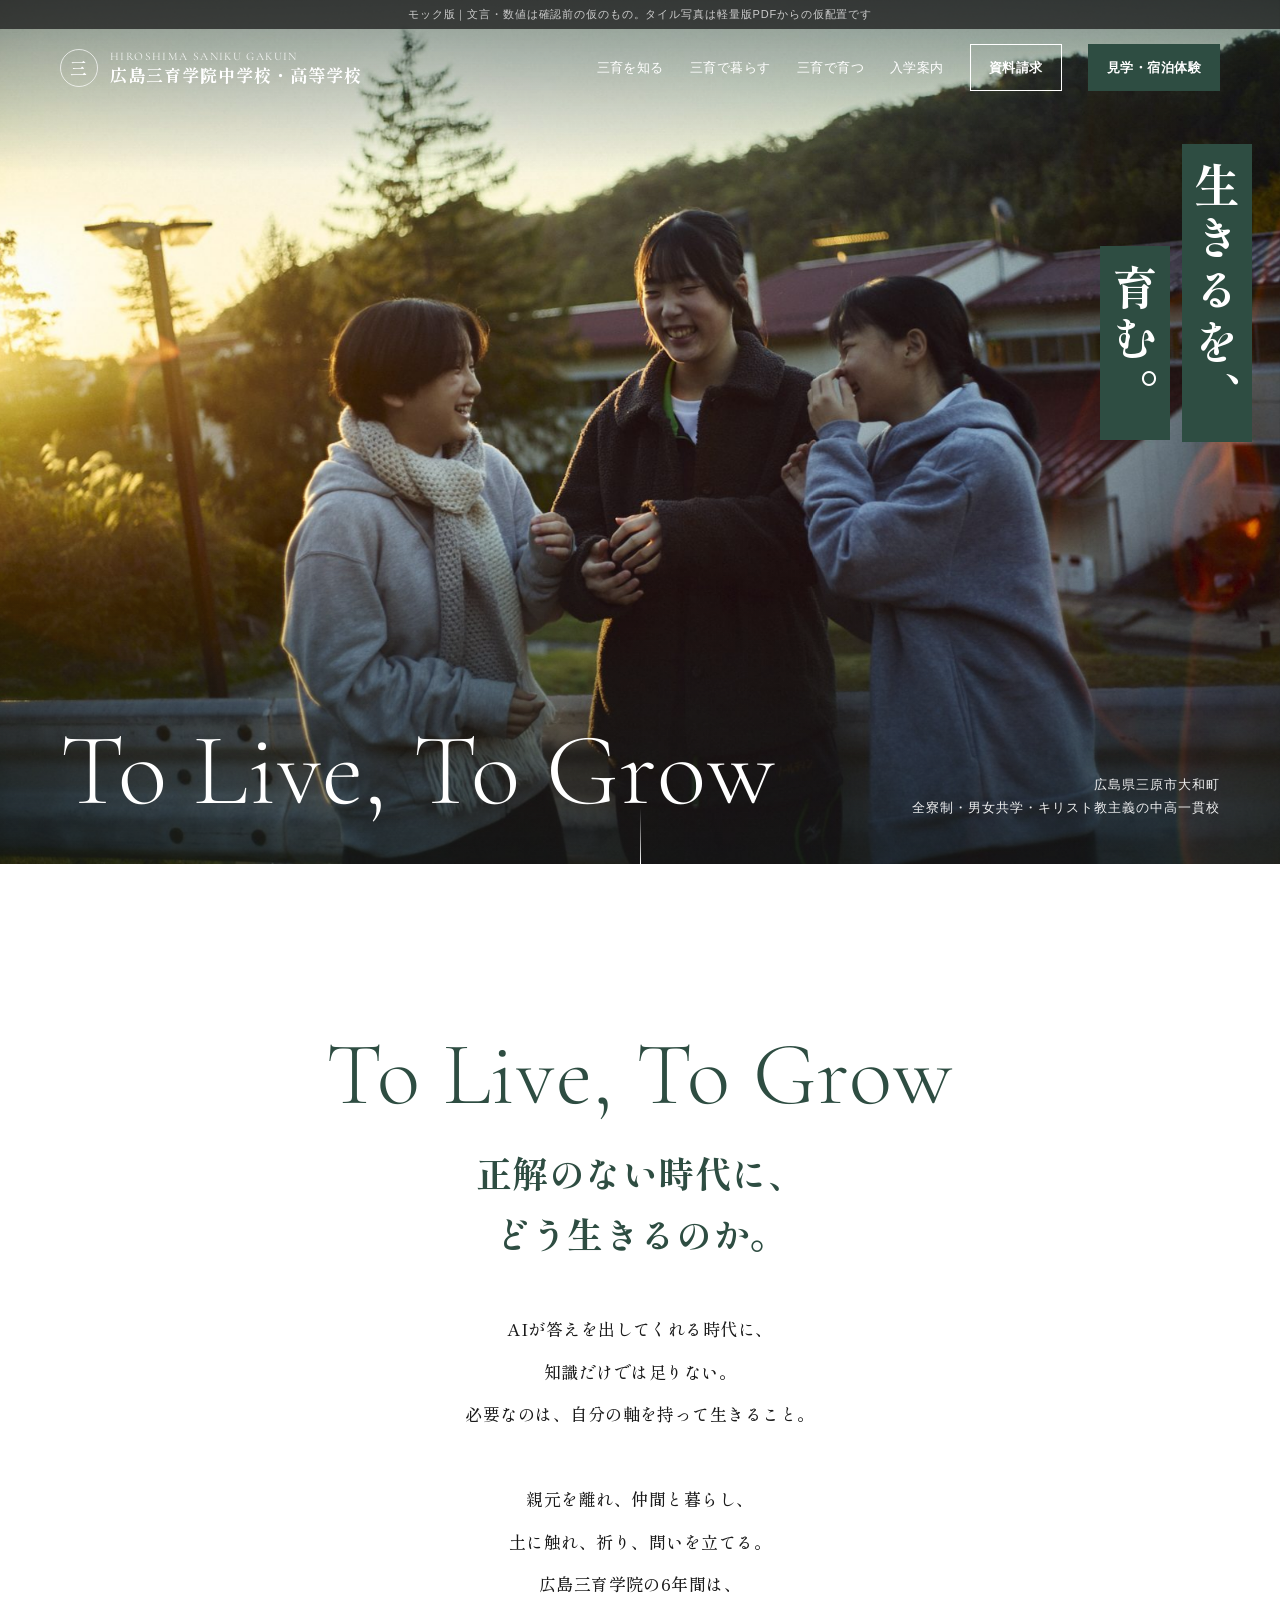
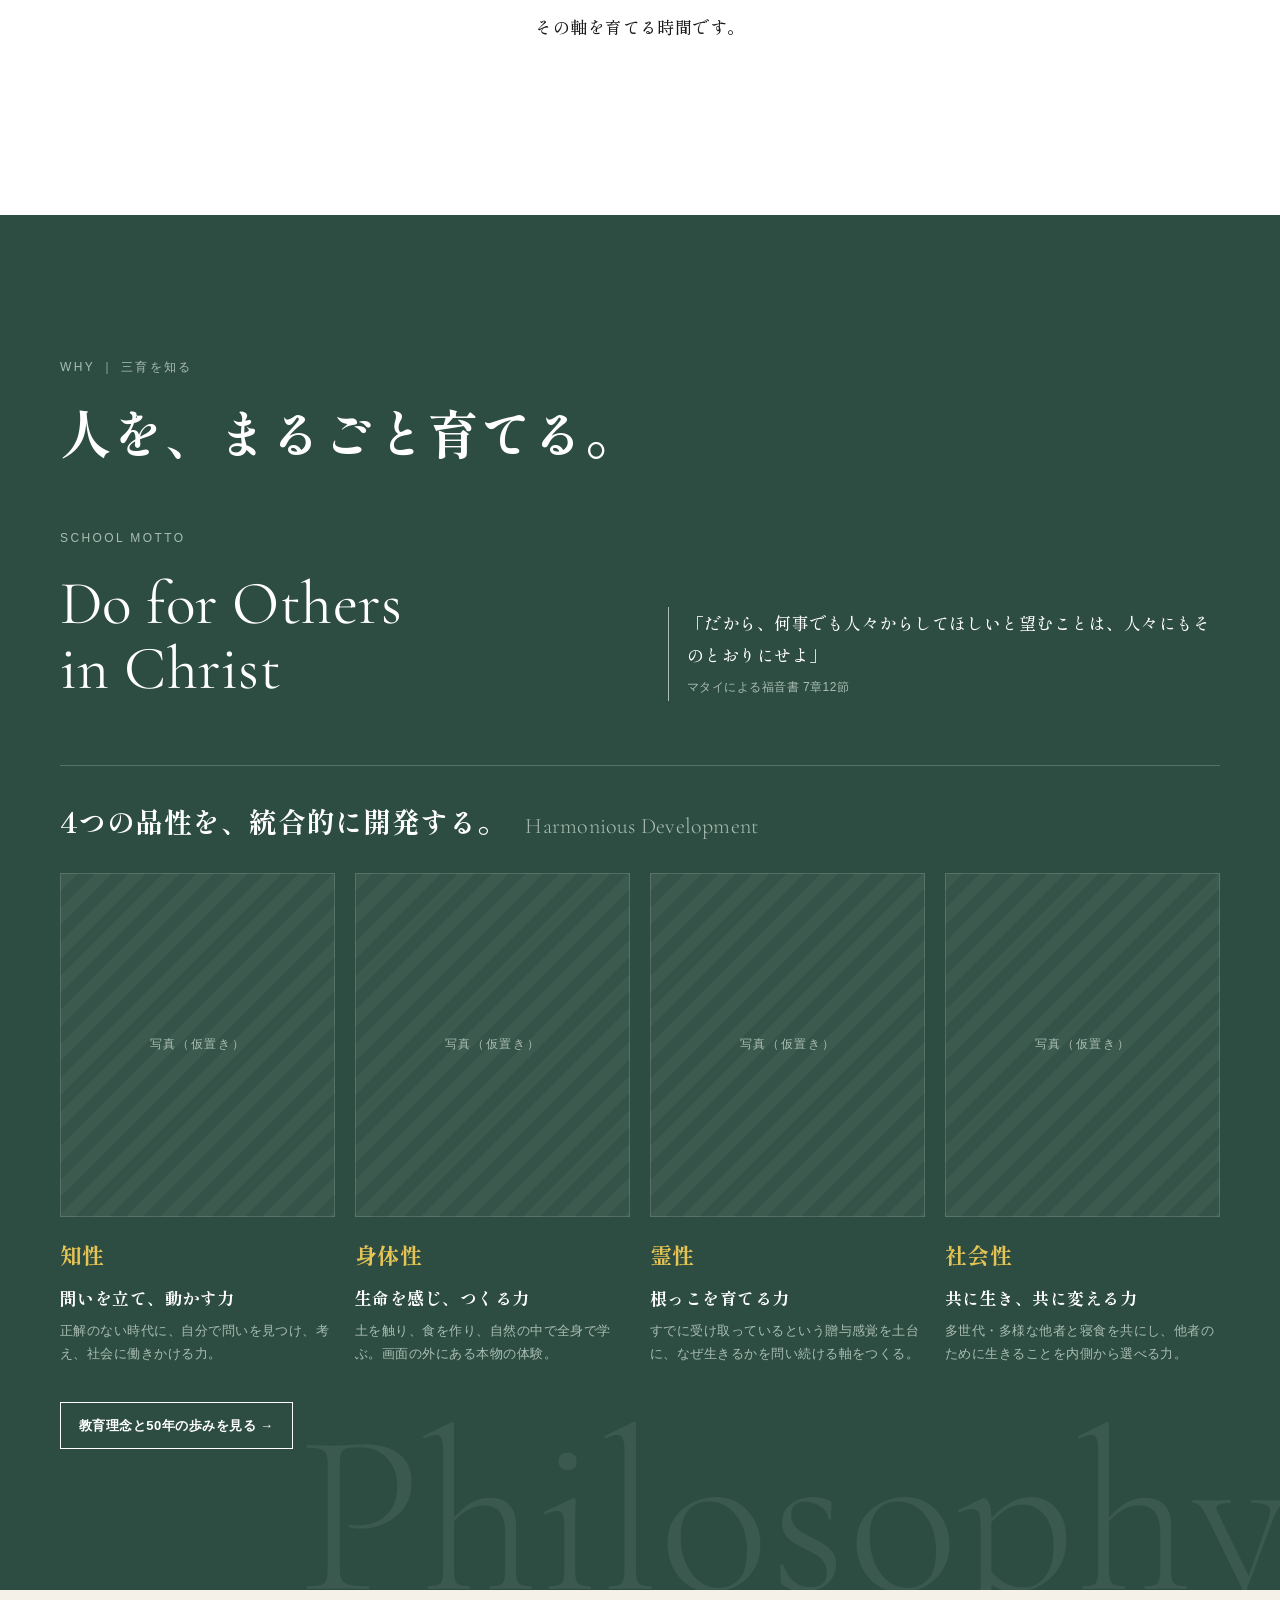
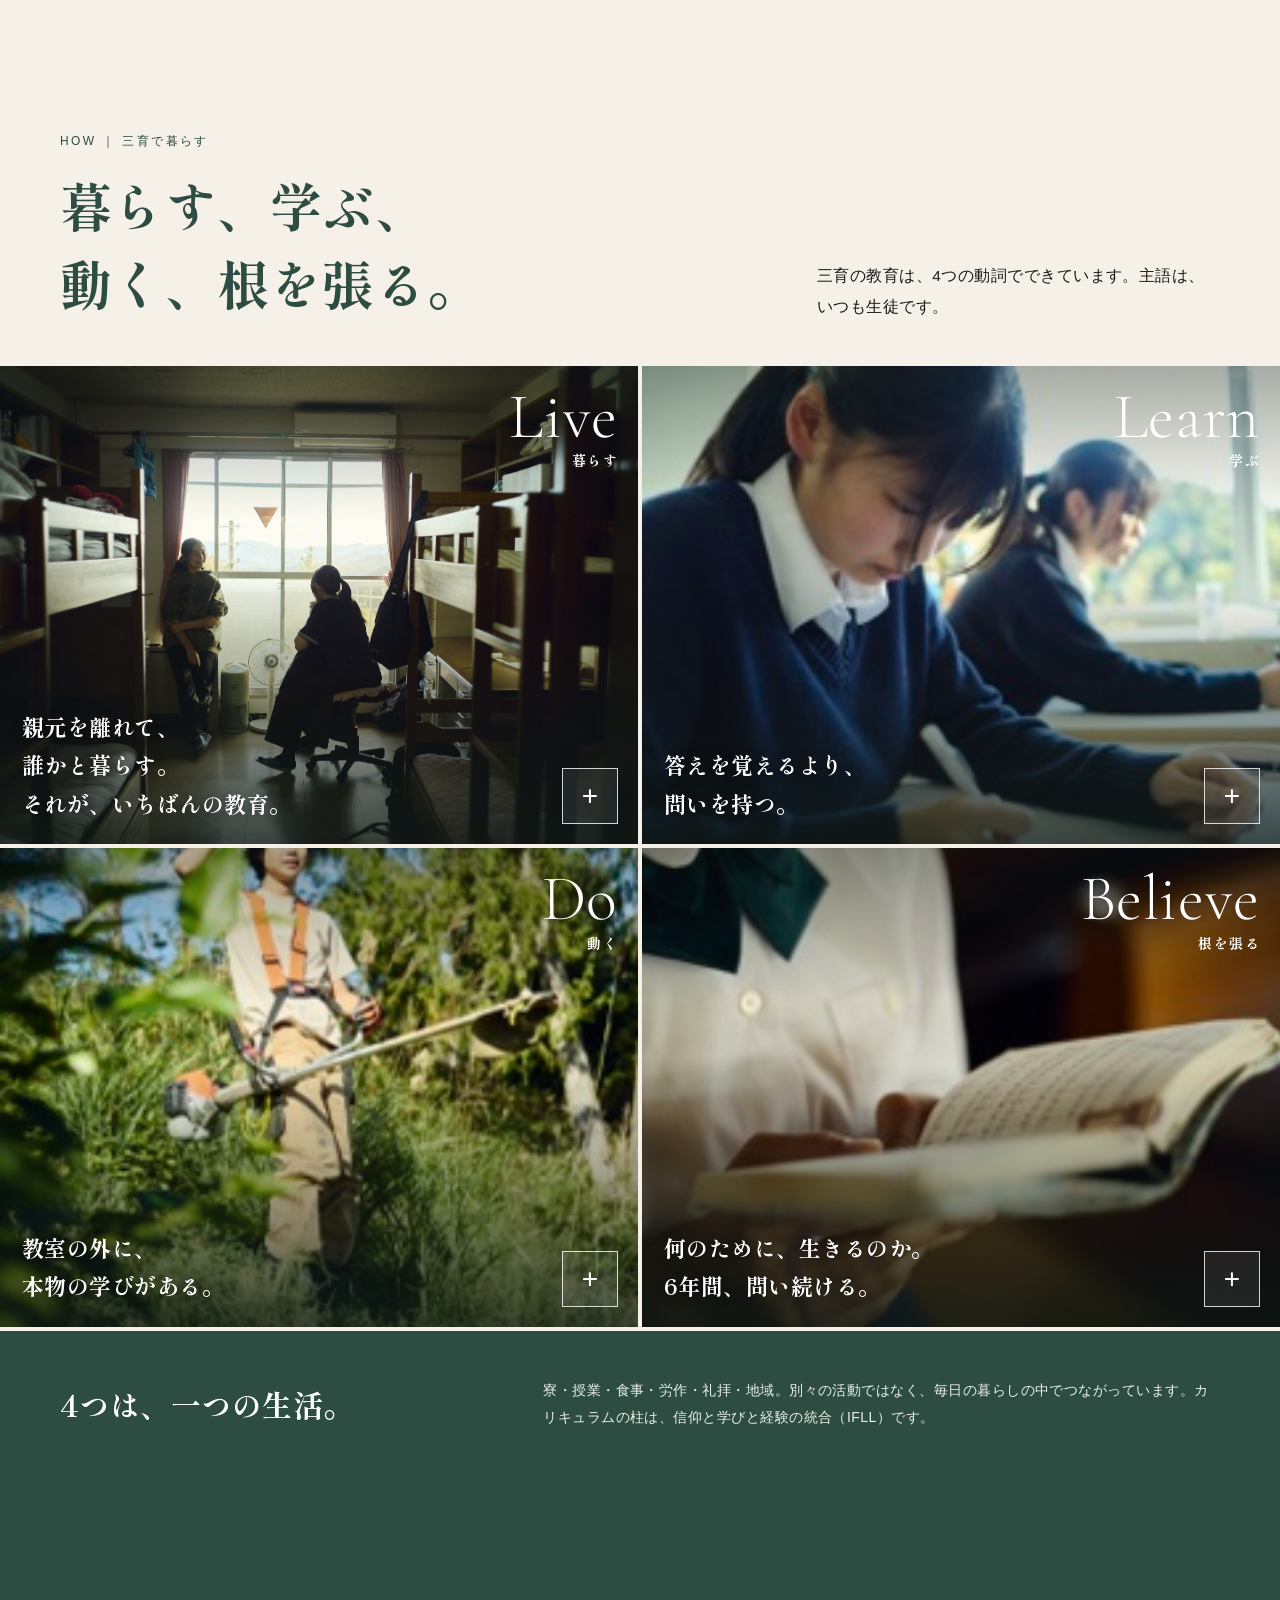
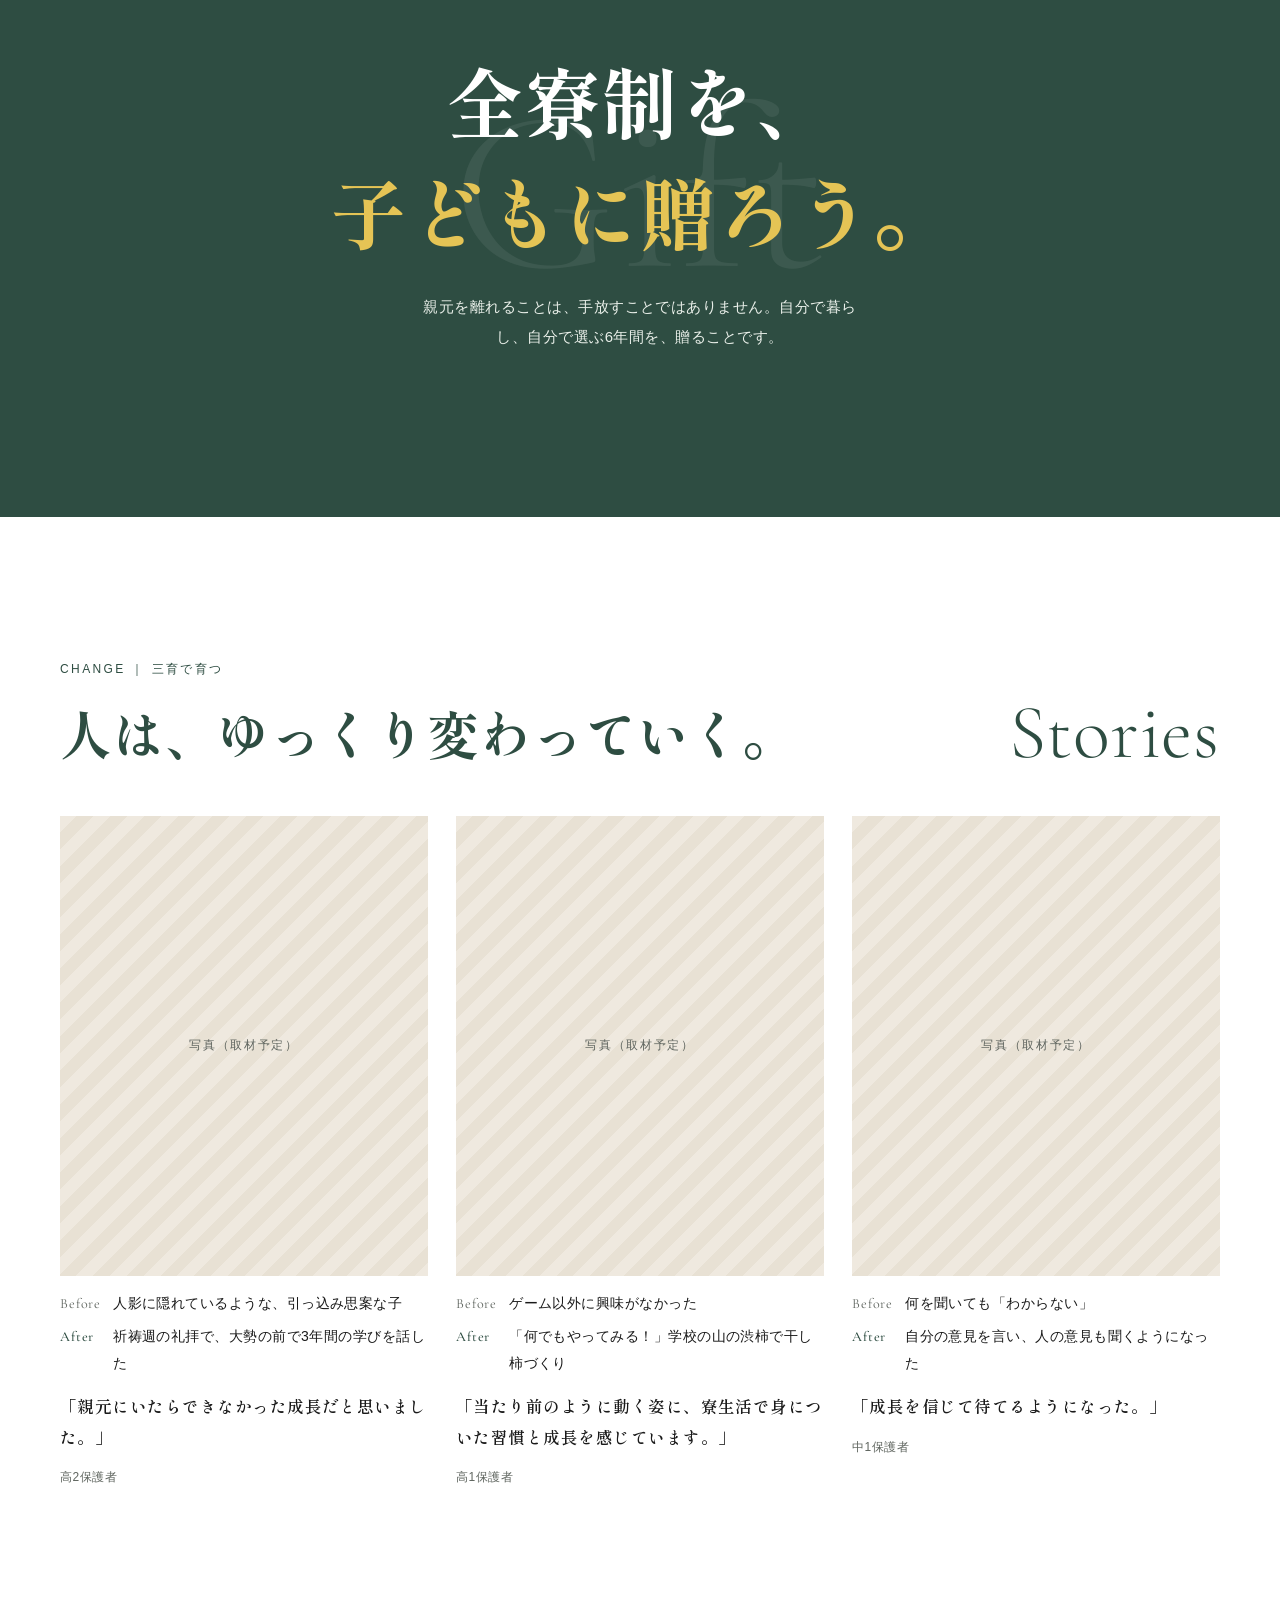
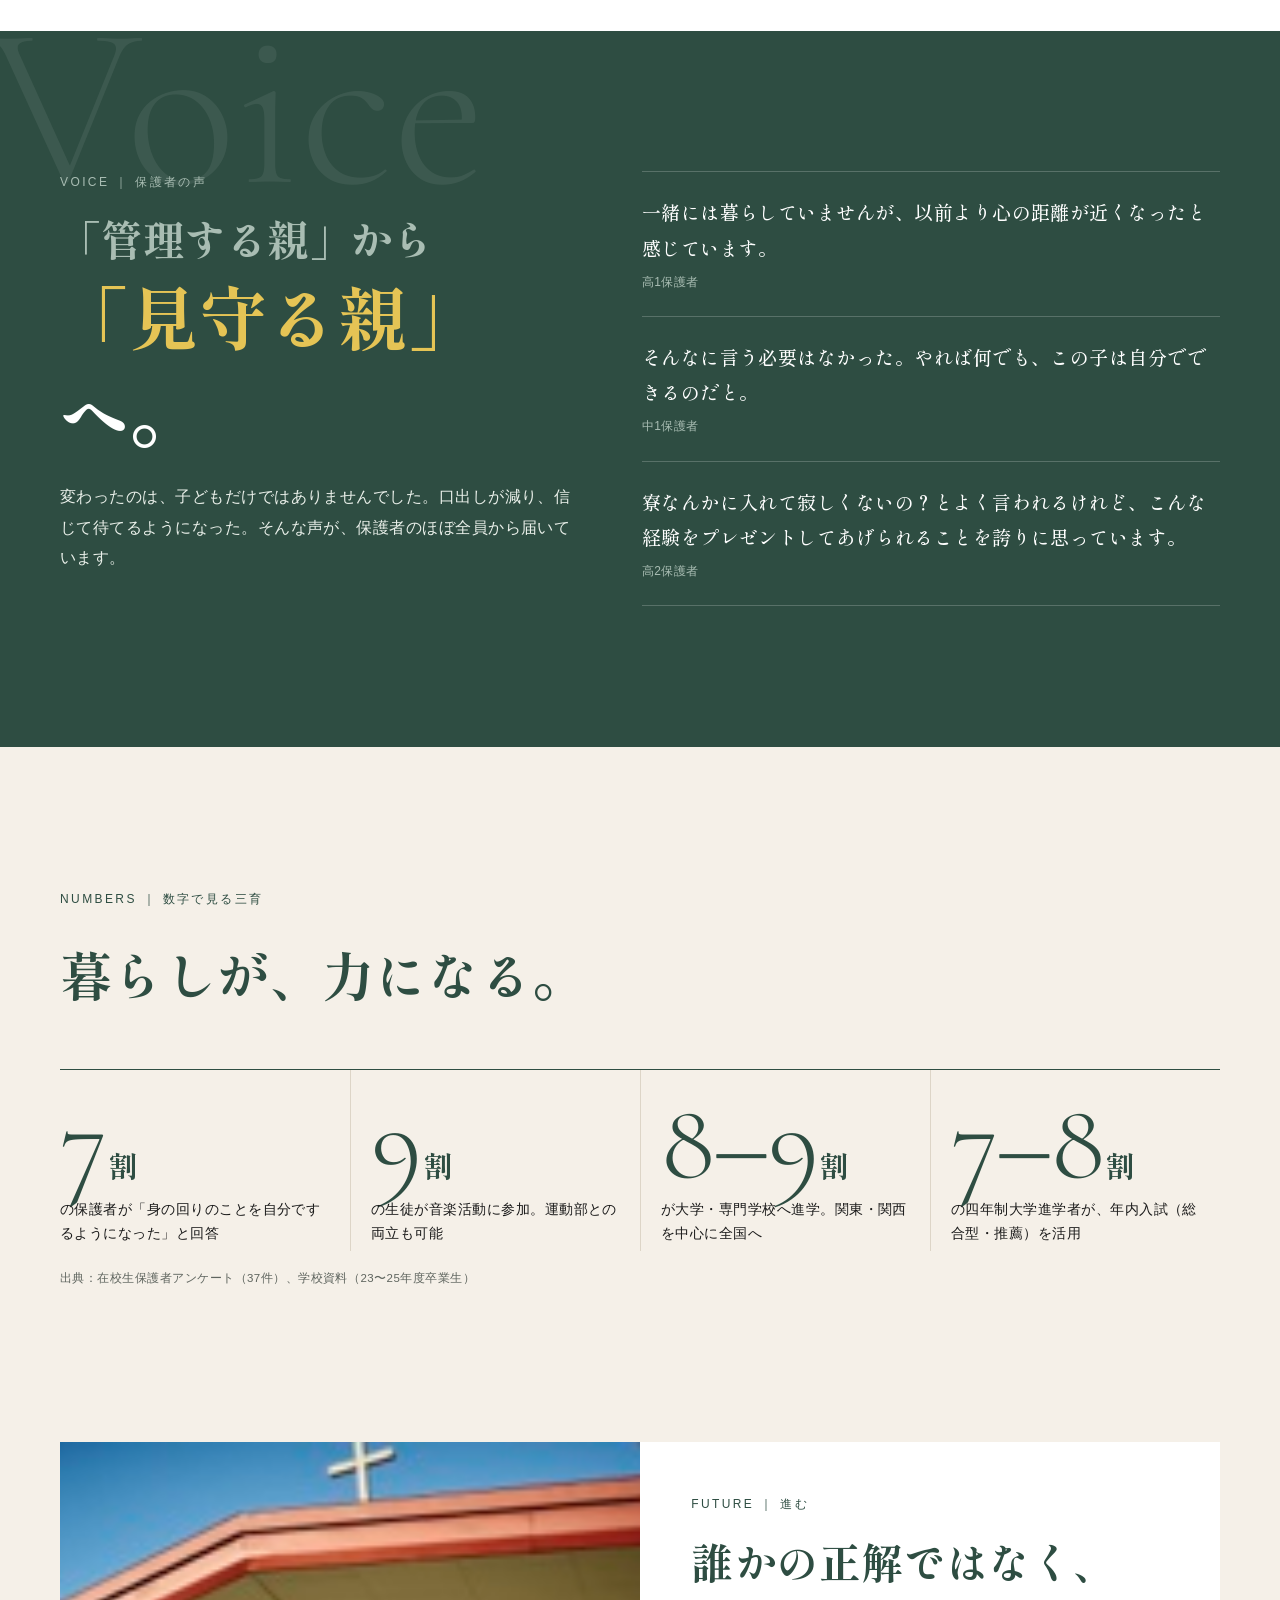
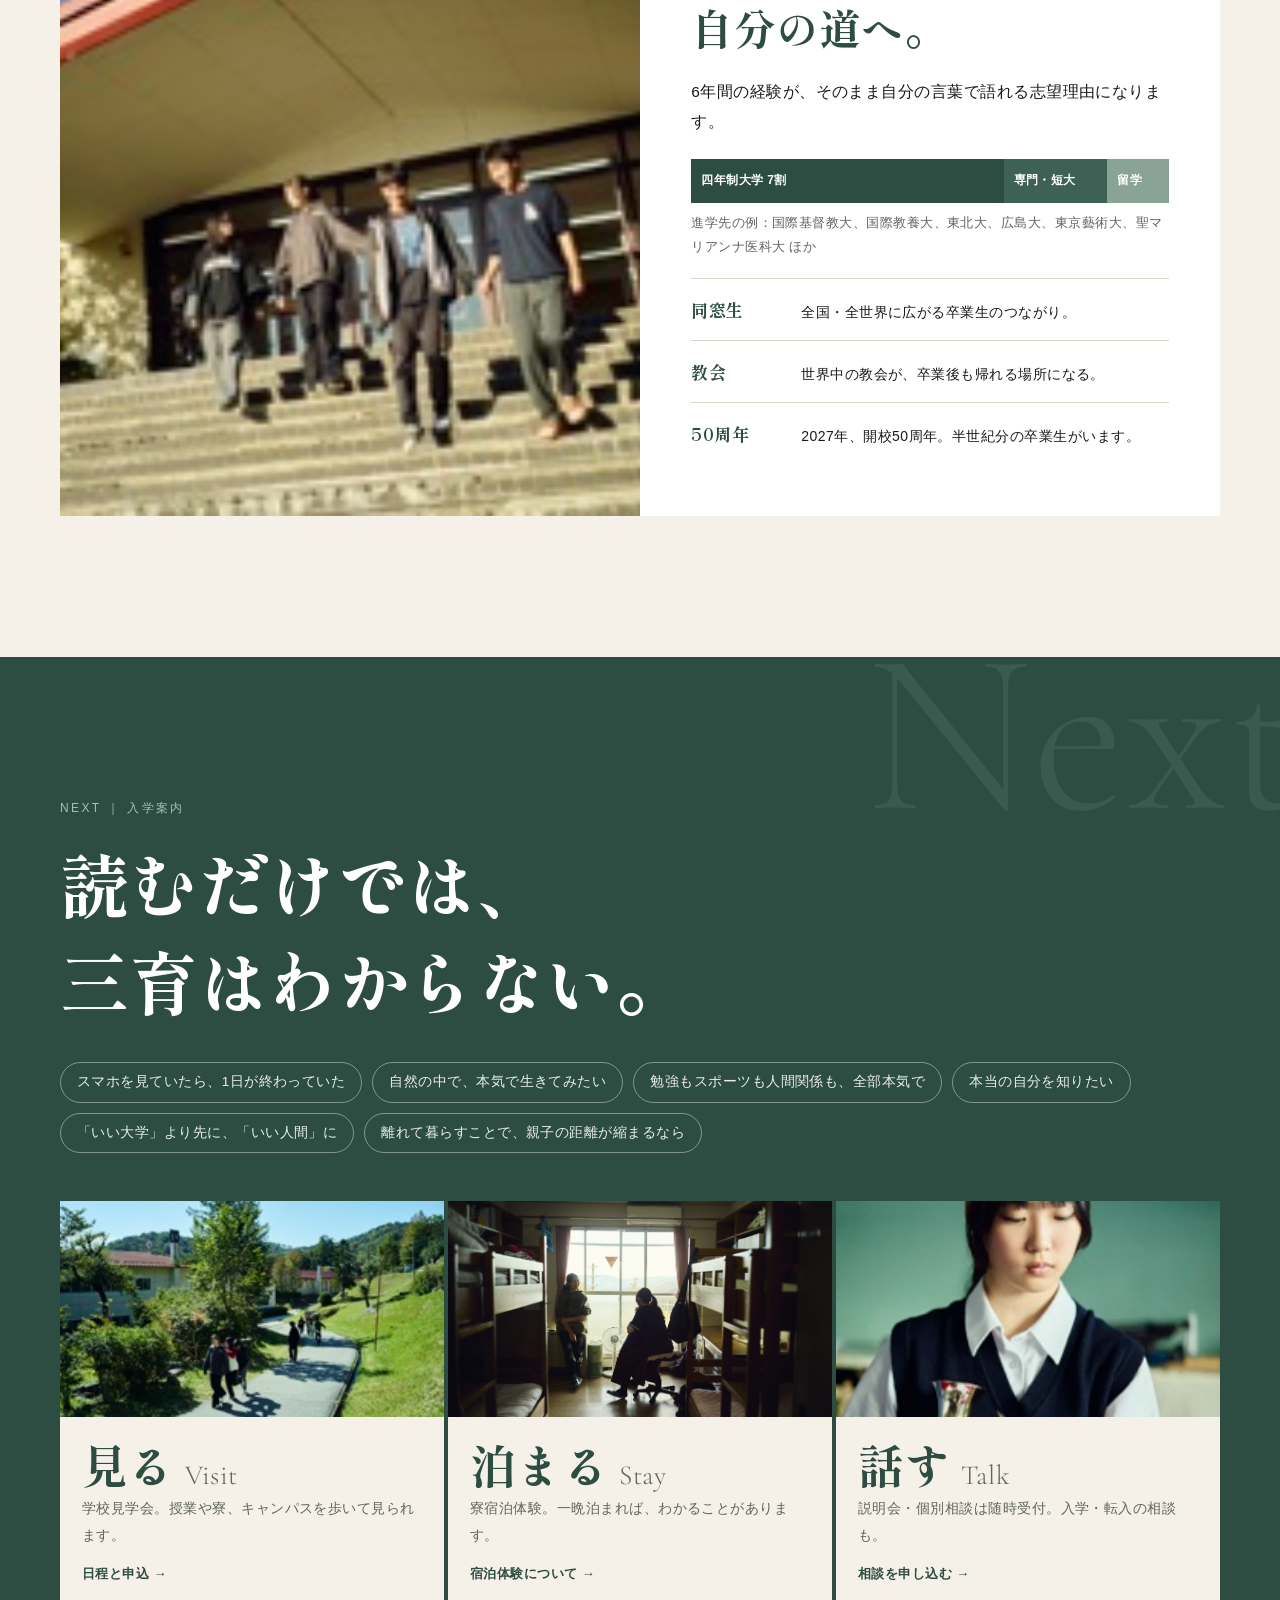
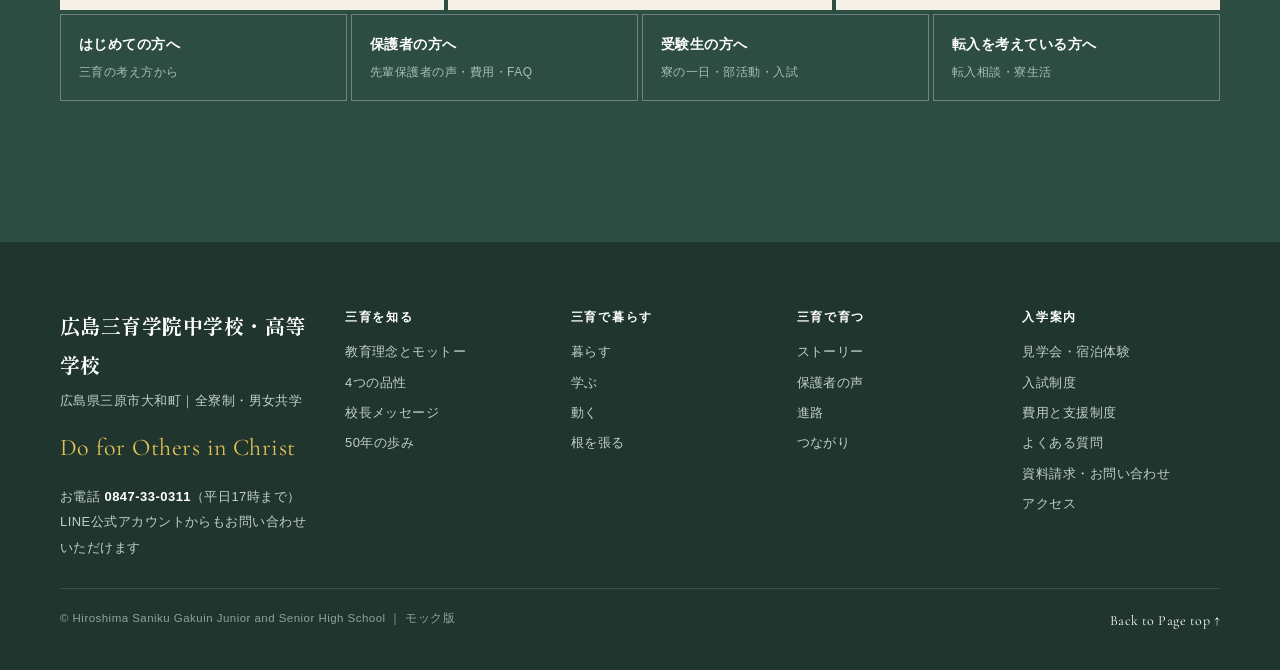
<file: index.html>
<!doctype html><html><head><meta charset=utf8><meta name=viewport content="width=device-width,initial-scale=1,viewport-fit=cover"><style>:root{color-scheme:light;box-sizing:border-box;padding-top:env(safe-area-inset-top,0px);padding-bottom:env(safe-area-inset-bottom,0px)}html{scroll-padding-top:env(safe-area-inset-top,0px)}body{margin:0;padding:0;font:14px -apple-system,BlinkMacSystemFont,sans-serif;background:#fff;color:#000}img{max-width:100%}[hidden]:not([hidden=until-found i]){display:none!important}</style></head><body>
<title>三育 Web School Guide</title>
<meta name="claude:viewport-fit-sides" content="cover">
<link rel="preconnect" href="https://fonts.googleapis.com">
<link rel="stylesheet" href="https://fonts.googleapis.com/css2?family=Shippori+Mincho:wght@500;700;800&family=Zen+Kaku+Gothic+New:wght@400;500;700&family=Cormorant+Garamond:wght@300;400;500&display=swap">
<style>
/* Layout: ブランドカラーは深緑1色を「面」で使う。写真が主役で、短いコピーを写真の上に直接置き、詳細は＋ボタンのモーダルへ。英字は細いセリフ体を大きく重ねる */
:root{
  --bg:#f5f0e8; --white:#ffffff; --ink:#1a1a1a; --green:#2e4d42; --green-l:#3d6255; --mute:#5f655f; --line:#ddd5c7;
  --on-g:#e9efe9; --on-g-mute:#a9bdb3; --accent:#e5c455;
  --display:"Shippori Mincho","Hiragino Mincho ProN","Yu Mincho",serif;
  --latin:"Cormorant Garamond",Georgia,serif;
  --body:"Zen Kaku Gothic New","Hiragino Sans","Yu Gothic",sans-serif;
  color-scheme:light;
}
*{box-sizing:border-box}
html{scroll-behavior:smooth}
body{background:var(--bg);color:var(--ink);font-family:var(--body);font-size:15.5px;line-height:1.95;letter-spacing:.03em;overflow-x:hidden}
a{color:inherit}
img{display:block;max-width:100%}
.in{max-width:1200px;margin:0 auto;padding-left:max(20px,env(safe-area-inset-left,0px));padding-right:max(20px,env(safe-area-inset-right,0px))}
a:focus-visible,button:focus-visible{outline:2px solid var(--accent);outline-offset:3px}
.mock{position:absolute;top:0;left:0;right:0;z-index:6;background:rgba(26,26,26,.75);color:#ccc;font-size:11px;text-align:center;padding:4px 16px;letter-spacing:.08em}
.en{font-family:var(--latin);font-weight:300;letter-spacing:.01em}
.tag{display:block;font-size:12px;letter-spacing:.2em;color:var(--green);font-weight:500}
.g .tag{color:var(--on-g-mute)}
.mincho{font-family:var(--display)}

/* ===== header ===== */
.hbar{position:absolute;top:0;left:0;right:0;z-index:5;color:#fff}
.hbar .in{display:flex;align-items:center;justify-content:space-between;gap:16px;padding-block:44px 18px}
.logo{display:flex;align-items:center;gap:12px;text-decoration:none}
.logo i{width:38px;height:38px;border:1px solid rgba(255,255,255,.7);border-radius:50%;display:grid;place-items:center;font-style:normal;font-family:var(--display);font-weight:800;font-size:17px}
.logo span{display:grid;line-height:1.3}
.logo small{font-family:var(--latin);font-size:11.5px;letter-spacing:.12em;opacity:.85}
.logo b{font-family:var(--display);font-weight:700;font-size:17px;letter-spacing:.06em}
nav.gnav{display:flex;align-items:center;gap:26px;font-size:13px}
nav.gnav a{text-decoration:none}
nav.gnav a:hover{opacity:.75}
.btn{display:inline-flex;align-items:center;gap:10px;text-decoration:none;font-size:13px;font-weight:700;padding:10px 18px;border:1px solid currentColor;white-space:nowrap}
.btn.solid{background:var(--green);border-color:var(--green);color:#fff}

/* ===== hero ===== */
.hero{position:relative;height:clamp(600px,96vh,980px);overflow:hidden;background:#20302a}
.hero picture,.hero img{position:absolute;inset:0;width:100%;height:100%;object-fit:cover;object-position:46% 40%}
.hero::after{content:"";position:absolute;inset:0;background:linear-gradient(180deg,rgba(20,30,26,.42) 0%,rgba(20,30,26,0) 20%,rgba(20,30,26,0) 62%,rgba(20,30,26,.55) 100%)}
.hcopy{position:absolute;z-index:3;right:max(28px,env(safe-area-inset-right,0px));top:clamp(110px,16vh,170px);display:flex;flex-direction:row-reverse;gap:12px;align-items:flex-start;margin:0}
.hcopy span{writing-mode:vertical-rl;background:var(--green);color:#fff;font-family:var(--display);font-weight:700;font-size:clamp(28px,3.6vw,48px);line-height:1;letter-spacing:.14em;padding:18px 12px}
.hcopy span:nth-child(2){margin-top:clamp(64px,8vw,118px)}
.hfoot{position:absolute;left:0;right:0;bottom:clamp(26px,5vh,52px);z-index:3;color:#fff}
.hfoot .in{display:flex;justify-content:space-between;align-items:flex-end;gap:18px;flex-wrap:wrap}
.hfoot .en{font-size:clamp(46px,8vw,118px);line-height:.95;margin:0}
.hfoot small{display:block;font-size:12.5px;letter-spacing:.08em;opacity:.92;text-align:right;line-height:1.8}
.scroll{position:absolute;left:50%;bottom:0;z-index:3;width:1px;height:56px;background:linear-gradient(rgba(255,255,255,0),#fff)}

/* ===== concept ===== */
.concept{padding-block:clamp(100px,13vw,170px);text-align:center;background:var(--white)}
.concept .en{display:block;font-size:clamp(46px,7vw,92px);color:var(--green);line-height:1}
.concept h2{font-family:var(--display);font-weight:700;font-size:clamp(24px,3.2vw,36px);color:var(--green);margin:22px 0 44px;line-height:1.7}
.concept p{margin:0 auto;font-family:var(--display);font-weight:500;font-size:clamp(15px,1.5vw,17px);line-height:2.5;max-width:30em}

/* ===== philosophy (green field) ===== */
.g{background:var(--green);color:var(--on-g)}
.phil{padding-block:clamp(90px,11vw,150px);overflow:hidden;position:relative}
.ghost{position:absolute;font-family:var(--latin);font-weight:300;color:rgba(255,255,255,.07);font-size:clamp(110px,18vw,280px);line-height:.8;white-space:nowrap;pointer-events:none;user-select:none}
.phil .ghost{right:-1vw;bottom:-.08em}
.phil h2{font-family:var(--display);font-weight:700;font-size:clamp(28px,4.2vw,52px);color:#fff;margin:14px 0 0;line-height:1.5}
.phil .row{display:grid;grid-template-columns:minmax(0,1fr) minmax(0,1fr);gap:56px;margin-top:56px;align-items:start;position:relative}
.motto{display:grid;gap:22px}
.motto .m{font-family:var(--latin);font-weight:400;font-size:clamp(38px,4.8vw,64px);line-height:1.05;color:#fff;margin:0}
.verse{border-left:1px solid var(--on-g-mute);padding-left:18px}
.verse p{margin:0;font-family:var(--display);font-weight:500;font-size:17px;line-height:1.9;color:#fff}
.verse small{font-size:12px;color:var(--on-g-mute)}
.intel h3{font-family:var(--display);font-weight:700;font-size:20px;color:#fff;margin:0 0 4px}
.intel .sub{font-family:var(--latin);font-size:20px;color:var(--on-g-mute);margin:0 0 18px}
.intel ul{list-style:none;margin:0;padding:0;border-top:1px solid rgba(255,255,255,.18)}
.intel li{display:grid;grid-template-columns:76px minmax(0,1fr);gap:16px;padding:18px 0;border-bottom:1px solid rgba(255,255,255,.18);align-items:baseline}
.intel li b{font-family:var(--display);font-weight:800;font-size:20px;color:var(--accent)}
.intel li strong{display:block;font-family:var(--display);font-weight:700;font-size:16.5px;color:#fff;line-height:1.6}
.intel li span{font-size:13px;color:var(--on-g-mute);line-height:1.8}


.hhead{position:relative;display:flex;flex-wrap:wrap;align-items:baseline;gap:6px 20px;margin:64px 0 24px;border-top:1px solid rgba(255,255,255,.2);padding-top:28px}
.hhead h3{font-family:var(--display);font-weight:700;font-size:clamp(20px,2.4vw,28px);color:#fff;margin:0}
.hhead .en{font-size:22px;color:var(--on-g-mute)}
.htiles{position:relative;display:grid;grid-template-columns:repeat(4,minmax(0,1fr));gap:20px}
.ht{display:grid;gap:8px;align-content:start}
.ht .ph{aspect-ratio:4/5;background:repeating-linear-gradient(135deg,rgba(255,255,255,.07) 0 12px,rgba(255,255,255,.03) 12px 24px);border:1px solid rgba(255,255,255,.15);display:grid;place-items:center;font-size:12px;color:var(--on-g-mute);letter-spacing:.14em;margin-bottom:8px}
.ht b{font-family:var(--display);font-weight:800;font-size:22px;color:var(--accent)}
.ht strong{font-family:var(--display);font-weight:700;font-size:17px;color:#fff;line-height:1.6}
.ht span{font-size:13px;color:var(--on-g-mute);line-height:1.8}
@media (max-width:900px){.htiles{grid-template-columns:repeat(2,minmax(0,1fr))}}
@media (max-width:460px){.htiles{grid-template-columns:1fr}.ht .ph{aspect-ratio:16/9}}
/* ===== method tiles ===== */
.how{padding-block:clamp(90px,11vw,150px) 0;background:var(--bg)}
.how .head{display:grid;grid-template-columns:minmax(0,1fr) minmax(0,26em);gap:32px;align-items:end;margin-bottom:44px}
.how h2{font-family:var(--display);font-weight:700;font-size:clamp(28px,4.2vw,52px);color:var(--green);margin:12px 0 0;line-height:1.5}
.how .head p{margin:0}
.tiles{display:grid;grid-template-columns:repeat(2,minmax(0,1fr));gap:4px}
.tile{position:relative;overflow:hidden;background:#20302a;color:#fff;aspect-ratio:4/3;min-height:340px}
.tile img{position:absolute;inset:0;width:100%;height:100%;object-fit:cover;transition:transform 1.2s cubic-bezier(.2,.7,.2,1)}
.tile:hover img{transform:scale(1.04)}
.tile::after{content:"";position:absolute;inset:0;background:linear-gradient(180deg,rgba(15,25,21,.35) 0%,rgba(15,25,21,0) 32%,rgba(15,25,21,0) 45%,rgba(15,25,21,.78) 100%)}
.tile .lab{position:absolute;z-index:2;top:16px;right:20px;text-align:right;line-height:1.1}
.tile .lab .en{display:block;font-size:clamp(44px,5vw,72px)}
.tile .lab small{font-family:var(--display);font-weight:700;font-size:14px;letter-spacing:.1em}
.tile .cp{position:absolute;z-index:2;left:22px;bottom:22px;right:96px;margin:0;font-family:var(--display);font-weight:700;font-size:clamp(17px,1.8vw,22px);line-height:1.75;text-shadow:0 1px 12px rgba(0,0,0,.35)}
.plus{position:absolute;z-index:3;right:20px;bottom:20px;width:56px;height:56px;border:1px solid rgba(255,255,255,.8);background:rgba(255,255,255,.08);color:#fff;font-size:28px;font-weight:300;line-height:1;cursor:pointer;display:grid;place-items:center;transition:background .2s}
.plus:hover{background:rgba(255,255,255,.22)}
.ifll{background:var(--green);color:var(--on-g);margin-top:4px}
.ifll .in{display:grid;grid-template-columns:minmax(0,1fr) minmax(0,1.5fr);gap:32px;padding-block:44px;align-items:center}
.ifll b{font-family:var(--display);font-weight:700;font-size:clamp(22px,2.6vw,30px);color:#fff}
.ifll p{margin:0;font-size:14px}

/* modal */
dialog{border:0;padding:0;max-width:min(720px,calc(100vw - 32px));width:100%;background:var(--white);color:var(--ink)}
dialog::backdrop{background:rgba(20,30,26,.72)}
.md img{width:100%;aspect-ratio:16/8;object-fit:cover}
.md .bd{padding:28px 30px 32px;display:grid;gap:14px}
.md .en{font-size:46px;color:var(--green);line-height:1}
.md h3{font-family:var(--display);font-weight:700;font-size:22px;margin:0;color:var(--green)}
.md ul{margin:0;padding:0;list-style:none;display:grid;grid-template-columns:1fr 1fr;gap:0 24px}
.md li{padding:10px 0;border-bottom:1px solid var(--line);font-size:14px}
.md .close{position:absolute;top:12px;right:12px;width:44px;height:44px;border:0;background:var(--green);color:#fff;font-size:22px;cursor:pointer}
.md{position:relative}
.md .go{justify-self:start;margin-top:6px}

/* ===== statement ===== */
.gift{padding-block:clamp(100px,13vw,170px);position:relative;overflow:hidden;text-align:center}
.gift .ghost{left:50%;top:50%;transform:translate(-50%,-52%)}
.gift p.s{position:relative;font-family:var(--display);font-weight:800;font-size:clamp(34px,6vw,84px);color:#fff;margin:0;line-height:1.45}
.gift p.s em{font-style:normal;color:var(--accent)}
.gift p.n{position:relative;margin:26px auto 0;max-width:30em;font-size:15px}

/* ===== change / voice ===== */
.change{padding-block:clamp(90px,11vw,150px);background:var(--white)}
.change .head{display:flex;justify-content:space-between;align-items:flex-end;gap:24px;flex-wrap:wrap;margin-bottom:44px}
.change h2{font-family:var(--display);font-weight:700;font-size:clamp(28px,4.2vw,52px);color:var(--green);margin:12px 0 0;line-height:1.5}
.change .head .en{font-size:clamp(46px,6vw,80px);color:var(--green);line-height:1}
.stories{display:grid;grid-template-columns:repeat(3,minmax(0,1fr));gap:28px}
.story{display:grid;gap:14px;align-content:start}
.story .ph{aspect-ratio:4/5;background:repeating-linear-gradient(135deg,#efe9df 0 12px,#e8e1d4 12px 24px);display:grid;place-items:center;font-size:12px;color:var(--mute);letter-spacing:.14em}
.ba{display:grid;grid-template-columns:auto 1fr;gap:6px 12px;font-size:14px;align-items:baseline}
.ba i{font-style:normal;font-family:var(--latin);font-size:14px;letter-spacing:.06em;color:var(--mute)}
.ba i.a{color:var(--green);font-weight:500}
.story q{font-family:var(--display);font-weight:600;font-size:16.5px;line-height:1.85;quotes:"「" "」"}
.story small{font-size:12px;color:var(--mute)}

.voice{padding-block:clamp(90px,11vw,150px);position:relative;overflow:hidden}
.voice .ghost{left:-1vw;top:-.06em}
.voice .row{display:grid;grid-template-columns:minmax(0,1fr) minmax(0,1.1fr);gap:56px;position:relative;align-items:start}
.voice .big{font-family:var(--display);font-weight:800;font-size:clamp(34px,5.4vw,70px);line-height:1.4;color:#fff;margin:14px 0 22px}
.voice .big span{display:block;color:var(--on-g-mute);font-size:.6em}
.voice .big em{font-style:normal;color:var(--accent)}
.quotes{border-top:1px solid rgba(255,255,255,.2)}
.quotes figure{margin:0;padding:22px 0;border-bottom:1px solid rgba(255,255,255,.2)}
.quotes blockquote{margin:0;font-family:var(--display);font-weight:500;font-size:clamp(16px,1.7vw,19px);line-height:1.85;color:#fff}
.quotes figcaption{font-size:12px;color:var(--on-g-mute);margin-top:6px}

/* ===== numbers ===== */
.numbers{padding-block:clamp(90px,11vw,150px)}
.numbers h2{font-family:var(--display);font-weight:700;font-size:clamp(28px,4.2vw,52px);color:var(--green);margin:12px 0 44px}
.nums{display:grid;grid-template-columns:repeat(4,minmax(0,1fr));border-top:1px solid var(--green)}
.nums div{padding:28px 20px 6px 0;display:grid;gap:12px;align-content:start}
.nums div+div{padding-left:20px;border-left:1px solid var(--line)}
.nums b{font-family:var(--latin);font-weight:300;font-size:clamp(70px,8.6vw,124px);line-height:.8;color:var(--green);letter-spacing:-.02em}
.nums b small{font-family:var(--display);font-weight:700;font-size:.26em;letter-spacing:0;margin-left:4px}
.nums p{margin:0;font-size:13.5px;line-height:1.75}
.src{font-size:11.5px;color:var(--mute);margin-top:16px}

/* ===== future ===== */
.future{padding-block:0 clamp(90px,11vw,150px)}
.future .wrap{display:grid;grid-template-columns:minmax(0,1fr) minmax(0,1fr);gap:0;background:var(--white)}
.future .ph{position:relative;min-height:380px}
.future .ph img{position:absolute;inset:0;width:100%;height:100%;object-fit:cover}
.future .tx{padding:clamp(32px,4vw,56px)}
.future h2{font-family:var(--display);font-weight:700;font-size:clamp(26px,3.4vw,42px);color:var(--green);margin:12px 0 18px;line-height:1.55}
.split{display:flex;height:44px;margin:22px 0 8px;font-size:12px;color:#fff;font-weight:700}
.split span{display:flex;align-items:center;padding:0 10px;white-space:nowrap;overflow:hidden}
.legend{font-size:12.5px;color:var(--mute);margin:0 0 18px}
.links div{padding:14px 0;border-top:1px solid var(--line);display:grid;grid-template-columns:96px minmax(0,1fr);gap:14px;align-items:baseline}
.links b{font-family:var(--display);font-weight:700;color:var(--green);font-size:17px}
.links p{margin:0;font-size:14px}

/* ===== next ===== */
.next{padding-block:clamp(90px,11vw,150px);position:relative;overflow:hidden}
.next .ghost{right:-2vw;top:-.06em}
.next h2{position:relative;font-family:var(--display);font-weight:800;font-size:clamp(32px,5.4vw,72px);color:#fff;margin:14px 0 0;line-height:1.4}
.wish{position:relative;display:flex;flex-wrap:wrap;gap:10px;margin:34px 0 48px;padding:0;list-style:none}
.wish li{border:1px solid rgba(255,255,255,.4);padding:6px 16px;font-size:13.5px;border-radius:999px}
.steps{position:relative;display:grid;grid-template-columns:repeat(3,minmax(0,1fr));gap:4px}
.steps a{background:var(--bg);color:var(--ink);text-decoration:none;display:grid;align-content:start;transition:background .2s}
.steps a:hover{background:#fff}
.steps .im{aspect-ratio:16/9;overflow:hidden;background:#cfd6cf}
.steps .im img{width:100%;height:100%;object-fit:cover}
.steps .tx{padding:22px 22px 24px;display:grid;gap:6px}
.steps .v{font-family:var(--display);font-weight:800;font-size:clamp(32px,3.6vw,46px);color:var(--green);line-height:1.1}
.steps .v .en{font-size:.6em;color:var(--mute);margin-left:10px}
.steps p{margin:0;font-size:13.5px;color:var(--mute)}
.steps .arrow{font-size:13px;color:var(--green);font-weight:700;margin-top:6px}
.paths{position:relative;display:grid;grid-template-columns:repeat(4,minmax(0,1fr));gap:4px;margin-top:4px}
.paths a{border:1px solid rgba(255,255,255,.3);color:#fff;text-decoration:none;padding:16px 18px;font-size:14px;font-weight:700;display:grid;gap:2px}
.paths a span{font-size:12px;font-weight:400;color:var(--on-g-mute)}
.paths a:hover{background:rgba(255,255,255,.07)}

footer{background:#1f352e;color:#c3cfc8;padding-block:64px 36px;font-size:13px}
footer .in{display:grid;grid-template-columns:minmax(0,1.3fr) repeat(4,minmax(0,1fr));gap:28px}
footer .name{font-family:var(--display);font-weight:700;font-size:20px;color:#fff;display:block;margin-bottom:4px}
footer .mt{font-family:var(--latin);font-size:24px;color:var(--accent);margin:12px 0}
footer h4{margin:0 0 10px;font-size:12px;letter-spacing:.14em;color:#fff}
footer ul{list-style:none;margin:0;padding:0;display:grid;gap:5px}
footer ul a{text-decoration:none}
footer ul a:hover{color:#fff}
.tel{user-select:all;color:#fff;font-weight:700}
.copy{grid-column:1/-1;border-top:1px solid rgba(255,255,255,.12);padding-top:18px;display:flex;justify-content:space-between;gap:16px;flex-wrap:wrap;font-size:11.5px;color:#8fa39a}
.copy a{color:#fff;text-decoration:none;font-family:var(--latin);font-size:14px}

@media (max-width:1000px){
  nav.gnav .t{display:none}
  .nums{grid-template-columns:repeat(2,minmax(0,1fr))}
  .nums div:nth-child(3){border-left:0;padding-left:0}
  .nums div:nth-child(n+3){border-top:1px solid var(--line)}
  .paths{grid-template-columns:repeat(2,minmax(0,1fr))}
  footer .in{grid-template-columns:repeat(2,minmax(0,1fr))}
  footer .in>div:first-child{grid-column:1/-1}
}
@media (max-width:760px){
  .logo small{display:none}
  .hero{height:clamp(600px,92vh,820px)}
  .hero img{object-position:52% 40%}
  .hcopy{top:96px;right:16px}
  .hfoot small{text-align:left}
  .phil .row,.how .head,.voice .row,.future .wrap,.ifll .in{grid-template-columns:1fr;gap:28px}
  .tiles,.stories,.steps{grid-template-columns:1fr}
  .tile{aspect-ratio:4/5;min-height:0}
  .future .ph{min-height:240px}
  .md ul{grid-template-columns:1fr}
}
@media (max-width:460px){
  .paths{grid-template-columns:1fr}
  .btn{padding:9px 12px;font-size:12px}
  .intel li{grid-template-columns:62px minmax(0,1fr)}
}
@media (prefers-reduced-motion:no-preference){
  .hero img{animation:zoom 2.6s cubic-bezier(.2,.7,.2,1) both}
  .hcopy span{animation:rise 1s .2s cubic-bezier(.2,.7,.2,1) both}
  .hcopy span:nth-child(2){animation-delay:.4s}
  @keyframes zoom{from{transform:scale(1.07)}to{transform:none}}
  @keyframes rise{from{transform:translateY(16px)}to{transform:none}}
}
@media (prefers-reduced-motion:reduce){html{scroll-behavior:auto}}
</style>

<div class="mock">モック版｜文言・数値は確認前の仮のもの。タイル写真は軽量版PDFからの仮配置です</div>

<header class="hbar">
  <div class="in">
    <a class="logo" href="#top"><i aria-hidden="true">三</i><span><small>HIROSHIMA SANIKU GAKUIN</small><b>広島三育学院中学校・高等学校</b></span></a>
    <nav class="gnav" aria-label="メインメニュー">
      <a class="t" href="why.html">三育を知る</a>
      <a class="t" href="how.html">三育で暮らす</a>
      <a class="t" href="change.html">三育で育つ</a>
      <a class="t" href="next.html">入学案内</a>
      <a class="btn" href="next.html#s6">資料請求</a>
      <a class="btn solid" href="next.html#s1">見学・宿泊体験</a>
    </nav>
  </div>
</header>

<main id="top">

<section class="hero" aria-label="生きるを、育む。">
  <img src="hero2.jpg" alt="夕日の中、寮の前で笑い合う3人の女子生徒">
  <h1 class="hcopy"><span>生きるを、</span><span>育む。</span></h1>
  <div class="hfoot"><div class="in">
    <p class="en">To Live, To Grow</p>
    <small>広島県三原市大和町<br>全寮制・男女共学・キリスト教主義の中高一貫校</small>
  </div></div>
  <span class="scroll" aria-hidden="true"></span>
</section>

<section class="concept" id="concept">
  <div class="in">
    <span class="en">To Live, To Grow</span>
    <h2>正解のない時代に、<br>どう生きるのか。</h2>
    <p>AIが答えを出してくれる時代に、<br>知識だけでは足りない。<br>必要なのは、自分の軸を持って生きること。<br><br>親元を離れ、仲間と暮らし、<br>土に触れ、祈り、問いを立てる。<br>広島三育学院の6年間は、<br>その軸を育てる時間です。</p>
  </div>
</section>

<section class="phil g" id="why">
  <span class="ghost" aria-hidden="true">Philosophy</span>
  <div class="in">
    <span class="tag">WHY ｜ 三育を知る</span>
    <h2>人を、まるごと育てる。</h2>
    <div class="row">
      <div class="motto">
        <span class="tag">SCHOOL MOTTO</span>
        <p class="m">Do for Others<br>in Christ</p>
      </div>
      <div class="verse" style="align-self:end"><p>「だから、何事でも人々からしてほしいと望むことは、人々にもそのとおりにせよ」</p><small>マタイによる福音書 7章12節</small></div>
    </div>
    <div class="hhead"><h3>4つの品性を、統合的に開発する。</h3><span class="en">Harmonious Development</span></div>
    <div class="htiles">
      <article class="ht"><div class="ph">写真（仮置き）</div><b>知性</b><strong>問いを立て、動かす力</strong><span>正解のない時代に、自分で問いを見つけ、考え、社会に働きかける力。</span></article>
      <article class="ht"><div class="ph">写真（仮置き）</div><b>身体性</b><strong>生命を感じ、つくる力</strong><span>土を触り、食を作り、自然の中で全身で学ぶ。画面の外にある本物の体験。</span></article>
      <article class="ht"><div class="ph">写真（仮置き）</div><b>霊性</b><strong>根っこを育てる力</strong><span>すでに受け取っているという贈与感覚を土台に、なぜ生きるかを問い続ける軸をつくる。</span></article>
      <article class="ht"><div class="ph">写真（仮置き）</div><b>社会性</b><strong>共に生き、共に変える力</strong><span>多世代・多様な他者と寝食を共にし、他者のために生きることを内側から選べる力。</span></article>
    </div>
    <a class="btn" href="why.html" style="margin-top:36px;color:#fff;position:relative">教育理念と50年の歩みを見る →</a>
  </div>
</section>

<section class="how" id="how">
  <div class="in head">
    <div><span class="tag">HOW ｜ 三育で暮らす</span><h2>暮らす、学ぶ、<br>動く、根を張る。</h2></div>
    <p>三育の教育は、4つの動詞でできています。主語は、いつも生徒です。</p>
  </div>
  <div class="tiles">
    <article class="tile"><img src="hero.jpg" alt="寮の部屋の窓辺で話す2人の生徒"><div class="lab"><span class="en">Live</span><small>暮らす</small></div><p class="cp">親元を離れて、<br>誰かと暮らす。<br>それが、いちばんの教育。</p><button class="plus" type="button" data-m="m-live" aria-label="暮らす の詳細を開く">+</button></article>
    <article class="tile"><img src="learn.jpg" alt="窓際の光の中でノートに書き込む生徒"><div class="lab"><span class="en">Learn</span><small>学ぶ</small></div><p class="cp">答えを覚えるより、<br>問いを持つ。</p><button class="plus" type="button" data-m="m-learn" aria-label="学ぶ の詳細を開く">+</button></article>
    <article class="tile"><img src="do.jpg" alt="緑の中で草刈りをする生徒"><div class="lab"><span class="en">Do</span><small>動く</small></div><p class="cp">教室の外に、<br>本物の学びがある。</p><button class="plus" type="button" data-m="m-do" aria-label="動く の詳細を開く">+</button></article>
    <article class="tile"><img src="believe.jpg" alt="聖書を開く生徒の手元"><div class="lab"><span class="en">Believe</span><small>根を張る</small></div><p class="cp">何のために、生きるのか。<br>6年間、問い続ける。</p><button class="plus" type="button" data-m="m-believe" aria-label="根を張る の詳細を開く">+</button></article>
  </div>
  <div class="ifll"><div class="in">
    <b>4つは、一つの生活。</b>
    <p>寮・授業・食事・労作・礼拝・地域。別々の活動ではなく、毎日の暮らしの中でつながっています。カリキュラムの柱は、信仰と学びと経験の統合（IFLL）です。</p>
  </div></div>
</section>

<dialog id="m-live" aria-labelledby="m-live-h"><div class="md"><button class="close" type="button" aria-label="閉じる">×</button><img src="hero.jpg" alt=""><div class="bd"><span class="en">Live</span><h3 id="m-live-h">暮らす｜生活そのものが、教育。</h3><p>親元を離れ、多様な仲間と寝食を共にする。自分のことを自分でし、ぶつかり、折り合いをつける毎日が、人をつくります。</p><ul><li>寮の一日</li><li>寮教育の6年間</li><li>食と健康</li><li>キャンパスと自然</li><li>寮のルール</li></ul><a class="btn solid go" href="live.html">暮らすのページへ</a></div></div></dialog>
<dialog id="m-learn" aria-labelledby="m-learn-h"><div class="md"><button class="close" type="button" aria-label="閉じる">×</button><img src="learn.jpg" alt=""><div class="bd"><span class="en">Learn</span><h3 id="m-learn-h">学ぶ｜答えより、問いを持つ。</h3><p>少人数だから、一人ひとりの問いに先生が向き合える。探究は「究める」ではなく、「求める」学びです。</p><ul><li>少人数・習熟度別クラス</li><li>英語教育・短期留学</li><li>三育探究</li><li>カリキュラムマップ</li><li>学習サポート</li></ul><a class="btn solid go" href="learn.html">学ぶのページへ</a></div></div></dialog>
<dialog id="m-do" aria-labelledby="m-do-h"><div class="md"><button class="close" type="button" aria-label="閉じる">×</button><img src="do.jpg" alt=""><div class="bd"><span class="en">Do</span><h3 id="m-do-h">動く｜教室の外へ、飛び込む。</h3><p>土を耕し、地域に出て、誰かのために働く。「ありがとう」の重みを、体で知る6年間です。</p><ul><li>ソアンプロジェクト</li><li>労作教育</li><li>体験プログラム</li><li>音楽活動</li><li>部活動</li><li>年間行事</li></ul><a class="btn solid go" href="do.html">動くのページへ</a></div></div></dialog>
<dialog id="m-believe" aria-labelledby="m-believe-h"><div class="md"><button class="close" type="button" aria-label="閉じる">×</button><img src="believe.jpg" alt=""><div class="bd"><span class="en">Believe</span><h3 id="m-believe-h">根を張る｜何のために、生きるのか。</h3><p>答えを与えるのではなく、自分の拠り所を考える時間。キリスト教を知らなかったご家庭からも、生徒が入学しています。</p><ul><li>礼拝と安息日</li><li>聖書の授業</li><li>6年間の歩み</li><li>キリスト教を知らないご家庭へ</li></ul><a class="btn solid go" href="believe.html">根を張るのページへ</a></div></div></dialog>

<section class="gift g" aria-label="ステートメント">
  <span class="ghost" aria-hidden="true">Gift</span>
  <div class="in">
    <p class="s">全寮制を、<br><em>子どもに贈ろう。</em></p>
    <p class="n">親元を離れることは、手放すことではありません。自分で暮らし、自分で選ぶ6年間を、贈ることです。</p>
  </div>
</section>

<section class="change" id="change">
  <div class="in">
    <div class="head">
      <div><span class="tag">CHANGE ｜ 三育で育つ</span><h2>人は、ゆっくり変わっていく。</h2></div>
      <span class="en" aria-hidden="true">Stories</span>
    </div>
    <div class="stories">
      <article class="story"><div class="ph">写真（取材予定）</div><div class="ba"><i>Before</i><span>人影に隠れているような、引っ込み思案な子</span><i class="a">After</i><span>祈祷週の礼拝で、大勢の前で3年間の学びを話した</span></div><q>親元にいたらできなかった成長だと思いました。</q><small>高2保護者</small></article>
      <article class="story"><div class="ph">写真（取材予定）</div><div class="ba"><i>Before</i><span>ゲーム以外に興味がなかった</span><i class="a">After</i><span>「何でもやってみる！」学校の山の渋柿で干し柿づくり</span></div><q>当たり前のように動く姿に、寮生活で身についた習慣と成長を感じています。</q><small>高1保護者</small></article>
      <article class="story"><div class="ph">写真（取材予定）</div><div class="ba"><i>Before</i><span>何を聞いても「わからない」</span><i class="a">After</i><span>自分の意見を言い、人の意見も聞くようになった</span></div><q>成長を信じて待てるようになった。</q><small>中1保護者</small></article>
    </div>
  </div>
</section>

<section class="voice g">
  <span class="ghost" aria-hidden="true">Voice</span>
  <div class="in row">
    <div>
      <span class="tag">VOICE ｜ 保護者の声</span>
      <p class="big"><span>「管理する親」から</span><em>「見守る親」</em>へ。</p>
      <p>変わったのは、子どもだけではありませんでした。口出しが減り、信じて待てるようになった。そんな声が、保護者のほぼ全員から届いています。</p>
    </div>
    <div class="quotes">
      <figure><blockquote>一緒には暮らしていませんが、以前より心の距離が近くなったと感じています。</blockquote><figcaption>高1保護者</figcaption></figure>
      <figure><blockquote>そんなに言う必要はなかった。やれば何でも、この子は自分でできるのだと。</blockquote><figcaption>中1保護者</figcaption></figure>
      <figure><blockquote>寮なんかに入れて寂しくないの？とよく言われるけれど、こんな経験をプレゼントしてあげられることを誇りに思っています。</blockquote><figcaption>高2保護者</figcaption></figure>
    </div>
  </div>
</section>

<section class="numbers">
  <div class="in">
    <span class="tag">NUMBERS ｜ 数字で見る三育</span>
    <h2>暮らしが、力になる。</h2>
    <div class="nums">
      <div><b>7<small>割</small></b><p>の保護者が「身の回りのことを自分でするようになった」と回答</p></div>
      <div><b>9<small>割</small></b><p>の生徒が音楽活動に参加。運動部との両立も可能</p></div>
      <div><b>8–9<small>割</small></b><p>が大学・専門学校へ進学。関東・関西を中心に全国へ</p></div>
      <div><b>7–8<small>割</small></b><p>の四年制大学進学者が、年内入試（総合型・推薦）を活用</p></div>
    </div>
    <p class="src">出典：在校生保護者アンケート（37件）、学校資料（23〜25年度卒業生）</p>
  </div>
</section>

<section class="future">
  <div class="in"><div class="wrap">
    <div class="ph"><img src="future.jpg" alt="十字架のある礼拝堂の階段を下りてくる生徒たち"></div>
    <div class="tx">
      <span class="tag">FUTURE ｜ 進む</span>
      <h2>誰かの正解ではなく、<br>自分の道へ。</h2>
      <p style="margin:0">6年間の経験が、そのまま自分の言葉で語れる志望理由になります。</p>
      <div class="split" role="img" aria-label="進学先の内訳：四年制大学7割、専門・短大2割、留学1割">
        <span style="flex:7;background:var(--green)">四年制大学 7割</span>
        <span style="flex:2;background:var(--green-l)">専門・短大</span>
        <span style="flex:1;background:#8aa397">留学</span>
      </div>
      <p class="legend">進学先の例：国際基督教大、国際教養大、東北大、広島大、東京藝術大、聖マリアンナ医科大 ほか</p>
      <div class="links">
        <div><b>同窓生</b><p>全国・全世界に広がる卒業生のつながり。</p></div>
        <div><b>教会</b><p>世界中の教会が、卒業後も帰れる場所になる。</p></div>
        <div><b>50周年</b><p>2027年、開校50周年。半世紀分の卒業生がいます。</p></div>
      </div>
    </div>
  </div></div>
</section>

<section class="next g" id="next">
  <span class="ghost" aria-hidden="true">Next</span>
  <div class="in">
    <span class="tag">NEXT ｜ 入学案内</span>
    <h2>読むだけでは、<br>三育はわからない。</h2>
    <ul class="wish">
      <li>スマホを見ていたら、1日が終わっていた</li>
      <li>自然の中で、本気で生きてみたい</li>
      <li>勉強もスポーツも人間関係も、全部本気で</li>
      <li>本当の自分を知りたい</li>
      <li>「いい大学」より先に、「いい人間」に</li>
      <li>離れて暮らすことで、親子の距離が縮まるなら</li>
    </ul>
    <div class="steps">
      <a href="next.html#s1"><div class="im"><img src="next.jpg" alt="緑の坂道を歩く生徒たち"></div><div class="tx"><span class="v">見る<span class="en">Visit</span></span><p>学校見学会。授業や寮、キャンパスを歩いて見られます。</p><span class="arrow">日程と申込 →</span></div></a>
      <a href="next.html#s1"><div class="im"><img src="hero.jpg" alt="寮の部屋"></div><div class="tx"><span class="v">泊まる<span class="en">Stay</span></span><p>寮宿泊体験。一晩泊まれば、わかることがあります。</p><span class="arrow">宿泊体験について →</span></div></a>
      <a href="next.html#s6"><div class="im"><img src="bell.jpg" alt="ハンドベルを持つ生徒" style="object-position:50% 30%"></div><div class="tx"><span class="v">話す<span class="en">Talk</span></span><p>説明会・個別相談は随時受付。入学・転入の相談も。</p><span class="arrow">相談を申し込む →</span></div></a>
    </div>
    <div class="paths" aria-label="目的別の入口">
      <a href="why.html">はじめての方へ<span>三育の考え方から</span></a>
      <a href="change.html#s2">保護者の方へ<span>先輩保護者の声・費用・FAQ</span></a>
      <a href="live.html">受験生の方へ<span>寮の一日・部活動・入試</span></a>
      <a href="next.html#s5">転入を考えている方へ<span>転入相談・寮生活</span></a>
    </div>
  </div>
</section>

</main>

<footer>
  <div class="in">
    <div>
      <span class="name">広島三育学院中学校・高等学校</span>
      <span>広島県三原市大和町｜全寮制・男女共学</span>
      <p class="mt">Do for Others in Christ</p>
      <span>お電話 <span class="tel">0847-33-0311</span>（平日17時まで）</span><br>
      <span>LINE公式アカウントからもお問い合わせいただけます</span>
    </div>
    <div><h4>三育を知る</h4><ul><li><a href="why.html#s1">教育理念とモットー</a></li><li><a href="why.html#s2">4つの品性</a></li><li><a href="why.html#s3">校長メッセージ</a></li><li><a href="why.html#s4">50年の歩み</a></li></ul></div>
    <div><h4>三育で暮らす</h4><ul><li><a href="live.html">暮らす</a></li><li><a href="learn.html">学ぶ</a></li><li><a href="do.html">動く</a></li><li><a href="believe.html">根を張る</a></li></ul></div>
    <div><h4>三育で育つ</h4><ul><li><a href="change.html#s1">ストーリー</a></li><li><a href="change.html#s2">保護者の声</a></li><li><a href="change.html#s4">進路</a></li><li><a href="change.html#s5">つながり</a></li></ul></div>
    <div><h4>入学案内</h4><ul><li><a href="next.html#s1">見学会・宿泊体験</a></li><li><a href="next.html#s2">入試制度</a></li><li><a href="next.html#s3">費用と支援制度</a></li><li><a href="next.html#s4">よくある質問</a></li><li><a href="next.html#s6">資料請求・お問い合わせ</a></li><li><a href="next.html#s7">アクセス</a></li></ul></div>
    <div class="copy"><span>© Hiroshima Saniku Gakuin Junior and Senior High School ｜ モック版</span><a href="#top">Back to Page top ↑</a></div>
  </div>
</footer>

<script>
(function(){
  document.querySelectorAll('.plus').forEach(function(b){
    b.addEventListener('click',function(){
      var d=document.getElementById(b.dataset.m);
      if(d && d.showModal){ d.showModal(); }
    });
  });
  document.querySelectorAll('dialog').forEach(function(d){
    d.querySelector('.close').addEventListener('click',function(){ d.close(); });
    d.addEventListener('click',function(e){ if(e.target===d) d.close(); });
    d.querySelectorAll('a').forEach(function(a){ a.addEventListener('click',function(){ d.close(); }); });
  });
})();
</script>

</body></html>
</file>
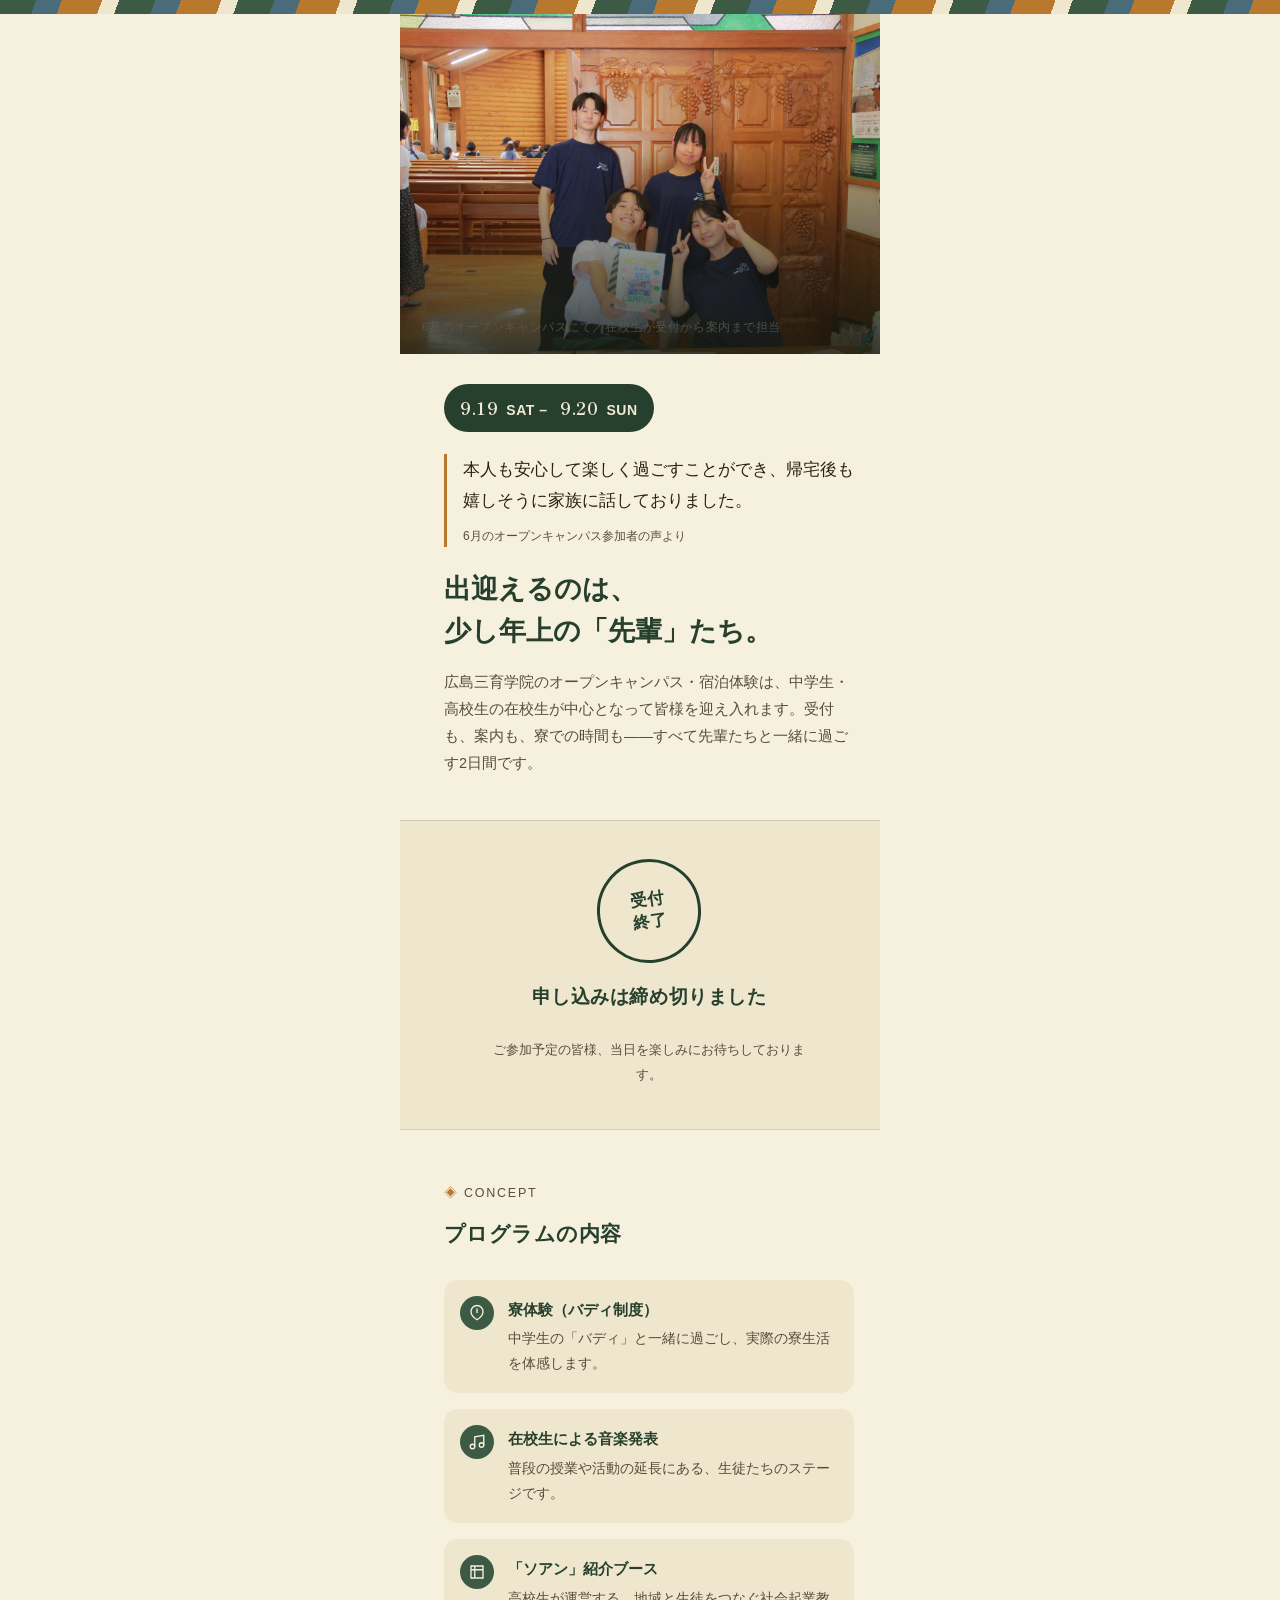
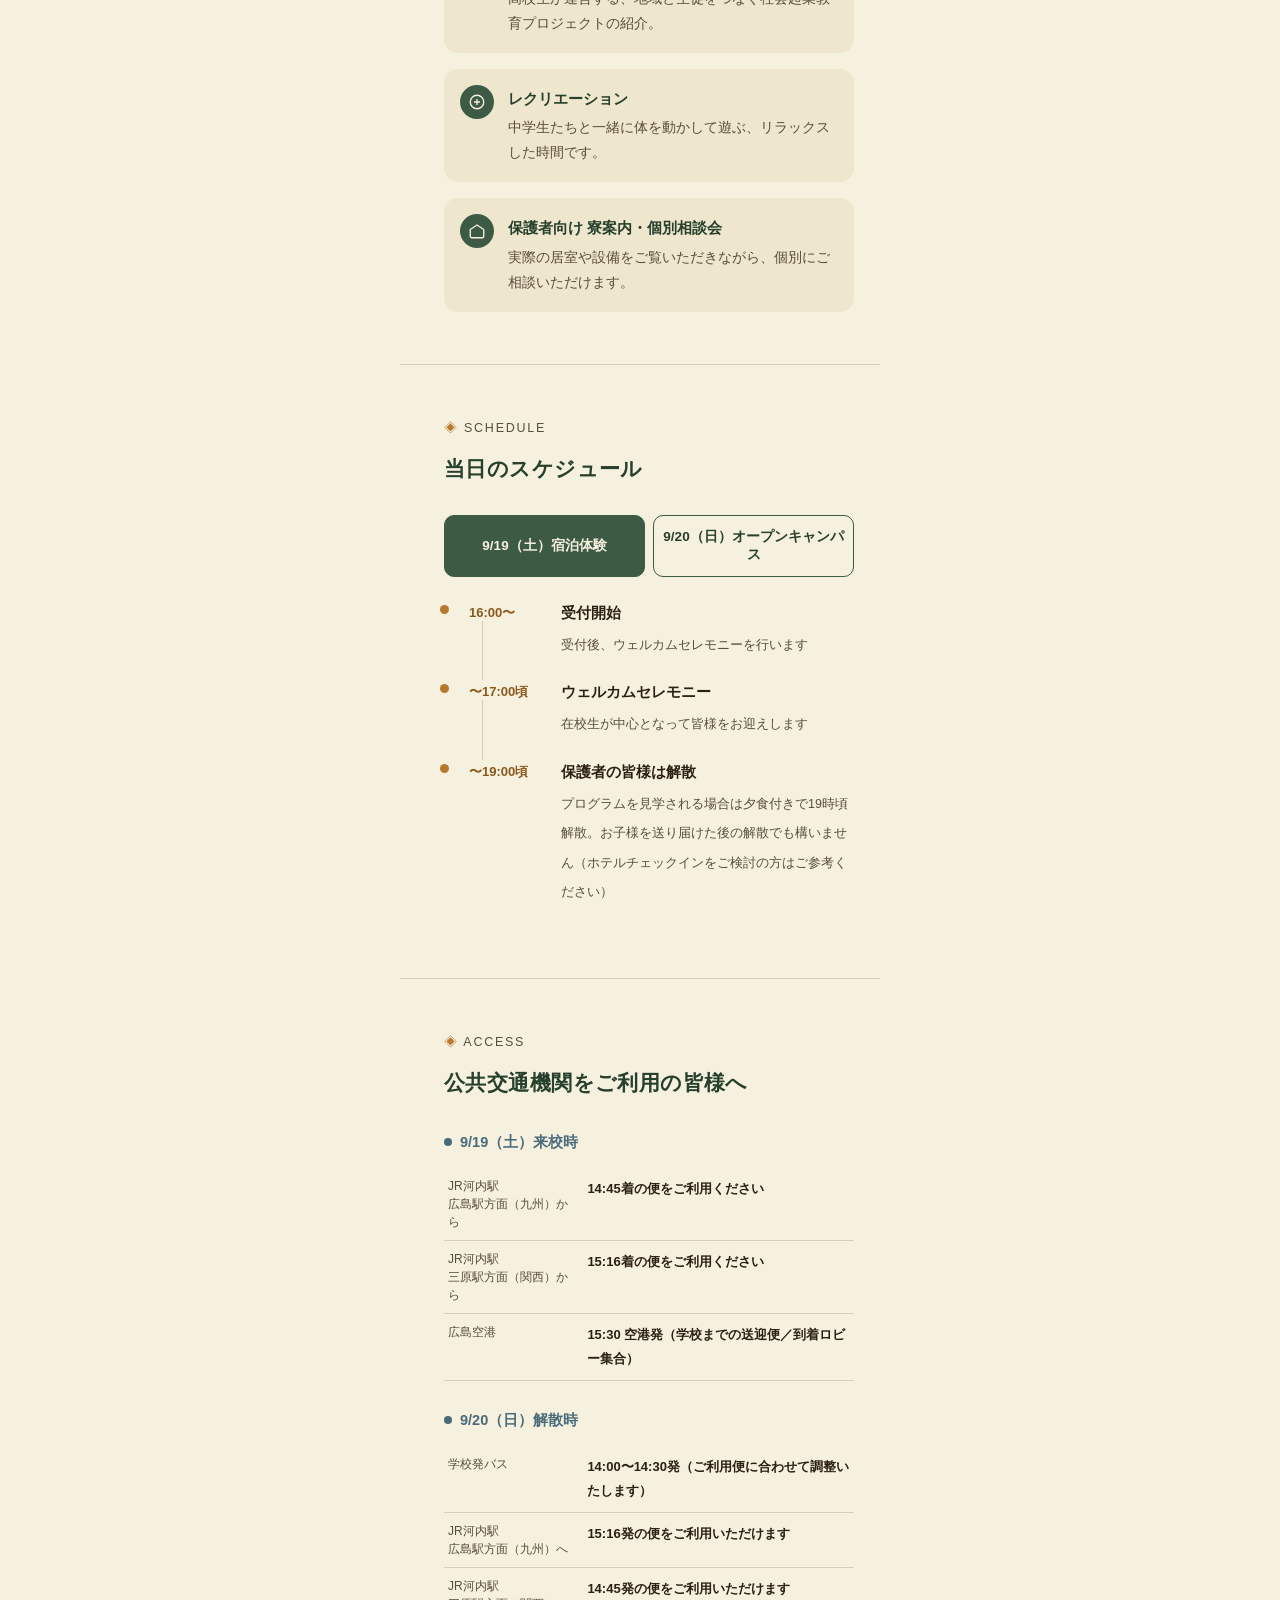
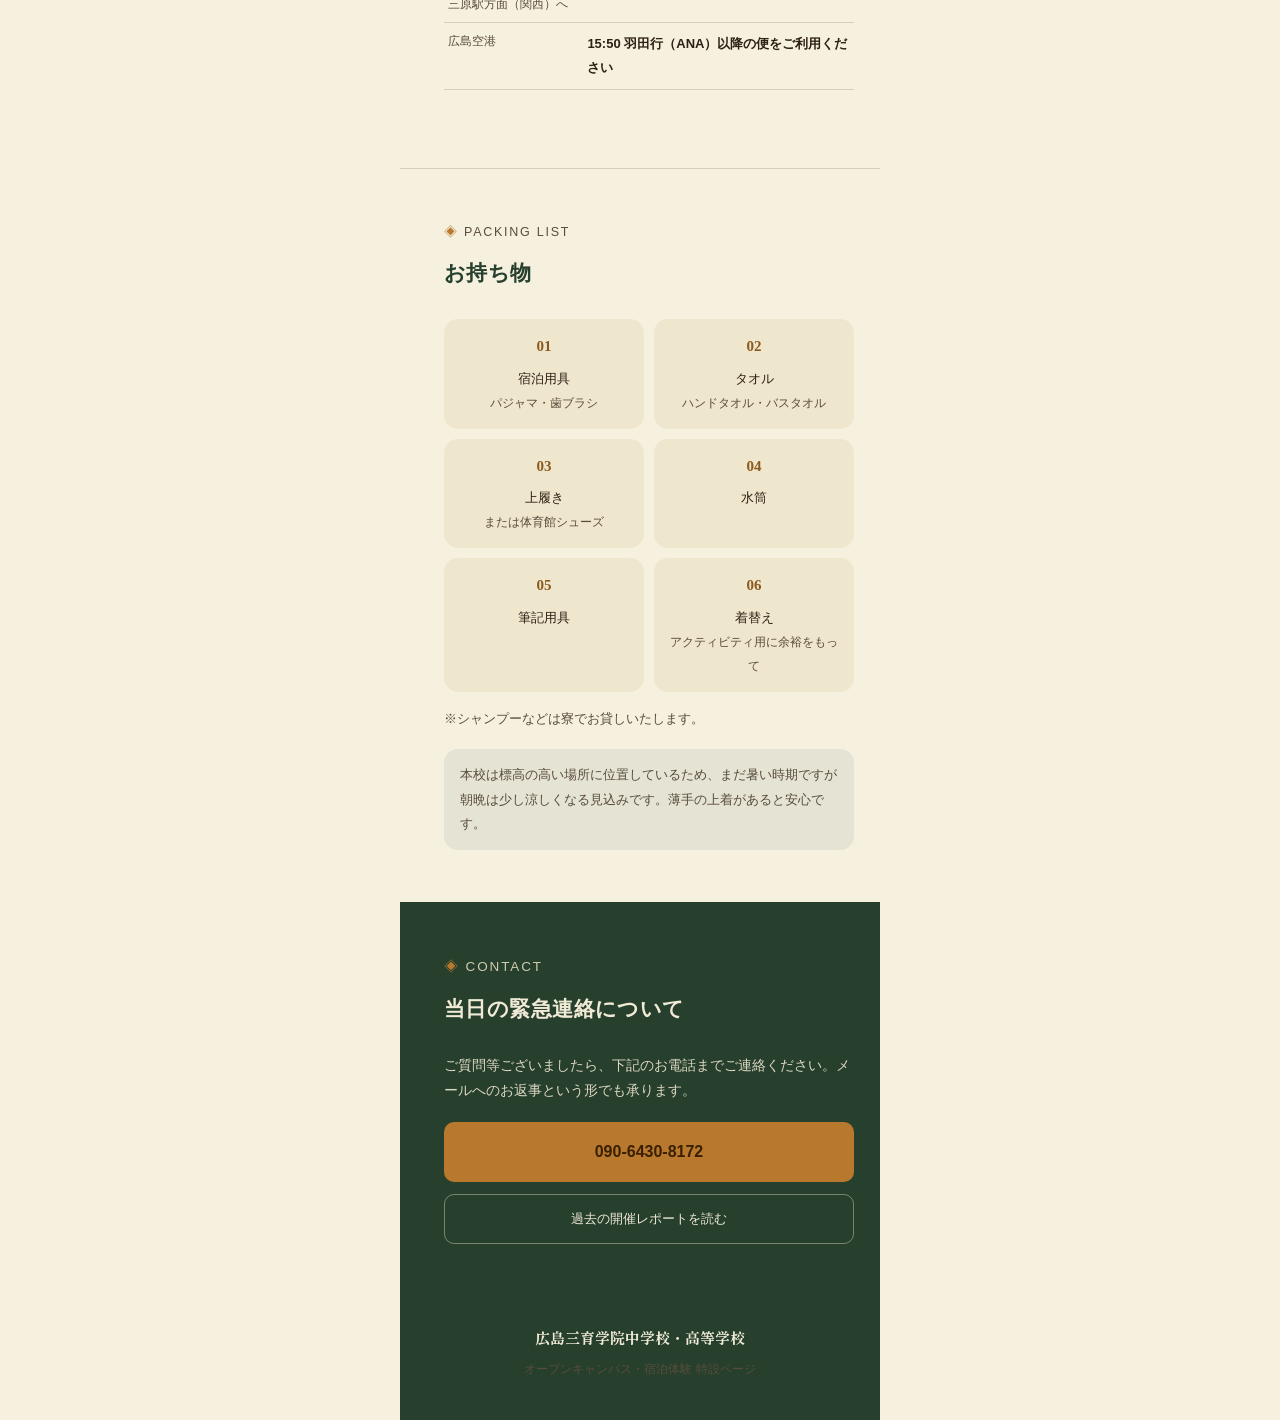
<file: OC26sep/index.html>
<!DOCTYPE html>
<html lang="ja">
<head>
<meta charset="UTF-8">
<meta name="viewport" content="width=device-width, initial-scale=1.0">
<title>オープンキャンパス・宿泊体験｜広島三育学院中学校・高等学校</title>
<link rel="preconnect" href="https://fonts.googleapis.com">
<link rel="preconnect" href="https://fonts.gstatic.com" crossorigin>
<link href="https://fonts.googleapis.com/css2?family=Shippori+Mincho+B1:wght@500;700;800&family=Zen+Kaku+Gothic+New:wght@400;500;700&display=swap" rel="stylesheet">
<style>
  :root{
    --paper:#F6F0DF;
    --paper-2:#EFE6CE;
    --ink:#2C2013;
    --ink-soft:#5A4C3B;
    --green:#3D5A44;
    --green-deep:#26402D;
    --amber:#B8792E;
    --amber-deep:#8A5A1E;
    --plum:#6B4A5E;
    --sky:#4A6B7A;
    --vermillion:#B23A2E;
    --line:rgba(44,32,19,0.16);
    --radius:14px;
  }
  *{box-sizing:border-box;}
  html{scroll-behavior:smooth;}
  body{
    margin:0;
    background:var(--paper);
    color:var(--ink);
    font-family:'Zen Kaku Gothic New',sans-serif;
    line-height:1.85;
    -webkit-font-smoothing:antialiased;
    overflow-x:hidden;
  }
  .serif{font-family:'Shippori Mincho B1',serif;}
  img{max-width:100%;display:block;}
  a{color:inherit;}

  .glassband{
    height:14px;
    width:100%;
    background:repeating-linear-gradient(
      110deg,
      var(--green) 0 34px,
      var(--sky) 34px 58px,
      var(--amber) 58px 96px,
      var(--paper-2) 96px 112px
    );
  }

  .wrap{max-width:480px;margin:0 auto;position:relative;}

  .vine{
    position:absolute;
    left:6px;
    top:0;
    bottom:0;
    width:26px;
    pointer-events:none;
    z-index:1;
  }
  .vine svg{width:100%;height:100%;display:block;}
  .vine-path{
    fill:none;
    stroke:var(--green);
    stroke-width:2.2;
    stroke-linecap:round;
    opacity:0.55;
  }

  section{
    position:relative;
    padding:52px 26px 52px 44px;
    z-index:2;
  }
  section + section{border-top:1px solid var(--line);}

  .eyebrow{
    font-size:12.5px;
    letter-spacing:.14em;
    color:var(--ink-soft);
    margin:0 0 10px;
  }
  .eyebrow::before{content:"◈ ";color:var(--amber);}

  h2.section-title{
    font-size:21px;
    margin:0 0 26px;
    font-weight:800;
    color:var(--green-deep);
    letter-spacing:.02em;
  }

  /* ---------- HERO ---------- */
  .hero{padding:0;border-top:none;}
  .hero-photo{position:relative;}
  .hero-photo img{width:100%;height:66vw;max-height:340px;object-fit:cover;object-position:center 30%;}
  .hero-photo::after{
    content:"";
    position:absolute;inset:0;
    background:linear-gradient(180deg, rgba(38,64,45,0) 40%, rgba(23,26,15,0.82) 100%);
  }
  .hero-cap{
    position:absolute;left:22px;right:22px;bottom:16px;
    color:#F6F0DF;font-size:11.5px;letter-spacing:.05em;opacity:.85;
  }
  .hero-body{padding:30px 26px 44px 44px;}
  .date-badge{
    display:inline-flex;align-items:baseline;gap:8px;
    background:var(--green-deep);color:#EFE9D6;
    padding:8px 16px;border-radius:999px;
    font-size:14px;font-weight:700;letter-spacing:.04em;
    margin-bottom:22px;
  }
  .date-badge b{font-size:17px;font-family:'Shippori Mincho B1',serif;}
  blockquote{
    margin:0 0 22px;padding-left:16px;
    border-left:3px solid var(--amber);
    font-family:'Shippori Mincho B1',serif;
    font-size:16.5px;color:var(--ink);
    line-height:1.9;
  }
  blockquote span{display:block;margin-top:8px;font-size:12px;color:var(--ink-soft);font-family:'Zen Kaku Gothic New',sans-serif;}
  h1{
    font-size:27px;font-weight:800;line-height:1.55;
    margin:0 0 16px;color:var(--green-deep);
  }
  .hero-body p.lead{font-size:14.5px;color:var(--ink-soft);margin:0;}

  /* ---------- CTA (申し込み) ---------- */
  .cta-section{
    padding:38px 26px 42px 44px;
    background:var(--paper-2);
    display:flex;flex-direction:column;align-items:center;text-align:center;
  }
  .stamp{
    width:104px;height:104px;border-radius:50%;
    border:3px solid var(--green-deep);
    color:var(--green-deep);
    display:flex;align-items:center;justify-content:center;
    font-family:'Shippori Mincho B1',serif;font-weight:800;
    font-size:16.5px;line-height:1.35;
    transform:rotate(-8deg);
    margin-bottom:16px;
  }
  .cta-label{
    font-size:19px;font-weight:800;color:var(--green-deep);
    margin:0 0 10px;letter-spacing:.03em;
  }
  .cta-note{margin:14px 0 0;font-size:13px;color:var(--ink-soft);max-width:320px;}

  /* ---------- CONCEPT ---------- */
  .concept-list{list-style:none;margin:0;padding:0;display:flex;flex-direction:column;gap:16px;}
  .concept-list li{
    display:flex;gap:14px;align-items:flex-start;
    background:var(--paper-2);border-radius:var(--radius);
    padding:16px 16px;
  }
  .leaf{
    flex:none;width:34px;height:34px;border-radius:50%;
    background:var(--green);display:flex;align-items:center;justify-content:center;
  }
  .leaf svg{width:18px;height:18px;}
  .concept-list h3{margin:0 0 4px;font-size:15px;font-weight:700;color:var(--green-deep);}
  .concept-list p{margin:0;font-size:13.5px;color:var(--ink-soft);}

  /* ---------- SCHEDULE ---------- */
  .daytabs{display:flex;gap:8px;margin-bottom:22px;}
  .daytab{
    flex:1;text-align:center;padding:12px 8px;
    border:1.5px solid var(--green);border-radius:10px;
    font-size:13.5px;font-weight:700;color:var(--green-deep);
    background:transparent;cursor:pointer;font-family:'Zen Kaku Gothic New',sans-serif;
  }
  .daytab.active{background:var(--green);color:#F6F0DF;}
  .daypanel{display:none;}
  .daypanel.active{display:block;}
  .tl{list-style:none;margin:0;padding:0;}
  .tl li{
    display:flex;gap:16px;padding:0 0 20px 0;position:relative;
  }
  .tl li:not(:last-child)::before{
    content:"";position:absolute;left:38px;top:22px;bottom:-2px;width:1px;background:var(--line);
  }
  .tl .time{
    flex:none;width:76px;font-weight:700;font-size:13px;color:var(--amber-deep);
    padding-top:2px;
  }
  .tl .dot{
    flex:none;width:9px;height:9px;border-radius:50%;background:var(--amber);
    margin-top:6px;position:relative;left:-4px;
  }
  .tl .content{padding-top:1px;}
  .tl .content b{display:block;font-size:14.5px;color:var(--ink);margin-bottom:2px;}
  .tl .content span{font-size:12.5px;color:var(--ink-soft);}

  /* ---------- PROGRAM CARDS (illustrated) ---------- */
  .program-cards{margin-top:22px;display:flex;flex-direction:column;gap:18px;}
  .program-card{
    background:var(--paper-2);border-radius:var(--radius);overflow:hidden;
  }
  .program-card img{width:100%;display:block;}
  .program-card .pc-body{padding:16px 16px 18px;}
  .program-card .pc-num{
    font-family:'Shippori Mincho B1',serif;font-weight:800;color:var(--amber-deep);
    font-size:13px;letter-spacing:.06em;margin-bottom:4px;display:block;
  }
  .program-card h3{margin:0 0 8px;font-size:15.5px;font-weight:700;color:var(--green-deep);}
  .program-card p{margin:0;font-size:13px;color:var(--ink-soft);}
  .program-card .pc-tag{
    display:inline-block;font-size:11px;color:var(--sky);border:1px solid var(--sky);
    border-radius:999px;padding:2px 10px;margin-top:8px;
  }
  .pc-split{margin-top:14px;display:flex;flex-direction:column;gap:12px;}
  .pc-split .pc-block{border-top:1px solid var(--line);padding-top:12px;}
  .pc-split .pc-block b.pc-audience{
    display:block;font-size:12.5px;color:var(--green-deep);margin-bottom:4px;
  }
  .pc-split .pc-block p{font-size:13px;color:var(--ink-soft);margin:0;}
  .note-box{
    margin-top:6px;background:var(--paper-2);border-radius:var(--radius);padding:16px 16px;
    font-size:13px;color:var(--ink-soft);
  }
  .note-box b{color:var(--ink);}

  /* ---------- PROGRAM PILLS ---------- */
  .pillrow{display:flex;flex-wrap:wrap;gap:8px;margin:24px 0 0;}
  .pill{
    font-size:12.5px;padding:7px 13px;border-radius:999px;
    background:var(--paper-2);color:var(--ink-soft);border:1px solid var(--line);
  }

  /* ---------- ACCESS ---------- */
  .access-day{margin-bottom:26px;}
  .access-day h3{
    font-size:14.5px;font-weight:700;color:var(--sky);margin:0 0 12px;
    display:flex;align-items:center;gap:8px;
  }
  .access-day h3::before{content:"";width:8px;height:8px;border-radius:50%;background:var(--sky);}
  table.access{width:100%;border-collapse:collapse;font-size:13px;}
  table.access td{padding:9px 4px;border-bottom:1px solid var(--line);vertical-align:top;}
  table.access td.tag{
    width:34%;color:var(--ink-soft);font-size:12px;line-height:1.5;
  }
  table.access td.val{font-weight:700;color:var(--ink);}

  /* ---------- ITEMS ---------- */
  .items-grid{display:grid;grid-template-columns:1fr 1fr;gap:10px;}
  .item-card{
    background:var(--paper-2);border-radius:var(--radius);padding:14px 12px;
    font-size:13px;color:var(--ink);text-align:center;
  }
  .item-card .num{
    display:block;font-family:'Shippori Mincho B1',serif;font-weight:800;
    color:var(--amber-deep);font-size:15px;margin-bottom:6px;
  }
  .items-foot{margin-top:16px;font-size:12.5px;color:var(--ink-soft);}
  .weather-note{
    margin-top:18px;display:flex;gap:12px;background:rgba(74,107,122,0.1);
    border-radius:var(--radius);padding:14px 16px;font-size:13px;color:var(--ink-soft);
  }

  /* ---------- CONTACT ---------- */
  .contact{background:var(--green-deep);}
  .contact h2.section-title{color:#F0EAD6;}
  .contact .eyebrow{color:#CFC9AE;}
  .contact p{color:#DDD7C1;font-size:13.5px;}
  .telbtn{
    display:flex;align-items:center;justify-content:center;gap:10px;
    background:var(--amber);color:#3A2000;font-weight:700;font-size:16px;
    padding:15px;border-radius:10px;text-decoration:none;margin:18px 0 12px;
  }
  .linkbtn{
    display:flex;align-items:center;justify-content:center;gap:8px;
    border:1px solid rgba(240,234,214,0.4);color:#F0EAD6;
    font-size:13px;padding:12px;border-radius:10px;text-decoration:none;
  }

  footer{
    text-align:center;padding:28px 26px 40px;font-size:12px;color:var(--ink-soft);
    background:var(--green-deep);
  }
  footer b{color:#F0EAD6;display:block;font-family:'Shippori Mincho B1',serif;font-size:15px;margin-bottom:6px;}

  @media (prefers-reduced-motion: reduce){
    html{scroll-behavior:auto;}
  }
</style>
</head>
<body>

<div class="glassband"></div>

<div class="wrap">
  <div class="vine">
    <svg viewBox="0 0 26 3000" preserveAspectRatio="none">
      <path id="vinepath" class="vine-path" d="M13 0
        C 4 60, 22 120, 13 190
        C 4 260, 22 320, 13 390
        C 4 460, 22 520, 13 590
        C 4 660, 22 720, 13 790
        C 4 860, 22 920, 13 990
        C 4 1060, 22 1120, 13 1190
        C 4 1260, 22 1320, 13 1390
        C 4 1460, 22 1520, 13 1590
        C 4 1660, 22 1720, 13 1790
        C 4 1860, 22 1920, 13 1990
        C 4 2060, 22 2120, 13 2190
        C 4 2260, 22 2320, 13 2390
        C 4 2460, 22 2520, 13 2590
        C 4 2660, 22 2720, 13 2790
        C 4 2860, 22 2920, 13 2990" />
    </svg>
  </div>

  <section class="hero">
    <div class="hero-photo">
      <img src="hero.jpg" alt="オープンキャンパスで来校者を出迎える広島三育学院の在校生たち">
      <div class="hero-cap">6月のオープンキャンパスにて／在校生が受付から案内まで担当</div>
    </div>
    <div class="hero-body">
      <div class="date-badge"><b>9.19</b>SAT&nbsp;–&nbsp;<b>9.20</b>SUN</div>
      <blockquote>
        本人も安心して楽しく過ごすことができ、帰宅後も嬉しそうに家族に話しておりました。
        <span>6月のオープンキャンパス参加者の声より</span>
      </blockquote>
      <h1 class="serif">出迎えるのは、<br>少し年上の「先輩」たち。</h1>
      <p class="lead">広島三育学院のオープンキャンパス・宿泊体験は、中学生・高校生の在校生が中心となって皆様を迎え入れます。受付も、案内も、寮での時間も——すべて先輩たちと一緒に過ごす2日間です。</p>
    </div>
  </section>

  <section class="cta-section" id="apply">
    <div class="stamp">受付<br>終了</div>
    <p class="cta-label serif">申し込みは締め切りました</p>
    <p class="cta-note">ご参加予定の皆様、当日を楽しみにお待ちしております。</p>
  </section>

  <section id="concept">
    <p class="eyebrow">CONCEPT</p>
    <h2 class="section-title serif">プログラムの内容</h2>
    <ul class="concept-list">
      <li>
        <span class="leaf"><svg viewBox="0 0 24 24" fill="none" stroke="#F6F0DF" stroke-width="1.8"><path d="M12 21c-5-3-8-7-8-11a8 8 0 0 1 16 0c0 4-3 8-8 11Z"/><path d="M12 12V6"/></svg></span>
        <div><h3>寮体験（バディ制度）</h3><p>中学生の「バディ」と一緒に過ごし、実際の寮生活を体感します。</p></div>
      </li>
      <li>
        <span class="leaf"><svg viewBox="0 0 24 24" fill="none" stroke="#F6F0DF" stroke-width="1.8"><path d="M9 18V5l12-2v13"/><circle cx="6" cy="18" r="3"/><circle cx="18" cy="16" r="3"/></svg></span>
        <div><h3>在校生による音楽発表</h3><p>普段の授業や活動の延長にある、生徒たちのステージです。</p></div>
      </li>
      <li>
        <span class="leaf"><svg viewBox="0 0 24 24" fill="none" stroke="#F6F0DF" stroke-width="1.8"><path d="M4 4h16v16H4z"/><path d="M4 9h16M9 4v16"/></svg></span>
        <div><h3>「ソアン」紹介ブース</h3><p>高校生が運営する、地域と生徒をつなぐ社会起業教育プロジェクトの紹介。</p></div>
      </li>
      <li>
        <span class="leaf"><svg viewBox="0 0 24 24" fill="none" stroke="#F6F0DF" stroke-width="1.8"><circle cx="12" cy="12" r="9"/><path d="M8 12h8M12 8v8"/></svg></span>
        <div><h3>レクリエーション</h3><p>中学生たちと一緒に体を動かして遊ぶ、リラックスした時間です。</p></div>
      </li>
      <li>
        <span class="leaf"><svg viewBox="0 0 24 24" fill="none" stroke="#F6F0DF" stroke-width="1.8"><path d="M3 10l9-6 9 6v9a2 2 0 0 1-2 2H5a2 2 0 0 1-2-2v-9Z"/></svg></span>
        <div><h3>保護者向け 寮案内・個別相談会</h3><p>実際の居室や設備をご覧いただきながら、個別にご相談いただけます。</p></div>
      </li>
    </ul>
  </section>

  <section id="schedule">
    <p class="eyebrow">SCHEDULE</p>
    <h2 class="section-title serif">当日のスケジュール</h2>
    <div class="daytabs">
      <button class="daytab active" data-day="d1">9/19（土）宿泊体験</button>
      <button class="daytab" data-day="d2">9/20（日）オープンキャンパス</button>
    </div>

    <div class="daypanel active" id="d1">
      <ul class="tl">
        <li><span class="dot"></span><div class="time">16:00〜</div><div class="content"><b>受付開始</b><span>受付後、ウェルカムセレモニーを行います</span></div></li>
        <li><span class="dot"></span><div class="time">〜17:00頃</div><div class="content"><b>ウェルカムセレモニー</b><span>在校生が中心となって皆様をお迎えします</span></div></li>
        <li><span class="dot"></span><div class="time">〜19:00頃</div><div class="content"><b>保護者の皆様は解散</b><span>プログラムを見学される場合は夕食付きで19時頃解散。お子様を送り届けた後の解散でも構いません（ホテルチェックインをご検討の方はご参考ください）</span></div></li>
      </ul>
    </div>

    <div class="daypanel" id="d2">
      <ul class="tl">
        <li><span class="dot"></span><div class="time">9:00〜</div><div class="content"><b>受付開始</b><span>宿泊体験にご参加の保護者の皆様も、9:00〜ご来校いただけます</span></div></li>
        <li><span class="dot"></span><div class="time">〜10:00</div><div class="content"><b>宿泊体験参加者向けプログラム</b><span>10:00までは宿泊体験ご参加の皆様対象の体験プログラムを実施</span></div></li>
        <li><span class="dot"></span><div class="time">10:00〜</div><div class="content"><b>オープニングセレモニー</b><span>ここからオープンキャンパスがスタートします</span></div></li>
        <li><span class="dot"></span><div class="time">10:30〜</div><div class="content"><b>①高校生による活動紹介ブース</b><span>「ソアン」の活動を高校生が対話形式で紹介。高校生と一緒に校内を巡りながらご案内します（親子でご参加いただけます）</span></div></li>
        <li><span class="dot"></span><div class="time">〜12:00頃</div><div class="content"><b>②中学生との交流会／寮見学会</b><span>お子様は中学生との交流会、保護者の皆様は高校生による寮見学会へ</span></div></li>
        <li><span class="dot"></span><div class="time">〜14:00頃</div><div class="content"><b>終了予定</b><span>各プログラムを体験いただいた後、順次終了となります</span></div></li>
      </ul>
      <div class="pillrow">
        <span class="pill">寮体験</span><span class="pill">音楽発表</span><span class="pill">ソアン紹介ブース</span><span class="pill">中学生交流会</span><span class="pill">寮案内・個別相談会</span>
      </div>

      <div class="program-cards">
        <div class="program-card">
          <img src="booth.jpg" alt="高校生による「ソアン」活動紹介ブースの様子">
          <div class="pc-body">
            <span class="pc-num">PROGRAM 01</span>
            <h3 class="serif">高校生による活動紹介ブース</h3>
            <p>本校の特色教育である「ソアン」の活動について、高校生がブースを展開。対話形式で活動を紹介します。高校生と一緒に校内を巡りながらブースをご案内します。</p>
            <span class="pc-tag">親子で参加可</span>
          </div>
        </div>

        <div class="program-card">
          <img src="exchange.jpg" alt="中学生との交流会と保護者向け寮見学会の様子">
          <div class="pc-body">
            <span class="pc-num">PROGRAM 02</span>
            <h3 class="serif">中学生との交流会／寮見学会</h3>
            <div class="pc-split">
              <div class="pc-block">
                <b class="pc-audience">お子様対象</b>
                <p>ブース見学の後は、お昼ご飯まで中学生と交流会！校舎内に隠れる高校生を見つけ出すことができるか！？</p>
              </div>
              <div class="pc-block">
                <b class="pc-audience">保護者対象</b>
                <p>高校生による男女寮見学会。お子様が1泊した寮を見学し、高校生が自分たちの言葉で紹介します。リアルな生活の様子をご覧いただけます。</p>
              </div>
            </div>
          </div>
        </div>
      </div>
    </div>
  </section>

  <section id="access">
    <p class="eyebrow">ACCESS</p>
    <h2 class="section-title serif">公共交通機関をご利用の皆様へ</h2>

    <div class="access-day">
      <h3>9/19（土）来校時</h3>
      <table class="access">
        <tr><td class="tag">JR河内駅<br>広島駅方面（九州）から</td><td class="val">14:45着の便をご利用ください</td></tr>
        <tr><td class="tag">JR河内駅<br>三原駅方面（関西）から</td><td class="val">15:16着の便をご利用ください</td></tr>
        <tr><td class="tag">広島空港</td><td class="val">15:30 空港発（学校までの送迎便／到着ロビー集合）</td></tr>
      </table>
    </div>

    <div class="access-day">
      <h3>9/20（日）解散時</h3>
      <table class="access">
        <tr><td class="tag">学校発バス</td><td class="val">14:00〜14:30発（ご利用便に合わせて調整いたします）</td></tr>
        <tr><td class="tag">JR河内駅<br>広島駅方面（九州）へ</td><td class="val">15:16発の便をご利用いただけます</td></tr>
        <tr><td class="tag">JR河内駅<br>三原駅方面（関西）へ</td><td class="val">14:45発の便をご利用いただけます</td></tr>
        <tr><td class="tag">広島空港</td><td class="val">15:50 羽田行（ANA）以降の便をご利用ください</td></tr>
      </table>
    </div>
  </section>

  <section id="items">
    <p class="eyebrow">PACKING LIST</p>
    <h2 class="section-title serif">お持ち物</h2>
    <div class="items-grid">
      <div class="item-card"><span class="num">01</span>宿泊用具<br><span style="font-size:11.5px;color:var(--ink-soft)">パジャマ・歯ブラシ</span></div>
      <div class="item-card"><span class="num">02</span>タオル<br><span style="font-size:11.5px;color:var(--ink-soft)">ハンドタオル・バスタオル</span></div>
      <div class="item-card"><span class="num">03</span>上履き<br><span style="font-size:11.5px;color:var(--ink-soft)">または体育館シューズ</span></div>
      <div class="item-card"><span class="num">04</span>水筒</div>
      <div class="item-card"><span class="num">05</span>筆記用具</div>
      <div class="item-card"><span class="num">06</span>着替え<br><span style="font-size:11.5px;color:var(--ink-soft)">アクティビティ用に余裕をもって</span></div>
    </div>
    <p class="items-foot">※シャンプーなどは寮でお貸しいたします。</p>

    <div class="weather-note">
      <div>本校は標高の高い場所に位置しているため、まだ暑い時期ですが朝晩は少し涼しくなる見込みです。薄手の上着があると安心です。</div>
    </div>
  </section>

  <section class="contact" id="contact">
    <p class="eyebrow">CONTACT</p>
    <h2 class="section-title serif">当日の緊急連絡について</h2>
    <p>ご質問等ございましたら、下記のお電話までご連絡ください。メールへのお返事という形でも承ります。</p>
    <a class="telbtn" href="tel:09064308172">090-6430-8172</a>
    <a class="linkbtn" href="https://hsg-edu.note.jp/n/nd215784788b0">過去の開催レポートを読む</a>
  </section>

  <footer>
    <b class="serif">広島三育学院中学校・高等学校</b>
    オープンキャンパス・宿泊体験 特設ページ
  </footer>
</div>

<script>
  document.querySelectorAll('.daytab').forEach(function(btn){
    btn.addEventListener('click', function(){
      document.querySelectorAll('.daytab').forEach(function(b){b.classList.remove('active');});
      document.querySelectorAll('.daypanel').forEach(function(p){p.classList.remove('active');});
      btn.classList.add('active');
      document.getElementById(btn.dataset.day).classList.add('active');
    });
  });

  (function(){
    var path = document.getElementById('vinepath');
    if(!path || !path.getTotalLength) return;
    var len = path.getTotalLength();
    path.style.strokeDasharray = len;
    path.style.strokeDashoffset = len;
    function onScroll(){
      var doc = document.documentElement;
      var scrollTop = window.pageYOffset || doc.scrollTop;
      var scrollH = doc.scrollHeight - doc.clientHeight;
      var progress = scrollH > 0 ? Math.min(1, Math.max(0, scrollTop / scrollH)) : 0;
      path.style.strokeDashoffset = len - (len * progress);
    }
    var prefersReduced = window.matchMedia('(prefers-reduced-motion: reduce)').matches;
    if(prefersReduced){
      path.style.strokeDashoffset = 0;
    } else {
      window.addEventListener('scroll', onScroll, {passive:true});
      onScroll();
    }
  })();
</script>

</body>
</html>
</file>
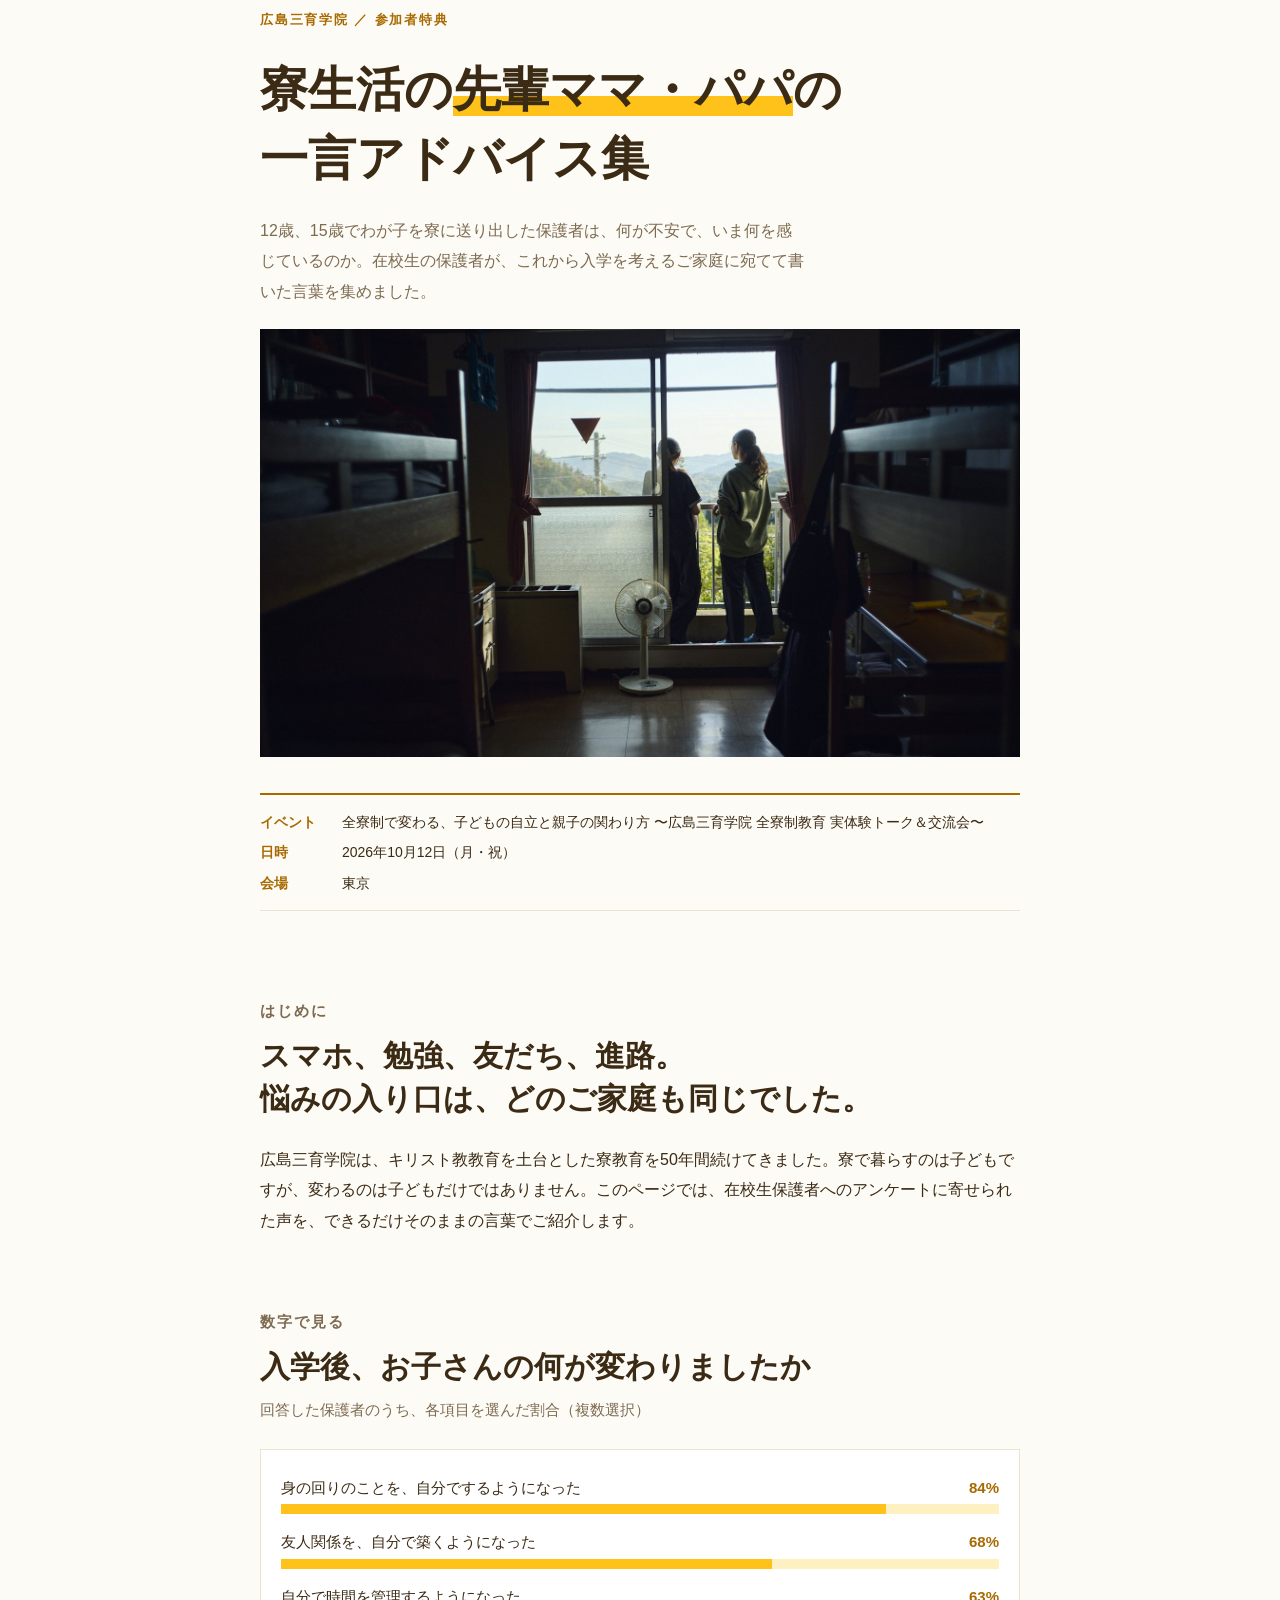
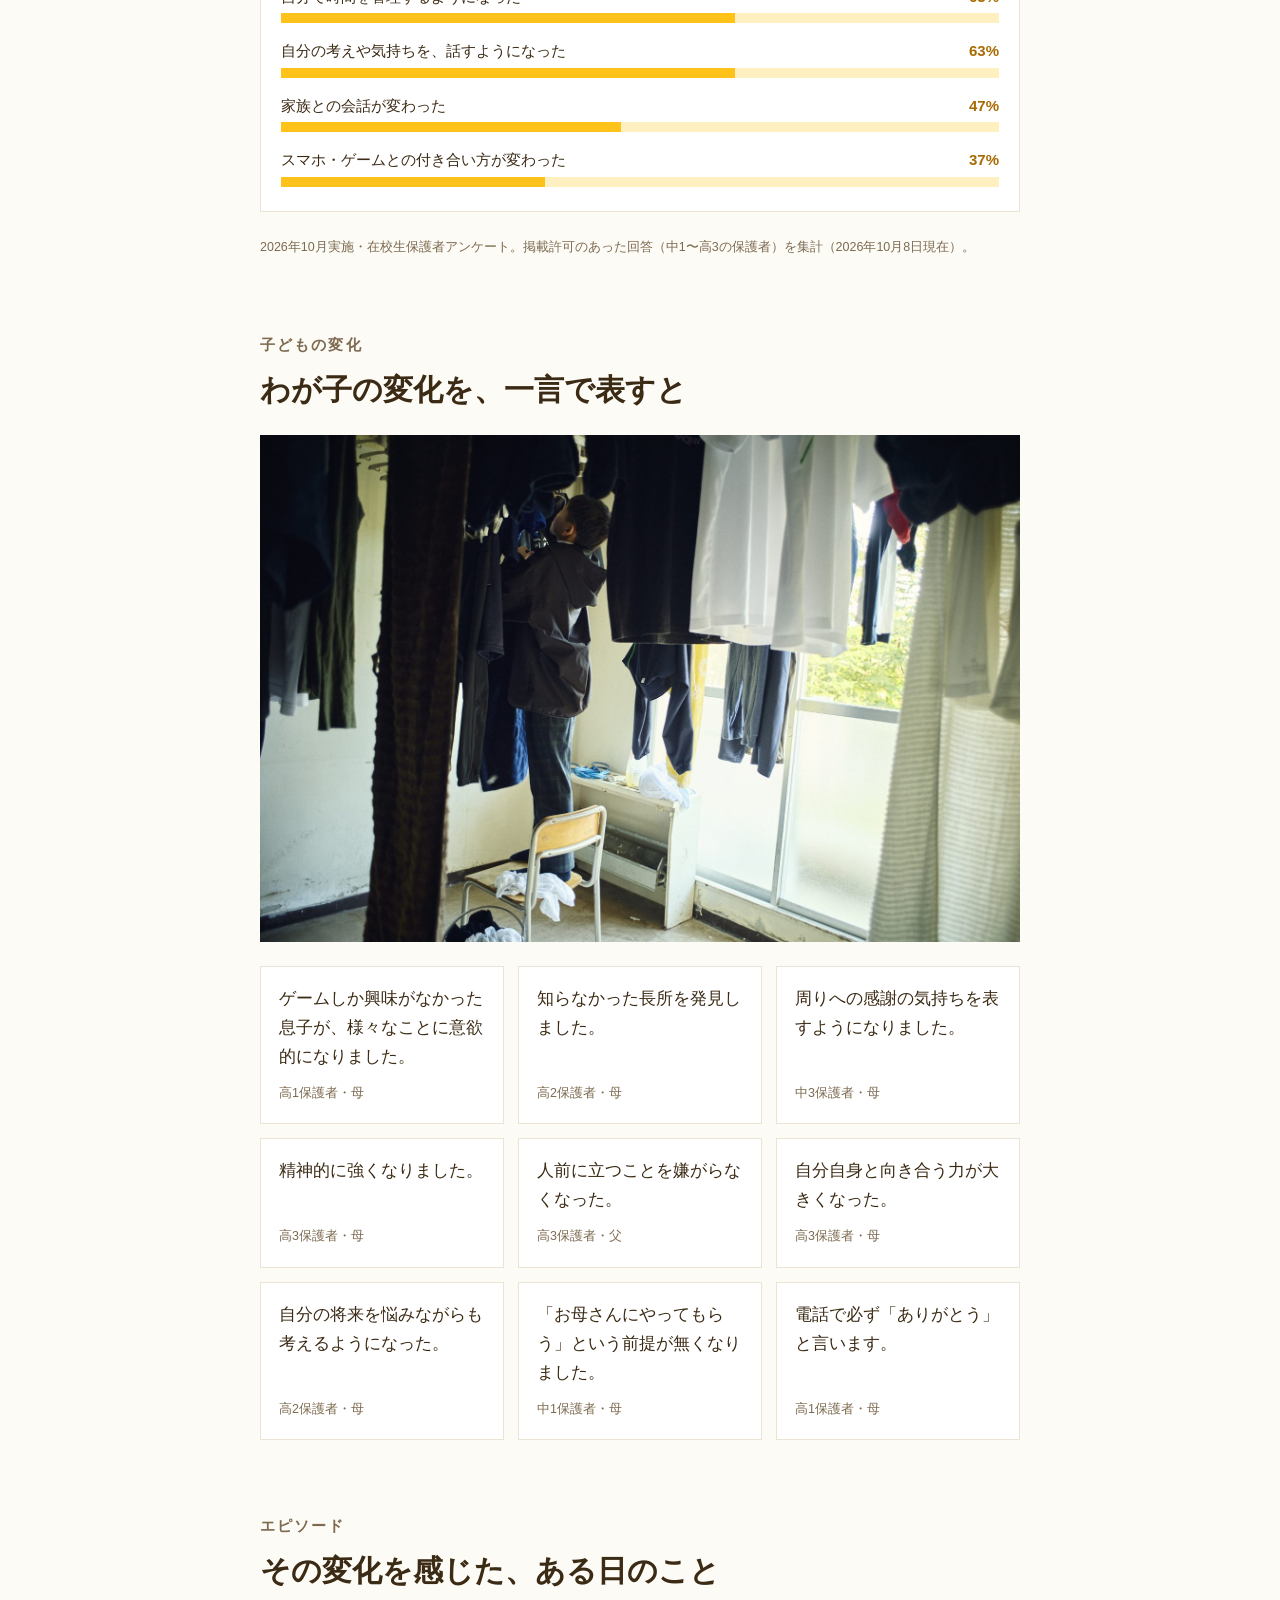
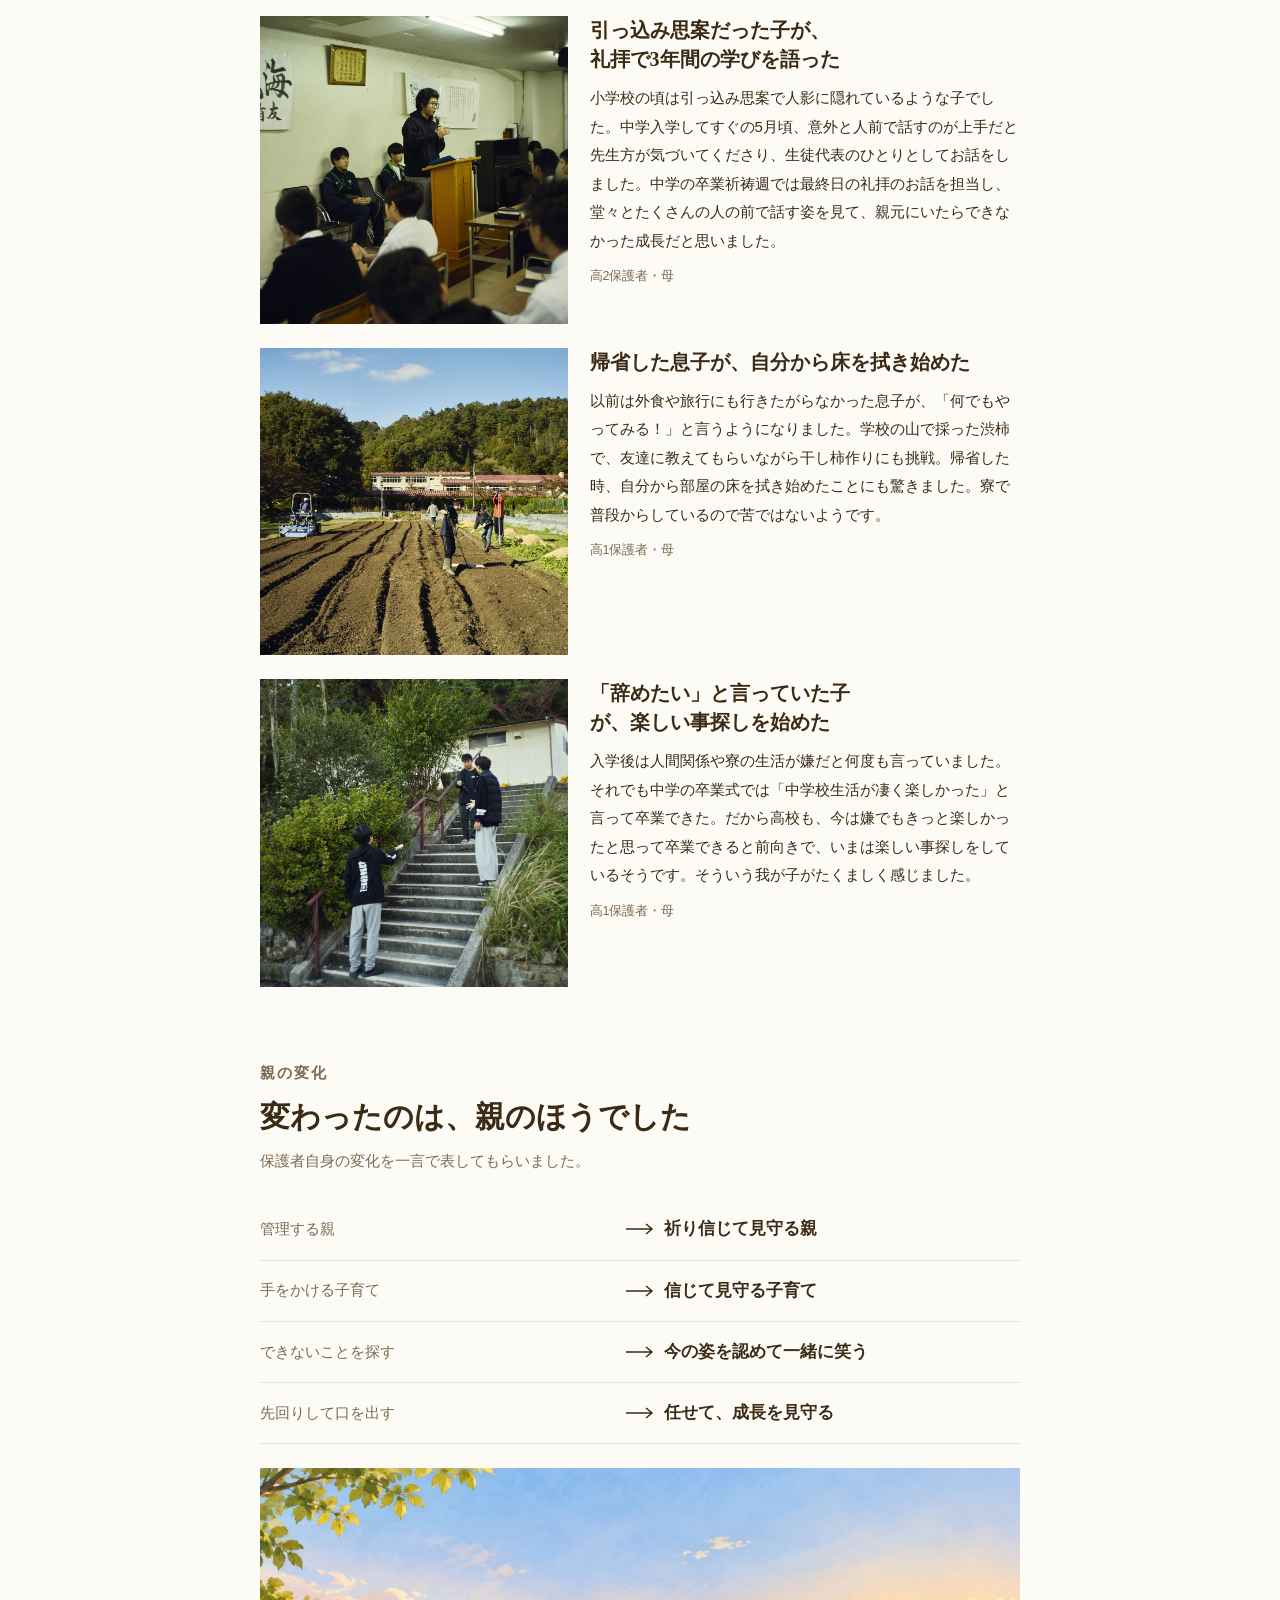
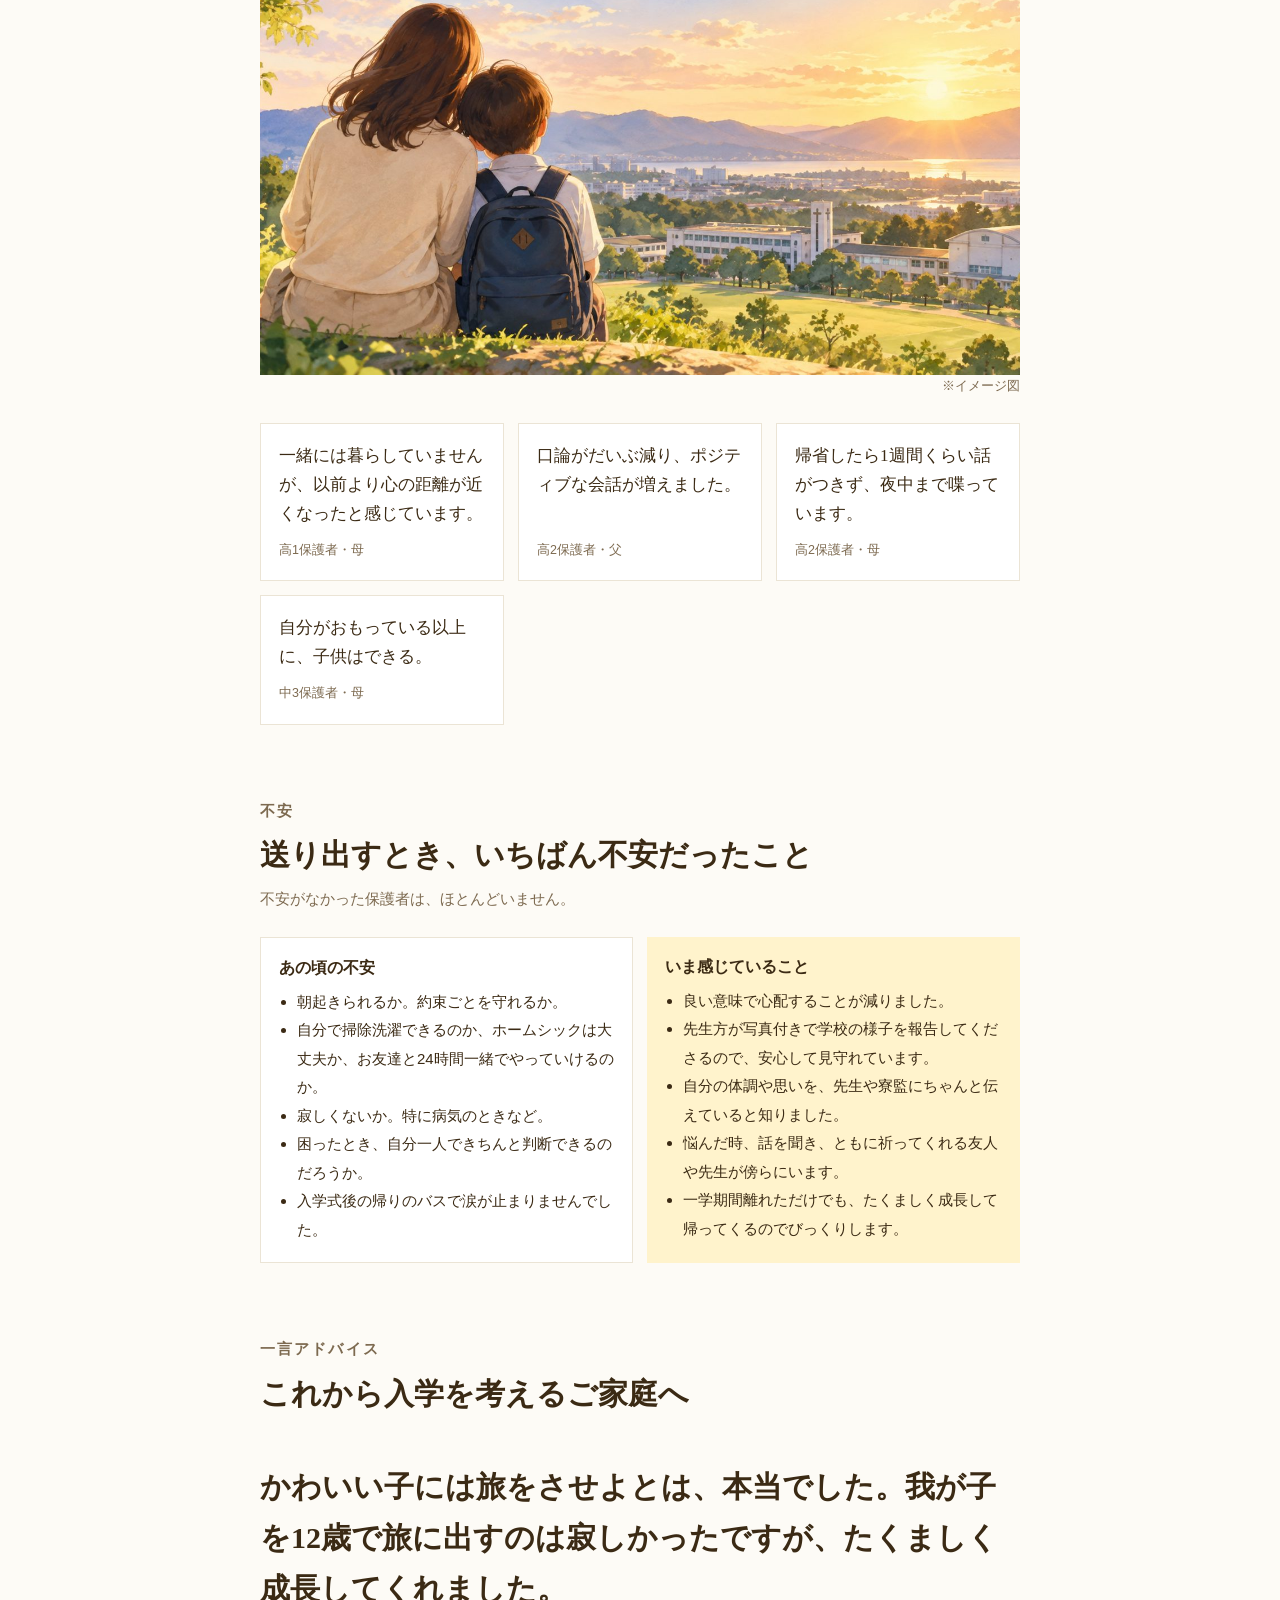
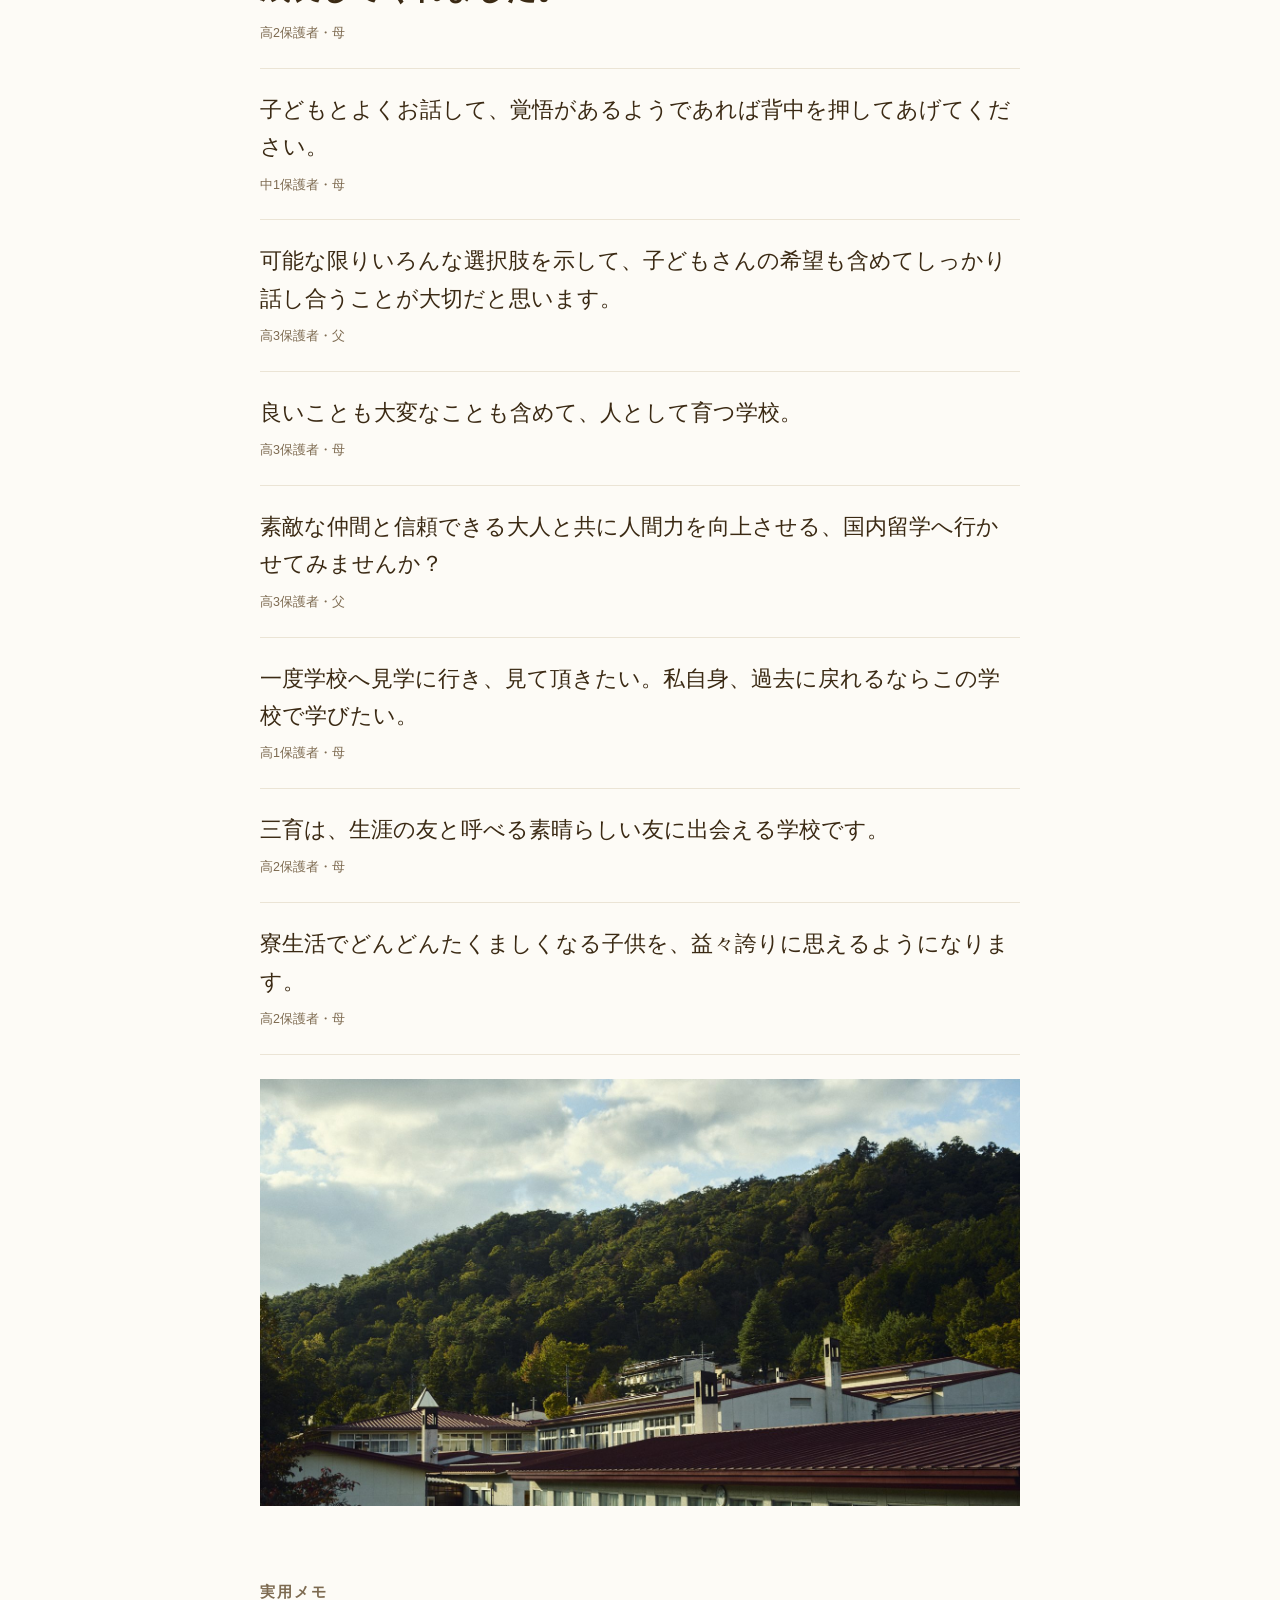
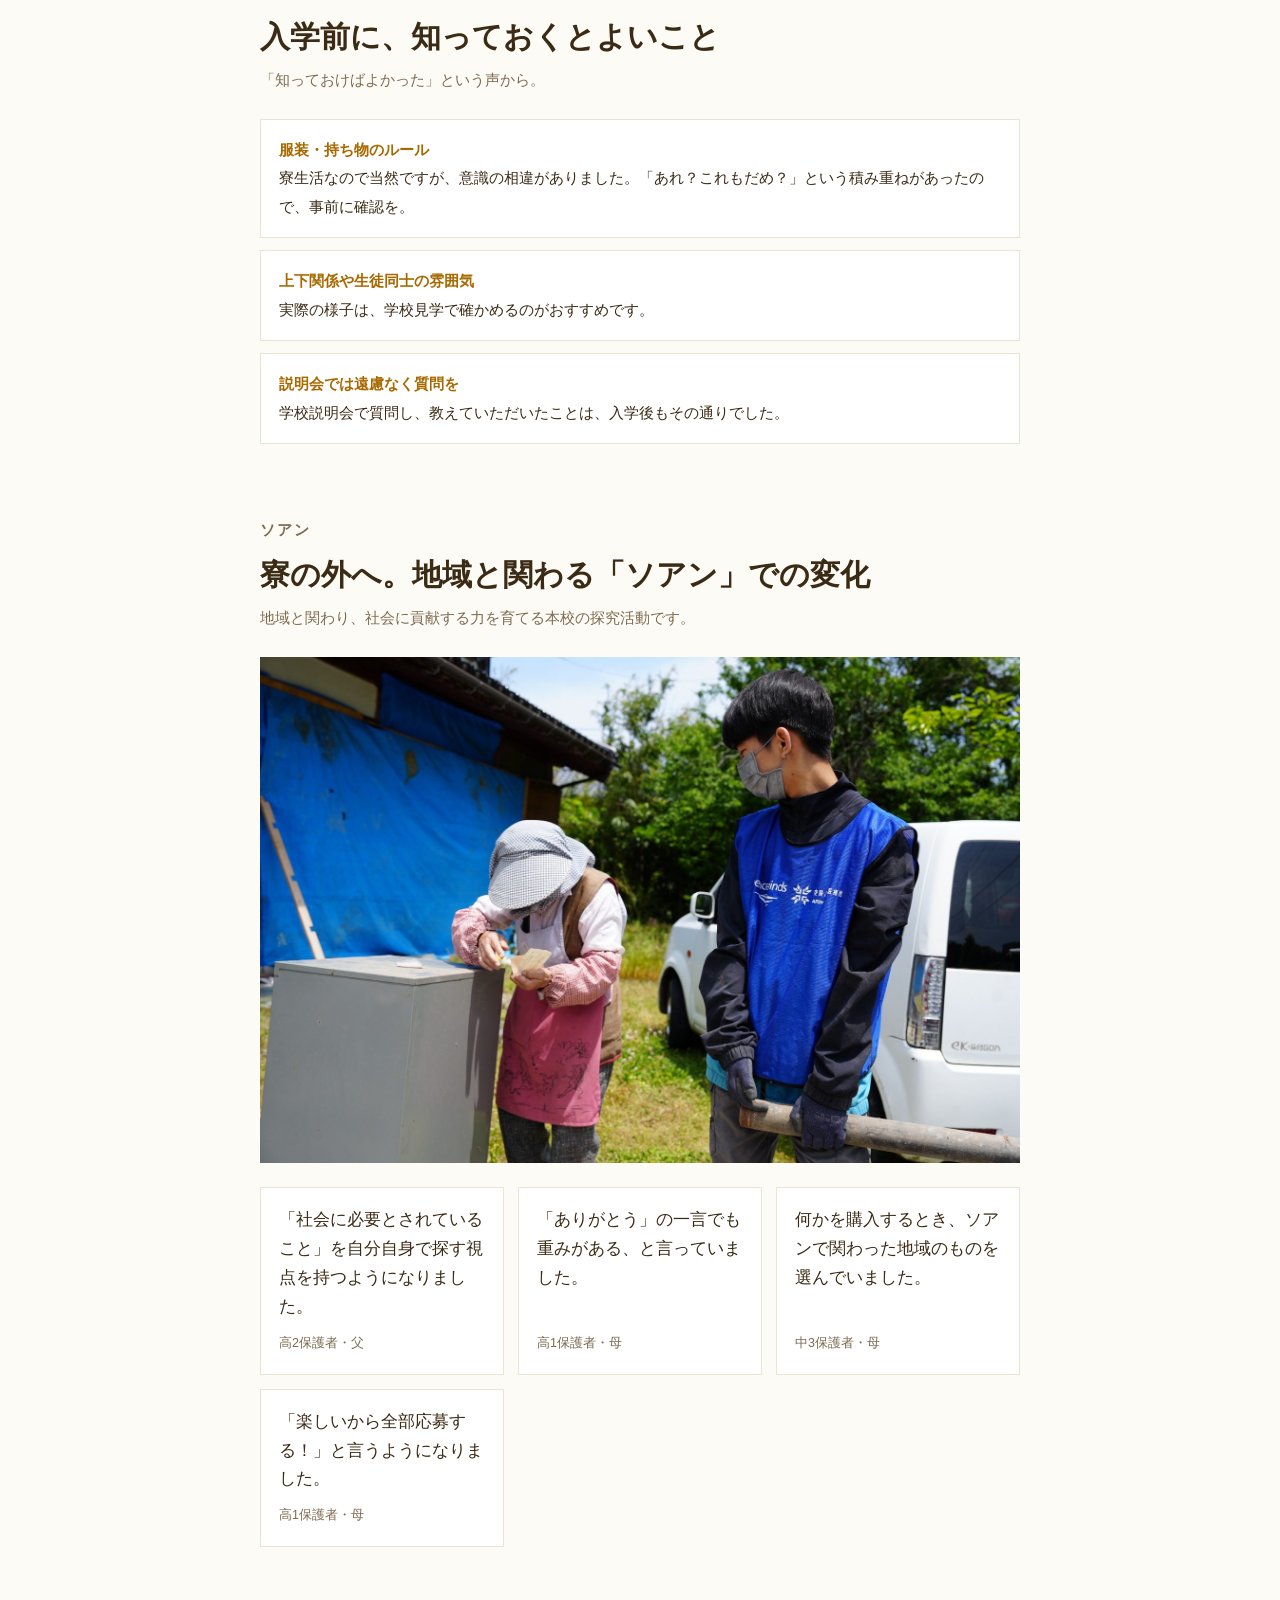
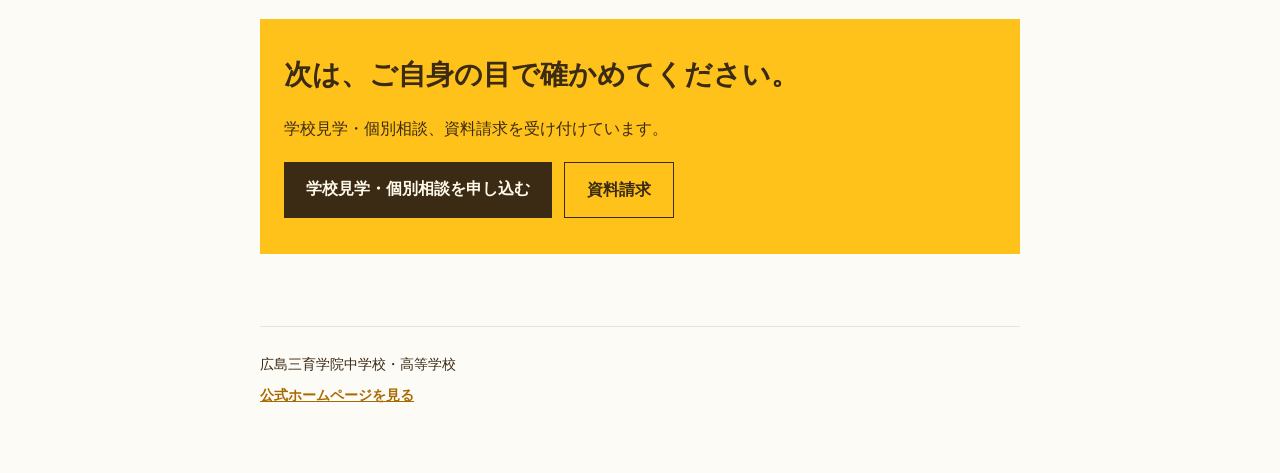
<file: senpai-advice/index.html>
<!DOCTYPE html>
<html lang="ja">
<head>
<meta charset="utf-8">
<meta name="viewport" content="width=device-width,initial-scale=1">
<meta name="description" content="広島三育学院 在校生保護者の声を集めた「寮生活の先輩ママ・パパの一言アドバイス集」">
<title>先輩ママ・パパの一言アドバイス集</title>
<link rel="stylesheet" href="https://fonts.googleapis.com/css2?family=Zen+Old+Mincho:wght@500;700&family=Zen+Kaku+Gothic+New:wght@400;500;700&display=swap">
<style>
body{margin:0}img{max-width:100%}[hidden]{display:none!important}
/* layout: 1カラムの冊子型。章ごとに「写真枠 → 見出し → 声」を繰り返し、声は手紙の便箋のように並べる */
:root{
  --bg:#fdfbf6; --paper:#ffffff; --ink:#3b2a14; --sub:#7d6a50; --line:#ebe4d5;
  --forest:#a86a00; --forest-soft:#fff0c2; --sun:#ffc21a; --sun-soft:#fff3cc; --slot:#fbeecb; --on-sun:#3b2a14;
  --display:"Zen Old Mincho","Hiragino Mincho ProN","Yu Mincho",serif;
  --body:"Zen Kaku Gothic New","Hiragino Sans","Yu Gothic",sans-serif;
}
@media (prefers-color-scheme: dark){:root:not([data-theme="light"]){
  --bg:#1d1810; --paper:#282117; --ink:#f5ecd9; --sub:#bfae90; --line:#43382a;
  --forest:#f2c14e; --forest-soft:#3a2f17; --sun:#f0bb3a; --sun-soft:#3a3016; --slot:#322a1c; --on-sun:#3b2a14; color-scheme:dark}}
:root[data-theme="dark"]{
  --bg:#1d1810; --paper:#282117; --ink:#f5ecd9; --sub:#bfae90; --line:#43382a;
  --forest:#f2c14e; --forest-soft:#3a2f17; --sun:#f0bb3a; --sun-soft:#3a3016; --slot:#322a1c; --on-sun:#3b2a14; color-scheme:dark}
*{box-sizing:border-box}
body{background:var(--bg);color:var(--ink);font-family:var(--body);font-size:16px;line-height:1.9;padding-inline:20px;padding-block:0 64px}
.wrap{max-width:760px;margin-inline:auto;display:flex;flex-direction:column;gap:72px}
h1,h2,h3{font-family:var(--display);font-weight:700;text-wrap:balance;margin:0;line-height:1.45}
p{margin:0}
.mock{background:var(--sun-soft);border:1px dashed var(--sun);font-size:13px;line-height:1.7;padding:10px 14px;margin-top:16px}
.photo{background:repeating-linear-gradient(135deg,var(--slot) 0 14px,var(--paper) 14px 28px);border:1px solid var(--line);display:flex;flex-direction:column;justify-content:flex-end;padding:14px;max-width:100%;font-size:13px;line-height:1.6}
.photo b{font-family:var(--body);letter-spacing:.12em;color:var(--forest)}
.photo span{background:var(--paper);padding:2px 8px;align-self:flex-start;margin-top:4px}
.r169{aspect-ratio:16/9}.r32{aspect-ratio:3/2}.r11{aspect-ratio:1/1}
.hero{display:flex;flex-direction:column;gap:22px;padding-top:8px}
.eyebrow{font-size:13px;letter-spacing:.14em;color:var(--forest);font-weight:700}
.hero h1{font-size:clamp(30px,7vw,48px)}
.hero h1 em{font-style:normal;background:linear-gradient(transparent 62%,var(--sun) 62%)}
.lead{color:var(--sub);max-width:34em}
.event{border-top:2px solid var(--forest);border-bottom:1px solid var(--line);padding-block:14px;font-size:14px;display:grid;grid-template-columns:5em 1fr;gap:4px 12px}
.event dt{color:var(--forest);font-weight:700}.event dd{margin:0;min-width:0}
section{display:flex;flex-direction:column;gap:24px}
.head{display:flex;flex-direction:column;gap:8px}
.head h2{font-size:clamp(23px,5vw,30px)}
.head p{color:var(--sub);font-size:15px}
.bars{display:flex;flex-direction:column;gap:14px;background:var(--paper);padding:24px 20px;border:1px solid var(--line)}
.bar{display:grid;grid-template-columns:1fr auto;gap:2px 12px;font-size:15px}
.bar .n{font-variant-numeric:tabular-nums;font-weight:700;color:var(--forest)}
.bar i{grid-column:1/-1;height:10px;background:var(--forest-soft);display:block}
.bar i u{display:block;height:100%;background:var(--sun)}
.note{font-size:12.5px;color:var(--sub)}
.words{display:grid;grid-template-columns:repeat(auto-fit,minmax(220px,1fr));gap:14px}
.q{background:var(--paper);border:1px solid var(--line);padding:18px;display:flex;flex-direction:column;gap:10px;justify-content:space-between;min-width:0}
.q p{font-family:var(--display);font-weight:500;font-size:17px;line-height:1.7}
.q cite,.story cite,.adv cite{font-style:normal;font-size:12.5px;color:var(--sub)}
.story{display:grid;grid-template-columns:minmax(0,5fr) minmax(0,7fr);gap:22px;align-items:start}
.story>div{display:flex;flex-direction:column;gap:10px;min-width:0}
.story h3{font-size:20px}
.story p{font-size:15px}
.shift{display:flex;flex-direction:column}
.shift div{display:grid;grid-template-columns:minmax(0,1fr) 28px minmax(0,1fr);gap:10px;align-items:center;padding-block:14px;border-bottom:1px solid var(--line);font-size:15px}
.shift div span:first-child{color:var(--sub)}
.shift div span:last-child{font-family:var(--display);font-weight:700;font-size:17px}
.shift svg{width:28px;height:12px}
.pair{display:grid;grid-template-columns:repeat(auto-fit,minmax(240px,1fr));gap:14px}
.pair>div{padding:18px;min-width:0;display:flex;flex-direction:column;gap:8px}
.worry{background:var(--paper);border:1px solid var(--line)}.now{background:var(--sun-soft)}
.pair h3{font-size:16px;font-family:var(--body)}
.pair ul{margin:0;padding-left:1.2em;font-size:15px}
.adv{display:flex;flex-direction:column;gap:0}
.adv blockquote{margin:0;padding:22px 0;border-bottom:1px solid var(--line);display:flex;flex-direction:column;gap:8px}
.adv blockquote p{font-family:var(--display);font-weight:500;font-size:clamp(18px,4vw,22px);line-height:1.7}
.adv blockquote.big p{font-size:clamp(22px,5.4vw,30px);font-weight:700}
.tips{display:flex;flex-direction:column;gap:12px}
.tips li{background:var(--paper);border:1px solid var(--line);padding:16px 18px;font-size:15px;list-style:none}
.tips{padding:0;margin:0}
.tips b{display:block;color:var(--forest)}
.cta{background:var(--sun);color:var(--on-sun);padding:36px 24px;gap:18px;text-align:left}
.cta h2{font-size:clamp(22px,5vw,28px)}
.cta .btns{display:flex;flex-wrap:wrap;gap:12px}
.cta a{background:var(--on-sun);color:#fffaeb;font-weight:700;padding:12px 22px;text-decoration:none}
.cta a.ghost{background:transparent;color:var(--on-sun);border:1.5px solid var(--on-sun)}
.cta a:focus-visible{outline:3px solid var(--on-sun);outline-offset:3px}
table{border-collapse:collapse;width:100%;font-size:13.5px;line-height:1.6}
th,td{border-bottom:1px solid var(--line);padding:8px 10px;text-align:left;vertical-align:top}
th{color:var(--forest);white-space:nowrap}
.tbl{overflow-x:auto;background:var(--paper);border:1px solid var(--line)}
@media (max-width:600px){.story{grid-template-columns:1fr}}
.ph{width:100%;display:block;object-fit:cover}
.fig{margin:0}.fig figcaption{font-size:12.5px;color:var(--sub);text-align:right}
.foot{border-top:1px solid var(--line);padding-top:24px;font-size:14px;display:flex;flex-direction:column;gap:4px}
.foot a{color:var(--forest);font-weight:700}
.q,.tips li,.cta a{transition:transform .25s ease,box-shadow .25s ease}
.q:hover,.tips li:hover{transform:translateY(-4px);box-shadow:0 12px 26px rgba(59,42,20,.12)}
.cta a:hover{transform:translateY(-2px);box-shadow:0 8px 18px rgba(59,42,20,.25)}
.js .rv{opacity:0;transform:translateY(20px);transition:opacity .7s ease,transform .7s ease,box-shadow .25s ease}
.js .rv.in{opacity:1;transform:none}
.js .rv.in.q:hover,.js .rv.in.tip:hover{transform:translateY(-4px)}
.js .bars .bar i u{transform:scaleX(0);transform-origin:left;transition:transform 1.1s cubic-bezier(.2,.7,.2,1)}
.js .bars.in .bar i u{transform:none}
@media (prefers-reduced-motion:reduce){.js .rv,.js .bars .bar i u{opacity:1;transform:none;transition:none}.q:hover,.tips li:hover,.cta a:hover{transform:none}}
</style>
</head>
<body>

<div class="wrap">

<header class="hero">
  <p class="eyebrow">広島三育学院 ／ 参加者特典</p>
  <h1>寮生活の<em>先輩ママ・パパ</em>の<br>一言アドバイス集</h1>
  <p class="lead">12歳、15歳でわが子を寮に送り出した保護者は、何が不安で、いま何を感じているのか。在校生の保護者が、これから入学を考えるご家庭に宛てて書いた言葉を集めました。</p>
  <img class="ph r169" src="img/01.jpg" alt="寮の部屋の窓辺から、山並みを眺める二人の生徒">
  <dl class="event">
    <dt>イベント</dt><dd>全寮制で変わる、子どもの自立と親子の関わり方 〜広島三育学院 全寮制教育 実体験トーク＆交流会〜</dd>
    <dt>日時</dt><dd>2026年10月12日（月・祝）</dd>
    <dt>会場</dt><dd>東京</dd>
  </dl>
</header>

<section>
  <div class="head">
    <p class="eyebrow">はじめに</p>
    <h2>スマホ、勉強、友だち、進路。<br>悩みの入り口は、どのご家庭も同じでした。</h2>
  </div>
  <p>広島三育学院は、キリスト教教育を土台とした寮教育を50年間続けてきました。寮で暮らすのは子どもですが、変わるのは子どもだけではありません。このページでは、在校生保護者へのアンケートに寄せられた声を、できるだけそのままの言葉でご紹介します。</p>
</section>

<section>
  <div class="head">
    <p class="eyebrow">数字で見る</p>
    <h2>入学後、お子さんの何が変わりましたか</h2>
    <p>回答した保護者のうち、各項目を選んだ割合（複数選択）</p>
  </div>
  <div class="bars">
    <div class="bar"><span>身の回りのことを、自分でするようになった</span><span class="n">84%</span><i><u style="width:84.2%"></u></i></div>
    <div class="bar"><span>友人関係を、自分で築くようになった</span><span class="n">68%</span><i><u style="width:68.4%"></u></i></div>
    <div class="bar"><span>自分で時間を管理するようになった</span><span class="n">63%</span><i><u style="width:63.2%"></u></i></div>
    <div class="bar"><span>自分の考えや気持ちを、話すようになった</span><span class="n">63%</span><i><u style="width:63.2%"></u></i></div>
    <div class="bar"><span>家族との会話が変わった</span><span class="n">47%</span><i><u style="width:47.4%"></u></i></div>
    <div class="bar"><span>スマホ・ゲームとの付き合い方が変わった</span><span class="n">37%</span><i><u style="width:36.8%"></u></i></div>
  </div>
  <p class="note">2026年10月実施・在校生保護者アンケート。掲載許可のあった回答（中1〜高3の保護者）を集計（2026年10月8日現在）。</p>
</section>

<section>
  <div class="head">
    <p class="eyebrow">子どもの変化</p>
    <h2>わが子の変化を、一言で表すと</h2>
  </div>
  <img class="ph r32" src="img/02.jpg" alt="寮で洗濯物を自分で干す生徒">
  <div class="words">
    <div class="q"><p>ゲームしか興味がなかった息子が、様々なことに意欲的になりました。</p><cite>高1保護者・母</cite></div>
    <div class="q"><p>知らなかった長所を発見しました。</p><cite>高2保護者・母</cite></div>
    <div class="q"><p>周りへの感謝の気持ちを表すようになりました。</p><cite>中3保護者・母</cite></div>
    <div class="q"><p>精神的に強くなりました。</p><cite>高3保護者・母</cite></div>
    <div class="q"><p>人前に立つことを嫌がらなくなった。</p><cite>高3保護者・父</cite></div>
    <div class="q"><p>自分自身と向き合う力が大きくなった。</p><cite>高3保護者・母</cite></div>
    <div class="q"><p>自分の将来を悩みながらも考えるようになった。</p><cite>高2保護者・母</cite></div>
    <div class="q"><p>「お母さんにやってもらう」という前提が無くなりました。</p><cite>中1保護者・母</cite></div>
    <div class="q"><p>電話で必ず「ありがとう」と言います。</p><cite>高1保護者・母</cite></div>
  </div>
</section>

<section>
  <div class="head">
    <p class="eyebrow">エピソード</p>
    <h2>その変化を感じた、ある日のこと</h2>
  </div>
  <article class="story">
    <img class="ph r11" src="img/03.jpg" alt="寮の集会で、仲間の前に立って話す生徒">
    <div>
      <h3>引っ込み思案だった子が、礼拝で3年間の学びを語った</h3>
      <p>小学校の頃は引っ込み思案で人影に隠れているような子でした。中学入学してすぐの5月頃、意外と人前で話すのが上手だと先生方が気づいてくださり、生徒代表のひとりとしてお話をしました。中学の卒業祈祷週では最終日の礼拝のお話を担当し、堂々とたくさんの人の前で話す姿を見て、親元にいたらできなかった成長だと思いました。</p>
      <cite>高2保護者・母</cite>
    </div>
  </article>
  <article class="story">
    <img class="ph r11" src="img/04.jpg" alt="校舎の前の畑で土をならす生徒たち">
    <div>
      <h3>帰省した息子が、自分から床を拭き始めた</h3>
      <p>以前は外食や旅行にも行きたがらなかった息子が、「何でもやってみる！」と言うようになりました。学校の山で採った渋柿で、友達に教えてもらいながら干し柿作りにも挑戦。帰省した時、自分から部屋の床を拭き始めたことにも驚きました。寮で普段からしているので苦ではないようです。</p>
      <cite>高1保護者・母</cite>
    </div>
  </article>
  <article class="story">
    <img class="ph r11" src="img/05.jpg" alt="寮へ続く階段で言葉を交わす生徒たち">
    <div>
      <h3>「辞めたい」と言っていた子が、楽しい事探しを始めた</h3>
      <p>入学後は人間関係や寮の生活が嫌だと何度も言っていました。それでも中学の卒業式では「中学校生活が凄く楽しかった」と言って卒業できた。だから高校も、今は嫌でもきっと楽しかったと思って卒業できると前向きで、いまは楽しい事探しをしているそうです。そういう我が子がたくましく感じました。</p>
      <cite>高1保護者・母</cite>
    </div>
  </article>
</section>

<section>
  <div class="head">
    <p class="eyebrow">親の変化</p>
    <h2>変わったのは、親のほうでした</h2>
    <p>保護者自身の変化を一言で表してもらいました。</p>
  </div>
  <div class="shift">
    <div><span>管理する親</span><svg viewBox="0 0 28 12" aria-hidden="true"><path d="M0 6h25M20 1l6 5-6 5" fill="none" stroke="currentColor" stroke-width="1.5"/></svg><span>祈り信じて見守る親</span></div>
    <div><span>手をかける子育て</span><svg viewBox="0 0 28 12" aria-hidden="true"><path d="M0 6h25M20 1l6 5-6 5" fill="none" stroke="currentColor" stroke-width="1.5"/></svg><span>信じて見守る子育て</span></div>
    <div><span>できないことを探す</span><svg viewBox="0 0 28 12" aria-hidden="true"><path d="M0 6h25M20 1l6 5-6 5" fill="none" stroke="currentColor" stroke-width="1.5"/></svg><span>今の姿を認めて一緒に笑う</span></div>
    <div><span>先回りして口を出す</span><svg viewBox="0 0 28 12" aria-hidden="true"><path d="M0 6h25M20 1l6 5-6 5" fill="none" stroke="currentColor" stroke-width="1.5"/></svg><span>任せて、成長を見守る</span></div>
  </div>
  <figure class="fig"><img class="ph r32" src="img/06.jpg" alt="丘の上から学校を見つめる親子のイメージ図"><figcaption>※イメージ図</figcaption></figure>
  <div class="words">
    <div class="q"><p>一緒には暮らしていませんが、以前より心の距離が近くなったと感じています。</p><cite>高1保護者・母</cite></div>
    <div class="q"><p>口論がだいぶ減り、ポジティブな会話が増えました。</p><cite>高2保護者・父</cite></div>
    <div class="q"><p>帰省したら1週間くらい話がつきず、夜中まで喋っています。</p><cite>高2保護者・母</cite></div>
    <div class="q"><p>自分がおもっている以上に、子供はできる。</p><cite>中3保護者・母</cite></div>
  </div>
</section>

<section>
  <div class="head">
    <p class="eyebrow">不安</p>
    <h2>送り出すとき、いちばん不安だったこと</h2>
    <p>不安がなかった保護者は、ほとんどいません。</p>
  </div>
  <div class="pair">
    <div class="worry">
      <h3>あの頃の不安</h3>
      <ul>
        <li>朝起きられるか。約束ごとを守れるか。</li>
        <li>自分で掃除洗濯できるのか、ホームシックは大丈夫か、お友達と24時間一緒でやっていけるのか。</li>
        <li>寂しくないか。特に病気のときなど。</li>
        <li>困ったとき、自分一人できちんと判断できるのだろうか。</li>
        <li>入学式後の帰りのバスで涙が止まりませんでした。</li>
      </ul>
    </div>
    <div class="now">
      <h3>いま感じていること</h3>
      <ul>
        <li>良い意味で心配することが減りました。</li>
        <li>先生方が写真付きで学校の様子を報告してくださるので、安心して見守れています。</li>
        <li>自分の体調や思いを、先生や寮監にちゃんと伝えていると知りました。</li>
        <li>悩んだ時、話を聞き、ともに祈ってくれる友人や先生が傍らにいます。</li>
        <li>一学期間離れただけでも、たくましく成長して帰ってくるのでびっくりします。</li>
      </ul>
    </div>
  </div>
</section>

<section>
  <div class="head">
    <p class="eyebrow">一言アドバイス</p>
    <h2>これから入学を考えるご家庭へ</h2>
  </div>
  <div class="adv">
    <blockquote class="big"><p>かわいい子には旅をさせよとは、本当でした。我が子を12歳で旅に出すのは寂しかったですが、たくましく成長してくれました。</p><cite>高2保護者・母</cite></blockquote>
    <blockquote><p>子どもとよくお話して、覚悟があるようであれば背中を押してあげてください。</p><cite>中1保護者・母</cite></blockquote>
    <blockquote><p>可能な限りいろんな選択肢を示して、子どもさんの希望も含めてしっかり話し合うことが大切だと思います。</p><cite>高3保護者・父</cite></blockquote>
    <blockquote><p>良いことも大変なことも含めて、人として育つ学校。</p><cite>高3保護者・母</cite></blockquote>
    <blockquote><p>素敵な仲間と信頼できる大人と共に人間力を向上させる、国内留学へ行かせてみませんか？</p><cite>高3保護者・父</cite></blockquote>
    <blockquote><p>一度学校へ見学に行き、見て頂きたい。私自身、過去に戻れるならこの学校で学びたい。</p><cite>高1保護者・母</cite></blockquote>
    <blockquote><p>三育は、生涯の友と呼べる素晴らしい友に出会える学校です。</p><cite>高2保護者・母</cite></blockquote>
    <blockquote><p>寮生活でどんどんたくましくなる子供を、益々誇りに思えるようになります。</p><cite>高2保護者・母</cite></blockquote>
  </div>
  <img class="ph r169" src="img/07.jpg" alt="山に抱かれた広島三育学院の校舎">
</section>

<section>
  <div class="head">
    <p class="eyebrow">実用メモ</p>
    <h2>入学前に、知っておくとよいこと</h2>
    <p>「知っておけばよかった」という声から。</p>
  </div>
  <ul class="tips">
    <li class="tip"><b>服装・持ち物のルール</b>寮生活なので当然ですが、意識の相違がありました。「あれ？これもだめ？」という積み重ねがあったので、事前に確認を。</li>
    <li class="tip"><b>上下関係や生徒同士の雰囲気</b>実際の様子は、学校見学で確かめるのがおすすめです。</li>
    <li class="tip"><b>説明会では遠慮なく質問を</b>学校説明会で質問し、教えていただいたことは、入学後もその通りでした。</li>
  </ul>
</section>

<section>
  <div class="head">
    <p class="eyebrow">ソアン</p>
    <h2>寮の外へ。地域と関わる「ソアン」での変化</h2>
    <p>地域と関わり、社会に貢献する力を育てる本校の探究活動です。</p>
  </div>
  <img class="ph r32" src="img/08.jpg" alt="ボランティア先で地域の方と作業する生徒">
  <div class="words">
    <div class="q"><p>「社会に必要とされていること」を自分自身で探す視点を持つようになりました。</p><cite>高2保護者・父</cite></div>
    <div class="q"><p>「ありがとう」の一言でも重みがある、と言っていました。</p><cite>高1保護者・母</cite></div>
    <div class="q"><p>何かを購入するとき、ソアンで関わった地域のものを選んでいました。</p><cite>中3保護者・母</cite></div>
    <div class="q"><p>「楽しいから全部応募する！」と言うようになりました。</p><cite>高1保護者・母</cite></div>
  </div>
</section>

<section class="cta">
  <h2>次は、ご自身の目で確かめてください。</h2>
  <p>学校見学・個別相談、資料請求を受け付けています。</p>
  <div class="btns">
    <a href="https://docs.google.com/forms/d/e/1FAIpQLSepCKv1xytj_TgtN5djFU_dPTOqduuSFJd6Mi6XeMLWnzyg0w/viewform" target="_blank" rel="noopener">学校見学・個別相談を申し込む</a>
    <a class="ghost" href="https://docs.google.com/a/saniku.ed.jp/forms/d/e/1FAIpQLSfEn3PVfSddrivJyTrLy3nX7ndAHgS3T33gy6OCp4jaVe19fg/viewform?c=0&amp;w=1" target="_blank" rel="noopener">資料請求</a>
  </div>
</section>

<footer class="foot"><span>広島三育学院中学校・高等学校</span><a href="https://www.saniku.ac.jp/hiroshima/" target="_blank" rel="noopener">公式ホームページを見る</a></footer>

</div>

<script>
(function(){
  if(!('IntersectionObserver' in window)||matchMedia('(prefers-reduced-motion:reduce)').matches)return;
  var els=document.querySelectorAll('section .head,section .ph,.q,.story,.adv blockquote,.bars,.shift div,.pair>div,.tips li,section>p,.cta .btns,.foot');
  document.documentElement.classList.add('js');
  var io=new IntersectionObserver(function(es){es.forEach(function(e){
    if(!e.isIntersecting)return;var el=e.target;io.unobserve(el);
    var i=Array.prototype.indexOf.call(el.parentNode.children,el);
    el.style.transitionDelay=Math.min(i,4)*80+'ms';el.classList.add('in');
    setTimeout(function(){el.style.transitionDelay=''},1200);
  })},{rootMargin:'0px 0px -8% 0px',threshold:.08});
  els.forEach(function(el){el.classList.add('rv');io.observe(el)});
  setTimeout(function(){document.body.offsetHeight},0);
})();
</script>
</body>
</html>
</file>
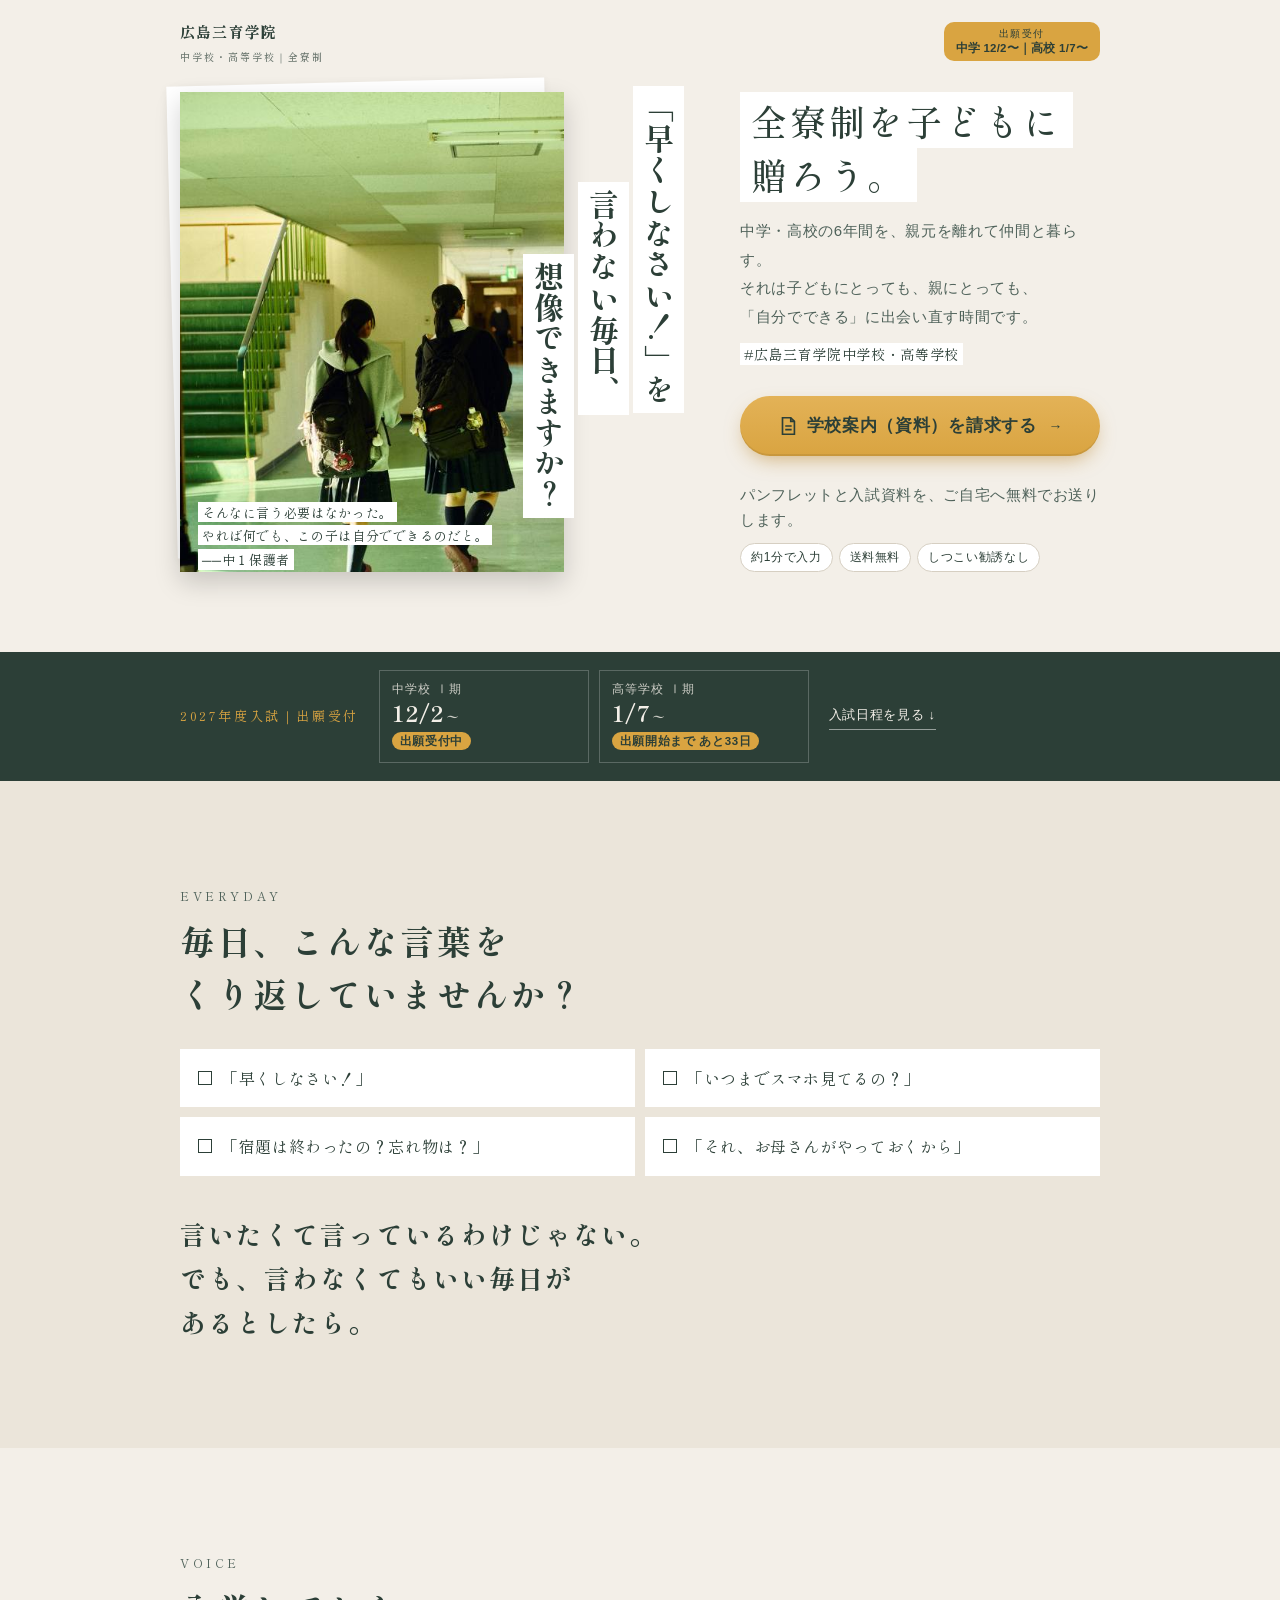
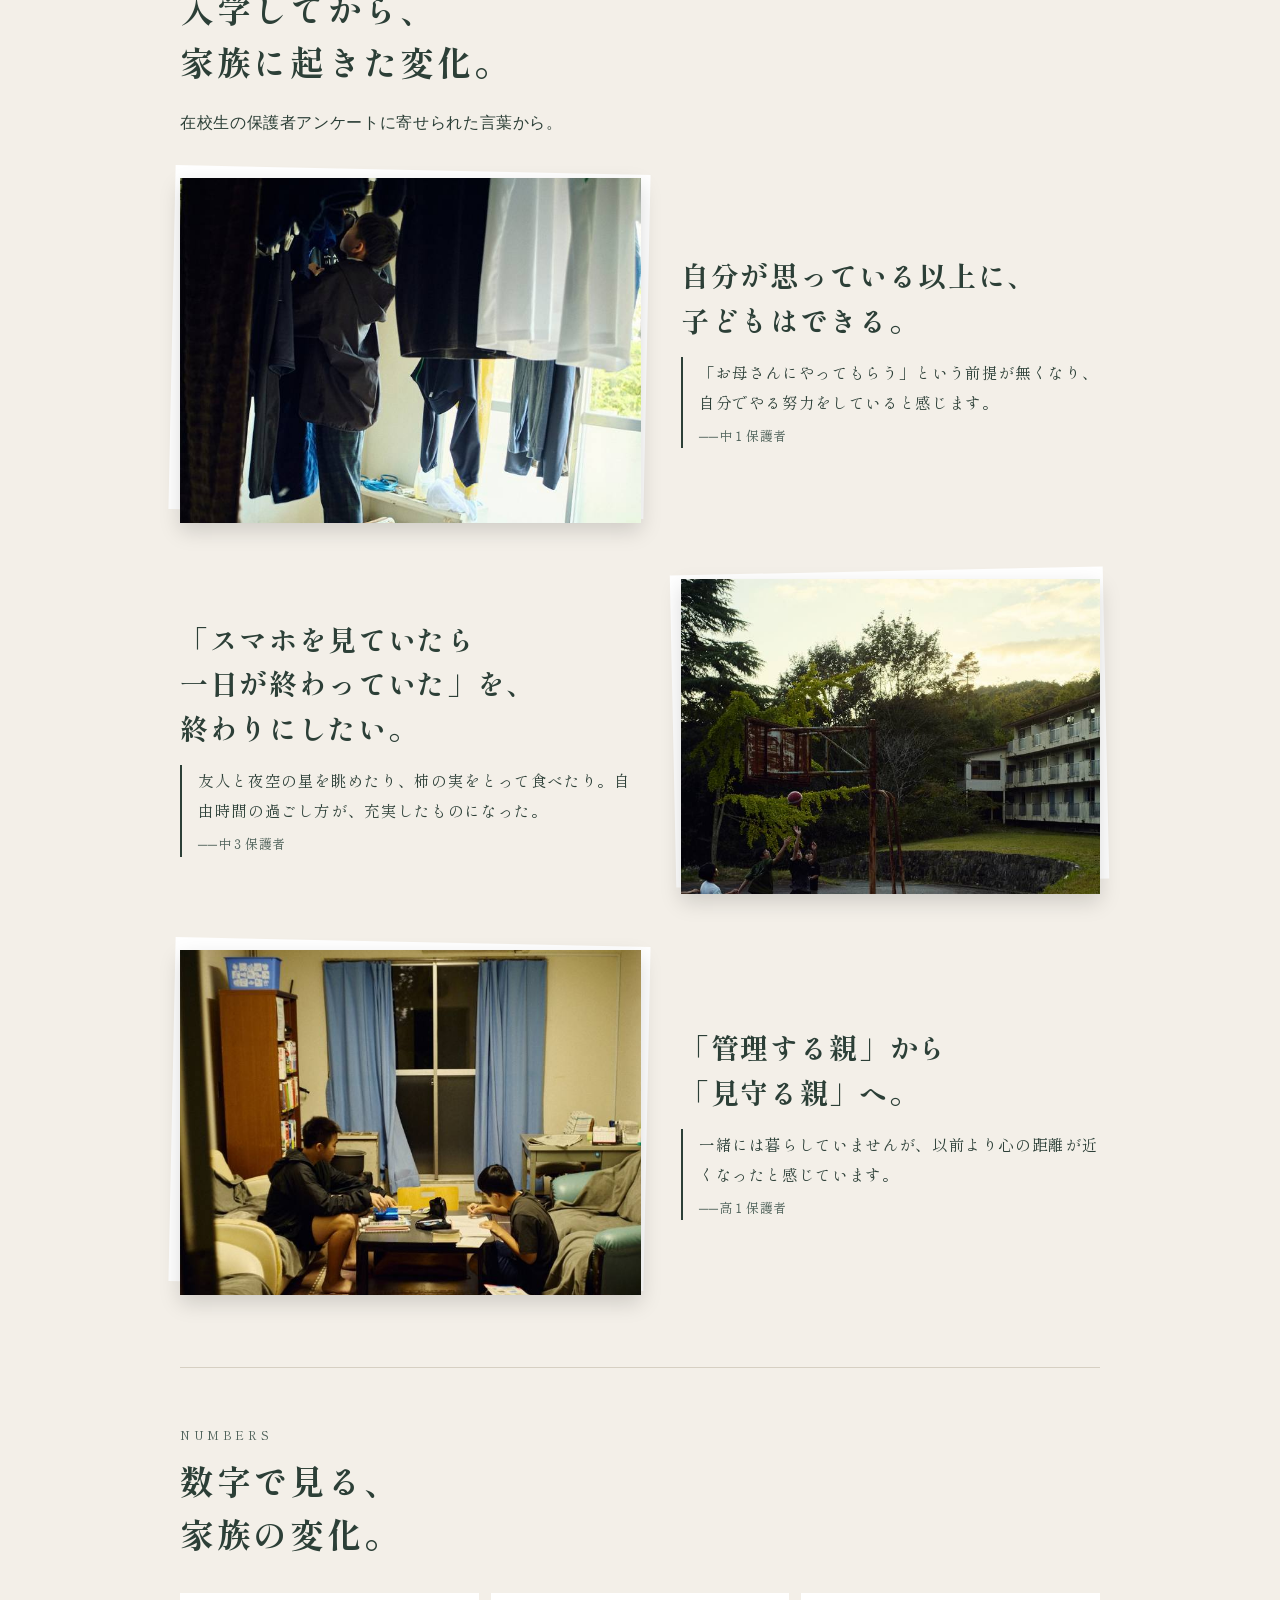
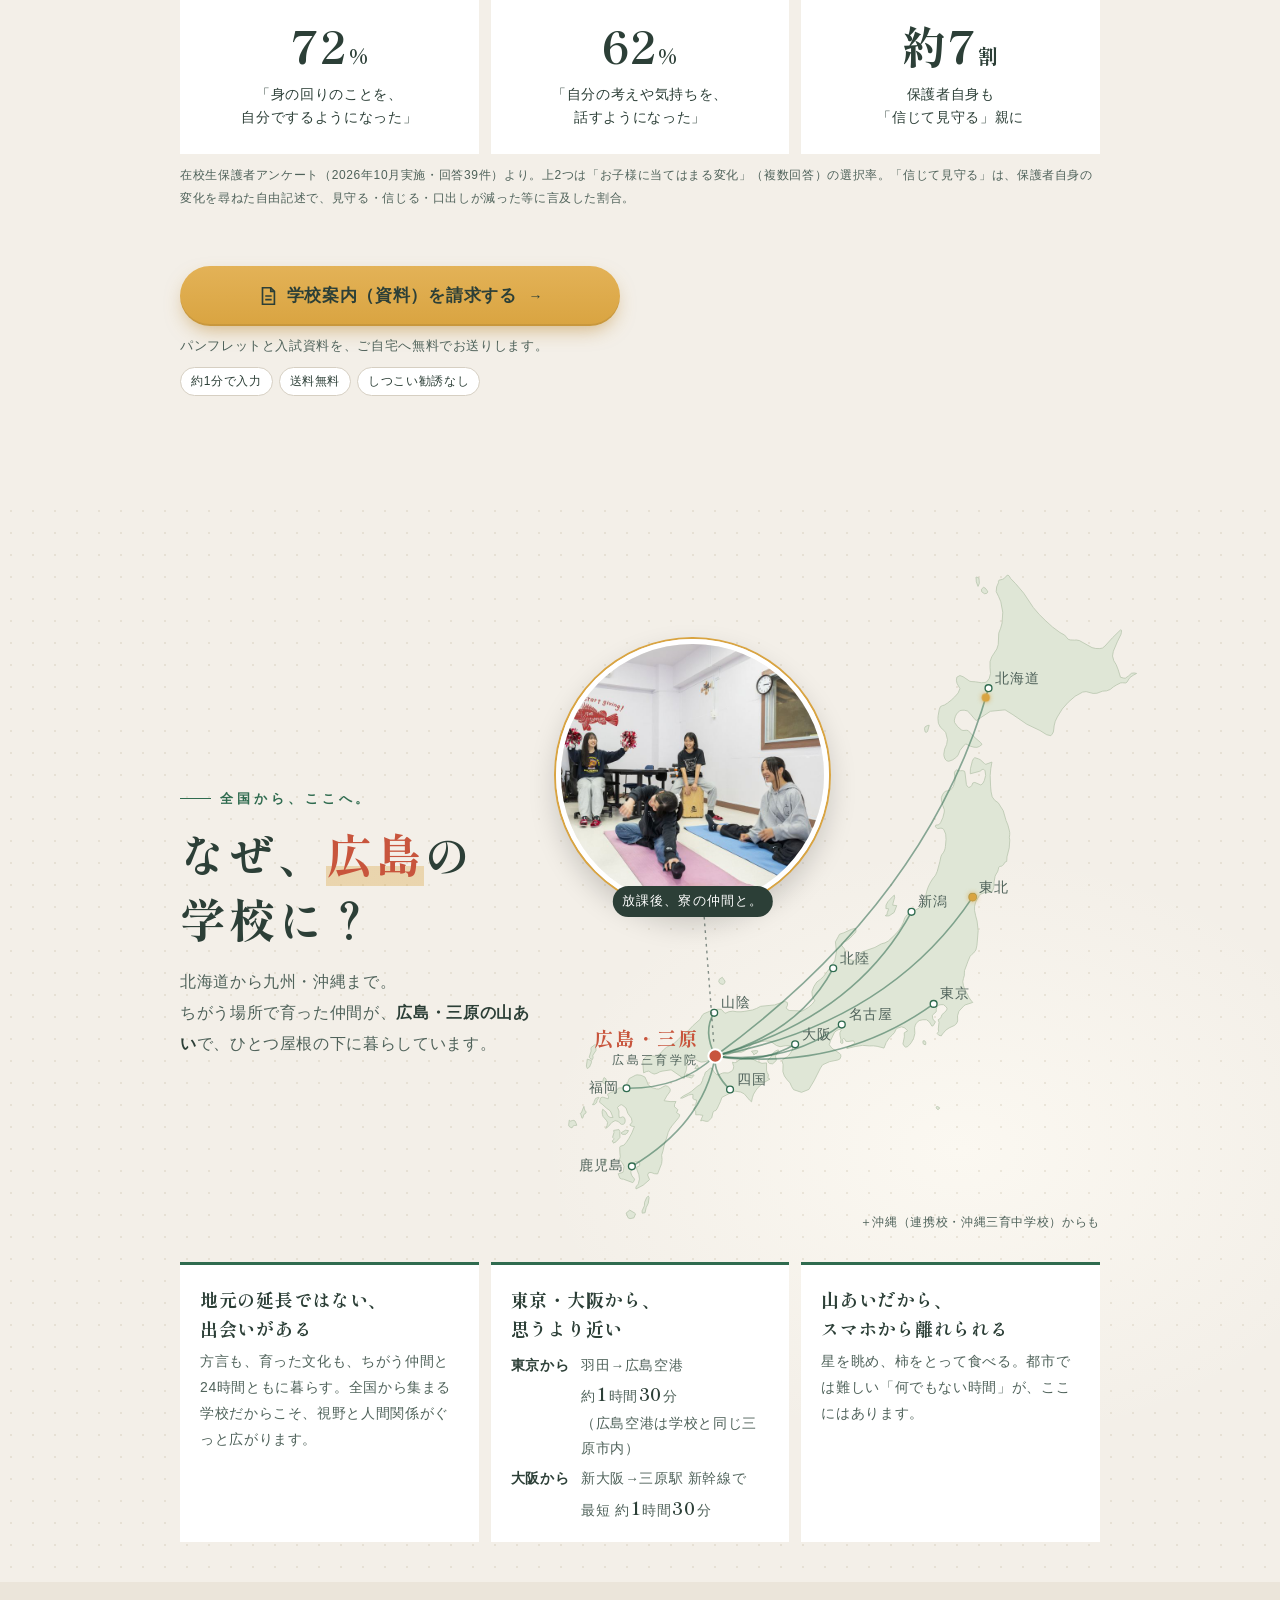
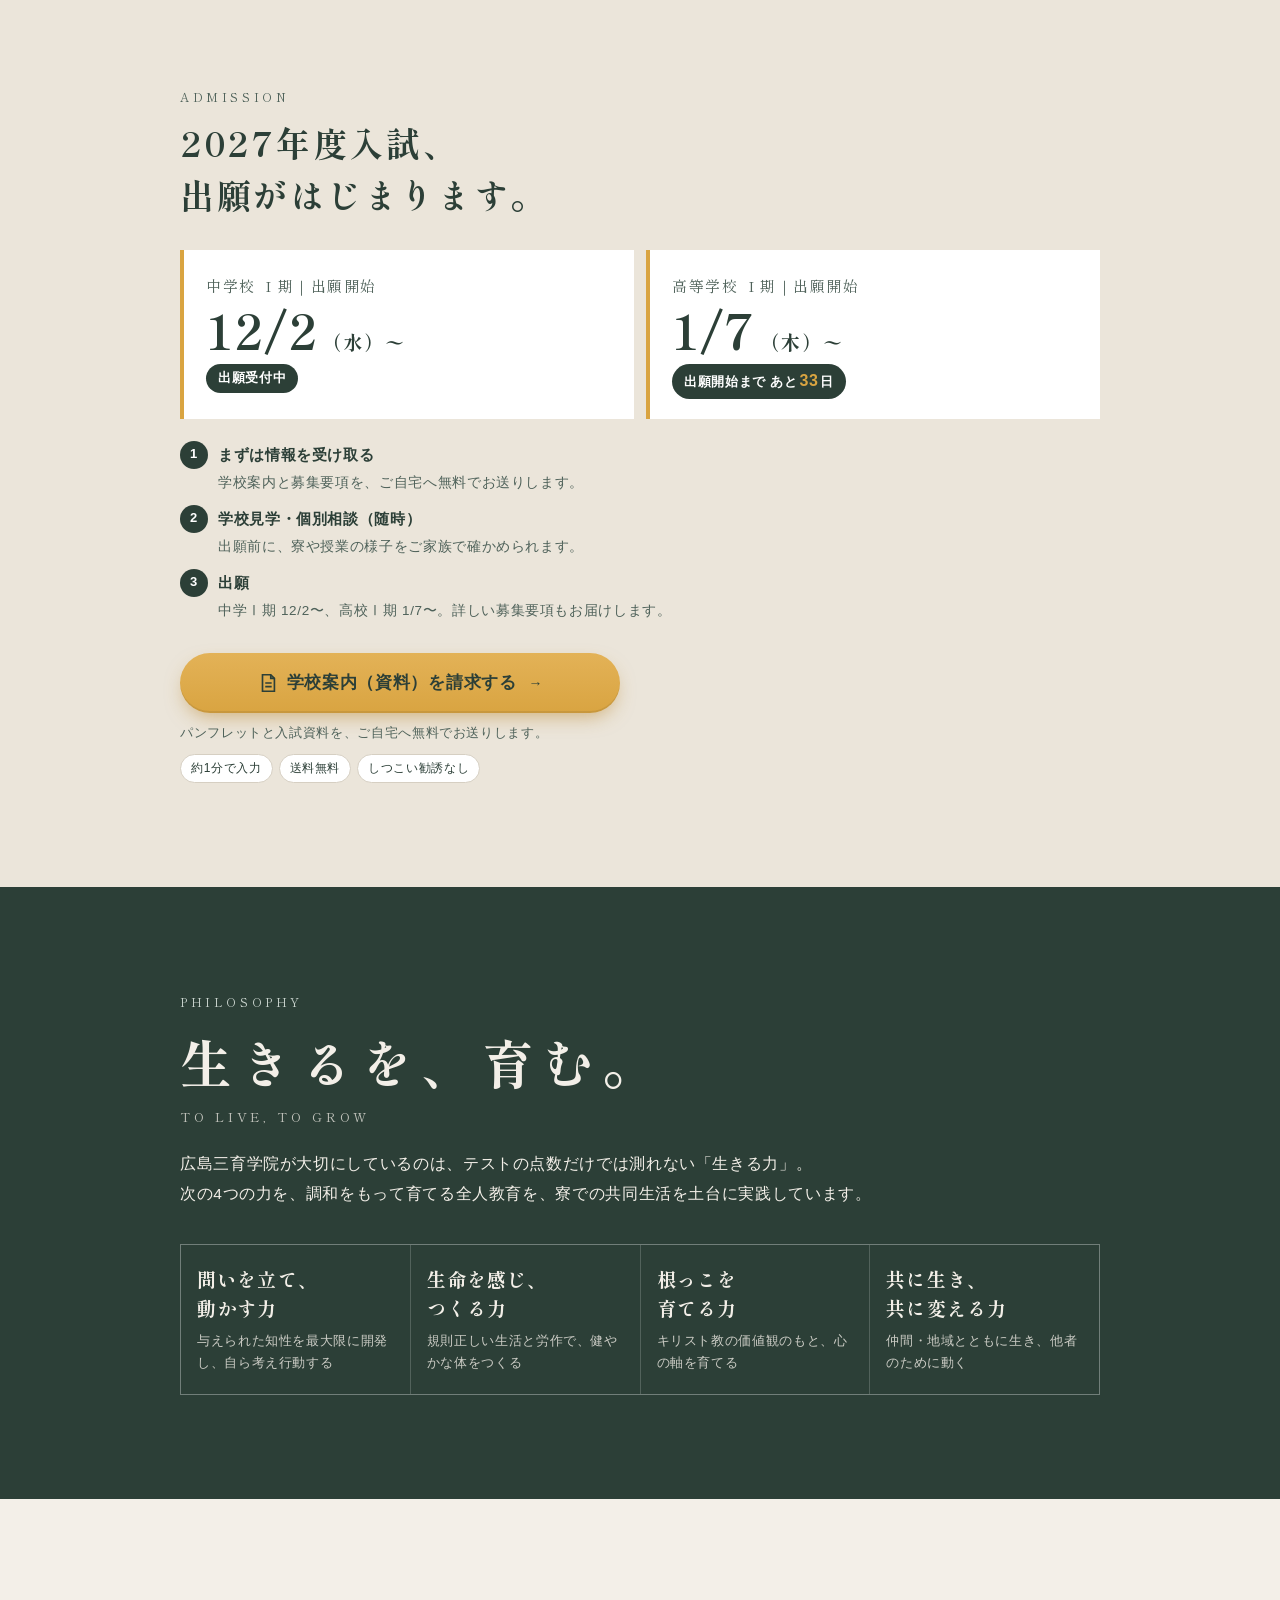
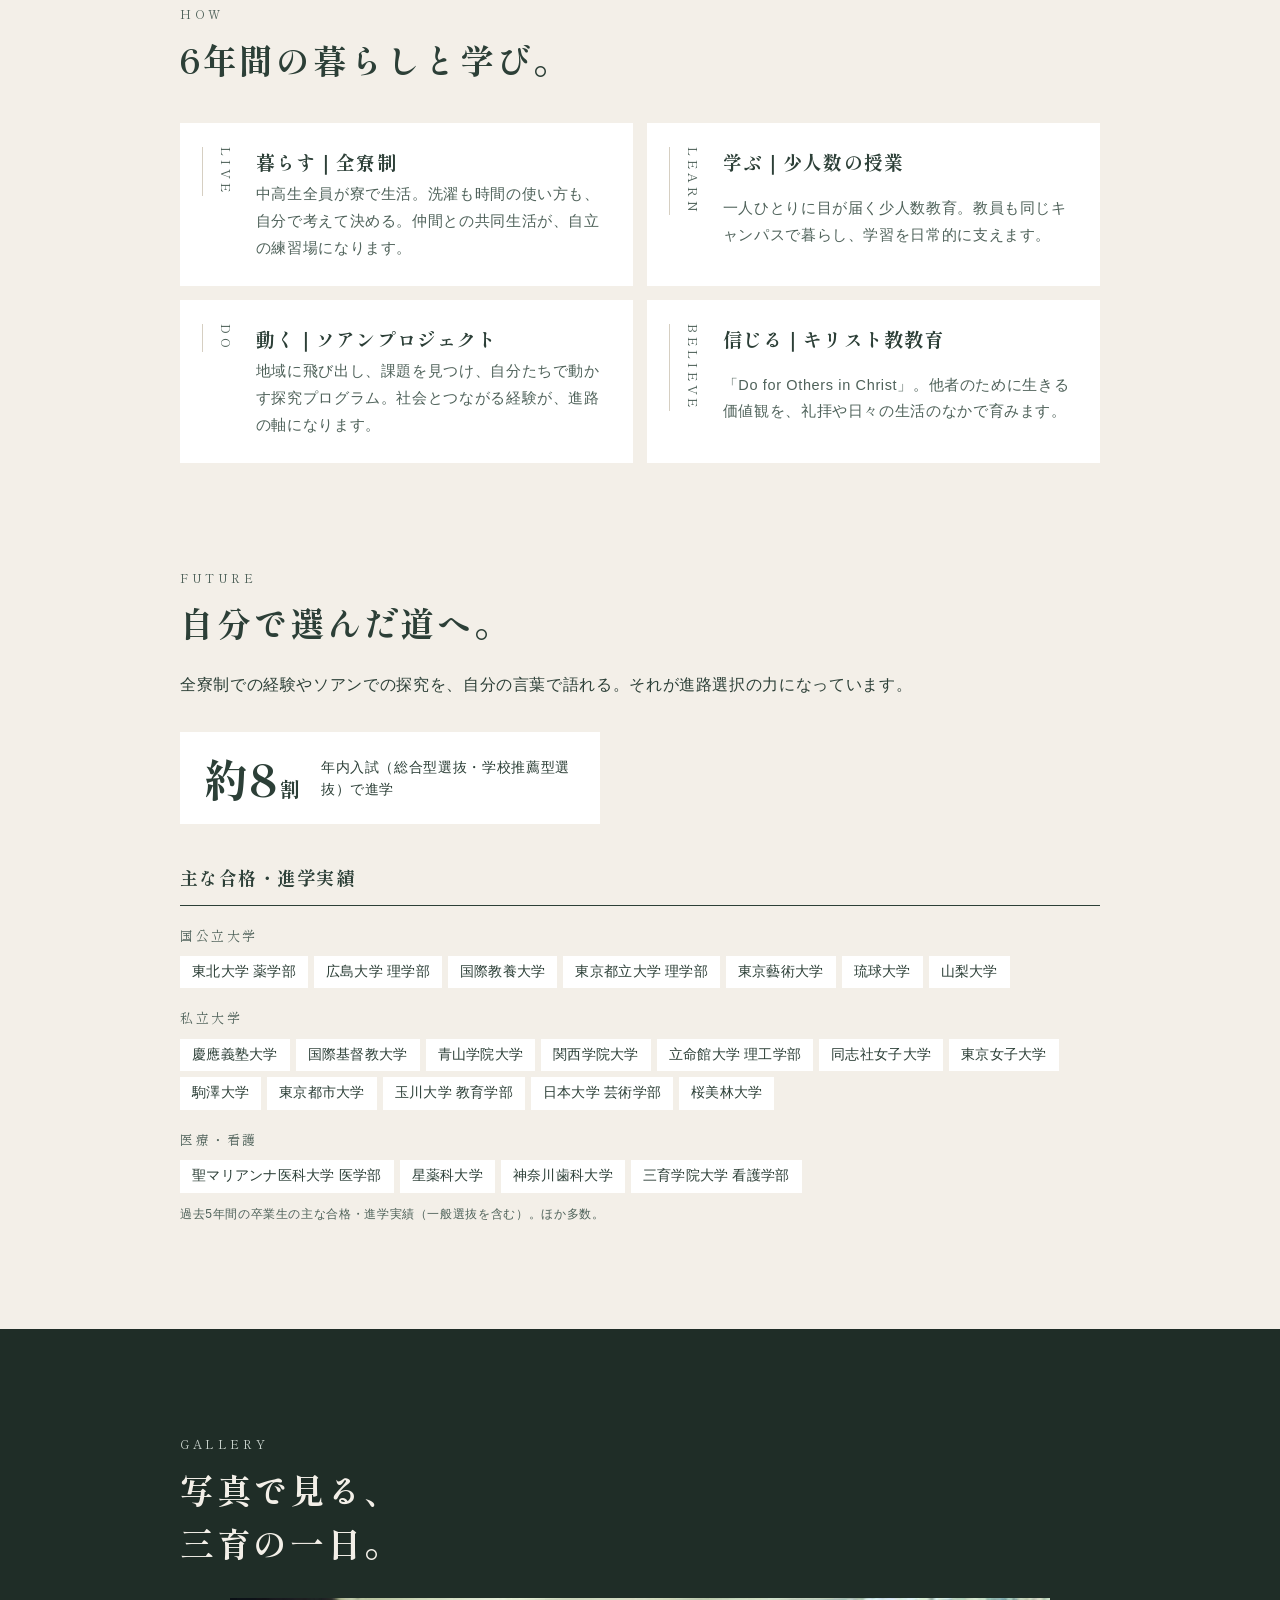
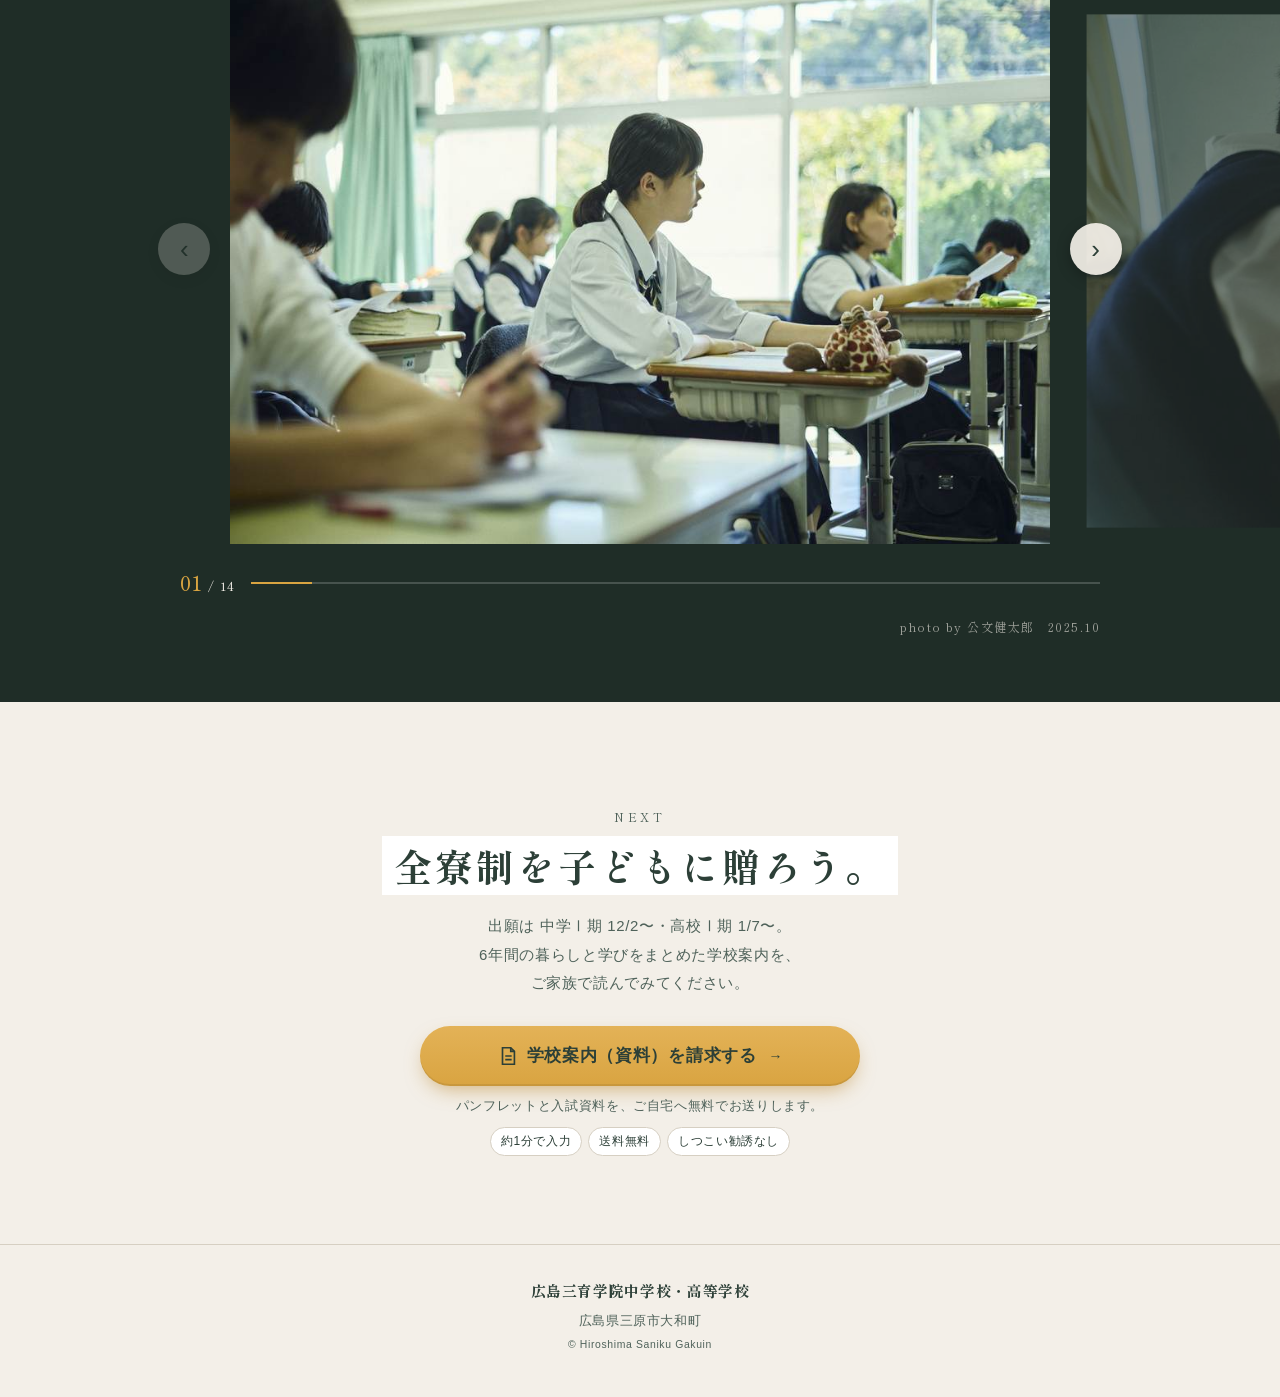
<file: zenryo/form/index.html>
<!doctype html>
<html lang="ja" data-variant="form">
<head>
<meta charset="utf-8">
<meta name="viewport" content="width=device-width, initial-scale=1">
<title>全寮制を子どもに贈ろう。｜広島三育学院中学校・高等学校</title>
<meta name="description" content="「早くしなさい！」を言わない毎日。広島三育学院中学校・高等学校の全寮制教育を、在校生保護者の声とともにご紹介します。">
<meta property="og:title" content="全寮制を子どもに贈ろう。｜広島三育学院中学校・高等学校">
<meta property="og:description" content="「管理する親」から「見守る親」へ。在校生保護者の声で知る、全寮制の毎日。">
<meta name="robots" content="noindex">
<meta property="og:type" content="website">
<meta property="og:url" content="https://hsg-2026lp.github.io/pr/zenryo/form/">
<meta property="og:image" content="https://hsg-2026lp.github.io/pr/zenryo/assets/img/ogp.jpg">
<meta name="twitter:card" content="summary_large_image">
<link rel="canonical" href="https://hsg-2026lp.github.io/pr/zenryo/form/">
<!-- ▼ 計測タグ（GA4 / Meta ピクセル / GTM）はここに貼り付け -->
<link rel="preconnect" href="https://fonts.googleapis.com">
<link rel="preconnect" href="https://fonts.gstatic.com" crossorigin>
<link href="https://fonts.googleapis.com/css2?family=Shippori+Mincho:wght@500;700&family=Zen+Kaku+Gothic+New:wght@400;500;700&display=swap" rel="stylesheet">
<style>
:root{
  --paper:#f3efe8; --paper-2:#ebe5da; --ink:#2c3f37; --ink-soft:#4f625a;
  --line:#d6cfc2; --white:#fff; --accent:#2c3f37;
  --line-green:#06c755; --form:#2c3f37;
  --gold:#d9a441; --gold-deep:#b98428; --red:#c8553d; --arc:#2f6b4f;
  --land:#dfe6d6; --land-stroke:#b9c7b0;
  --mincho:"Shippori Mincho","Hiragino Mincho ProN","Yu Mincho",serif;
  --gothic:"Zen Kaku Gothic New","Hiragino Sans","Yu Gothic",sans-serif;
}
*{box-sizing:border-box;margin:0;padding:0}
html{scroll-behavior:smooth}
body{background:var(--paper);color:var(--ink);font-family:var(--gothic);font-size:16px;line-height:1.9;letter-spacing:.04em;-webkit-font-smoothing:antialiased;padding-bottom:84px}
img{display:block;max-width:100%}
a{color:inherit}
.wrap{max-width:960px;margin:0 auto;padding:0 20px}
.mincho{font-family:var(--mincho)}
.tag{display:inline;background:var(--white);padding:.05em .3em;box-decoration-break:clone;-webkit-box-decoration-break:clone}


/* ===== header ===== */
.hd{padding:18px 0}
.hd .wrap{display:flex;justify-content:space-between;align-items:center}
.logo{font-family:var(--mincho);font-weight:700;font-size:15px;letter-spacing:.08em}
.logo small{display:block;font-size:10px;font-weight:500;letter-spacing:.2em;opacity:.7}
.hd-pill{display:flex;flex-direction:column;align-items:center;text-decoration:none;background:var(--gold);color:var(--ink);font-weight:700;font-size:11.5px;line-height:1.35;padding:5px 12px;border-radius:10px;letter-spacing:.02em;white-space:nowrap}
.hd-pill small{font-size:10px;font-weight:500;letter-spacing:.15em}

/* ===== hero ===== */
.hero{padding:8px 0 56px}
.hero-grid{position:relative;display:grid;grid-template-columns:1fr;gap:0}
.hero-photo{position:relative;margin-right:84px}
.hero-photo::before{content:"";position:absolute;inset:-10px 14px 18px -8px;background:var(--white);transform:rotate(-1.4deg);box-shadow:0 2px 10px rgba(0,0,0,.06);z-index:0}
.hero-photo img{position:relative;z-index:1;width:100%;height:auto;aspect-ratio:3/4;object-fit:cover;object-position:40% 50%;box-shadow:0 10px 24px rgba(0,0,0,.18)}
.hero-copy{position:absolute;top:-6px;right:0;z-index:2;writing-mode:vertical-rl;font-family:var(--mincho);font-weight:700;font-size:clamp(19px,5.4vw,40px);line-height:1.5;letter-spacing:.04em;display:flex;flex-direction:column;align-items:flex-start;gap:4px}
.hero-copy span{white-space:nowrap}
.hero-copy span{background:var(--white);padding:.25em .1em}
.hero-copy span:nth-child(2){margin-top:3.2em}
.hero-copy span:nth-child(3){margin-top:5.6em}
.hero-grid>div:first-child{position:relative}
.hero-quote{position:relative;z-index:2;margin:-64px 40px 0 14px;font-family:var(--mincho);font-size:13px;line-height:1.75}
.hero-quote cite{font-style:normal;display:block;margin-top:2px}
.hero-lead{margin-top:36px}
.hero-lead h1{font-family:var(--mincho);font-weight:500;font-size:clamp(22px,6.2vw,36px);letter-spacing:.08em;line-height:1.5}
.hero-lead p{margin-top:16px;color:var(--ink-soft);font-size:15px}
.hashtag{margin-top:10px;font-family:var(--mincho);font-size:14px}

/* ===== CTA ===== */
.cta{display:flex;flex-direction:column;align-items:center;gap:10px;margin-top:28px}
.cta-btn{display:flex;align-items:center;justify-content:center;gap:8px;width:100%;max-width:440px;min-height:60px;padding:14px 18px;border-radius:999px;text-decoration:none;font-weight:700;font-size:clamp(15px,4.2vw,17px);letter-spacing:.04em;white-space:nowrap;color:#fff;box-shadow:0 6px 16px rgba(0,0,0,.14);transition:transform .15s ease,box-shadow .15s ease}
.cta-btn:hover{transform:translateY(-1px);box-shadow:0 8px 20px rgba(0,0,0,.18)}
.cta-btn:active{transform:translateY(1px)}
.cta-btn svg{flex:none}
.cta-btn .arrow{margin-left:4px;font-size:14px}
.cta[data-variant="A"] .cta-btn{background:var(--line-green)}
.cta[data-variant="B"] .cta-btn{background:linear-gradient(180deg,#e3b257,var(--gold));color:var(--ink);box-shadow:0 8px 20px -6px rgba(185,132,40,.6),inset 0 -2px 0 rgba(0,0,0,.08)}
.cta[data-variant="B"] .cta-btn:hover{box-shadow:0 10px 24px -6px rgba(185,132,40,.75)}
.cta-sub{font-size:12.5px;color:var(--ink-soft);text-align:center;line-height:1.7}
.cta-micro{display:flex;gap:6px;flex-wrap:wrap;justify-content:center}
.cta-micro li{list-style:none;font-size:12px;border:1px solid var(--line);background:var(--white);padding:2px 10px;border-radius:20px}

/* ===== section base ===== */
section{padding:72px 0}
.sec-label{font-family:var(--mincho);font-size:12px;letter-spacing:.3em;color:var(--ink-soft)}
.sec-title{font-family:var(--mincho);font-weight:700;font-size:clamp(24px,6vw,34px);line-height:1.55;letter-spacing:.08em;margin-top:8px}
.sec-body{margin-top:20px;font-size:15.5px}
.sec-body p+p{margin-top:1em}

/* ===== problem ===== */
.problem{background:var(--paper-2)}
.worries{margin-top:28px;display:grid;gap:10px}
.worries li{list-style:none;background:var(--white);padding:14px 18px;font-family:var(--mincho);font-size:16px;position:relative;padding-left:42px}
.worries li::before{content:"";position:absolute;left:18px;top:50%;width:12px;height:12px;border:1.5px solid var(--ink);transform:translateY(-50%)}
.turn{margin-top:36px;font-family:var(--mincho);font-size:clamp(20px,5vw,26px);font-weight:700;line-height:1.7;letter-spacing:.08em}

/* ===== voices ===== */
.voices-list{margin-top:40px;display:grid;gap:56px}
.voice{display:grid;gap:18px}
.voice-photo{position:relative}
.voice-photo::before{content:"";position:absolute;inset:-8px -6px 10px -8px;background:var(--white);transform:rotate(1.2deg);z-index:0}
.voice:nth-child(even) .voice-photo::before{transform:rotate(-1.2deg)}
.voice-photo img{position:relative;z-index:1;width:100%;height:auto;aspect-ratio:4/3;object-fit:cover;box-shadow:0 8px 20px rgba(0,0,0,.15)}
.voice-head{font-family:var(--mincho);font-weight:700;font-size:clamp(21px,5.4vw,28px);line-height:1.6;letter-spacing:.06em}
.voice-quote{font-family:var(--mincho);font-size:15.5px;line-height:1.95;border-left:2px solid var(--ink);padding-left:16px}
.voice-quote cite{display:block;font-style:normal;font-size:13px;margin-top:6px;color:var(--ink-soft)}
.voice-note{font-size:14.5px;color:var(--ink-soft)}

/* ===== philosophy ===== */
.philo{background:var(--ink);color:#f3efe8}
.philo .sec-label{color:#c9d3cd}
.philo-copy{font-family:var(--mincho);font-weight:700;font-size:clamp(34px,9vw,52px);letter-spacing:.16em;margin-top:12px;line-height:1.4}
.philo-en{font-family:var(--mincho);font-size:13px;letter-spacing:.3em;opacity:.75;margin-top:6px}
.four{margin-top:36px;display:grid;grid-template-columns:repeat(2,1fr);gap:1px;background:rgba(255,255,255,.18);border:1px solid rgba(255,255,255,.18)}
.four div{background:var(--ink);padding:20px 16px}
.four b{font-family:var(--mincho);font-size:clamp(16px,4.4vw,19px);line-height:1.5;letter-spacing:.06em;display:block}
.four span{margin-top:8px!important}
.four span{font-size:13px;opacity:.8;line-height:1.7;display:block;margin-top:4px}

/* ===== how ===== */
.how-list{margin-top:36px;display:grid;gap:14px}
.how{background:var(--white);padding:24px 22px;display:grid;grid-template-columns:auto 1fr;gap:4px 18px;align-items:start}
.how .en{grid-row:span 2;writing-mode:vertical-rl;font-family:var(--mincho);font-size:13px;letter-spacing:.3em;color:var(--ink-soft);border-left:1px solid var(--line);padding-left:10px}
.how h3{font-family:var(--mincho);font-size:19px;letter-spacing:.06em;line-height:1.6}
.how p{font-size:14.5px;color:var(--ink-soft);line-height:1.85}

/* ===== numbers ===== */
.nums{margin-top:32px;display:grid;grid-template-columns:repeat(2,1fr);gap:12px}
.num{background:var(--white);padding:22px 16px;text-align:center}
.num b{font-family:var(--mincho);font-size:clamp(32px,9vw,44px);line-height:1.2;display:block}
.num b small{font-size:.45em;margin-left:2px}
.num span{font-size:12.5px;color:var(--ink-soft);display:block;margin-top:6px;line-height:1.6}
.stats{margin-top:72px;padding-top:56px;border-top:1px solid var(--line)}
.nums-3{grid-template-columns:1fr}
.nums-3 .num{display:grid;grid-template-columns:7.2em 1fr;align-items:center;text-align:left;gap:12px;padding:18px 20px}
.nums-3 .num span{margin-top:0;font-size:14px;color:var(--ink)}
.nums-1{grid-template-columns:1fr;max-width:420px}
.nums-1 .num{display:grid;grid-template-columns:auto 1fr;align-items:center;text-align:left;gap:20px;padding:20px 24px}
.nums-1 .num span{margin-top:0;font-size:14px;color:var(--ink)}
.unis{margin-top:36px}
.unis-title{font-family:var(--mincho);font-size:18px;letter-spacing:.08em;padding-bottom:10px;border-bottom:1px solid var(--ink)}
.unis dl{margin-top:4px}
.unis dt{font-family:var(--mincho);font-size:13px;letter-spacing:.2em;color:var(--ink-soft);margin-top:18px}
.unis dd{display:flex;flex-wrap:wrap;gap:6px;margin-top:8px}
.unis dd span{background:var(--white);font-size:13.5px;padding:6px 12px;line-height:1.5;letter-spacing:.02em}

/* ===== schedule ===== */
.schedule{background:var(--paper-2)}
.sch-table{margin-top:28px;width:100%;border-collapse:collapse;background:var(--white);font-size:15px}
.sch-table th,.sch-table td{padding:16px 14px;border-bottom:1px solid var(--line);text-align:left;vertical-align:top}
.sch-table th{font-family:var(--mincho);width:40%;font-weight:700;white-space:nowrap}
.sch-table tr:last-child th,.sch-table tr:last-child td{border-bottom:0}
.small-note{font-size:12px;color:var(--ink-soft);margin-top:10px}

/* ===== final ===== */
.final{text-align:center;padding-bottom:88px}
.final .sec-title{font-size:clamp(22px,6.2vw,38px);letter-spacing:.08em}
.final .lead{margin-top:16px;font-size:15px;color:var(--ink-soft)}

/* ===== footer ===== */
.ft{border-top:1px solid var(--line);padding:32px 0 40px;font-size:12.5px;color:var(--ink-soft);text-align:center;line-height:1.9}
.ft b{font-family:var(--mincho);font-size:15px;color:var(--ink);display:block;margin-bottom:4px}

/* ===== sticky CTA (mobile) ===== */
.sticky{position:fixed;left:0;right:0;bottom:0;z-index:40;padding:10px 14px calc(10px + env(safe-area-inset-bottom));background:rgba(243,239,232,.94);backdrop-filter:blur(8px);-webkit-backdrop-filter:blur(8px);border-top:1px solid var(--line);transform:translateY(110%);transition:transform .25s ease}
.sticky.show{transform:none}
.sticky .cta{margin:0}
.sticky .cta-btn{min-height:54px;font-size:16px;max-width:520px}

/* ===== deadline strip ===== */
.deadline{background:var(--ink);color:#f3efe8;padding:18px 0}
.deadline .wrap{display:flex;flex-wrap:wrap;align-items:center;gap:10px 20px}
.dl-label{font-family:var(--mincho);font-size:13px;letter-spacing:.2em;color:var(--gold);flex-basis:100%}
.dl-items{display:flex;gap:10px;flex:1;min-width:0}
.dl-item{flex:1;border:1px solid rgba(255,255,255,.22);padding:10px 12px;line-height:1.4}
.dl-item small{display:block;font-size:11.5px;opacity:.8;letter-spacing:.1em}
.dl-item b{font-family:var(--mincho);font-size:22px;letter-spacing:.04em}
.dl-item b small{display:inline;font-size:13px;margin-left:2px}
.dl-count{display:inline-block;margin-top:4px;font-size:11.5px;background:var(--gold);color:var(--ink);font-weight:700;padding:1px 8px;border-radius:20px}
.dl-link{font-size:13px;color:#f3efe8;text-decoration:none;border-bottom:1px solid rgba(255,255,255,.5);padding-bottom:1px;white-space:nowrap}

/* ===== nationwide map ===== */
.nation{position:relative;overflow:hidden;padding-bottom:40px;background:
  radial-gradient(700px 500px at 75% 60%,#fbf8f1 0%,transparent 60%),var(--paper)}
.nation::before{content:"";position:absolute;inset:0;pointer-events:none;opacity:.35;background-image:radial-gradient(#cfc5b0 1px,transparent 1px);background-size:22px 22px}
.nation .wrap{position:relative}
.nation .eyebrow{display:inline-flex;align-items:center;gap:.7em;font-size:13px;letter-spacing:.3em;color:var(--arc);font-weight:700}
.nation .eyebrow::before{content:"";width:2.4em;height:1px;background:currentColor}
.nation-title{font-family:var(--mincho);font-weight:700;font-size:clamp(28px,7.6vw,46px);line-height:1.4;letter-spacing:.06em;margin-top:10px}
.nation-title em{font-style:normal;color:var(--red);background:linear-gradient(transparent 70%,rgba(217,164,65,.35) 70%)}
.nation-lead{margin-top:16px;font-size:15.5px;color:var(--ink-soft);line-height:2}
.nation-lead b{color:var(--ink)}
.map-wrap{position:relative;margin-top:8px}
.jmap{display:block;width:100%;height:auto}
.leader{stroke:var(--ink-soft);stroke-width:2;stroke-dasharray:4 6;opacity:0;transition:opacity .6s 1.2s}
.nation.play .leader{opacity:.7}
.map-photo{position:absolute;left:.6%;top:11.2%;width:44.4%;margin:0;opacity:0;transform:scale(.85);transition:opacity .9s .6s ease,transform .9s .6s cubic-bezier(.2,.8,.2,1)}
.nation.play .map-photo{opacity:1;transform:none}
.map-photo img{width:100%;height:auto;aspect-ratio:1/1;object-fit:cover;border-radius:50%;border:5px solid #fff;box-shadow:0 0 0 2px var(--gold),0 12px 28px rgba(0,0,0,.18)}
.map-photo figcaption{position:absolute;left:50%;bottom:-6px;transform:translateX(-50%);white-space:nowrap;background:var(--ink);color:#fff;font-size:11.5px;letter-spacing:.08em;padding:3px 10px;border-radius:20px}
.land{fill:var(--land);stroke:var(--land-stroke);stroke-width:1.2;stroke-linejoin:round}
.arc{fill:none;stroke:var(--arc);stroke-width:2.4;stroke-linecap:round;opacity:.55;stroke-dasharray:1200;stroke-dashoffset:1200}
.city{opacity:0}
.city circle{fill:#fff;stroke:var(--arc);stroke-width:2}
.city text{font:500 26px var(--gothic);fill:var(--ink-soft);letter-spacing:.06em}
.mover{fill:var(--gold);filter:drop-shadow(0 0 4px rgba(217,164,65,.8));opacity:0;transition:opacity .4s}
.pulse{fill:var(--red);opacity:0;transform-origin:278.2px 752.5px}
.core{fill:var(--red);stroke:#fff;stroke-width:3}
.mihara-label{font:700 36px var(--mincho);fill:var(--red);letter-spacing:.1em}
.mihara-sub{font:500 18px var(--gothic);fill:var(--ink-soft);letter-spacing:.2em}
.nation.play .arc{animation:draw 2.2s cubic-bezier(.6,0,.2,1) forwards;animation-delay:var(--d)}
.nation.play .city{animation:fadeIn .8s ease forwards;animation-delay:var(--d)}
.nation.play .mover{opacity:1}
.nation.play .pulse{animation:pulse 2.4s ease-out infinite}
.nation.play .pulse.p2{animation-delay:1.2s}
@keyframes draw{to{stroke-dashoffset:0}}
@keyframes fadeIn{to{opacity:1}}
@keyframes pulse{from{transform:scale(.4);opacity:.45}to{transform:scale(3.2);opacity:0}}
.map-note{font-size:12px;color:var(--ink-soft);text-align:right;margin-top:-6px}
.reasons{margin-top:28px;display:grid;gap:12px}
.reason{background:var(--white);padding:20px 20px 18px;border-top:3px solid var(--arc)}
.reason h3{font-family:var(--mincho);font-size:18px;letter-spacing:.04em;line-height:1.6}
.reason p{font-size:14px;color:var(--ink-soft);line-height:1.85;margin-top:6px}
.access{display:grid;grid-template-columns:auto 1fr;gap:4px 12px;margin-top:10px;font-size:13.5px}
.access dt{font-weight:700;color:var(--ink)}
.access dd{color:var(--ink-soft)}
.access dd b{font-family:var(--mincho);font-size:17px;color:var(--ink);margin:0 1px}

/* ===== schedule cards ===== */
.sch-cards{margin-top:28px;display:grid;gap:12px}
.sch-card{background:var(--white);padding:22px 22px 20px;border-left:4px solid var(--gold)}
.sch-card .lv{font-family:var(--mincho);font-size:15px;letter-spacing:.1em;color:var(--ink-soft)}
.sch-card .date{font-family:var(--mincho);font-weight:700;font-size:clamp(34px,10vw,48px);line-height:1.2;letter-spacing:.02em}
.sch-card .date small{font-size:.4em;margin-left:4px;letter-spacing:.1em}
.sch-card .count{display:inline-block;margin-top:6px;font-size:13px;font-weight:700;background:var(--ink);color:#fff;padding:2px 12px;border-radius:20px}
.sch-card .count b{color:var(--gold);font-size:16px;margin:0 2px}
.sch-steps{margin-top:22px;counter-reset:st;display:grid;gap:8px}
.sch-steps li{list-style:none;counter-increment:st;display:grid;grid-template-columns:28px 1fr;gap:10px;align-items:start;font-size:14.5px}
.sch-steps li::before{content:counter(st);width:28px;height:28px;border-radius:50%;background:var(--ink);color:#fff;font-size:13px;display:grid;place-items:center;font-weight:700}
.sch-steps li b{display:block;font-size:15px}
.sch-steps li span{color:var(--ink-soft);font-size:13.5px}

.sticky-note{font-size:11.5px;text-align:center;color:var(--ink);margin-bottom:6px;letter-spacing:.06em}
.sticky-note b{color:var(--red)}

/* ===== gallery ===== */
.gallery{background:#1f2d27;color:#f3efe8;padding-bottom:64px}
.gallery .sec-label{color:#c9d3cd}
.gl{position:relative;margin-top:28px}
.gl-track{display:flex;gap:12px;overflow-x:auto;scroll-snap-type:x mandatory;scroll-behavior:smooth;padding:0 7vw;scrollbar-width:none;-webkit-overflow-scrolling:touch;outline:none}
.gl-track::-webkit-scrollbar{display:none}
.gl-slide{list-style:none;flex:0 0 86vw;scroll-snap-align:center;opacity:.45;transform:scale(.94);transition:opacity .5s,transform .5s}
.gl-slide.is-active{opacity:1;transform:none}
.gl-slide figure{margin:0}
.gl-slide img{width:100%;aspect-ratio:3/2;object-fit:cover;display:block;background:#2c3f37}
.gl-slide.tall img{object-fit:contain;background:#16211c}
.gl-slide figcaption{margin-top:12px;font-family:var(--mincho);font-size:15px;letter-spacing:.08em;display:flex;align-items:baseline;gap:12px}
.gl-no{font-size:12px;color:var(--gold);letter-spacing:.1em}
.gl-btn{position:absolute;top:calc(50% - 22px);transform:translateY(-50%);width:44px;height:44px;border-radius:50%;border:0;background:rgba(243,239,232,.92);color:var(--ink);font-size:26px;line-height:1;cursor:pointer;display:grid;place-items:center;box-shadow:0 4px 14px rgba(0,0,0,.25)}
.gl-btn.prev{left:10px}.gl-btn.next{right:10px}
.gl-btn:disabled{opacity:.25;cursor:default}
.gl-foot{display:flex;align-items:center;gap:16px;margin-top:20px}
.gl-count{font-family:var(--mincho);font-size:13px;letter-spacing:.1em;white-space:nowrap}
.gl-count b{font-size:20px;color:var(--gold);font-weight:500}
.gl-bar{flex:1;height:2px;background:rgba(255,255,255,.18);position:relative}
.gl-credit{margin-top:14px;text-align:right;font-family:var(--mincho);font-size:12px;letter-spacing:.12em;color:rgba(243,239,232,.6)}
.gl-bar span{position:absolute;left:0;top:0;bottom:0;background:var(--gold);transition:width .4s}

/* ===== fade-in ===== */
.fi{opacity:0;transform:translateY(16px);transition:opacity .8s ease,transform .8s ease}
.fi.on{opacity:1;transform:none}
@media (prefers-reduced-motion:reduce){.fi{opacity:1;transform:none;transition:none}html{scroll-behavior:auto}.nation .arc{stroke-dashoffset:0;animation:none!important}.nation .city{opacity:1;animation:none!important}.nation .mover{display:none}.nation .pulse{animation:none!important}.map-photo{opacity:1;transform:none;transition:none}.leader{opacity:.7;transition:none}}

/* ===== desktop ===== */
@media (min-width:820px){
  body{padding-bottom:0}
  .hero{padding-bottom:80px}
  .hero-grid{grid-template-columns:1fr 360px;gap:56px;align-items:end}
  .hero-photo{margin-right:120px}
  .hero-photo img{aspect-ratio:4/5}
  .hero-copy{font-size:30px}
  .hero-quote{margin:-70px 140px 0 18px}
  .hero-lead{margin-top:0}
  .cta{align-items:flex-start}
  .cta-sub{text-align:left}
  .cta-micro{justify-content:flex-start}
  section{padding:104px 0}
  .worries{grid-template-columns:repeat(2,1fr)}
  .voice{grid-template-columns:1.1fr 1fr;gap:40px;align-items:center}
  .voice:nth-child(even) .voice-photo{order:2}
  .four{grid-template-columns:repeat(4,1fr)}
  .how-list{grid-template-columns:repeat(2,1fr)}
  .nums-3{grid-template-columns:repeat(3,1fr)}
  .nums-3 .num{grid-template-columns:1fr;text-align:center;padding:26px 16px}
  .final .cta{align-items:center}
  .final .cta-sub{text-align:center}
  .final .cta-micro{justify-content:center}
  .sticky{display:none}
  .gl-slide{flex-basis:min(64vw,880px)}
  .gl-track{padding:0 calc((100vw - min(64vw,880px))/2)}
  .gl-btn{width:52px;height:52px}
  .gl-btn.prev{left:calc((100vw - min(64vw,880px))/2 - 72px)}
  .gl-btn.next{right:calc((100vw - min(64vw,880px))/2 - 72px)}
  .dl-label{flex-basis:auto}
  .dl-items{flex:0 1 auto}
  .dl-item{min-width:210px}
  .nation-grid{display:grid;grid-template-columns:1fr 1.5fr;gap:8px;align-items:center}
  .map-wrap{width:112%;margin:-40px -6% -20px 0}
  .map-photo figcaption{font-size:13px}
  .city text{font-size:20px}
  .mihara-label{font-size:28px}
  .reasons{grid-template-columns:repeat(3,1fr)}
  .sch-cards{grid-template-columns:repeat(2,1fr)}
}
</style>
</head>
<body>


<header class="hd">
  <div class="wrap">
    <div class="logo">広島三育学院<small>中学校・高等学校｜全寮制</small></div>
    <a class="hd-pill" href="#admission"><small>出願受付</small>中学 12/2〜｜高校 1/7〜</a>
  </div>
</header>

<!-- ===== HERO ===== -->
<section class="hero" style="padding-top:8px">
  <div class="wrap">
    <div class="hero-grid">
      <div>
        <div class="hero-photo">
          <img src="../assets/img/hero.jpg" alt="寮から校舎へ向かう2人の女子生徒の後ろ姿" width="694" height="625">
        </div>
        <div class="hero-copy" aria-hidden="true">
          <span>「早くしなさい！」を</span><span>言わない毎日、</span><span>想像できますか？</span>
        </div>
        <p class="hero-quote">
          <span class="tag">そんなに言う必要はなかった。</span><br>
          <span class="tag">やれば何でも、この子は自分でできるのだと。</span><br>
          <cite><span class="tag">──中１保護者</span></cite>
        </p>
      </div>
      <div class="hero-lead">
        <h1><span class="tag">全寮制を子どもに贈ろう。</span></h1>
        <p class="sr-only" style="position:absolute;left:-9999px">「早くしなさい！」を言わない毎日、想像できますか？</p>
        <p>中学・高校の6年間を、親元を離れて仲間と暮らす。<br>それは子どもにとっても、親にとっても、<br>「自分でできる」に出会い直す時間です。</p>
        <div class="hashtag"><span class="tag">#広島三育学院中学校・高等学校</span></div>
        <div class="js-cta"></div>
      </div>
    </div>
  </div>
</section>

<!-- ===== DEADLINE STRIP ===== -->
<div class="deadline" aria-label="出願日程">
  <div class="wrap">
    <p class="dl-label">2027年度入試｜出願受付</p>
    <div class="dl-items">
      <div class="dl-item"><small>中学校 Ⅰ期</small><b>12/2<small>〜</small></b><br><span class="dl-count js-count" data-date="2026-12-02"></span></div>
      <div class="dl-item"><small>高等学校 Ⅰ期</small><b>1/7<small>〜</small></b><br><span class="dl-count js-count" data-date="2027-01-07"></span></div>
    </div>
    <a class="dl-link" href="#admission">入試日程を見る ↓</a>
  </div>
</div>

<!-- ===== PROBLEM ===== -->
<section class="problem">
  <div class="wrap fi">
    <p class="sec-label">EVERYDAY</p>
    <h2 class="sec-title">毎日、こんな言葉を<br>くり返していませんか？</h2>
    <ul class="worries">
      <li>「早くしなさい！」</li>
      <li>「いつまでスマホ見てるの？」</li>
      <li>「宿題は終わったの？忘れ物は？」</li>
      <li>「それ、お母さんがやっておくから」</li>
    </ul>
    <p class="turn">言いたくて言っているわけじゃない。<br>でも、言わなくてもいい毎日が<br>あるとしたら。</p>
  </div>
</section>

<!-- ===== VOICES ===== -->
<section class="voices">
  <div class="wrap">
    <div class="fi">
      <p class="sec-label">VOICE</p>
      <h2 class="sec-title">入学してから、<br>家族に起きた変化。</h2>
      <p class="sec-body">在校生の保護者アンケートに寄せられた言葉から。</p>
    </div>
    <div class="voices-list">
      <article class="voice fi">
        <div class="voice-photo"><img src="../assets/img/voice-dekiru.jpg" alt="寮の部屋で洗濯物を干す生徒" loading="lazy" width="744" height="630"></div>
        <div>
          <h3 class="voice-head">自分が思っている以上に、<br>子どもはできる。</h3>
          <blockquote class="voice-quote" style="margin-top:14px">「お母さんにやってもらう」という前提が無くなり、自分でやる努力をしていると感じます。<cite>──中１保護者</cite></blockquote>
        </div>
      </article>
      <article class="voice fi">
        <div class="voice-photo"><img src="../assets/img/voice-smartphone.jpg" alt="夕暮れの寮の前でバスケットボールをする生徒たち" loading="lazy" width="690" height="601"></div>
        <div>
          <h3 class="voice-head">「スマホを見ていたら<br>一日が終わっていた」を、<br>終わりにしたい。</h3>
          <blockquote class="voice-quote" style="margin-top:14px">友人と夜空の星を眺めたり、柿の実をとって食べたり。自由時間の過ごし方が、充実したものになった。<cite>──中３保護者</cite></blockquote>
        </div>
      </article>
      <article class="voice fi">
        <div class="voice-photo"><img src="../assets/img/voice-mimamoru.jpg" alt="寮の部屋で机に向かう2人の男子生徒" loading="lazy" width="744" height="630"></div>
        <div>
          <h3 class="voice-head">「管理する親」から<br>「見守る親」へ。</h3>
          <blockquote class="voice-quote" style="margin-top:14px">一緒には暮らしていませんが、以前より心の距離が近くなったと感じています。<cite>──高１保護者</cite></blockquote>
        </div>
      </article>
    </div>

    <!-- 数字で見る、家族の変化（在校生保護者アンケート 2026年10月・回答39件） -->
    <div class="stats fi">
      <p class="sec-label">NUMBERS</p>
      <h2 class="sec-title">数字で見る、<br>家族の変化。</h2>
      <div class="nums nums-3">
        <div class="num"><b>72<small>%</small></b><span>「身の回りのことを、<br>自分でするようになった」</span></div>
        <div class="num"><b>62<small>%</small></b><span>「自分の考えや気持ちを、<br>話すようになった」</span></div>
        <div class="num"><b>約7<small>割</small></b><span>保護者自身も<br>「信じて見守る」親に</span></div>
      </div>
      <p class="small-note">在校生保護者アンケート（2026年10月実施・回答39件）より。上2つは「お子様に当てはまる変化」（複数回答）の選択率。「信じて見守る」は、保護者自身の変化を尋ねた自由記述で、見守る・信じる・口出しが減った等に言及した割合。</p>
    </div>

    <div class="js-cta fi" style="margin-top:56px"></div>
  </div>
</section>

<!-- ===== NATIONWIDE ===== -->
<section class="nation" id="nation">
  <div class="wrap">
    <div class="nation-grid">
      <div class="fi">
        <p class="eyebrow">全国から、ここへ。</p>
        <h2 class="nation-title">なぜ、<em>広島</em>の<br>学校に？</h2>
        <p class="nation-lead">北海道から九州・沖縄まで。<br>ちがう場所で育った仲間が、<b>広島・三原の山あい</b>で、ひとつ屋根の下に暮らしています。</p>
      </div>
      <div>
<div class="map-wrap">
<svg class="jmap" id="jmap" viewBox="40 30 900 980" aria-hidden="true">
    <path class="land" d="M292.1,645.2L290.0,647.4L285.8,646.6L283.4,643.4L284.3,639.7L288.6,636.9L292.6,642.6ZM533.6,546.7L529.1,546.9L527.9,546.3L530.7,544.8L530.8,542.2L532.6,537.7L532.6,536.3L528.9,536.1L529.1,531.0L531.9,525.8L539.4,517.8L541.3,516.3L541.7,519.8L539.4,528.1L538.9,531.1L544.8,531.7L541.0,541.7ZM368.0,759.0L362.7,764.0L358.2,763.7L355.9,761.5L355.2,758.7L359.6,754.3L363.2,748.2L366.6,745.4L369.4,743.9L371.5,744.0L366.7,752.6ZM158.8,990.2L153.2,991.4L150.2,990.1L147.4,983.2L152.7,978.8L159.8,983.1L161.2,984.4ZM175.2,982.7L171.0,983.3L170.8,980.0L174.2,972.6L174.5,967.3L177.6,960.4L179.0,958.9L180.1,958.3L181.1,960.5L179.9,968.8L176.8,975.2ZM132.6,878.5L128.7,880.5L128.2,878.6L126.6,877.7L129.4,875.0L129.4,873.8L127.5,871.9L129.6,864.8L129.1,861.8L136.8,860.6L138.2,863.5L138.3,872.2ZM93.6,768.7L90.4,771.0L89.0,767.5L90.4,757.1L96.4,759.2L96.4,762.4ZM98.8,755.1L97.8,758.0L94.5,756.0L93.1,754.2L96.0,745.3L95.7,741.8L95.9,740.2L102.0,735.6L103.0,736.4L103.4,737.7L102.8,739.8L103.2,744.2L98.5,751.5ZM63.9,846.7L65.6,848.2L68.4,847.3L70.7,847.1L72.3,847.9L74.2,851.9L74.9,854.3L71.4,854.6L69.8,855.1L67.9,858.1L65.1,857.0L63.4,855.6L63.0,853.7ZM147.1,867.4L142.9,867.7L140.9,867.0L140.2,865.2L146.4,861.5L150.9,862.1L149.0,865.5ZM666.1,58.4L664.2,62.9L661.7,56.3L661.2,49.3L662.6,49.3L665.4,50.4L665.9,53.8ZM676.9,73.2L673.6,73.6L669.6,70.8L669.1,67.2L672.1,64.3L674.8,65.4L677.6,69.1L678.5,71.0ZM588.9,276.9L587.8,277.2L586.6,276.7L585.5,271.8L586.4,269.2L589.6,267.3L592.5,266.8L590.1,275.9ZM339.8,747.6L339.0,748.7L338.1,748.4L334.9,751.0L334.2,748.5L332.0,746.7L331.6,745.4L338.6,744.5L340.9,745.2ZM587.6,733.2L587.1,736.0L584.5,735.4L583.3,733.5L583.4,730.3L586.2,730.3ZM83.8,843.4L82.6,844.0L81.0,838.7L80.0,836.9L81.7,835.9L85.4,826.5L86.1,830.2L87.5,833.9L88.9,834.5L87.5,837.2L85.4,838.2ZM103.9,821.2L100.6,824.0L98.0,824.0L100.2,820.7L100.6,819.2L102.5,814.9L106.2,813.4L107.7,813.2L104.8,817.6ZM118.8,790.6L115.3,793.1L112.8,791.1L114.0,786.0L114.9,784.2L117.7,786.0ZM253.7,769.2L252.3,771.5L248.1,770.8L249.8,768.8L251.0,766.3L252.1,765.8L252.8,768.5ZM238.6,779.2L240.9,781.3L246.5,780.4L247.2,781.0L245.6,782.9L243.2,784.8L238.6,783.4L235.8,783.3L235.5,780.2L235.8,779.0ZM114.9,911.3L113.3,912.3L114.4,907.9L118.2,903.9L118.6,906.5ZM799.6,141.5L805.7,141.8L808.5,141.6L813.1,142.5L831.6,152.8L837.2,154.1L843.0,154.2L847.0,153.4L850.5,150.6L861.7,138.2L873.4,126.8L874.8,127.2L874.8,130.4L873.9,133.8L868.7,144.3L862.9,158.2L861.7,165.2L863.6,172.1L867.1,177.8L870.1,185.5L873.4,196.3L877.9,197.5L880.4,197.8L885.1,194.5L889.5,190.5L893.3,190.0L897.1,190.7L891.9,193.5L887.0,197.0L882.8,203.6L881.2,204.7L876.4,204.4L873.6,204.6L868.0,207.4L862.9,210.5L858.2,214.3L852.9,216.3L847.3,216.7L838.8,219.8L833.2,220.1L822.9,217.4L817.8,218.1L806.8,224.2L796.7,233.0L787.9,242.9L780.6,254.8L777.6,261.0L775.9,267.8L775.5,272.3L774.8,276.7L773.2,279.7L771.1,282.2L765.0,280.7L755.1,274.5L735.8,265.3L715.4,251.3L703.9,244.2L682.4,246.3L661.9,259.8L660.0,258.7L652.3,249.4L648.5,245.8L643.9,244.7L640.6,244.8L637.3,245.5L632.7,250.2L631.0,253.6L629.8,257.5L629.4,260.3L629.9,263.0L634.3,269.0L639.7,273.6L642.0,274.5L647.2,274.2L649.7,274.6L658.2,283.7L667.9,292.1L670.0,294.9L666.5,297.8L662.6,299.3L658.1,299.0L653.7,297.8L646.0,294.2L642.9,297.3L637.8,303.6L635.0,310.4L632.7,313.5L627.1,317.6L621.2,319.7L618.2,319.0L615.8,316.4L614.6,313.4L613.9,309.8L615.1,302.0L618.1,295.0L619.3,287.9L616.8,277.8L615.3,275.7L609.0,269.7L606.0,264.0L605.3,256.8L605.6,252.9L607.2,244.0L608.8,239.6L611.6,238.1L614.7,237.2L619.6,234.1L624.9,229.9L629.9,225.2L635.0,219.4L637.6,213.0L633.3,205.2L632.4,200.6L633.1,196.2L637.6,193.8L642.3,195.6L652.0,202.1L653.9,202.6L660.3,203.0L669.3,204.4L674.5,204.0L676.9,203.1L680.8,197.8L682.5,190.9L681.8,182.2L681.8,173.5L684.3,166.4L691.8,154.8L693.9,148.2L694.6,131.6L697.4,124.3L699.5,116.7L700.5,100.8L697.6,85.4L694.4,77.8L690.9,70.6L691.5,63.7L694.2,57.4L694.2,55.4L694.9,53.8L700.4,52.4L702.8,51.1L705.3,48.0L708.1,46.2L710.2,48.0L711.9,51.1L719.4,58.9L731.3,72.8L745.3,93.8L754.0,104.0L763.3,113.2L773.6,122.5L784.6,130.7L791.4,134.4L796.5,140.5ZM185.7,799.1L192.2,800.9L194.9,801.0L197.4,800.2L201.4,797.9L205.4,796.2L208.4,797.1L210.9,799.1L212.3,802.0L211.6,805.0L207.0,811.4L203.2,818.2L211.9,819.5L220.6,819.4L218.5,823.7L218.4,827.3L221.0,829.1L223.3,831.4L222.6,833.5L221.3,835.6L226.1,838.8L225.7,840.9L224.5,843.2L212.6,857.7L209.1,865.0L206.8,873.1L204.6,878.9L203.0,885.0L201.6,891.6L199.5,898.3L200.2,904.4L199.5,910.5L193.6,925.7L189.2,925.4L183.9,923.6L180.6,923.9L178.9,927.2L181.8,934.1L172.4,942.3L161.9,947.8L161.7,945.3L162.8,943.3L164.4,941.7L165.4,939.9L167.0,933.3L166.1,926.9L163.0,918.7L162.8,915.9L164.9,914.7L166.5,914.3L167.2,913.2L167.3,910.5L166.3,908.4L163.3,907.9L160.3,907.8L158.4,910.8L155.6,916.7L154.2,922.5L154.8,925.8L156.0,928.6L159.8,933.4L158.8,936.3L157.2,938.5L143.7,933.5L140.8,933.2L138.3,932.1L135.7,925.5L141.3,923.9L142.9,923.1L143.4,920.9L144.3,914.5L141.6,909.0L139.5,907.2L137.6,904.9L138.8,900.3L138.2,894.6L138.0,886.5L139.0,885.1L144.1,883.5L147.8,879.1L151.1,874.3L155.8,865.6L159.6,856.2L156.0,855.7L152.8,854.0L156.2,849.5L155.1,843.9L150.0,836.9L147.1,828.8L142.5,825.2L140.1,823.9L137.1,825.8L134.7,828.1L136.9,833.4L136.8,838.0L137.1,842.8L139.4,843.0L142.2,841.9L144.4,842.7L145.7,845.1L146.0,848.3L145.1,851.4L143.0,852.9L140.4,852.8L138.0,851.1L135.9,848.7L131.2,847.4L126.3,850.2L121.4,856.0L117.4,858.9L119.3,854.7L120.2,850.0L118.2,846.8L113.5,841.4L112.5,838.2L112.1,834.4L113.0,830.7L117.9,835.0L120.3,840.3L123.8,842.7L128.2,842.8L124.9,834.8L123.6,832.8L118.8,829.3L112.3,823.4L108.3,820.4L109.7,814.2L112.1,813.0L114.2,813.3L121.0,815.5L121.7,812.4L120.7,810.8L120.2,808.7L124.7,806.1L132.0,803.9L133.6,802.8L135.0,800.5L136.8,799.4L142.0,799.4L146.4,797.3L149.9,791.4L150.7,788.3L152.1,785.6L161.0,780.9L163.3,780.2L169.3,780.8L174.9,783.4L177.6,789.0L179.9,795.1ZM340.2,760.8L346.8,763.3L353.6,762.7L353.6,773.4L354.5,776.9L356.4,780.2L355.6,784.8L358.7,786.5L349.4,791.7L341.1,798.8L337.6,803.6L334.6,808.6L332.7,814.0L331.6,819.8L328.8,817.5L320.8,808.1L315.7,805.5L307.5,804.2L304.9,804.5L288.1,813.3L285.8,819.6L281.3,829.3L279.2,832.5L276.7,833.4L275.0,835.0L273.1,843.3L267.8,848.4L264.7,848.5L259.3,847.1L256.8,847.9L260.1,839.7L254.9,838.8L249.6,838.9L249.6,833.7L246.5,830.7L248.8,826.8L248.8,823.7L250.2,821.8L250.7,819.3L250.5,817.1L247.4,816.5L245.3,814.9L245.6,809.1L243.9,808.9L239.3,809.9L229.9,814.4L227.3,814.4L231.3,811.3L239.7,806.9L243.4,804.4L251.7,797.4L256.8,794.1L259.6,788.2L260.5,784.5L262.2,781.4L263.8,776.4L266.4,774.7L271.1,770.3L273.8,770.7L276.7,776.1L280.8,780.2L283.6,779.9L288.8,777.7L291.2,777.2L297.2,777.5L302.4,774.9L304.7,771.8L305.4,768.1L303.5,761.7L306.1,762.3L308.5,762.0L314.3,757.9L320.3,755.5L326.4,754.9L333.4,757.2ZM673.6,323L675.5,324.2L684.6,320.9L682.9,330.8L682.0,340.8L682.7,357.3L683.4,364.7L685.0,372.0L688.8,377.1L693.9,380.7L701.2,392.3L705.3,406.6L708.1,413.5L710.0,420.8L710.7,424.0L710.7,427.3L710.2,431.8L710.8,435.4L710.0,446.9L706.7,460.1L706.3,466.8L703.5,468.1L701.8,471.3L700.2,472.7L698.6,473.8L696.2,474.1L694.6,475.3L693.9,478.9L692.8,482.2L690.8,485.3L689.2,488.6L687.8,496.7L687.3,505.0L685.3,510.8L680.4,512.3L674.8,512.2L667.9,514.9L666.3,516.5L660.7,526.6L659.1,532.6L659.1,538.9L660.7,546.7L662.8,554.4L664.4,568.5L662.6,590.0L661.0,596.9L657.5,601.5L654.8,603.6L652.5,606.3L649.5,613.2L644.4,627.1L644.1,630.6L644.1,634.2L642.7,638.9L641.8,643.5L642.7,648.8L644.3,653.8L650.9,666.6L653.5,670.4L656.5,673.9L645.1,677.6L643.0,679.4L636.2,686.7L634.1,693.6L634.3,701.1L633.1,703.9L631.3,706.3L629.2,707.8L621.7,711.3L616.8,714.7L612.1,720.1L610.2,723.0L606.5,722.0L604.2,719.6L606.3,716.4L605.8,712.8L606.9,703.2L605.6,699.4L609.5,696.5L611.2,691.8L615.4,688.2L618.2,684.9L618.7,682.2L616.1,679.3L613.5,677.2L609.7,677.2L606.0,677.9L603.7,680.7L602.8,684.4L603.0,686.0L602.7,687.6L597.1,692.7L597.8,698.0L599.5,700.7L601.6,702.1L600.9,703.8L598.3,708.1L596.4,708.6L592.9,702.6L588.5,699.3L583.1,699.3L577.7,700.5L573.3,704.5L571.9,707.8L571.0,711.2L571.4,719.6L569.6,726.6L566.3,732.6L564.6,734.9L560.6,739.0L557.6,739.5L555.5,737.6L553.9,734.8L556.0,724.4L555.8,718.5L560.7,715.6L556.7,711.3L551.8,709.7L545.0,711.9L543.1,714.4L541.7,717.8L538.0,722.0L533.8,726.0L529.3,732.8L526.1,740.9L516.0,738.3L510.4,737.6L504.8,737.8L494.8,736.9L483.8,738.6L471.4,741.6L472.1,739.4L482.4,734.6L482.8,733.1L481.7,730.5L479.3,730.4L473.2,731.3L470.0,730.9L468.6,728.0L466.5,726.8L465.3,728.0L465.7,733.5L464.1,734.3L462.2,732.8L462.9,728.5L461.5,722.2L461.3,718.2L463.4,714.9L461.3,713.5L458.8,714.0L455.9,715.7L453.4,717.9L447.8,729.4L445.7,736.0L449.8,741.3L460.8,748.7L462.5,750.4L462.7,753.6L461.3,756.9L458.3,758.4L446.3,760.8L435.9,765.5L432.8,770.3L423.4,788.9L415.8,801.6L405.0,805.9L393.3,802.0L390.5,797.6L388.1,792.1L383.7,787.3L379.8,781.9L377.6,775.5L377.9,765.2L376.2,759.0L377.8,757.4L384.2,753.6L386.3,751.5L390.0,746.5L391.4,743.8L391.6,739.6L388.6,737.4L380.9,737.5L373.4,738.9L368.0,737.0L360.8,732.0L358.7,730.9L351.2,730.6L345.8,731.5L340.4,733.3L334.8,734L332.8,734.9L326.4,741.0L321.3,744.9L316.8,746.9L307.1,747.4L302.3,748.6L297.2,750.6L295.8,750.5L290.5,753.3L284.4,755.7L281.1,758.2L275.2,756.6L263.3,760.9L257.5,761.5L251.6,759.1L246.2,755.2L240.9,756.9L237.2,762.6L235.5,774.1L233.4,779.2L232.7,785.4L230.1,784.3L214.2,773.3L213.1,772.9L200.2,774.8L196.9,775.7L192.9,777.9L188.5,779.0L184.5,777.3L180.6,774.7L176.9,775.5L173.1,777.3L171.7,760.5L172.4,758.4L174.9,755.4L177.3,752.9L183.6,752.0L189.9,752.9L194.2,751.7L198.1,748.4L202.1,743.6L206.7,739.8L212.8,736.7L218.7,733.2L224.0,728.3L228.9,723.0L233.4,719.0L238.3,715.7L245.8,707.7L255.8,698.8L259.6,692.1L261.9,690.3L270.4,686.7L281.8,683.8L287.2,684.0L292.5,689.8L295.4,688.9L298.2,687.5L304.2,686.7L310.1,687.6L316.1,687.6L321.8,686.9L333.2,684.9L339.1,682.6L344.9,679.6L365.5,677.5L379.8,672.6L381.9,672.9L384.2,674.0L384.4,677.8L382.6,681.8L384.4,684.3L387.2,685.7L400.5,686.2L404.3,687.1L409.9,684.4L415.2,681.0L420.6,676.4L424.4,671.3L420.9,665.0L420.2,658.0L423.2,650.4L427.4,643.9L432.6,640.1L437.3,635.7L446.8,623.0L453.8,612.7L456.2,599.9L454.8,584.9L460.8,573.7L466.5,571.8L478.1,566.6L484.0,565.1L484.9,567.3L484.7,570.3L475.8,579.8L470.6,583.6L467.6,584.8L464.8,586.5L463.6,589.8L468.1,595.4L469.3,599.4L469.0,603.3L469.2,606.9L474.4,610.7L480.3,612L482.8,612L485.1,610.9L491.9,601.5L493.3,599.9L512.7,593.1L522.3,587.8L527.5,586.4L532.4,583.7L543.6,573.1L547.6,568.2L551.3,562.8L554.4,556.5L556.7,549.7L559.9,545.4L577.5,535.3L583.1,529.7L585.0,527.0L587.1,519.2L588.7,511.1L590.8,504.8L593.6,498.8L597.4,492.6L601.8,487.0L604.4,481.1L608.1,467.3L609.8,459.4L611.1,456.7L613.0,454.3L614.6,451.4L615.8,448.0L616.3,444.7L617.2,434.6L616.7,426.7L613.9,420.0L611.4,418.1L608.8,418.0L604.8,418.6L601.4,415.9L602.1,413.5L605.6,413.1L607.9,411.7L609.5,409.4L612.6,402.2L614.6,394.3L614.7,390.9L612.3,384.5L610.4,376.8L610.4,372.7L612.5,368.0L615.4,364.2L618.2,363.2L621.2,363.0L623.8,361.5L626.3,359.3L627.7,357.0L629.9,350.4L630.6,346.7L629.4,336.6L630.8,333.9L632.7,332.3L635.5,333.5L638.1,333.7L641.5,333.4L644.4,334.4L645.1,337.0L647.1,353.8L648.1,356.2L650.4,358.0L652.8,357.6L655.1,355.1L656.5,351.5L659.5,350.8L668.4,354.6L671.5,351.9L673.5,347.8L675.4,340.4L674.5,333.7L672.2,331.4L670.1,331.8L668.2,333.6L665.9,334.6L652.8,338.1L653.0,330.7L655.8,319.6L657.4,316.1L659.5,314.4L665.1,316.3L667.7,317.6ZM606.3,830.9L605.5,831.5L603.2,829.6L602.8,827.9L603.2,826.9L604.8,826.7L607.9,828.7Z"/>
    <g><path id="a0" class="arc" d="M679.6,212.4 Q591.3,524.0 278.2,752.5" style="--d:0.00s"/>
<path id="a1" class="arc" d="M656.3,519.2 Q532.6,704.4 278.2,752.5" style="--d:0.35s"/>
<path id="a2" class="arc" d="M566.5,540.8 Q481.6,697.3 278.2,752.5" style="--d:0.70s"/>
<path id="a3" class="arc" d="M451.5,623.7 Q400.9,718.5 278.2,752.5" style="--d:1.05s"/>
<path id="a4" class="arc" d="M599,676 Q460.0,776.4 278.2,752.5" style="--d:1.40s"/>
<path id="a5" class="arc" d="M464.1,706.4 Q384.1,765.4 278.2,752.5" style="--d:1.75s"/>
<path id="a6" class="arc" d="M395.6,735.4 Q341.7,766.9 278.2,752.5" style="--d:2.10s"/>
<path id="a7" class="arc" d="M276.7,689.1 Q259.7,715.9 278.2,752.5" style="--d:2.45s"/>
<path id="a8" class="arc" d="M300,801.7 Q275.3,778.7 278.2,752.5" style="--d:2.80s"/>
<path id="a9" class="arc" d="M148,799.9 Q226.4,801.0 278.2,752.5" style="--d:3.15s"/>
<path id="a10" class="arc" d="M155.8,914.6 Q262.4,850.8 278.2,752.5" style="--d:3.50s"/>
</g>
    <g><g class="city" style="--d:0.00s"><circle cx="679.6" cy="212.4" r="5"/><text x="689.6" y="204.4" text-anchor="start">北海道</text></g>
<g class="city" style="--d:0.35s"><circle cx="656.3" cy="519.2" r="5"/><text x="666.3" y="511.20000000000005" text-anchor="start">東北</text></g>
<g class="city" style="--d:0.70s"><circle cx="566.5" cy="540.8" r="5"/><text x="576.5" y="532.8" text-anchor="start">新潟</text></g>
<g class="city" style="--d:1.05s"><circle cx="451.5" cy="623.7" r="5"/><text x="461.5" y="615.7" text-anchor="start">北陸</text></g>
<g class="city" style="--d:1.40s"><circle cx="599" cy="676" r="5"/><text x="609" y="668" text-anchor="start">東京</text></g>
<g class="city" style="--d:1.75s"><circle cx="464.1" cy="706.4" r="5"/><text x="474.1" y="698.4" text-anchor="start">名古屋</text></g>
<g class="city" style="--d:2.10s"><circle cx="395.6" cy="735.4" r="5"/><text x="405.6" y="727.4" text-anchor="start">大阪</text></g>
<g class="city" style="--d:2.45s"><circle cx="276.7" cy="689.1" r="5"/><text x="286.7" y="681.1" text-anchor="start">山陰</text></g>
<g class="city" style="--d:2.80s"><circle cx="300" cy="801.7" r="5"/><text x="310" y="793.7" text-anchor="start">四国</text></g>
<g class="city" style="--d:3.15s"><circle cx="148" cy="799.9" r="5"/><text x="136" y="805.9" text-anchor="end">福岡</text></g>
<g class="city" style="--d:3.50s"><circle cx="155.8" cy="914.6" r="5"/><text x="143.8" y="920.6" text-anchor="end">鹿児島</text></g>
</g>
    <g><circle r="6" class="mover"><animateMotion dur="3.72s" begin="1.20s" repeatCount="indefinite" keyPoints="0;1" keyTimes="0;1" calcMode="spline" keySplines=".45 0 .25 1"><mpath href="#a0"/></animateMotion></circle>
<circle r="6" class="mover"><animateMotion dur="3.34s" begin="1.55s" repeatCount="indefinite" keyPoints="0;1" keyTimes="0;1" calcMode="spline" keySplines=".45 0 .25 1"><mpath href="#a1"/></animateMotion></circle>
<circle r="6" class="mover"><animateMotion dur="3.20s" begin="1.90s" repeatCount="indefinite" keyPoints="0;1" keyTimes="0;1" calcMode="spline" keySplines=".45 0 .25 1"><mpath href="#a2"/></animateMotion></circle>
<circle r="6" class="mover"><animateMotion dur="2.96s" begin="2.25s" repeatCount="indefinite" keyPoints="0;1" keyTimes="0;1" calcMode="spline" keySplines=".45 0 .25 1"><mpath href="#a3"/></animateMotion></circle>
<circle r="6" class="mover"><animateMotion dur="3.15s" begin="2.60s" repeatCount="indefinite" keyPoints="0;1" keyTimes="0;1" calcMode="spline" keySplines=".45 0 .25 1"><mpath href="#a4"/></animateMotion></circle>
<circle r="6" class="mover"><animateMotion dur="2.92s" begin="2.95s" repeatCount="indefinite" keyPoints="0;1" keyTimes="0;1" calcMode="spline" keySplines=".45 0 .25 1"><mpath href="#a5"/></animateMotion></circle>
<circle r="6" class="mover"><animateMotion dur="2.80s" begin="3.30s" repeatCount="indefinite" keyPoints="0;1" keyTimes="0;1" calcMode="spline" keySplines=".45 0 .25 1"><mpath href="#a6"/></animateMotion></circle>
<circle r="6" class="mover"><animateMotion dur="2.71s" begin="3.65s" repeatCount="indefinite" keyPoints="0;1" keyTimes="0;1" calcMode="spline" keySplines=".45 0 .25 1"><mpath href="#a7"/></animateMotion></circle>
<circle r="6" class="mover"><animateMotion dur="2.69s" begin="4.00s" repeatCount="indefinite" keyPoints="0;1" keyTimes="0;1" calcMode="spline" keySplines=".45 0 .25 1"><mpath href="#a8"/></animateMotion></circle>
<circle r="6" class="mover"><animateMotion dur="2.83s" begin="4.35s" repeatCount="indefinite" keyPoints="0;1" keyTimes="0;1" calcMode="spline" keySplines=".45 0 .25 1"><mpath href="#a9"/></animateMotion></circle>
<circle r="6" class="mover"><animateMotion dur="2.94s" begin="4.70s" repeatCount="indefinite" keyPoints="0;1" keyTimes="0;1" calcMode="spline" keySplines=".45 0 .25 1"><mpath href="#a10"/></animateMotion></circle>
</g>
    <line class="leader" x1="262" y1="548" x2="276" y2="732"/>
    <circle class="pulse" cx="278.2" cy="752.5" r="18"/>
    <circle class="pulse p2" cx="278.2" cy="752.5" r="18"/>
    <circle class="core" cx="278.2" cy="752.5" r="10"/>
    <text class="mihara-label" x="254.2" y="738.5" text-anchor="end">広島・三原</text>
    <text class="mihara-sub" x="254.2" y="764.5" text-anchor="end">広島三育学院</text>
  </svg>
<figure class="map-photo">
  <img src="../assets/img/dorm-friends.jpg" alt="寮の仲間とストレッチや練習をして過ごす女子生徒たち" loading="lazy" width="640" height="640">
  <figcaption>放課後、寮の仲間と。</figcaption>
</figure>
</div>
        <p class="map-note">＋沖縄（連携校・沖縄三育中学校）からも</p>
      </div>
    </div>
    <div class="reasons">
      <div class="reason fi">
        <h3>地元の延長ではない、<br>出会いがある</h3>
        <p>方言も、育った文化も、ちがう仲間と24時間ともに暮らす。全国から集まる学校だからこそ、視野と人間関係がぐっと広がります。</p>
      </div>
      <div class="reason fi">
        <h3>東京・大阪から、<br>思うより近い</h3>
        <dl class="access">
          <dt>東京から</dt><dd>羽田→広島空港 <span style="white-space:nowrap">約<b>1</b>時間<b>30</b>分</span><br>（広島空港は学校と同じ三原市内）</dd>
          <dt>大阪から</dt><dd>新大阪→三原駅 新幹線で<span style="white-space:nowrap">最短 約<b>1</b>時間<b>30</b>分</span></dd>
        </dl>
      </div>
      <div class="reason fi">
        <h3>山あいだから、<br>スマホから離れられる</h3>
        <p>星を眺め、柿をとって食べる。都市では難しい「何でもない時間」が、ここにはあります。</p>
      </div>
    </div>
  </div>
</section>

<!-- ===== ADMISSION (優先度を上げて保護者の声の直後に配置) ===== -->
<section class="schedule" id="admission">
  <div class="wrap fi">
    <p class="sec-label">ADMISSION</p>
    <h2 class="sec-title">2027年度入試、<br>出願がはじまります。</h2>
    <div class="sch-cards">
      <div class="sch-card">
        <p class="lv">中学校 Ⅰ期｜出願開始</p>
        <p class="date">12/2<small>（水）〜</small></p>
        <span class="count js-count2" data-date="2026-12-02"></span>
      </div>
      <div class="sch-card">
        <p class="lv">高等学校 Ⅰ期｜出願開始</p>
        <p class="date">1/7<small>（木）〜</small></p>
        <span class="count js-count2" data-date="2027-01-07"></span>
      </div>
    </div>
    <ol class="sch-steps">
      <li><div><b>まずは情報を受け取る</b><span class="js-step1"></span></div></li>
      <li><div><b>学校見学・個別相談（随時）</b><span>出願前に、寮や授業の様子をご家族で確かめられます。</span></div></li>
      <li><div><b>出願</b><span>中学Ⅰ期 12/2〜、高校Ⅰ期 1/7〜。詳しい募集要項もお届けします。</span></div></li>
    </ol>
    <div class="js-cta"></div>
  </div>
</section>

<!-- ===== PHILOSOPHY ===== -->
<section class="philo">
  <div class="wrap fi">
    <p class="sec-label">PHILOSOPHY</p>
    <p class="philo-copy">生きるを、育む。</p>
    <p class="philo-en">TO LIVE, TO GROW</p>
    <div class="sec-body">
      <p>広島三育学院が大切にしているのは、テストの点数だけでは測れない「生きる力」。<br>次の4つの力を、調和をもって育てる全人教育を、寮での共同生活を土台に実践しています。</p>
    </div>
    <div class="four">
      <div><b>問いを立て、<br>動かす力</b><span>与えられた知性を最大限に開発し、自ら考え行動する</span></div>
      <div><b>生命を感じ、<br>つくる力</b><span>規則正しい生活と労作で、健やかな体をつくる</span></div>
      <div><b>根っこを<br>育てる力</b><span>キリスト教の価値観のもと、心の軸を育てる</span></div>
      <div><b>共に生き、<br>共に変える力</b><span>仲間・地域とともに生き、他者のために動く</span></div>
    </div>
  </div>
</section>

<!-- ===== HOW ===== -->
<section class="how-sec">
  <div class="wrap">
    <div class="fi">
      <p class="sec-label">HOW</p>
      <h2 class="sec-title">6年間の暮らしと学び。</h2>
    </div>
    <div class="how-list">
      <div class="how fi"><span class="en">LIVE</span><h3>暮らす｜全寮制</h3><p>中高生全員が寮で生活。洗濯も時間の使い方も、自分で考えて決める。仲間との共同生活が、自立の練習場になります。</p></div>
      <div class="how fi"><span class="en">LEARN</span><h3>学ぶ｜少人数の授業</h3><p>一人ひとりに目が届く少人数教育。教員も同じキャンパスで暮らし、学習を日常的に支えます。</p></div>
      <div class="how fi"><span class="en">DO</span><h3>動く｜ソアンプロジェクト</h3><p>地域に飛び出し、課題を見つけ、自分たちで動かす探究プログラム。社会とつながる経験が、進路の軸になります。</p></div>
      <div class="how fi"><span class="en">BELIEVE</span><h3>信じる｜キリスト教教育</h3><p>「Do for Others in Christ」。他者のために生きる価値観を、礼拝や日々の生活のなかで育みます。</p></div>
    </div>
  </div>
</section>

<!-- ===== FUTURE ===== -->
<section class="future" style="padding-top:0">
  <div class="wrap fi">
    <p class="sec-label">FUTURE</p>
    <h2 class="sec-title">自分で選んだ道へ。</h2>
    <p class="sec-body">全寮制での経験やソアンでの探究を、自分の言葉で語れる。それが進路選択の力になっています。</p>
    <div class="nums nums-1">
      <div class="num"><b>約8<small>割</small></b><span>年内入試（総合型選抜・学校推薦型選抜）で進学</span></div>
    </div>
    <div class="unis">
      <h3 class="unis-title">主な合格・進学実績</h3>
      <dl>
        <dt>国公立大学</dt>
        <dd><span>東北大学 薬学部</span><span>広島大学 理学部</span><span>国際教養大学</span><span>東京都立大学 理学部</span><span>東京藝術大学</span><span>琉球大学</span><span>山梨大学</span></dd>
        <dt>私立大学</dt>
        <dd><span>慶應義塾大学</span><span>国際基督教大学</span><span>青山学院大学</span><span>関西学院大学</span><span>立命館大学 理工学部</span><span>同志社女子大学</span><span>東京女子大学</span><span>駒澤大学</span><span>東京都市大学</span><span>玉川大学 教育学部</span><span>日本大学 芸術学部</span><span>桜美林大学</span></dd>
        <dt>医療・看護</dt>
        <dd><span>聖マリアンナ医科大学 医学部</span><span>星薬科大学</span><span>神奈川歯科大学</span><span>三育学院大学 看護学部</span></dd>
      </dl>
      <p class="small-note">過去5年間の卒業生の主な合格・進学実績（一般選抜を含む）。ほか多数。</p>
    </div>
  </div>
</section>

<!-- ===== GALLERY ===== -->
<section class="gallery" aria-roledescription="carousel" aria-label="写真で見る、三育の一日">
  <div class="wrap fi">
    <p class="sec-label">GALLERY</p>
    <h2 class="sec-title">写真で見る、<br>三育の一日。</h2>
  </div>
  <div class="gl">
    <ul class="gl-track" id="glTrack" tabindex="0">
        <li class="gl-slide" aria-roledescription="slide" aria-label="1 / 14"><figure><img src="../assets/img/gallery/g00.jpg" alt="朝の授業" loading="lazy" decoding="async"></figure></li>
        <li class="gl-slide" aria-roledescription="slide" aria-label="2 / 14"><figure><img src="../assets/img/gallery/g01.jpg" alt="自分のペースで、描く" loading="lazy" decoding="async"></figure></li>
        <li class="gl-slide" aria-roledescription="slide" aria-label="3 / 14"><figure><img src="../assets/img/gallery/g13.jpg" alt="みんなで囲む、食堂のごはん" loading="lazy" decoding="async"></figure></li>
        <li class="gl-slide" aria-roledescription="slide" aria-label="4 / 14"><figure><img src="../assets/img/gallery/g05.jpg" alt="ハンドベルの音を合わせる" loading="lazy" decoding="async"></figure></li>
        <li class="gl-slide tall" aria-roledescription="slide" aria-label="5 / 14"><figure><img src="../assets/img/gallery/g04.jpg" alt="窓辺で、ひとり練習" loading="lazy" decoding="async"></figure></li>
        <li class="gl-slide" aria-roledescription="slide" aria-label="6 / 14"><figure><img src="../assets/img/gallery/g03.jpg" alt="放課後の体育館" loading="lazy" decoding="async"></figure></li>
        <li class="gl-slide" aria-roledescription="slide" aria-label="7 / 14"><figure><img src="../assets/img/gallery/g08.jpg" alt="夕暮れ、友だちと" loading="lazy" decoding="async"></figure></li>
        <li class="gl-slide" aria-roledescription="slide" aria-label="8 / 14"><figure><img src="../assets/img/gallery/g09.jpg" alt="寮へ帰る坂道" loading="lazy" decoding="async"></figure></li>
        <li class="gl-slide" aria-roledescription="slide" aria-label="9 / 14"><figure><img src="../assets/img/gallery/g06.jpg" alt="日が暮れるころ" loading="lazy" decoding="async"></figure></li>
        <li class="gl-slide" aria-roledescription="slide" aria-label="10 / 14"><figure><img src="../assets/img/gallery/g07.jpg" alt="寮のラウンジで" loading="lazy" decoding="async"></figure></li>
        <li class="gl-slide" aria-roledescription="slide" aria-label="11 / 14"><figure><img src="../assets/img/gallery/g10.jpg" alt="洗濯も、自分で" loading="lazy" decoding="async"></figure></li>
        <li class="gl-slide" aria-roledescription="slide" aria-label="12 / 14"><figure><img src="../assets/img/gallery/g02.jpg" alt="寮の机に向かう" loading="lazy" decoding="async"></figure></li>
        <li class="gl-slide" aria-roledescription="slide" aria-label="13 / 14"><figure><img src="../assets/img/gallery/g11.jpg" alt="部屋の窓から" loading="lazy" decoding="async"></figure></li>
        <li class="gl-slide" aria-roledescription="slide" aria-label="14 / 14"><figure><img src="../assets/img/gallery/g12.jpg" alt="一日の終わりに、祈る" loading="lazy" decoding="async"></figure></li>
    </ul>
    <button class="gl-btn prev" type="button" aria-label="前の写真">‹</button>
    <button class="gl-btn next" type="button" aria-label="次の写真">›</button>
  </div>
  <div class="wrap gl-foot">
    <span class="gl-count"><b id="glNow">01</b> / 14</span>
    <div class="gl-bar"><span id="glBar"></span></div>
  </div>
  <p class="wrap gl-credit">photo by 公文健太郎　2025.10</p>
</section>

<!-- ===== FINAL CTA ===== -->
<section class="final">
  <div class="wrap fi">
    <p class="sec-label">NEXT</p>
    <h2 class="sec-title"><span class="tag">全寮制を子どもに贈ろう。</span></h2>
    <p class="lead js-final-lead"></p>
    <div class="js-cta"></div>
  </div>
</section>

<footer class="ft">
  <div class="wrap">
    <b>広島三育学院中学校・高等学校</b>
    広島県三原市大和町<br>
    <small>© Hiroshima Saniku Gakuin</small>
  </div>
</footer>

<div class="sticky" id="sticky"><p class="sticky-note">出願受付　中学Ⅰ期 <b>12/2〜</b>｜高校Ⅰ期 <b>1/7〜</b></p><div class="js-cta" data-compact="1"></div></div>

<script>
(function(){
  var URLS = {
    A: "https://lin.ee/5i0ZDzZ",
    B: "https://docs.google.com/a/saniku.ed.jp/forms/d/e/1FAIpQLSfEn3PVfSddrivJyTrLy3nX7ndAHgS3T33gy6OCp4jaVe19fg/viewform?c=0&w=1"
  };
  var ICON = {
    A: '<svg width="24" height="24" viewBox="0 0 24 24" aria-hidden="true"><path fill="#fff" d="M12 3C6.5 3 2 6.6 2 11c0 3.9 3.5 7.2 8.3 7.9.3.1.8.2.9.5.1.3.1.7 0 1l-.1.9c0 .3-.2 1 .9.5 1.1-.5 5.9-3.5 8.1-5.9C21.6 14.3 22 12.7 22 11c0-4.4-4.5-8-10-8z"/></svg>',
    B: '<svg width="22" height="22" viewBox="0 0 24 24" fill="none" stroke="currentColor" stroke-width="1.8" aria-hidden="true"><path d="M6 3h9l4 4v14H6z"/><path d="M15 3v4h4M9 12h7M9 16h7"/></svg>'
  };
  var COPY = {
    A: {
      label: "LINEで学校の様子を受け取る",
      sub: "友だち追加で、寮生活の日常や説明会情報をお届けします。",
      micro: ["30秒で完了","無料","いつでも解除OK"],
      final: "出願は 中学Ⅰ期 12/2〜・高校Ⅰ期 1/7〜。<br>まずは、寮で暮らす生徒たちの日常を<br>LINEでのぞいてみませんか。",
      step1: "LINEを友だち追加すると、見学日程や入試情報をお届けします。"
    },
    B: {
      label: "学校案内（資料）を請求する",
      sub: "パンフレットと入試資料を、ご自宅へ無料でお送りします。",
      micro: ["約1分で入力","送料無料","しつこい勧誘なし"],
      final: "出願は 中学Ⅰ期 12/2〜・高校Ⅰ期 1/7〜。<br>6年間の暮らしと学びをまとめた学校案内を、<br>ご家族で読んでみてください。",
      step1: "学校案内と募集要項を、ご自宅へ無料でお送りします。"
    }
  };

  var v = "B"; // 資料請求

  function render(){
    var c = COPY[v];
    document.querySelectorAll(".js-cta").forEach(function(el){
      var compact = el.dataset.compact === "1";
      el.innerHTML =
        '<div class="cta" data-variant="'+v+'">' +
          '<a class="cta-btn" href="'+URLS[v]+'" target="_blank" rel="noopener" data-cta="'+v+'">' +
            ICON[v] + '<span>'+c.label+'</span><span class="arrow">→</span></a>' +
          (compact ? '' :
            '<p class="cta-sub">'+c.sub+'</p>' +
            '<ul class="cta-micro">'+c.micro.map(function(m){return '<li>'+m+'</li>';}).join('')+'</ul>') +
        '</div>';
    });
    document.querySelectorAll(".js-final-lead").forEach(function(el){ el.innerHTML = c.final; });
    document.querySelectorAll(".js-step1").forEach(function(el){ el.textContent = c.step1; });
  }
  render();


  // クリック計測（GTM / GA4 を入れた場合に dataLayer へ送信）
  document.addEventListener("click", function(e){
    var a = e.target.closest && e.target.closest("[data-cta]");
    if (!a) return;
    window.dataLayer = window.dataLayer || [];
    window.dataLayer.push({ event: "lp_cta_click", cta_variant: a.dataset.cta, cta_position: a.closest(".sticky") ? "sticky" : "inline" });
  });

  // 出願開始までのカウントダウン（日本時間基準）
  (function(){
    var now = new Date(Date.now() + 9*3600*1000); // JST
    var today = Date.UTC(now.getUTCFullYear(), now.getUTCMonth(), now.getUTCDate());
    function days(d){ var p=d.split("-"); return Math.round((Date.UTC(+p[0],p[1]-1,+p[2]) - today)/86400000); }
    document.querySelectorAll(".js-count").forEach(function(el){
      var n = days(el.dataset.date); el.textContent = n > 0 ? "出願開始まで あと" + n + "日" : "出願受付中";
    });
    document.querySelectorAll(".js-count2").forEach(function(el){
      var n = days(el.dataset.date); el.innerHTML = n > 0 ? "出願開始まで あと<b>" + n + "</b>日" : "出願受付中";
    });
  })();

  // 日本地図：画面に入ったらアニメーション開始
  var nation = document.getElementById("nation"), jmap = document.getElementById("jmap");
  if (nation) {
    var playMap = function(){ if (nation.classList.contains("play")) return; nation.classList.add("play"); try { jmap.setCurrentTime(0); } catch(e){} };
    if ("IntersectionObserver" in window) {
      new IntersectionObserver(function(es, ob){ if (es[0].isIntersecting){ playMap(); ob.disconnect(); } }, { threshold: .3 }).observe(jmap);
    } else { playMap(); }
  }

  // ギャラリー：1枚ずつスライド（スワイプ／ボタン／←→キー）
  (function(){
    var track = document.getElementById("glTrack"); if (!track) return;
    var slides = [].slice.call(track.children), n = slides.length, cur = 0;
    var prev = document.querySelector(".gl-btn.prev"), next = document.querySelector(".gl-btn.next");
    var nowEl = document.getElementById("glNow"), bar = document.getElementById("glBar");
    function pad(i){ return (i < 10 ? "0" : "") + i; }
    function setActive(i){
      cur = i;
      slides.forEach(function(s, k){ s.classList.toggle("is-active", k === i); });
      nowEl.textContent = pad(i + 1); bar.style.width = ((i + 1) / n * 100) + "%";
      prev.disabled = i === 0; next.disabled = i === n - 1;
    }
    function go(i){
      i = Math.max(0, Math.min(n - 1, i));
      var s = slides[i];
      track.scrollTo({ left: s.offsetLeft - (track.clientWidth - s.clientWidth) / 2, behavior: "smooth" });
    }
    prev.addEventListener("click", function(){ go(cur - 1); });
    next.addEventListener("click", function(){ go(cur + 1); });
    track.addEventListener("keydown", function(e){
      if (e.key === "ArrowRight"){ e.preventDefault(); go(cur + 1); }
      if (e.key === "ArrowLeft"){ e.preventDefault(); go(cur - 1); }
    });
    var tick;
    track.addEventListener("scroll", function(){
      cancelAnimationFrame(tick);
      tick = requestAnimationFrame(function(){
        var mid = track.scrollLeft + track.clientWidth / 2, best = 0, d = Infinity;
        slides.forEach(function(s, k){ var c = s.offsetLeft + s.clientWidth / 2, dd = Math.abs(c - mid); if (dd < d){ d = dd; best = k; } });
        if (best !== cur) setActive(best);
      });
    }, { passive: true });
    setActive(0);
  })();

  // スマホ下部の追従CTA：ヒーローを過ぎたら表示
  var sticky = document.getElementById("sticky");
  var hero = document.querySelector(".hero");
  var finalSec = document.querySelector(".final");
  if ("IntersectionObserver" in window) {
    var heroVisible = true, finalVisible = false;
    var upd = function(){ sticky.classList.toggle("show", !heroVisible && !finalVisible); };
    new IntersectionObserver(function(es){ heroVisible = es[0].isIntersecting; upd(); }).observe(hero);
    new IntersectionObserver(function(es){ finalVisible = es[0].isIntersecting; upd(); }).observe(finalSec);
    var io = new IntersectionObserver(function(es){
      es.forEach(function(en){ if (en.isIntersecting){ en.target.classList.add("on"); io.unobserve(en.target); } });
    }, { rootMargin: "0px 0px -10% 0px" });
    document.querySelectorAll(".fi").forEach(function(el){ io.observe(el); });
  } else {
    document.querySelectorAll(".fi").forEach(function(el){ el.classList.add("on"); });
    sticky.classList.add("show");
  }
})();
</script>
</body>
</html>
</file>
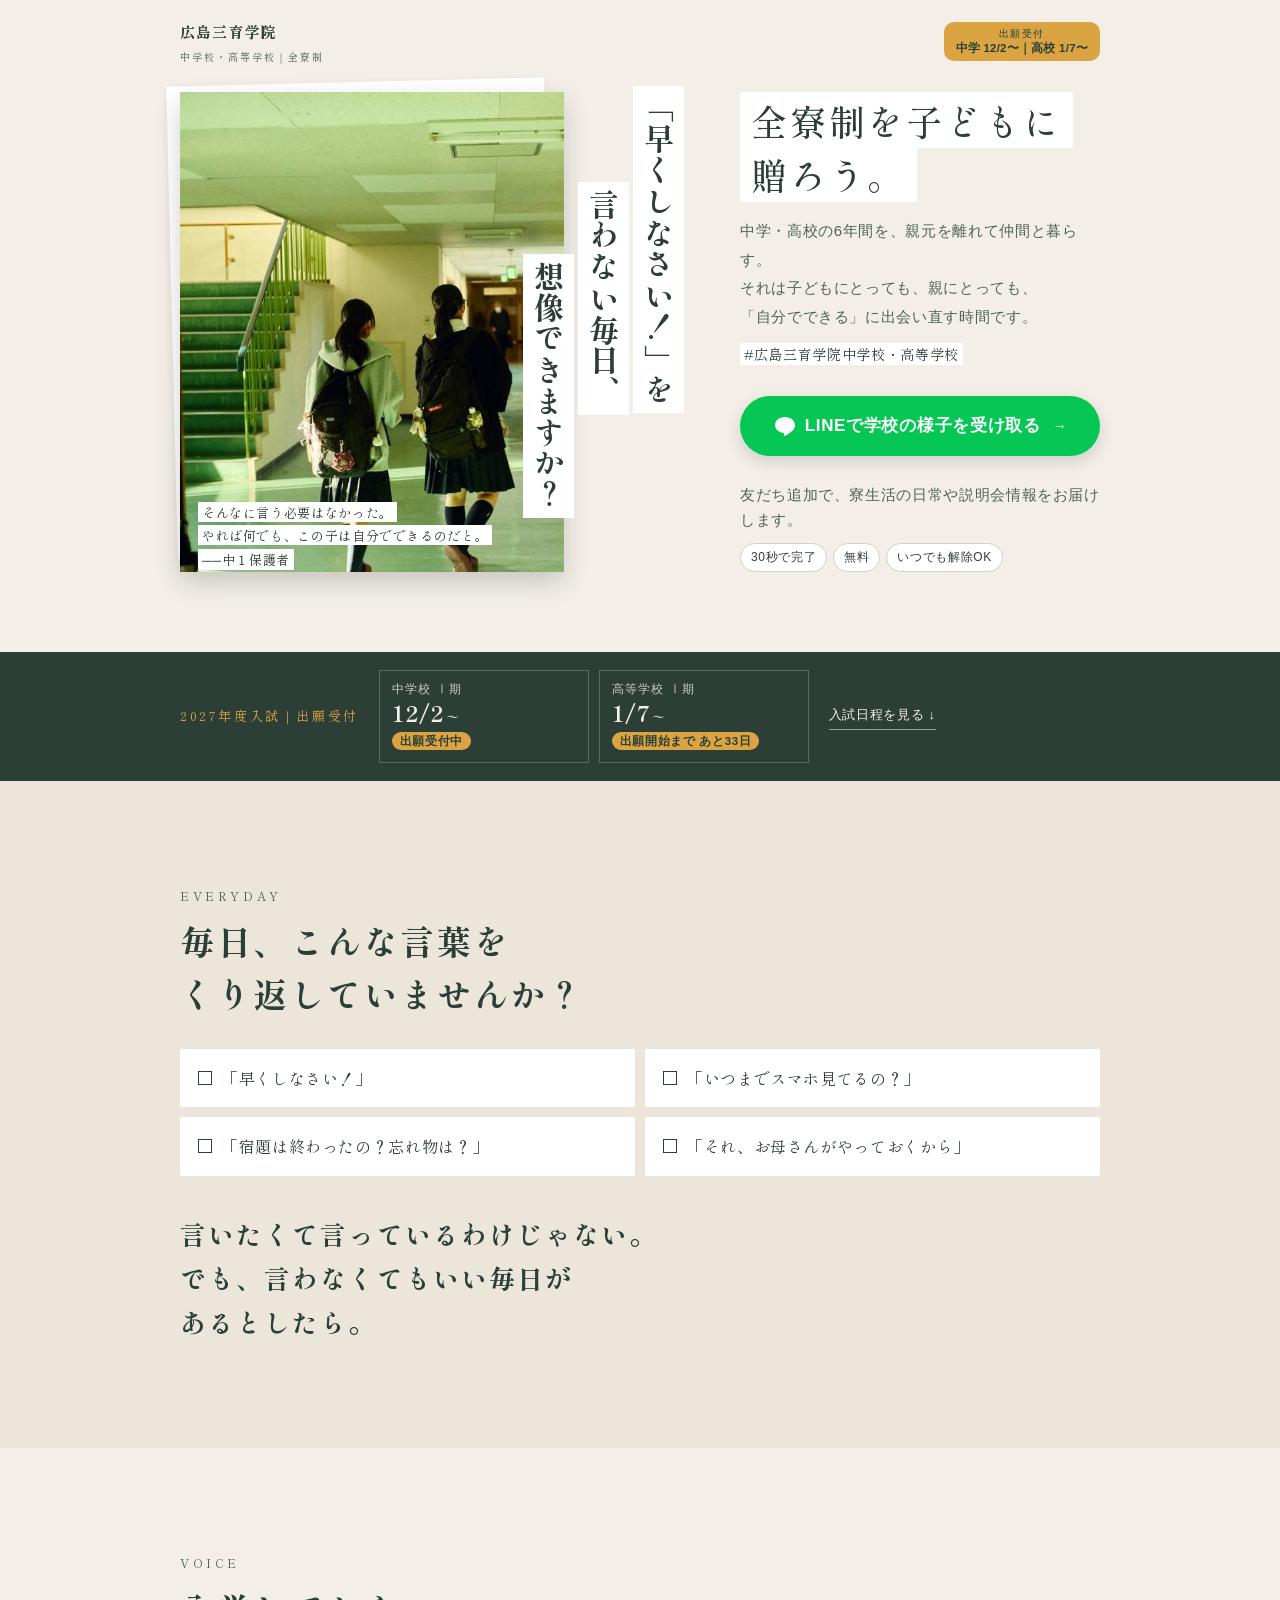
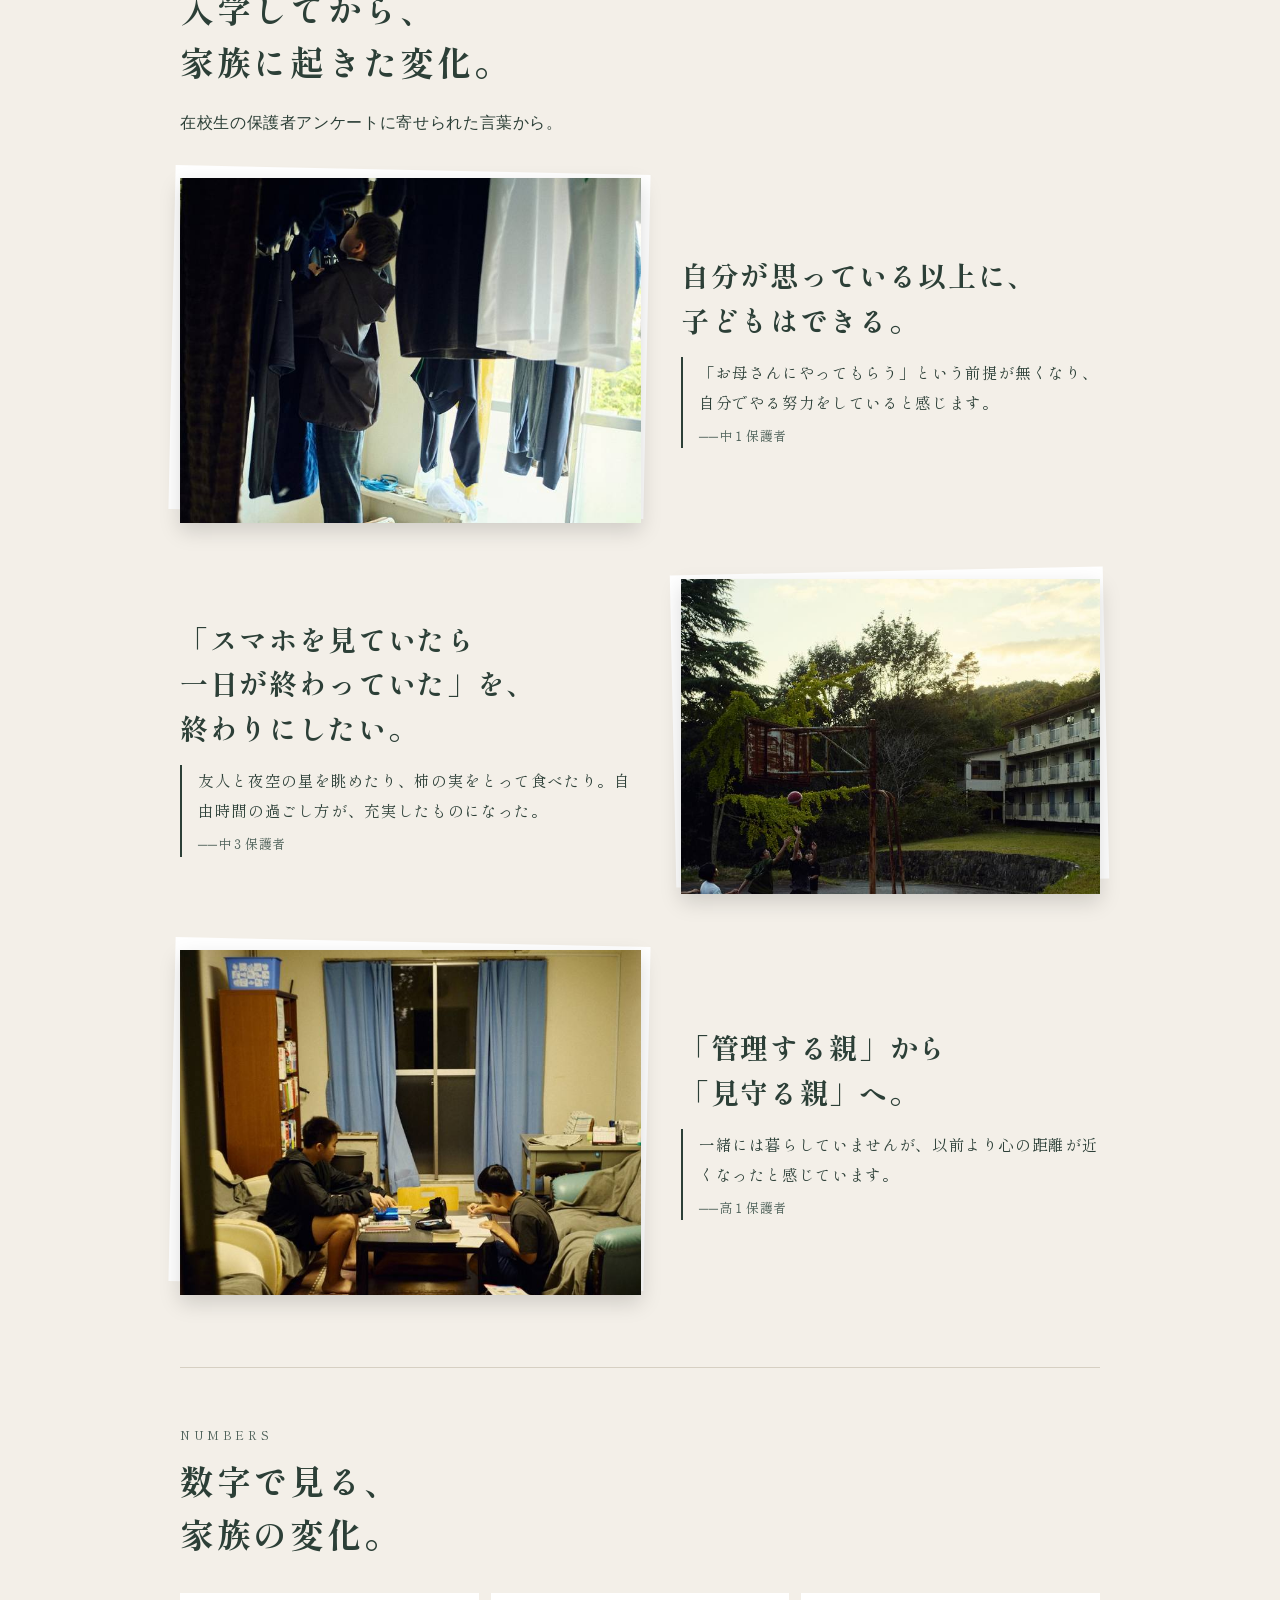
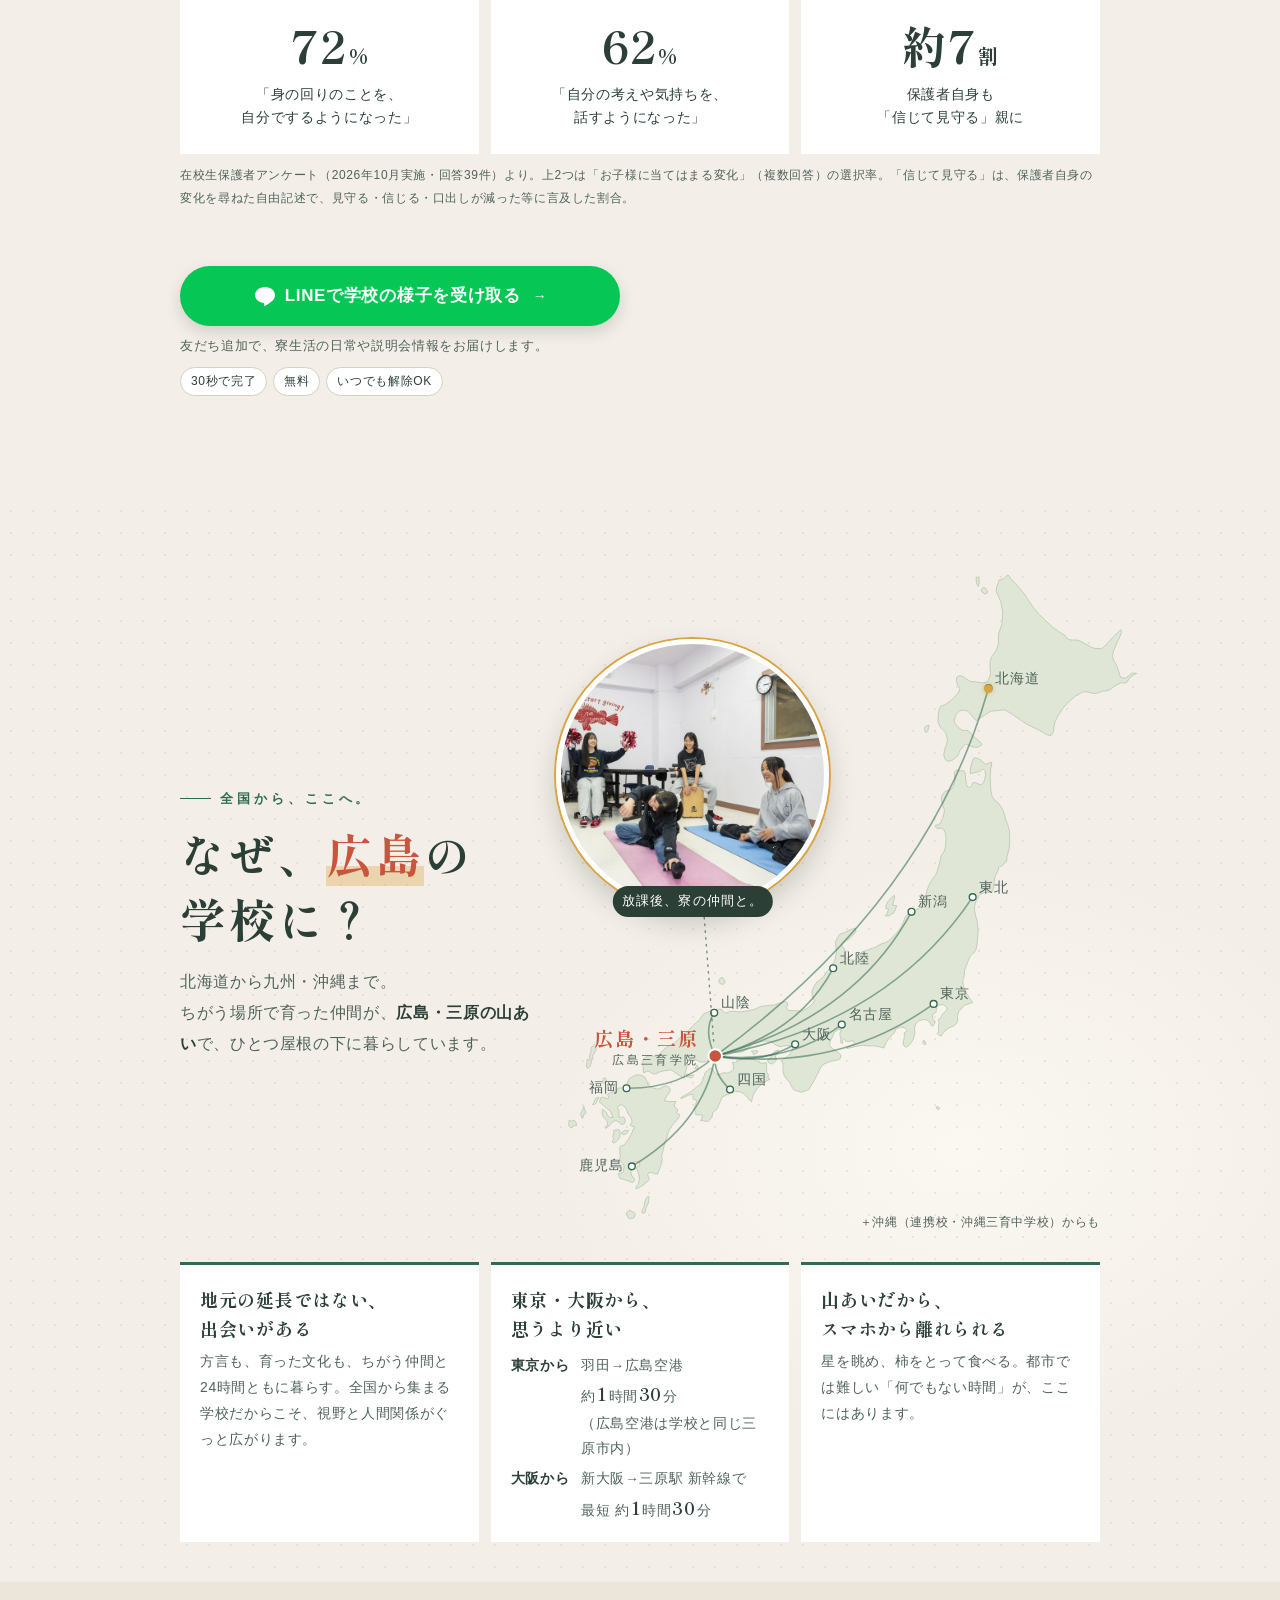
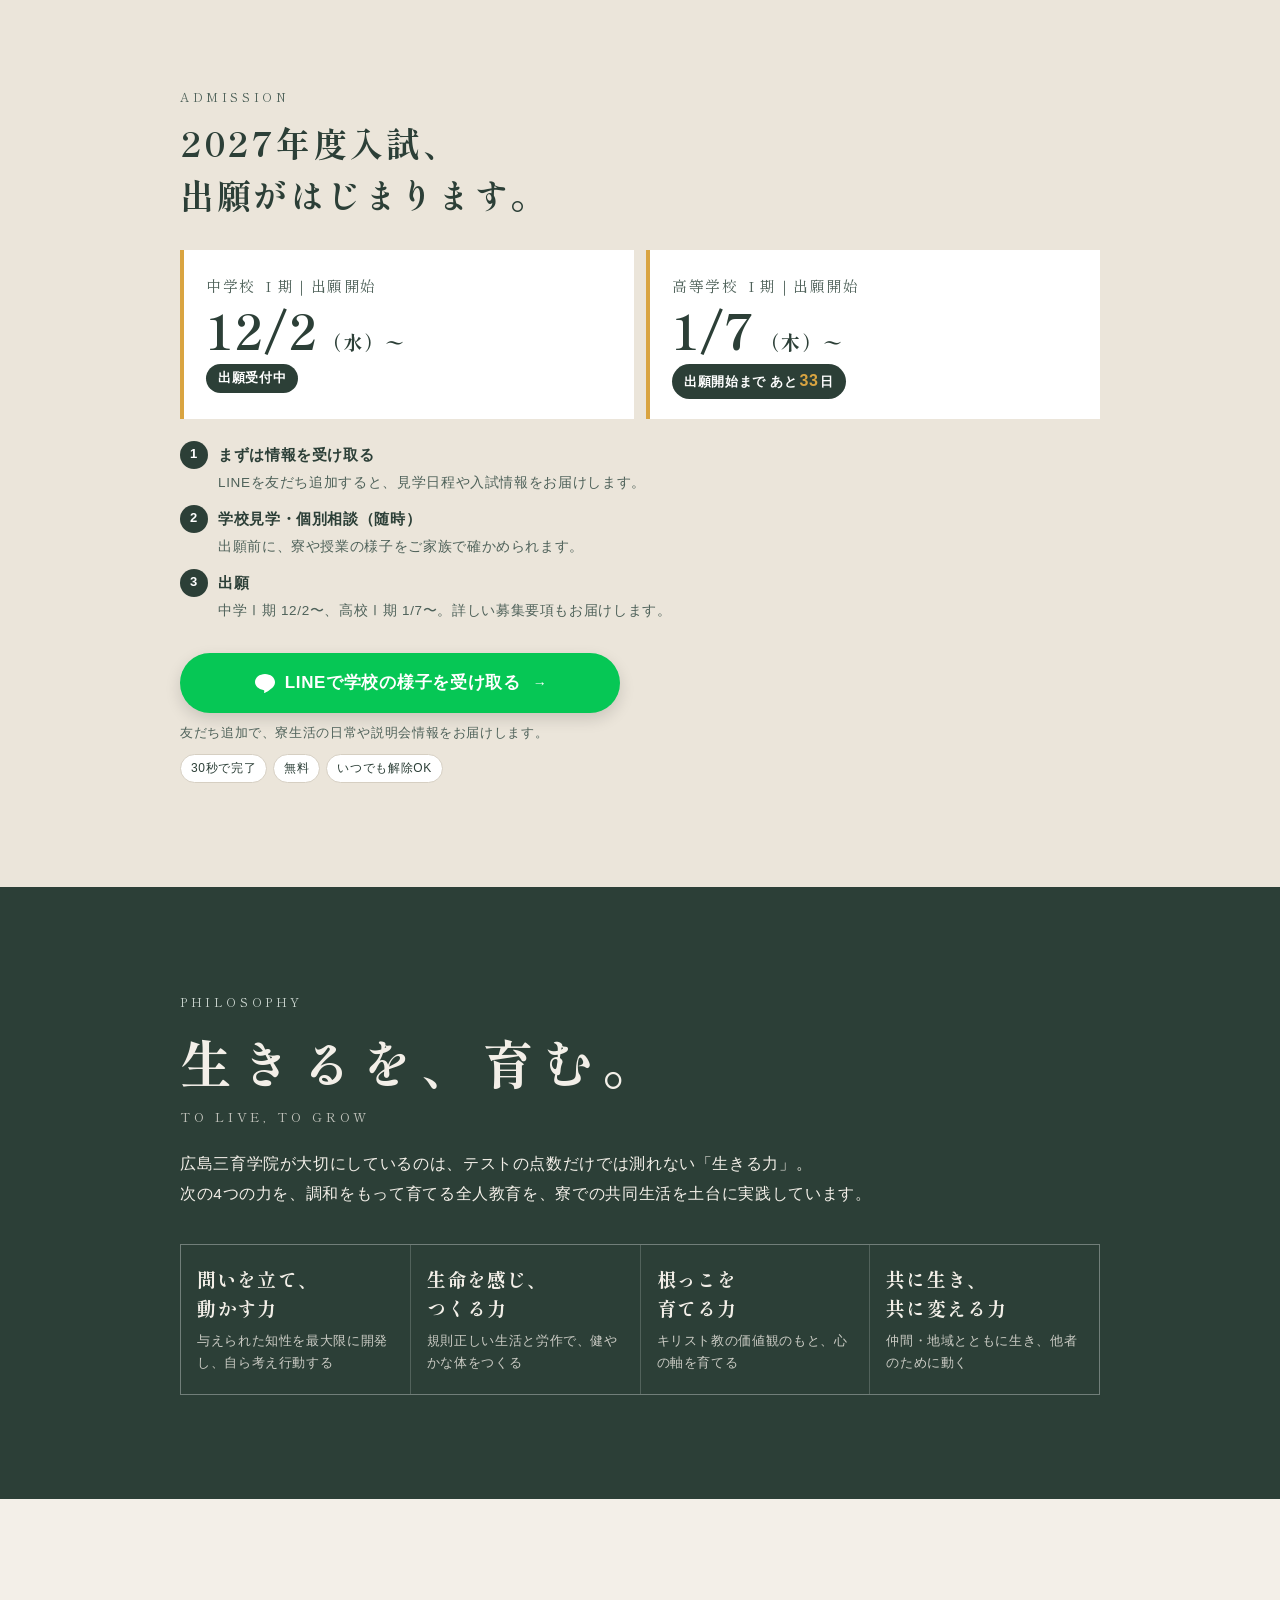
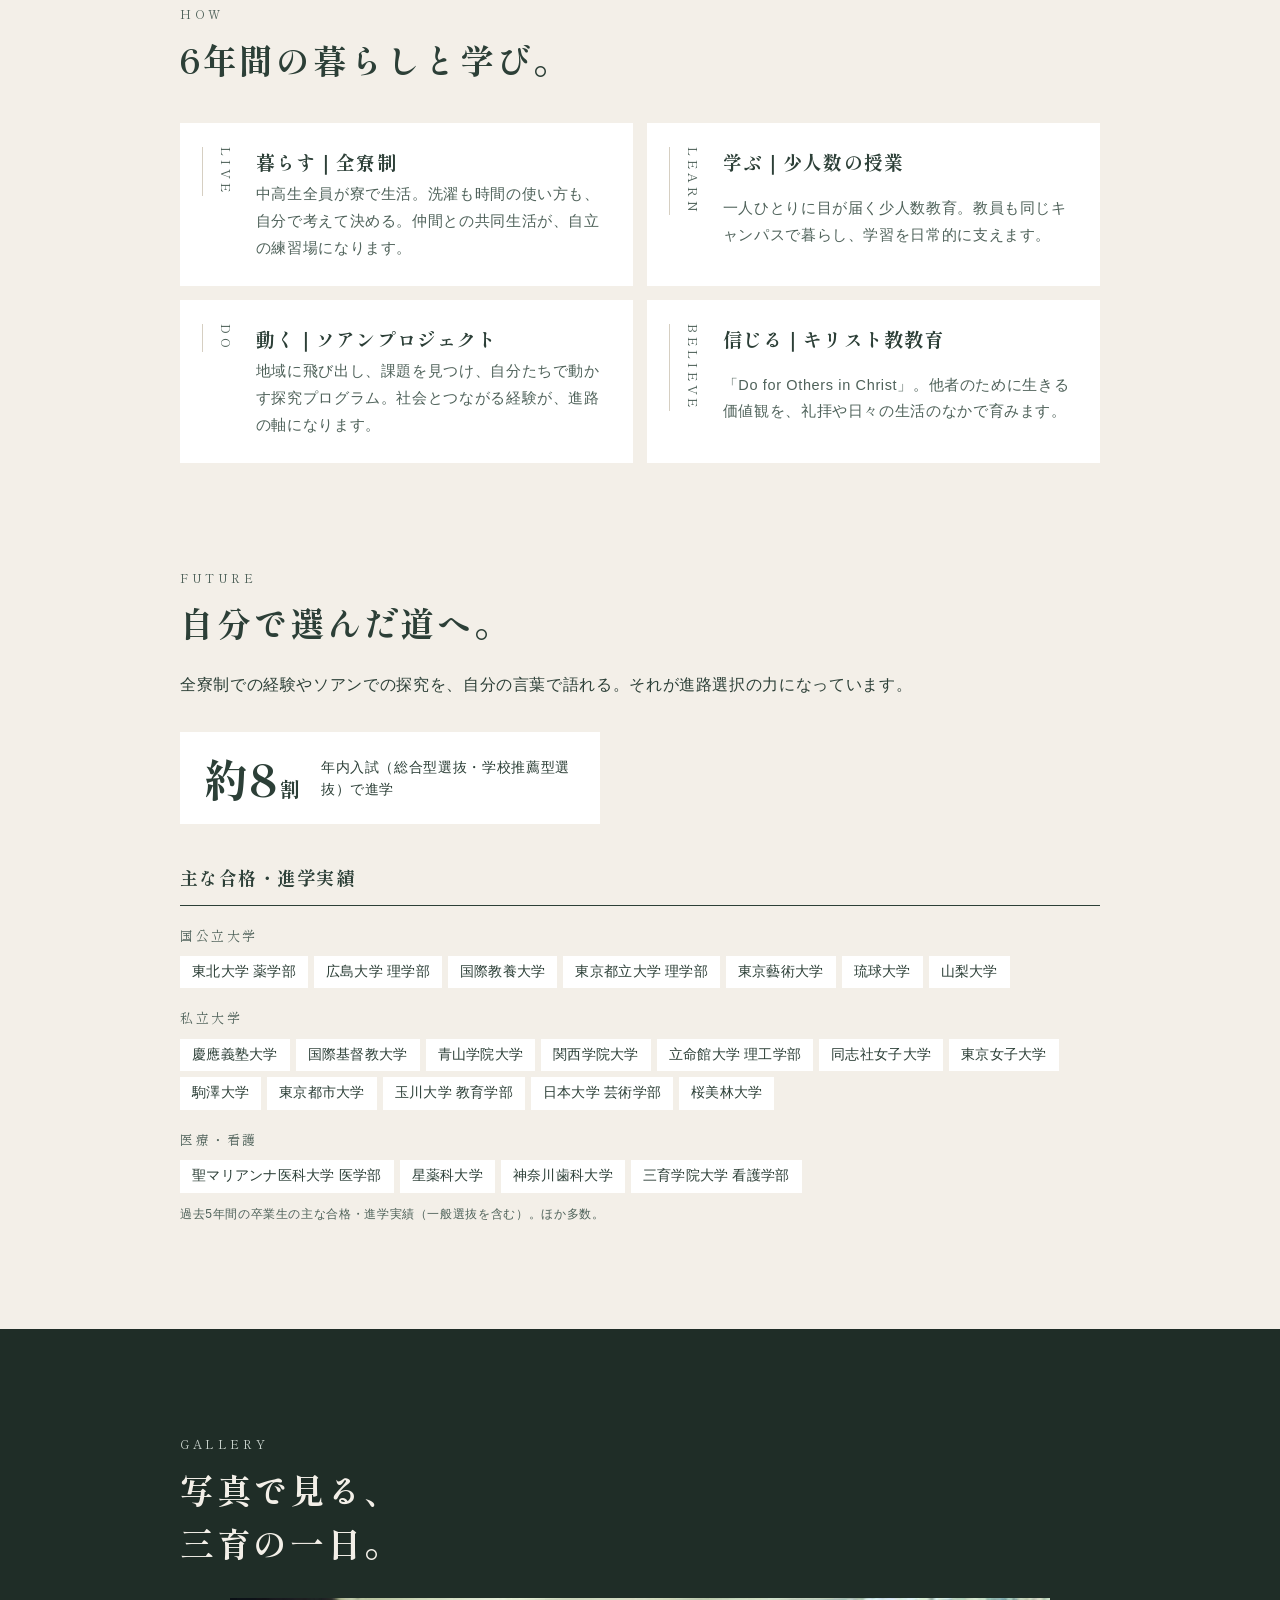
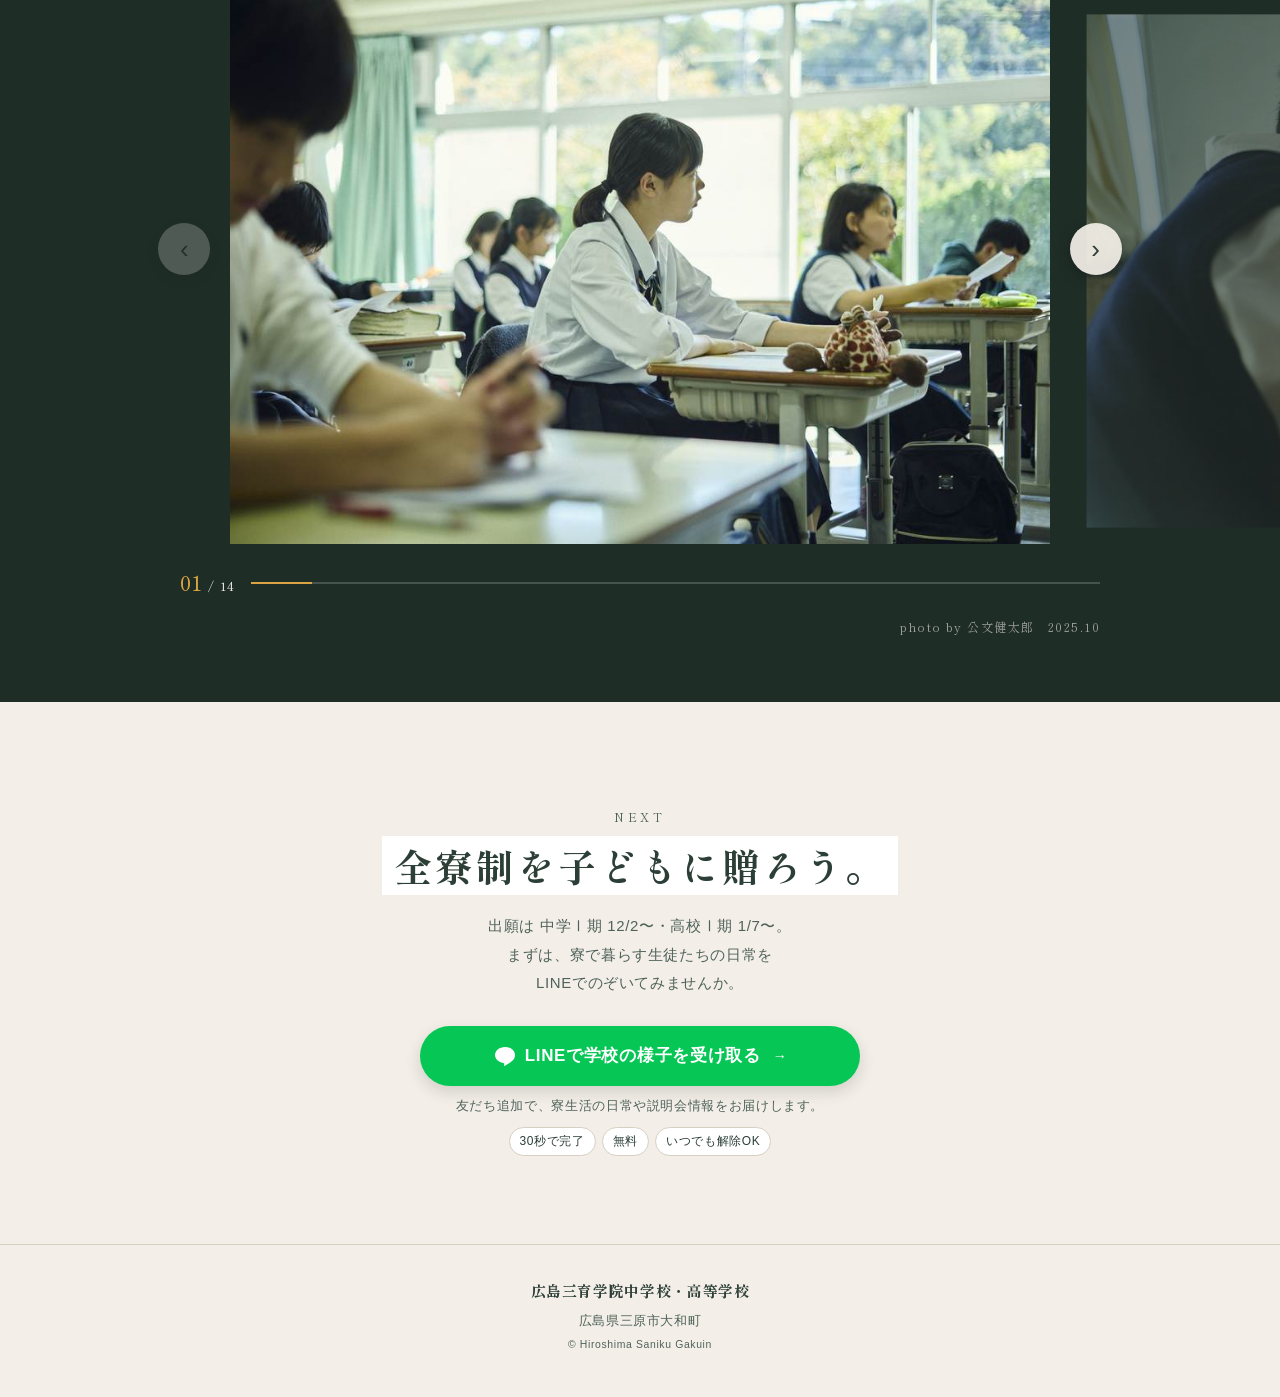
<file: zenryo/line/index.html>
<!doctype html>
<html lang="ja" data-variant="line">
<head>
<meta charset="utf-8">
<meta name="viewport" content="width=device-width, initial-scale=1">
<title>全寮制を子どもに贈ろう。｜広島三育学院中学校・高等学校</title>
<meta name="description" content="「早くしなさい！」を言わない毎日。広島三育学院中学校・高等学校の全寮制教育を、在校生保護者の声とともにご紹介します。">
<meta property="og:title" content="全寮制を子どもに贈ろう。｜広島三育学院中学校・高等学校">
<meta property="og:description" content="「管理する親」から「見守る親」へ。在校生保護者の声で知る、全寮制の毎日。">
<meta name="robots" content="noindex">
<meta property="og:type" content="website">
<meta property="og:url" content="https://hsg-2026lp.github.io/pr/zenryo/line/">
<meta property="og:image" content="https://hsg-2026lp.github.io/pr/zenryo/assets/img/ogp.jpg">
<meta name="twitter:card" content="summary_large_image">
<link rel="canonical" href="https://hsg-2026lp.github.io/pr/zenryo/line/">
<!-- ▼ 計測タグ（GA4 / Meta ピクセル / GTM）はここに貼り付け -->
<link rel="preconnect" href="https://fonts.googleapis.com">
<link rel="preconnect" href="https://fonts.gstatic.com" crossorigin>
<link href="https://fonts.googleapis.com/css2?family=Shippori+Mincho:wght@500;700&family=Zen+Kaku+Gothic+New:wght@400;500;700&display=swap" rel="stylesheet">
<style>
:root{
  --paper:#f3efe8; --paper-2:#ebe5da; --ink:#2c3f37; --ink-soft:#4f625a;
  --line:#d6cfc2; --white:#fff; --accent:#2c3f37;
  --line-green:#06c755; --form:#2c3f37;
  --gold:#d9a441; --gold-deep:#b98428; --red:#c8553d; --arc:#2f6b4f;
  --land:#dfe6d6; --land-stroke:#b9c7b0;
  --mincho:"Shippori Mincho","Hiragino Mincho ProN","Yu Mincho",serif;
  --gothic:"Zen Kaku Gothic New","Hiragino Sans","Yu Gothic",sans-serif;
}
*{box-sizing:border-box;margin:0;padding:0}
html{scroll-behavior:smooth}
body{background:var(--paper);color:var(--ink);font-family:var(--gothic);font-size:16px;line-height:1.9;letter-spacing:.04em;-webkit-font-smoothing:antialiased;padding-bottom:84px}
img{display:block;max-width:100%}
a{color:inherit}
.wrap{max-width:960px;margin:0 auto;padding:0 20px}
.mincho{font-family:var(--mincho)}
.tag{display:inline;background:var(--white);padding:.05em .3em;box-decoration-break:clone;-webkit-box-decoration-break:clone}


/* ===== header ===== */
.hd{padding:18px 0}
.hd .wrap{display:flex;justify-content:space-between;align-items:center}
.logo{font-family:var(--mincho);font-weight:700;font-size:15px;letter-spacing:.08em}
.logo small{display:block;font-size:10px;font-weight:500;letter-spacing:.2em;opacity:.7}
.hd-pill{display:flex;flex-direction:column;align-items:center;text-decoration:none;background:var(--gold);color:var(--ink);font-weight:700;font-size:11.5px;line-height:1.35;padding:5px 12px;border-radius:10px;letter-spacing:.02em;white-space:nowrap}
.hd-pill small{font-size:10px;font-weight:500;letter-spacing:.15em}

/* ===== hero ===== */
.hero{padding:8px 0 56px}
.hero-grid{position:relative;display:grid;grid-template-columns:1fr;gap:0}
.hero-photo{position:relative;margin-right:84px}
.hero-photo::before{content:"";position:absolute;inset:-10px 14px 18px -8px;background:var(--white);transform:rotate(-1.4deg);box-shadow:0 2px 10px rgba(0,0,0,.06);z-index:0}
.hero-photo img{position:relative;z-index:1;width:100%;height:auto;aspect-ratio:3/4;object-fit:cover;object-position:40% 50%;box-shadow:0 10px 24px rgba(0,0,0,.18)}
.hero-copy{position:absolute;top:-6px;right:0;z-index:2;writing-mode:vertical-rl;font-family:var(--mincho);font-weight:700;font-size:clamp(19px,5.4vw,40px);line-height:1.5;letter-spacing:.04em;display:flex;flex-direction:column;align-items:flex-start;gap:4px}
.hero-copy span{white-space:nowrap}
.hero-copy span{background:var(--white);padding:.25em .1em}
.hero-copy span:nth-child(2){margin-top:3.2em}
.hero-copy span:nth-child(3){margin-top:5.6em}
.hero-grid>div:first-child{position:relative}
.hero-quote{position:relative;z-index:2;margin:-64px 40px 0 14px;font-family:var(--mincho);font-size:13px;line-height:1.75}
.hero-quote cite{font-style:normal;display:block;margin-top:2px}
.hero-lead{margin-top:36px}
.hero-lead h1{font-family:var(--mincho);font-weight:500;font-size:clamp(22px,6.2vw,36px);letter-spacing:.08em;line-height:1.5}
.hero-lead p{margin-top:16px;color:var(--ink-soft);font-size:15px}
.hashtag{margin-top:10px;font-family:var(--mincho);font-size:14px}

/* ===== CTA ===== */
.cta{display:flex;flex-direction:column;align-items:center;gap:10px;margin-top:28px}
.cta-btn{display:flex;align-items:center;justify-content:center;gap:8px;width:100%;max-width:440px;min-height:60px;padding:14px 18px;border-radius:999px;text-decoration:none;font-weight:700;font-size:clamp(15px,4.2vw,17px);letter-spacing:.04em;white-space:nowrap;color:#fff;box-shadow:0 6px 16px rgba(0,0,0,.14);transition:transform .15s ease,box-shadow .15s ease}
.cta-btn:hover{transform:translateY(-1px);box-shadow:0 8px 20px rgba(0,0,0,.18)}
.cta-btn:active{transform:translateY(1px)}
.cta-btn svg{flex:none}
.cta-btn .arrow{margin-left:4px;font-size:14px}
.cta[data-variant="A"] .cta-btn{background:var(--line-green)}
.cta[data-variant="B"] .cta-btn{background:linear-gradient(180deg,#e3b257,var(--gold));color:var(--ink);box-shadow:0 8px 20px -6px rgba(185,132,40,.6),inset 0 -2px 0 rgba(0,0,0,.08)}
.cta[data-variant="B"] .cta-btn:hover{box-shadow:0 10px 24px -6px rgba(185,132,40,.75)}
.cta-sub{font-size:12.5px;color:var(--ink-soft);text-align:center;line-height:1.7}
.cta-micro{display:flex;gap:6px;flex-wrap:wrap;justify-content:center}
.cta-micro li{list-style:none;font-size:12px;border:1px solid var(--line);background:var(--white);padding:2px 10px;border-radius:20px}

/* ===== section base ===== */
section{padding:72px 0}
.sec-label{font-family:var(--mincho);font-size:12px;letter-spacing:.3em;color:var(--ink-soft)}
.sec-title{font-family:var(--mincho);font-weight:700;font-size:clamp(24px,6vw,34px);line-height:1.55;letter-spacing:.08em;margin-top:8px}
.sec-body{margin-top:20px;font-size:15.5px}
.sec-body p+p{margin-top:1em}

/* ===== problem ===== */
.problem{background:var(--paper-2)}
.worries{margin-top:28px;display:grid;gap:10px}
.worries li{list-style:none;background:var(--white);padding:14px 18px;font-family:var(--mincho);font-size:16px;position:relative;padding-left:42px}
.worries li::before{content:"";position:absolute;left:18px;top:50%;width:12px;height:12px;border:1.5px solid var(--ink);transform:translateY(-50%)}
.turn{margin-top:36px;font-family:var(--mincho);font-size:clamp(20px,5vw,26px);font-weight:700;line-height:1.7;letter-spacing:.08em}

/* ===== voices ===== */
.voices-list{margin-top:40px;display:grid;gap:56px}
.voice{display:grid;gap:18px}
.voice-photo{position:relative}
.voice-photo::before{content:"";position:absolute;inset:-8px -6px 10px -8px;background:var(--white);transform:rotate(1.2deg);z-index:0}
.voice:nth-child(even) .voice-photo::before{transform:rotate(-1.2deg)}
.voice-photo img{position:relative;z-index:1;width:100%;height:auto;aspect-ratio:4/3;object-fit:cover;box-shadow:0 8px 20px rgba(0,0,0,.15)}
.voice-head{font-family:var(--mincho);font-weight:700;font-size:clamp(21px,5.4vw,28px);line-height:1.6;letter-spacing:.06em}
.voice-quote{font-family:var(--mincho);font-size:15.5px;line-height:1.95;border-left:2px solid var(--ink);padding-left:16px}
.voice-quote cite{display:block;font-style:normal;font-size:13px;margin-top:6px;color:var(--ink-soft)}
.voice-note{font-size:14.5px;color:var(--ink-soft)}

/* ===== philosophy ===== */
.philo{background:var(--ink);color:#f3efe8}
.philo .sec-label{color:#c9d3cd}
.philo-copy{font-family:var(--mincho);font-weight:700;font-size:clamp(34px,9vw,52px);letter-spacing:.16em;margin-top:12px;line-height:1.4}
.philo-en{font-family:var(--mincho);font-size:13px;letter-spacing:.3em;opacity:.75;margin-top:6px}
.four{margin-top:36px;display:grid;grid-template-columns:repeat(2,1fr);gap:1px;background:rgba(255,255,255,.18);border:1px solid rgba(255,255,255,.18)}
.four div{background:var(--ink);padding:20px 16px}
.four b{font-family:var(--mincho);font-size:clamp(16px,4.4vw,19px);line-height:1.5;letter-spacing:.06em;display:block}
.four span{margin-top:8px!important}
.four span{font-size:13px;opacity:.8;line-height:1.7;display:block;margin-top:4px}

/* ===== how ===== */
.how-list{margin-top:36px;display:grid;gap:14px}
.how{background:var(--white);padding:24px 22px;display:grid;grid-template-columns:auto 1fr;gap:4px 18px;align-items:start}
.how .en{grid-row:span 2;writing-mode:vertical-rl;font-family:var(--mincho);font-size:13px;letter-spacing:.3em;color:var(--ink-soft);border-left:1px solid var(--line);padding-left:10px}
.how h3{font-family:var(--mincho);font-size:19px;letter-spacing:.06em;line-height:1.6}
.how p{font-size:14.5px;color:var(--ink-soft);line-height:1.85}

/* ===== numbers ===== */
.nums{margin-top:32px;display:grid;grid-template-columns:repeat(2,1fr);gap:12px}
.num{background:var(--white);padding:22px 16px;text-align:center}
.num b{font-family:var(--mincho);font-size:clamp(32px,9vw,44px);line-height:1.2;display:block}
.num b small{font-size:.45em;margin-left:2px}
.num span{font-size:12.5px;color:var(--ink-soft);display:block;margin-top:6px;line-height:1.6}
.stats{margin-top:72px;padding-top:56px;border-top:1px solid var(--line)}
.nums-3{grid-template-columns:1fr}
.nums-3 .num{display:grid;grid-template-columns:7.2em 1fr;align-items:center;text-align:left;gap:12px;padding:18px 20px}
.nums-3 .num span{margin-top:0;font-size:14px;color:var(--ink)}
.nums-1{grid-template-columns:1fr;max-width:420px}
.nums-1 .num{display:grid;grid-template-columns:auto 1fr;align-items:center;text-align:left;gap:20px;padding:20px 24px}
.nums-1 .num span{margin-top:0;font-size:14px;color:var(--ink)}
.unis{margin-top:36px}
.unis-title{font-family:var(--mincho);font-size:18px;letter-spacing:.08em;padding-bottom:10px;border-bottom:1px solid var(--ink)}
.unis dl{margin-top:4px}
.unis dt{font-family:var(--mincho);font-size:13px;letter-spacing:.2em;color:var(--ink-soft);margin-top:18px}
.unis dd{display:flex;flex-wrap:wrap;gap:6px;margin-top:8px}
.unis dd span{background:var(--white);font-size:13.5px;padding:6px 12px;line-height:1.5;letter-spacing:.02em}

/* ===== schedule ===== */
.schedule{background:var(--paper-2)}
.sch-table{margin-top:28px;width:100%;border-collapse:collapse;background:var(--white);font-size:15px}
.sch-table th,.sch-table td{padding:16px 14px;border-bottom:1px solid var(--line);text-align:left;vertical-align:top}
.sch-table th{font-family:var(--mincho);width:40%;font-weight:700;white-space:nowrap}
.sch-table tr:last-child th,.sch-table tr:last-child td{border-bottom:0}
.small-note{font-size:12px;color:var(--ink-soft);margin-top:10px}

/* ===== final ===== */
.final{text-align:center;padding-bottom:88px}
.final .sec-title{font-size:clamp(22px,6.2vw,38px);letter-spacing:.08em}
.final .lead{margin-top:16px;font-size:15px;color:var(--ink-soft)}

/* ===== footer ===== */
.ft{border-top:1px solid var(--line);padding:32px 0 40px;font-size:12.5px;color:var(--ink-soft);text-align:center;line-height:1.9}
.ft b{font-family:var(--mincho);font-size:15px;color:var(--ink);display:block;margin-bottom:4px}

/* ===== sticky CTA (mobile) ===== */
.sticky{position:fixed;left:0;right:0;bottom:0;z-index:40;padding:10px 14px calc(10px + env(safe-area-inset-bottom));background:rgba(243,239,232,.94);backdrop-filter:blur(8px);-webkit-backdrop-filter:blur(8px);border-top:1px solid var(--line);transform:translateY(110%);transition:transform .25s ease}
.sticky.show{transform:none}
.sticky .cta{margin:0}
.sticky .cta-btn{min-height:54px;font-size:16px;max-width:520px}

/* ===== deadline strip ===== */
.deadline{background:var(--ink);color:#f3efe8;padding:18px 0}
.deadline .wrap{display:flex;flex-wrap:wrap;align-items:center;gap:10px 20px}
.dl-label{font-family:var(--mincho);font-size:13px;letter-spacing:.2em;color:var(--gold);flex-basis:100%}
.dl-items{display:flex;gap:10px;flex:1;min-width:0}
.dl-item{flex:1;border:1px solid rgba(255,255,255,.22);padding:10px 12px;line-height:1.4}
.dl-item small{display:block;font-size:11.5px;opacity:.8;letter-spacing:.1em}
.dl-item b{font-family:var(--mincho);font-size:22px;letter-spacing:.04em}
.dl-item b small{display:inline;font-size:13px;margin-left:2px}
.dl-count{display:inline-block;margin-top:4px;font-size:11.5px;background:var(--gold);color:var(--ink);font-weight:700;padding:1px 8px;border-radius:20px}
.dl-link{font-size:13px;color:#f3efe8;text-decoration:none;border-bottom:1px solid rgba(255,255,255,.5);padding-bottom:1px;white-space:nowrap}

/* ===== nationwide map ===== */
.nation{position:relative;overflow:hidden;padding-bottom:40px;background:
  radial-gradient(700px 500px at 75% 60%,#fbf8f1 0%,transparent 60%),var(--paper)}
.nation::before{content:"";position:absolute;inset:0;pointer-events:none;opacity:.35;background-image:radial-gradient(#cfc5b0 1px,transparent 1px);background-size:22px 22px}
.nation .wrap{position:relative}
.nation .eyebrow{display:inline-flex;align-items:center;gap:.7em;font-size:13px;letter-spacing:.3em;color:var(--arc);font-weight:700}
.nation .eyebrow::before{content:"";width:2.4em;height:1px;background:currentColor}
.nation-title{font-family:var(--mincho);font-weight:700;font-size:clamp(28px,7.6vw,46px);line-height:1.4;letter-spacing:.06em;margin-top:10px}
.nation-title em{font-style:normal;color:var(--red);background:linear-gradient(transparent 70%,rgba(217,164,65,.35) 70%)}
.nation-lead{margin-top:16px;font-size:15.5px;color:var(--ink-soft);line-height:2}
.nation-lead b{color:var(--ink)}
.map-wrap{position:relative;margin-top:8px}
.jmap{display:block;width:100%;height:auto}
.leader{stroke:var(--ink-soft);stroke-width:2;stroke-dasharray:4 6;opacity:0;transition:opacity .6s 1.2s}
.nation.play .leader{opacity:.7}
.map-photo{position:absolute;left:.6%;top:11.2%;width:44.4%;margin:0;opacity:0;transform:scale(.85);transition:opacity .9s .6s ease,transform .9s .6s cubic-bezier(.2,.8,.2,1)}
.nation.play .map-photo{opacity:1;transform:none}
.map-photo img{width:100%;height:auto;aspect-ratio:1/1;object-fit:cover;border-radius:50%;border:5px solid #fff;box-shadow:0 0 0 2px var(--gold),0 12px 28px rgba(0,0,0,.18)}
.map-photo figcaption{position:absolute;left:50%;bottom:-6px;transform:translateX(-50%);white-space:nowrap;background:var(--ink);color:#fff;font-size:11.5px;letter-spacing:.08em;padding:3px 10px;border-radius:20px}
.land{fill:var(--land);stroke:var(--land-stroke);stroke-width:1.2;stroke-linejoin:round}
.arc{fill:none;stroke:var(--arc);stroke-width:2.4;stroke-linecap:round;opacity:.55;stroke-dasharray:1200;stroke-dashoffset:1200}
.city{opacity:0}
.city circle{fill:#fff;stroke:var(--arc);stroke-width:2}
.city text{font:500 26px var(--gothic);fill:var(--ink-soft);letter-spacing:.06em}
.mover{fill:var(--gold);filter:drop-shadow(0 0 4px rgba(217,164,65,.8));opacity:0;transition:opacity .4s}
.pulse{fill:var(--red);opacity:0;transform-origin:278.2px 752.5px}
.core{fill:var(--red);stroke:#fff;stroke-width:3}
.mihara-label{font:700 36px var(--mincho);fill:var(--red);letter-spacing:.1em}
.mihara-sub{font:500 18px var(--gothic);fill:var(--ink-soft);letter-spacing:.2em}
.nation.play .arc{animation:draw 2.2s cubic-bezier(.6,0,.2,1) forwards;animation-delay:var(--d)}
.nation.play .city{animation:fadeIn .8s ease forwards;animation-delay:var(--d)}
.nation.play .mover{opacity:1}
.nation.play .pulse{animation:pulse 2.4s ease-out infinite}
.nation.play .pulse.p2{animation-delay:1.2s}
@keyframes draw{to{stroke-dashoffset:0}}
@keyframes fadeIn{to{opacity:1}}
@keyframes pulse{from{transform:scale(.4);opacity:.45}to{transform:scale(3.2);opacity:0}}
.map-note{font-size:12px;color:var(--ink-soft);text-align:right;margin-top:-6px}
.reasons{margin-top:28px;display:grid;gap:12px}
.reason{background:var(--white);padding:20px 20px 18px;border-top:3px solid var(--arc)}
.reason h3{font-family:var(--mincho);font-size:18px;letter-spacing:.04em;line-height:1.6}
.reason p{font-size:14px;color:var(--ink-soft);line-height:1.85;margin-top:6px}
.access{display:grid;grid-template-columns:auto 1fr;gap:4px 12px;margin-top:10px;font-size:13.5px}
.access dt{font-weight:700;color:var(--ink)}
.access dd{color:var(--ink-soft)}
.access dd b{font-family:var(--mincho);font-size:17px;color:var(--ink);margin:0 1px}

/* ===== schedule cards ===== */
.sch-cards{margin-top:28px;display:grid;gap:12px}
.sch-card{background:var(--white);padding:22px 22px 20px;border-left:4px solid var(--gold)}
.sch-card .lv{font-family:var(--mincho);font-size:15px;letter-spacing:.1em;color:var(--ink-soft)}
.sch-card .date{font-family:var(--mincho);font-weight:700;font-size:clamp(34px,10vw,48px);line-height:1.2;letter-spacing:.02em}
.sch-card .date small{font-size:.4em;margin-left:4px;letter-spacing:.1em}
.sch-card .count{display:inline-block;margin-top:6px;font-size:13px;font-weight:700;background:var(--ink);color:#fff;padding:2px 12px;border-radius:20px}
.sch-card .count b{color:var(--gold);font-size:16px;margin:0 2px}
.sch-steps{margin-top:22px;counter-reset:st;display:grid;gap:8px}
.sch-steps li{list-style:none;counter-increment:st;display:grid;grid-template-columns:28px 1fr;gap:10px;align-items:start;font-size:14.5px}
.sch-steps li::before{content:counter(st);width:28px;height:28px;border-radius:50%;background:var(--ink);color:#fff;font-size:13px;display:grid;place-items:center;font-weight:700}
.sch-steps li b{display:block;font-size:15px}
.sch-steps li span{color:var(--ink-soft);font-size:13.5px}

.sticky-note{font-size:11.5px;text-align:center;color:var(--ink);margin-bottom:6px;letter-spacing:.06em}
.sticky-note b{color:var(--red)}

/* ===== gallery ===== */
.gallery{background:#1f2d27;color:#f3efe8;padding-bottom:64px}
.gallery .sec-label{color:#c9d3cd}
.gl{position:relative;margin-top:28px}
.gl-track{display:flex;gap:12px;overflow-x:auto;scroll-snap-type:x mandatory;scroll-behavior:smooth;padding:0 7vw;scrollbar-width:none;-webkit-overflow-scrolling:touch;outline:none}
.gl-track::-webkit-scrollbar{display:none}
.gl-slide{list-style:none;flex:0 0 86vw;scroll-snap-align:center;opacity:.45;transform:scale(.94);transition:opacity .5s,transform .5s}
.gl-slide.is-active{opacity:1;transform:none}
.gl-slide figure{margin:0}
.gl-slide img{width:100%;aspect-ratio:3/2;object-fit:cover;display:block;background:#2c3f37}
.gl-slide.tall img{object-fit:contain;background:#16211c}
.gl-slide figcaption{margin-top:12px;font-family:var(--mincho);font-size:15px;letter-spacing:.08em;display:flex;align-items:baseline;gap:12px}
.gl-no{font-size:12px;color:var(--gold);letter-spacing:.1em}
.gl-btn{position:absolute;top:calc(50% - 22px);transform:translateY(-50%);width:44px;height:44px;border-radius:50%;border:0;background:rgba(243,239,232,.92);color:var(--ink);font-size:26px;line-height:1;cursor:pointer;display:grid;place-items:center;box-shadow:0 4px 14px rgba(0,0,0,.25)}
.gl-btn.prev{left:10px}.gl-btn.next{right:10px}
.gl-btn:disabled{opacity:.25;cursor:default}
.gl-foot{display:flex;align-items:center;gap:16px;margin-top:20px}
.gl-count{font-family:var(--mincho);font-size:13px;letter-spacing:.1em;white-space:nowrap}
.gl-count b{font-size:20px;color:var(--gold);font-weight:500}
.gl-bar{flex:1;height:2px;background:rgba(255,255,255,.18);position:relative}
.gl-credit{margin-top:14px;text-align:right;font-family:var(--mincho);font-size:12px;letter-spacing:.12em;color:rgba(243,239,232,.6)}
.gl-bar span{position:absolute;left:0;top:0;bottom:0;background:var(--gold);transition:width .4s}

/* ===== fade-in ===== */
.fi{opacity:0;transform:translateY(16px);transition:opacity .8s ease,transform .8s ease}
.fi.on{opacity:1;transform:none}
@media (prefers-reduced-motion:reduce){.fi{opacity:1;transform:none;transition:none}html{scroll-behavior:auto}.nation .arc{stroke-dashoffset:0;animation:none!important}.nation .city{opacity:1;animation:none!important}.nation .mover{display:none}.nation .pulse{animation:none!important}.map-photo{opacity:1;transform:none;transition:none}.leader{opacity:.7;transition:none}}

/* ===== desktop ===== */
@media (min-width:820px){
  body{padding-bottom:0}
  .hero{padding-bottom:80px}
  .hero-grid{grid-template-columns:1fr 360px;gap:56px;align-items:end}
  .hero-photo{margin-right:120px}
  .hero-photo img{aspect-ratio:4/5}
  .hero-copy{font-size:30px}
  .hero-quote{margin:-70px 140px 0 18px}
  .hero-lead{margin-top:0}
  .cta{align-items:flex-start}
  .cta-sub{text-align:left}
  .cta-micro{justify-content:flex-start}
  section{padding:104px 0}
  .worries{grid-template-columns:repeat(2,1fr)}
  .voice{grid-template-columns:1.1fr 1fr;gap:40px;align-items:center}
  .voice:nth-child(even) .voice-photo{order:2}
  .four{grid-template-columns:repeat(4,1fr)}
  .how-list{grid-template-columns:repeat(2,1fr)}
  .nums-3{grid-template-columns:repeat(3,1fr)}
  .nums-3 .num{grid-template-columns:1fr;text-align:center;padding:26px 16px}
  .final .cta{align-items:center}
  .final .cta-sub{text-align:center}
  .final .cta-micro{justify-content:center}
  .sticky{display:none}
  .gl-slide{flex-basis:min(64vw,880px)}
  .gl-track{padding:0 calc((100vw - min(64vw,880px))/2)}
  .gl-btn{width:52px;height:52px}
  .gl-btn.prev{left:calc((100vw - min(64vw,880px))/2 - 72px)}
  .gl-btn.next{right:calc((100vw - min(64vw,880px))/2 - 72px)}
  .dl-label{flex-basis:auto}
  .dl-items{flex:0 1 auto}
  .dl-item{min-width:210px}
  .nation-grid{display:grid;grid-template-columns:1fr 1.5fr;gap:8px;align-items:center}
  .map-wrap{width:112%;margin:-40px -6% -20px 0}
  .map-photo figcaption{font-size:13px}
  .city text{font-size:20px}
  .mihara-label{font-size:28px}
  .reasons{grid-template-columns:repeat(3,1fr)}
  .sch-cards{grid-template-columns:repeat(2,1fr)}
}
</style>
</head>
<body>


<header class="hd">
  <div class="wrap">
    <div class="logo">広島三育学院<small>中学校・高等学校｜全寮制</small></div>
    <a class="hd-pill" href="#admission"><small>出願受付</small>中学 12/2〜｜高校 1/7〜</a>
  </div>
</header>

<!-- ===== HERO ===== -->
<section class="hero" style="padding-top:8px">
  <div class="wrap">
    <div class="hero-grid">
      <div>
        <div class="hero-photo">
          <img src="../assets/img/hero.jpg" alt="寮から校舎へ向かう2人の女子生徒の後ろ姿" width="694" height="625">
        </div>
        <div class="hero-copy" aria-hidden="true">
          <span>「早くしなさい！」を</span><span>言わない毎日、</span><span>想像できますか？</span>
        </div>
        <p class="hero-quote">
          <span class="tag">そんなに言う必要はなかった。</span><br>
          <span class="tag">やれば何でも、この子は自分でできるのだと。</span><br>
          <cite><span class="tag">──中１保護者</span></cite>
        </p>
      </div>
      <div class="hero-lead">
        <h1><span class="tag">全寮制を子どもに贈ろう。</span></h1>
        <p class="sr-only" style="position:absolute;left:-9999px">「早くしなさい！」を言わない毎日、想像できますか？</p>
        <p>中学・高校の6年間を、親元を離れて仲間と暮らす。<br>それは子どもにとっても、親にとっても、<br>「自分でできる」に出会い直す時間です。</p>
        <div class="hashtag"><span class="tag">#広島三育学院中学校・高等学校</span></div>
        <div class="js-cta"></div>
      </div>
    </div>
  </div>
</section>

<!-- ===== DEADLINE STRIP ===== -->
<div class="deadline" aria-label="出願日程">
  <div class="wrap">
    <p class="dl-label">2027年度入試｜出願受付</p>
    <div class="dl-items">
      <div class="dl-item"><small>中学校 Ⅰ期</small><b>12/2<small>〜</small></b><br><span class="dl-count js-count" data-date="2026-12-02"></span></div>
      <div class="dl-item"><small>高等学校 Ⅰ期</small><b>1/7<small>〜</small></b><br><span class="dl-count js-count" data-date="2027-01-07"></span></div>
    </div>
    <a class="dl-link" href="#admission">入試日程を見る ↓</a>
  </div>
</div>

<!-- ===== PROBLEM ===== -->
<section class="problem">
  <div class="wrap fi">
    <p class="sec-label">EVERYDAY</p>
    <h2 class="sec-title">毎日、こんな言葉を<br>くり返していませんか？</h2>
    <ul class="worries">
      <li>「早くしなさい！」</li>
      <li>「いつまでスマホ見てるの？」</li>
      <li>「宿題は終わったの？忘れ物は？」</li>
      <li>「それ、お母さんがやっておくから」</li>
    </ul>
    <p class="turn">言いたくて言っているわけじゃない。<br>でも、言わなくてもいい毎日が<br>あるとしたら。</p>
  </div>
</section>

<!-- ===== VOICES ===== -->
<section class="voices">
  <div class="wrap">
    <div class="fi">
      <p class="sec-label">VOICE</p>
      <h2 class="sec-title">入学してから、<br>家族に起きた変化。</h2>
      <p class="sec-body">在校生の保護者アンケートに寄せられた言葉から。</p>
    </div>
    <div class="voices-list">
      <article class="voice fi">
        <div class="voice-photo"><img src="../assets/img/voice-dekiru.jpg" alt="寮の部屋で洗濯物を干す生徒" loading="lazy" width="744" height="630"></div>
        <div>
          <h3 class="voice-head">自分が思っている以上に、<br>子どもはできる。</h3>
          <blockquote class="voice-quote" style="margin-top:14px">「お母さんにやってもらう」という前提が無くなり、自分でやる努力をしていると感じます。<cite>──中１保護者</cite></blockquote>
        </div>
      </article>
      <article class="voice fi">
        <div class="voice-photo"><img src="../assets/img/voice-smartphone.jpg" alt="夕暮れの寮の前でバスケットボールをする生徒たち" loading="lazy" width="690" height="601"></div>
        <div>
          <h3 class="voice-head">「スマホを見ていたら<br>一日が終わっていた」を、<br>終わりにしたい。</h3>
          <blockquote class="voice-quote" style="margin-top:14px">友人と夜空の星を眺めたり、柿の実をとって食べたり。自由時間の過ごし方が、充実したものになった。<cite>──中３保護者</cite></blockquote>
        </div>
      </article>
      <article class="voice fi">
        <div class="voice-photo"><img src="../assets/img/voice-mimamoru.jpg" alt="寮の部屋で机に向かう2人の男子生徒" loading="lazy" width="744" height="630"></div>
        <div>
          <h3 class="voice-head">「管理する親」から<br>「見守る親」へ。</h3>
          <blockquote class="voice-quote" style="margin-top:14px">一緒には暮らしていませんが、以前より心の距離が近くなったと感じています。<cite>──高１保護者</cite></blockquote>
        </div>
      </article>
    </div>

    <!-- 数字で見る、家族の変化（在校生保護者アンケート 2026年10月・回答39件） -->
    <div class="stats fi">
      <p class="sec-label">NUMBERS</p>
      <h2 class="sec-title">数字で見る、<br>家族の変化。</h2>
      <div class="nums nums-3">
        <div class="num"><b>72<small>%</small></b><span>「身の回りのことを、<br>自分でするようになった」</span></div>
        <div class="num"><b>62<small>%</small></b><span>「自分の考えや気持ちを、<br>話すようになった」</span></div>
        <div class="num"><b>約7<small>割</small></b><span>保護者自身も<br>「信じて見守る」親に</span></div>
      </div>
      <p class="small-note">在校生保護者アンケート（2026年10月実施・回答39件）より。上2つは「お子様に当てはまる変化」（複数回答）の選択率。「信じて見守る」は、保護者自身の変化を尋ねた自由記述で、見守る・信じる・口出しが減った等に言及した割合。</p>
    </div>

    <div class="js-cta fi" style="margin-top:56px"></div>
  </div>
</section>

<!-- ===== NATIONWIDE ===== -->
<section class="nation" id="nation">
  <div class="wrap">
    <div class="nation-grid">
      <div class="fi">
        <p class="eyebrow">全国から、ここへ。</p>
        <h2 class="nation-title">なぜ、<em>広島</em>の<br>学校に？</h2>
        <p class="nation-lead">北海道から九州・沖縄まで。<br>ちがう場所で育った仲間が、<b>広島・三原の山あい</b>で、ひとつ屋根の下に暮らしています。</p>
      </div>
      <div>
<div class="map-wrap">
<svg class="jmap" id="jmap" viewBox="40 30 900 980" aria-hidden="true">
    <path class="land" d="M292.1,645.2L290.0,647.4L285.8,646.6L283.4,643.4L284.3,639.7L288.6,636.9L292.6,642.6ZM533.6,546.7L529.1,546.9L527.9,546.3L530.7,544.8L530.8,542.2L532.6,537.7L532.6,536.3L528.9,536.1L529.1,531.0L531.9,525.8L539.4,517.8L541.3,516.3L541.7,519.8L539.4,528.1L538.9,531.1L544.8,531.7L541.0,541.7ZM368.0,759.0L362.7,764.0L358.2,763.7L355.9,761.5L355.2,758.7L359.6,754.3L363.2,748.2L366.6,745.4L369.4,743.9L371.5,744.0L366.7,752.6ZM158.8,990.2L153.2,991.4L150.2,990.1L147.4,983.2L152.7,978.8L159.8,983.1L161.2,984.4ZM175.2,982.7L171.0,983.3L170.8,980.0L174.2,972.6L174.5,967.3L177.6,960.4L179.0,958.9L180.1,958.3L181.1,960.5L179.9,968.8L176.8,975.2ZM132.6,878.5L128.7,880.5L128.2,878.6L126.6,877.7L129.4,875.0L129.4,873.8L127.5,871.9L129.6,864.8L129.1,861.8L136.8,860.6L138.2,863.5L138.3,872.2ZM93.6,768.7L90.4,771.0L89.0,767.5L90.4,757.1L96.4,759.2L96.4,762.4ZM98.8,755.1L97.8,758.0L94.5,756.0L93.1,754.2L96.0,745.3L95.7,741.8L95.9,740.2L102.0,735.6L103.0,736.4L103.4,737.7L102.8,739.8L103.2,744.2L98.5,751.5ZM63.9,846.7L65.6,848.2L68.4,847.3L70.7,847.1L72.3,847.9L74.2,851.9L74.9,854.3L71.4,854.6L69.8,855.1L67.9,858.1L65.1,857.0L63.4,855.6L63.0,853.7ZM147.1,867.4L142.9,867.7L140.9,867.0L140.2,865.2L146.4,861.5L150.9,862.1L149.0,865.5ZM666.1,58.4L664.2,62.9L661.7,56.3L661.2,49.3L662.6,49.3L665.4,50.4L665.9,53.8ZM676.9,73.2L673.6,73.6L669.6,70.8L669.1,67.2L672.1,64.3L674.8,65.4L677.6,69.1L678.5,71.0ZM588.9,276.9L587.8,277.2L586.6,276.7L585.5,271.8L586.4,269.2L589.6,267.3L592.5,266.8L590.1,275.9ZM339.8,747.6L339.0,748.7L338.1,748.4L334.9,751.0L334.2,748.5L332.0,746.7L331.6,745.4L338.6,744.5L340.9,745.2ZM587.6,733.2L587.1,736.0L584.5,735.4L583.3,733.5L583.4,730.3L586.2,730.3ZM83.8,843.4L82.6,844.0L81.0,838.7L80.0,836.9L81.7,835.9L85.4,826.5L86.1,830.2L87.5,833.9L88.9,834.5L87.5,837.2L85.4,838.2ZM103.9,821.2L100.6,824.0L98.0,824.0L100.2,820.7L100.6,819.2L102.5,814.9L106.2,813.4L107.7,813.2L104.8,817.6ZM118.8,790.6L115.3,793.1L112.8,791.1L114.0,786.0L114.9,784.2L117.7,786.0ZM253.7,769.2L252.3,771.5L248.1,770.8L249.8,768.8L251.0,766.3L252.1,765.8L252.8,768.5ZM238.6,779.2L240.9,781.3L246.5,780.4L247.2,781.0L245.6,782.9L243.2,784.8L238.6,783.4L235.8,783.3L235.5,780.2L235.8,779.0ZM114.9,911.3L113.3,912.3L114.4,907.9L118.2,903.9L118.6,906.5ZM799.6,141.5L805.7,141.8L808.5,141.6L813.1,142.5L831.6,152.8L837.2,154.1L843.0,154.2L847.0,153.4L850.5,150.6L861.7,138.2L873.4,126.8L874.8,127.2L874.8,130.4L873.9,133.8L868.7,144.3L862.9,158.2L861.7,165.2L863.6,172.1L867.1,177.8L870.1,185.5L873.4,196.3L877.9,197.5L880.4,197.8L885.1,194.5L889.5,190.5L893.3,190.0L897.1,190.7L891.9,193.5L887.0,197.0L882.8,203.6L881.2,204.7L876.4,204.4L873.6,204.6L868.0,207.4L862.9,210.5L858.2,214.3L852.9,216.3L847.3,216.7L838.8,219.8L833.2,220.1L822.9,217.4L817.8,218.1L806.8,224.2L796.7,233.0L787.9,242.9L780.6,254.8L777.6,261.0L775.9,267.8L775.5,272.3L774.8,276.7L773.2,279.7L771.1,282.2L765.0,280.7L755.1,274.5L735.8,265.3L715.4,251.3L703.9,244.2L682.4,246.3L661.9,259.8L660.0,258.7L652.3,249.4L648.5,245.8L643.9,244.7L640.6,244.8L637.3,245.5L632.7,250.2L631.0,253.6L629.8,257.5L629.4,260.3L629.9,263.0L634.3,269.0L639.7,273.6L642.0,274.5L647.2,274.2L649.7,274.6L658.2,283.7L667.9,292.1L670.0,294.9L666.5,297.8L662.6,299.3L658.1,299.0L653.7,297.8L646.0,294.2L642.9,297.3L637.8,303.6L635.0,310.4L632.7,313.5L627.1,317.6L621.2,319.7L618.2,319.0L615.8,316.4L614.6,313.4L613.9,309.8L615.1,302.0L618.1,295.0L619.3,287.9L616.8,277.8L615.3,275.7L609.0,269.7L606.0,264.0L605.3,256.8L605.6,252.9L607.2,244.0L608.8,239.6L611.6,238.1L614.7,237.2L619.6,234.1L624.9,229.9L629.9,225.2L635.0,219.4L637.6,213.0L633.3,205.2L632.4,200.6L633.1,196.2L637.6,193.8L642.3,195.6L652.0,202.1L653.9,202.6L660.3,203.0L669.3,204.4L674.5,204.0L676.9,203.1L680.8,197.8L682.5,190.9L681.8,182.2L681.8,173.5L684.3,166.4L691.8,154.8L693.9,148.2L694.6,131.6L697.4,124.3L699.5,116.7L700.5,100.8L697.6,85.4L694.4,77.8L690.9,70.6L691.5,63.7L694.2,57.4L694.2,55.4L694.9,53.8L700.4,52.4L702.8,51.1L705.3,48.0L708.1,46.2L710.2,48.0L711.9,51.1L719.4,58.9L731.3,72.8L745.3,93.8L754.0,104.0L763.3,113.2L773.6,122.5L784.6,130.7L791.4,134.4L796.5,140.5ZM185.7,799.1L192.2,800.9L194.9,801.0L197.4,800.2L201.4,797.9L205.4,796.2L208.4,797.1L210.9,799.1L212.3,802.0L211.6,805.0L207.0,811.4L203.2,818.2L211.9,819.5L220.6,819.4L218.5,823.7L218.4,827.3L221.0,829.1L223.3,831.4L222.6,833.5L221.3,835.6L226.1,838.8L225.7,840.9L224.5,843.2L212.6,857.7L209.1,865.0L206.8,873.1L204.6,878.9L203.0,885.0L201.6,891.6L199.5,898.3L200.2,904.4L199.5,910.5L193.6,925.7L189.2,925.4L183.9,923.6L180.6,923.9L178.9,927.2L181.8,934.1L172.4,942.3L161.9,947.8L161.7,945.3L162.8,943.3L164.4,941.7L165.4,939.9L167.0,933.3L166.1,926.9L163.0,918.7L162.8,915.9L164.9,914.7L166.5,914.3L167.2,913.2L167.3,910.5L166.3,908.4L163.3,907.9L160.3,907.8L158.4,910.8L155.6,916.7L154.2,922.5L154.8,925.8L156.0,928.6L159.8,933.4L158.8,936.3L157.2,938.5L143.7,933.5L140.8,933.2L138.3,932.1L135.7,925.5L141.3,923.9L142.9,923.1L143.4,920.9L144.3,914.5L141.6,909.0L139.5,907.2L137.6,904.9L138.8,900.3L138.2,894.6L138.0,886.5L139.0,885.1L144.1,883.5L147.8,879.1L151.1,874.3L155.8,865.6L159.6,856.2L156.0,855.7L152.8,854.0L156.2,849.5L155.1,843.9L150.0,836.9L147.1,828.8L142.5,825.2L140.1,823.9L137.1,825.8L134.7,828.1L136.9,833.4L136.8,838.0L137.1,842.8L139.4,843.0L142.2,841.9L144.4,842.7L145.7,845.1L146.0,848.3L145.1,851.4L143.0,852.9L140.4,852.8L138.0,851.1L135.9,848.7L131.2,847.4L126.3,850.2L121.4,856.0L117.4,858.9L119.3,854.7L120.2,850.0L118.2,846.8L113.5,841.4L112.5,838.2L112.1,834.4L113.0,830.7L117.9,835.0L120.3,840.3L123.8,842.7L128.2,842.8L124.9,834.8L123.6,832.8L118.8,829.3L112.3,823.4L108.3,820.4L109.7,814.2L112.1,813.0L114.2,813.3L121.0,815.5L121.7,812.4L120.7,810.8L120.2,808.7L124.7,806.1L132.0,803.9L133.6,802.8L135.0,800.5L136.8,799.4L142.0,799.4L146.4,797.3L149.9,791.4L150.7,788.3L152.1,785.6L161.0,780.9L163.3,780.2L169.3,780.8L174.9,783.4L177.6,789.0L179.9,795.1ZM340.2,760.8L346.8,763.3L353.6,762.7L353.6,773.4L354.5,776.9L356.4,780.2L355.6,784.8L358.7,786.5L349.4,791.7L341.1,798.8L337.6,803.6L334.6,808.6L332.7,814.0L331.6,819.8L328.8,817.5L320.8,808.1L315.7,805.5L307.5,804.2L304.9,804.5L288.1,813.3L285.8,819.6L281.3,829.3L279.2,832.5L276.7,833.4L275.0,835.0L273.1,843.3L267.8,848.4L264.7,848.5L259.3,847.1L256.8,847.9L260.1,839.7L254.9,838.8L249.6,838.9L249.6,833.7L246.5,830.7L248.8,826.8L248.8,823.7L250.2,821.8L250.7,819.3L250.5,817.1L247.4,816.5L245.3,814.9L245.6,809.1L243.9,808.9L239.3,809.9L229.9,814.4L227.3,814.4L231.3,811.3L239.7,806.9L243.4,804.4L251.7,797.4L256.8,794.1L259.6,788.2L260.5,784.5L262.2,781.4L263.8,776.4L266.4,774.7L271.1,770.3L273.8,770.7L276.7,776.1L280.8,780.2L283.6,779.9L288.8,777.7L291.2,777.2L297.2,777.5L302.4,774.9L304.7,771.8L305.4,768.1L303.5,761.7L306.1,762.3L308.5,762.0L314.3,757.9L320.3,755.5L326.4,754.9L333.4,757.2ZM673.6,323L675.5,324.2L684.6,320.9L682.9,330.8L682.0,340.8L682.7,357.3L683.4,364.7L685.0,372.0L688.8,377.1L693.9,380.7L701.2,392.3L705.3,406.6L708.1,413.5L710.0,420.8L710.7,424.0L710.7,427.3L710.2,431.8L710.8,435.4L710.0,446.9L706.7,460.1L706.3,466.8L703.5,468.1L701.8,471.3L700.2,472.7L698.6,473.8L696.2,474.1L694.6,475.3L693.9,478.9L692.8,482.2L690.8,485.3L689.2,488.6L687.8,496.7L687.3,505.0L685.3,510.8L680.4,512.3L674.8,512.2L667.9,514.9L666.3,516.5L660.7,526.6L659.1,532.6L659.1,538.9L660.7,546.7L662.8,554.4L664.4,568.5L662.6,590.0L661.0,596.9L657.5,601.5L654.8,603.6L652.5,606.3L649.5,613.2L644.4,627.1L644.1,630.6L644.1,634.2L642.7,638.9L641.8,643.5L642.7,648.8L644.3,653.8L650.9,666.6L653.5,670.4L656.5,673.9L645.1,677.6L643.0,679.4L636.2,686.7L634.1,693.6L634.3,701.1L633.1,703.9L631.3,706.3L629.2,707.8L621.7,711.3L616.8,714.7L612.1,720.1L610.2,723.0L606.5,722.0L604.2,719.6L606.3,716.4L605.8,712.8L606.9,703.2L605.6,699.4L609.5,696.5L611.2,691.8L615.4,688.2L618.2,684.9L618.7,682.2L616.1,679.3L613.5,677.2L609.7,677.2L606.0,677.9L603.7,680.7L602.8,684.4L603.0,686.0L602.7,687.6L597.1,692.7L597.8,698.0L599.5,700.7L601.6,702.1L600.9,703.8L598.3,708.1L596.4,708.6L592.9,702.6L588.5,699.3L583.1,699.3L577.7,700.5L573.3,704.5L571.9,707.8L571.0,711.2L571.4,719.6L569.6,726.6L566.3,732.6L564.6,734.9L560.6,739.0L557.6,739.5L555.5,737.6L553.9,734.8L556.0,724.4L555.8,718.5L560.7,715.6L556.7,711.3L551.8,709.7L545.0,711.9L543.1,714.4L541.7,717.8L538.0,722.0L533.8,726.0L529.3,732.8L526.1,740.9L516.0,738.3L510.4,737.6L504.8,737.8L494.8,736.9L483.8,738.6L471.4,741.6L472.1,739.4L482.4,734.6L482.8,733.1L481.7,730.5L479.3,730.4L473.2,731.3L470.0,730.9L468.6,728.0L466.5,726.8L465.3,728.0L465.7,733.5L464.1,734.3L462.2,732.8L462.9,728.5L461.5,722.2L461.3,718.2L463.4,714.9L461.3,713.5L458.8,714.0L455.9,715.7L453.4,717.9L447.8,729.4L445.7,736.0L449.8,741.3L460.8,748.7L462.5,750.4L462.7,753.6L461.3,756.9L458.3,758.4L446.3,760.8L435.9,765.5L432.8,770.3L423.4,788.9L415.8,801.6L405.0,805.9L393.3,802.0L390.5,797.6L388.1,792.1L383.7,787.3L379.8,781.9L377.6,775.5L377.9,765.2L376.2,759.0L377.8,757.4L384.2,753.6L386.3,751.5L390.0,746.5L391.4,743.8L391.6,739.6L388.6,737.4L380.9,737.5L373.4,738.9L368.0,737.0L360.8,732.0L358.7,730.9L351.2,730.6L345.8,731.5L340.4,733.3L334.8,734L332.8,734.9L326.4,741.0L321.3,744.9L316.8,746.9L307.1,747.4L302.3,748.6L297.2,750.6L295.8,750.5L290.5,753.3L284.4,755.7L281.1,758.2L275.2,756.6L263.3,760.9L257.5,761.5L251.6,759.1L246.2,755.2L240.9,756.9L237.2,762.6L235.5,774.1L233.4,779.2L232.7,785.4L230.1,784.3L214.2,773.3L213.1,772.9L200.2,774.8L196.9,775.7L192.9,777.9L188.5,779.0L184.5,777.3L180.6,774.7L176.9,775.5L173.1,777.3L171.7,760.5L172.4,758.4L174.9,755.4L177.3,752.9L183.6,752.0L189.9,752.9L194.2,751.7L198.1,748.4L202.1,743.6L206.7,739.8L212.8,736.7L218.7,733.2L224.0,728.3L228.9,723.0L233.4,719.0L238.3,715.7L245.8,707.7L255.8,698.8L259.6,692.1L261.9,690.3L270.4,686.7L281.8,683.8L287.2,684.0L292.5,689.8L295.4,688.9L298.2,687.5L304.2,686.7L310.1,687.6L316.1,687.6L321.8,686.9L333.2,684.9L339.1,682.6L344.9,679.6L365.5,677.5L379.8,672.6L381.9,672.9L384.2,674.0L384.4,677.8L382.6,681.8L384.4,684.3L387.2,685.7L400.5,686.2L404.3,687.1L409.9,684.4L415.2,681.0L420.6,676.4L424.4,671.3L420.9,665.0L420.2,658.0L423.2,650.4L427.4,643.9L432.6,640.1L437.3,635.7L446.8,623.0L453.8,612.7L456.2,599.9L454.8,584.9L460.8,573.7L466.5,571.8L478.1,566.6L484.0,565.1L484.9,567.3L484.7,570.3L475.8,579.8L470.6,583.6L467.6,584.8L464.8,586.5L463.6,589.8L468.1,595.4L469.3,599.4L469.0,603.3L469.2,606.9L474.4,610.7L480.3,612L482.8,612L485.1,610.9L491.9,601.5L493.3,599.9L512.7,593.1L522.3,587.8L527.5,586.4L532.4,583.7L543.6,573.1L547.6,568.2L551.3,562.8L554.4,556.5L556.7,549.7L559.9,545.4L577.5,535.3L583.1,529.7L585.0,527.0L587.1,519.2L588.7,511.1L590.8,504.8L593.6,498.8L597.4,492.6L601.8,487.0L604.4,481.1L608.1,467.3L609.8,459.4L611.1,456.7L613.0,454.3L614.6,451.4L615.8,448.0L616.3,444.7L617.2,434.6L616.7,426.7L613.9,420.0L611.4,418.1L608.8,418.0L604.8,418.6L601.4,415.9L602.1,413.5L605.6,413.1L607.9,411.7L609.5,409.4L612.6,402.2L614.6,394.3L614.7,390.9L612.3,384.5L610.4,376.8L610.4,372.7L612.5,368.0L615.4,364.2L618.2,363.2L621.2,363.0L623.8,361.5L626.3,359.3L627.7,357.0L629.9,350.4L630.6,346.7L629.4,336.6L630.8,333.9L632.7,332.3L635.5,333.5L638.1,333.7L641.5,333.4L644.4,334.4L645.1,337.0L647.1,353.8L648.1,356.2L650.4,358.0L652.8,357.6L655.1,355.1L656.5,351.5L659.5,350.8L668.4,354.6L671.5,351.9L673.5,347.8L675.4,340.4L674.5,333.7L672.2,331.4L670.1,331.8L668.2,333.6L665.9,334.6L652.8,338.1L653.0,330.7L655.8,319.6L657.4,316.1L659.5,314.4L665.1,316.3L667.7,317.6ZM606.3,830.9L605.5,831.5L603.2,829.6L602.8,827.9L603.2,826.9L604.8,826.7L607.9,828.7Z"/>
    <g><path id="a0" class="arc" d="M679.6,212.4 Q591.3,524.0 278.2,752.5" style="--d:0.00s"/>
<path id="a1" class="arc" d="M656.3,519.2 Q532.6,704.4 278.2,752.5" style="--d:0.35s"/>
<path id="a2" class="arc" d="M566.5,540.8 Q481.6,697.3 278.2,752.5" style="--d:0.70s"/>
<path id="a3" class="arc" d="M451.5,623.7 Q400.9,718.5 278.2,752.5" style="--d:1.05s"/>
<path id="a4" class="arc" d="M599,676 Q460.0,776.4 278.2,752.5" style="--d:1.40s"/>
<path id="a5" class="arc" d="M464.1,706.4 Q384.1,765.4 278.2,752.5" style="--d:1.75s"/>
<path id="a6" class="arc" d="M395.6,735.4 Q341.7,766.9 278.2,752.5" style="--d:2.10s"/>
<path id="a7" class="arc" d="M276.7,689.1 Q259.7,715.9 278.2,752.5" style="--d:2.45s"/>
<path id="a8" class="arc" d="M300,801.7 Q275.3,778.7 278.2,752.5" style="--d:2.80s"/>
<path id="a9" class="arc" d="M148,799.9 Q226.4,801.0 278.2,752.5" style="--d:3.15s"/>
<path id="a10" class="arc" d="M155.8,914.6 Q262.4,850.8 278.2,752.5" style="--d:3.50s"/>
</g>
    <g><g class="city" style="--d:0.00s"><circle cx="679.6" cy="212.4" r="5"/><text x="689.6" y="204.4" text-anchor="start">北海道</text></g>
<g class="city" style="--d:0.35s"><circle cx="656.3" cy="519.2" r="5"/><text x="666.3" y="511.20000000000005" text-anchor="start">東北</text></g>
<g class="city" style="--d:0.70s"><circle cx="566.5" cy="540.8" r="5"/><text x="576.5" y="532.8" text-anchor="start">新潟</text></g>
<g class="city" style="--d:1.05s"><circle cx="451.5" cy="623.7" r="5"/><text x="461.5" y="615.7" text-anchor="start">北陸</text></g>
<g class="city" style="--d:1.40s"><circle cx="599" cy="676" r="5"/><text x="609" y="668" text-anchor="start">東京</text></g>
<g class="city" style="--d:1.75s"><circle cx="464.1" cy="706.4" r="5"/><text x="474.1" y="698.4" text-anchor="start">名古屋</text></g>
<g class="city" style="--d:2.10s"><circle cx="395.6" cy="735.4" r="5"/><text x="405.6" y="727.4" text-anchor="start">大阪</text></g>
<g class="city" style="--d:2.45s"><circle cx="276.7" cy="689.1" r="5"/><text x="286.7" y="681.1" text-anchor="start">山陰</text></g>
<g class="city" style="--d:2.80s"><circle cx="300" cy="801.7" r="5"/><text x="310" y="793.7" text-anchor="start">四国</text></g>
<g class="city" style="--d:3.15s"><circle cx="148" cy="799.9" r="5"/><text x="136" y="805.9" text-anchor="end">福岡</text></g>
<g class="city" style="--d:3.50s"><circle cx="155.8" cy="914.6" r="5"/><text x="143.8" y="920.6" text-anchor="end">鹿児島</text></g>
</g>
    <g><circle r="6" class="mover"><animateMotion dur="3.72s" begin="1.20s" repeatCount="indefinite" keyPoints="0;1" keyTimes="0;1" calcMode="spline" keySplines=".45 0 .25 1"><mpath href="#a0"/></animateMotion></circle>
<circle r="6" class="mover"><animateMotion dur="3.34s" begin="1.55s" repeatCount="indefinite" keyPoints="0;1" keyTimes="0;1" calcMode="spline" keySplines=".45 0 .25 1"><mpath href="#a1"/></animateMotion></circle>
<circle r="6" class="mover"><animateMotion dur="3.20s" begin="1.90s" repeatCount="indefinite" keyPoints="0;1" keyTimes="0;1" calcMode="spline" keySplines=".45 0 .25 1"><mpath href="#a2"/></animateMotion></circle>
<circle r="6" class="mover"><animateMotion dur="2.96s" begin="2.25s" repeatCount="indefinite" keyPoints="0;1" keyTimes="0;1" calcMode="spline" keySplines=".45 0 .25 1"><mpath href="#a3"/></animateMotion></circle>
<circle r="6" class="mover"><animateMotion dur="3.15s" begin="2.60s" repeatCount="indefinite" keyPoints="0;1" keyTimes="0;1" calcMode="spline" keySplines=".45 0 .25 1"><mpath href="#a4"/></animateMotion></circle>
<circle r="6" class="mover"><animateMotion dur="2.92s" begin="2.95s" repeatCount="indefinite" keyPoints="0;1" keyTimes="0;1" calcMode="spline" keySplines=".45 0 .25 1"><mpath href="#a5"/></animateMotion></circle>
<circle r="6" class="mover"><animateMotion dur="2.80s" begin="3.30s" repeatCount="indefinite" keyPoints="0;1" keyTimes="0;1" calcMode="spline" keySplines=".45 0 .25 1"><mpath href="#a6"/></animateMotion></circle>
<circle r="6" class="mover"><animateMotion dur="2.71s" begin="3.65s" repeatCount="indefinite" keyPoints="0;1" keyTimes="0;1" calcMode="spline" keySplines=".45 0 .25 1"><mpath href="#a7"/></animateMotion></circle>
<circle r="6" class="mover"><animateMotion dur="2.69s" begin="4.00s" repeatCount="indefinite" keyPoints="0;1" keyTimes="0;1" calcMode="spline" keySplines=".45 0 .25 1"><mpath href="#a8"/></animateMotion></circle>
<circle r="6" class="mover"><animateMotion dur="2.83s" begin="4.35s" repeatCount="indefinite" keyPoints="0;1" keyTimes="0;1" calcMode="spline" keySplines=".45 0 .25 1"><mpath href="#a9"/></animateMotion></circle>
<circle r="6" class="mover"><animateMotion dur="2.94s" begin="4.70s" repeatCount="indefinite" keyPoints="0;1" keyTimes="0;1" calcMode="spline" keySplines=".45 0 .25 1"><mpath href="#a10"/></animateMotion></circle>
</g>
    <line class="leader" x1="262" y1="548" x2="276" y2="732"/>
    <circle class="pulse" cx="278.2" cy="752.5" r="18"/>
    <circle class="pulse p2" cx="278.2" cy="752.5" r="18"/>
    <circle class="core" cx="278.2" cy="752.5" r="10"/>
    <text class="mihara-label" x="254.2" y="738.5" text-anchor="end">広島・三原</text>
    <text class="mihara-sub" x="254.2" y="764.5" text-anchor="end">広島三育学院</text>
  </svg>
<figure class="map-photo">
  <img src="../assets/img/dorm-friends.jpg" alt="寮の仲間とストレッチや練習をして過ごす女子生徒たち" loading="lazy" width="640" height="640">
  <figcaption>放課後、寮の仲間と。</figcaption>
</figure>
</div>
        <p class="map-note">＋沖縄（連携校・沖縄三育中学校）からも</p>
      </div>
    </div>
    <div class="reasons">
      <div class="reason fi">
        <h3>地元の延長ではない、<br>出会いがある</h3>
        <p>方言も、育った文化も、ちがう仲間と24時間ともに暮らす。全国から集まる学校だからこそ、視野と人間関係がぐっと広がります。</p>
      </div>
      <div class="reason fi">
        <h3>東京・大阪から、<br>思うより近い</h3>
        <dl class="access">
          <dt>東京から</dt><dd>羽田→広島空港 <span style="white-space:nowrap">約<b>1</b>時間<b>30</b>分</span><br>（広島空港は学校と同じ三原市内）</dd>
          <dt>大阪から</dt><dd>新大阪→三原駅 新幹線で<span style="white-space:nowrap">最短 約<b>1</b>時間<b>30</b>分</span></dd>
        </dl>
      </div>
      <div class="reason fi">
        <h3>山あいだから、<br>スマホから離れられる</h3>
        <p>星を眺め、柿をとって食べる。都市では難しい「何でもない時間」が、ここにはあります。</p>
      </div>
    </div>
  </div>
</section>

<!-- ===== ADMISSION (優先度を上げて保護者の声の直後に配置) ===== -->
<section class="schedule" id="admission">
  <div class="wrap fi">
    <p class="sec-label">ADMISSION</p>
    <h2 class="sec-title">2027年度入試、<br>出願がはじまります。</h2>
    <div class="sch-cards">
      <div class="sch-card">
        <p class="lv">中学校 Ⅰ期｜出願開始</p>
        <p class="date">12/2<small>（水）〜</small></p>
        <span class="count js-count2" data-date="2026-12-02"></span>
      </div>
      <div class="sch-card">
        <p class="lv">高等学校 Ⅰ期｜出願開始</p>
        <p class="date">1/7<small>（木）〜</small></p>
        <span class="count js-count2" data-date="2027-01-07"></span>
      </div>
    </div>
    <ol class="sch-steps">
      <li><div><b>まずは情報を受け取る</b><span class="js-step1"></span></div></li>
      <li><div><b>学校見学・個別相談（随時）</b><span>出願前に、寮や授業の様子をご家族で確かめられます。</span></div></li>
      <li><div><b>出願</b><span>中学Ⅰ期 12/2〜、高校Ⅰ期 1/7〜。詳しい募集要項もお届けします。</span></div></li>
    </ol>
    <div class="js-cta"></div>
  </div>
</section>

<!-- ===== PHILOSOPHY ===== -->
<section class="philo">
  <div class="wrap fi">
    <p class="sec-label">PHILOSOPHY</p>
    <p class="philo-copy">生きるを、育む。</p>
    <p class="philo-en">TO LIVE, TO GROW</p>
    <div class="sec-body">
      <p>広島三育学院が大切にしているのは、テストの点数だけでは測れない「生きる力」。<br>次の4つの力を、調和をもって育てる全人教育を、寮での共同生活を土台に実践しています。</p>
    </div>
    <div class="four">
      <div><b>問いを立て、<br>動かす力</b><span>与えられた知性を最大限に開発し、自ら考え行動する</span></div>
      <div><b>生命を感じ、<br>つくる力</b><span>規則正しい生活と労作で、健やかな体をつくる</span></div>
      <div><b>根っこを<br>育てる力</b><span>キリスト教の価値観のもと、心の軸を育てる</span></div>
      <div><b>共に生き、<br>共に変える力</b><span>仲間・地域とともに生き、他者のために動く</span></div>
    </div>
  </div>
</section>

<!-- ===== HOW ===== -->
<section class="how-sec">
  <div class="wrap">
    <div class="fi">
      <p class="sec-label">HOW</p>
      <h2 class="sec-title">6年間の暮らしと学び。</h2>
    </div>
    <div class="how-list">
      <div class="how fi"><span class="en">LIVE</span><h3>暮らす｜全寮制</h3><p>中高生全員が寮で生活。洗濯も時間の使い方も、自分で考えて決める。仲間との共同生活が、自立の練習場になります。</p></div>
      <div class="how fi"><span class="en">LEARN</span><h3>学ぶ｜少人数の授業</h3><p>一人ひとりに目が届く少人数教育。教員も同じキャンパスで暮らし、学習を日常的に支えます。</p></div>
      <div class="how fi"><span class="en">DO</span><h3>動く｜ソアンプロジェクト</h3><p>地域に飛び出し、課題を見つけ、自分たちで動かす探究プログラム。社会とつながる経験が、進路の軸になります。</p></div>
      <div class="how fi"><span class="en">BELIEVE</span><h3>信じる｜キリスト教教育</h3><p>「Do for Others in Christ」。他者のために生きる価値観を、礼拝や日々の生活のなかで育みます。</p></div>
    </div>
  </div>
</section>

<!-- ===== FUTURE ===== -->
<section class="future" style="padding-top:0">
  <div class="wrap fi">
    <p class="sec-label">FUTURE</p>
    <h2 class="sec-title">自分で選んだ道へ。</h2>
    <p class="sec-body">全寮制での経験やソアンでの探究を、自分の言葉で語れる。それが進路選択の力になっています。</p>
    <div class="nums nums-1">
      <div class="num"><b>約8<small>割</small></b><span>年内入試（総合型選抜・学校推薦型選抜）で進学</span></div>
    </div>
    <div class="unis">
      <h3 class="unis-title">主な合格・進学実績</h3>
      <dl>
        <dt>国公立大学</dt>
        <dd><span>東北大学 薬学部</span><span>広島大学 理学部</span><span>国際教養大学</span><span>東京都立大学 理学部</span><span>東京藝術大学</span><span>琉球大学</span><span>山梨大学</span></dd>
        <dt>私立大学</dt>
        <dd><span>慶應義塾大学</span><span>国際基督教大学</span><span>青山学院大学</span><span>関西学院大学</span><span>立命館大学 理工学部</span><span>同志社女子大学</span><span>東京女子大学</span><span>駒澤大学</span><span>東京都市大学</span><span>玉川大学 教育学部</span><span>日本大学 芸術学部</span><span>桜美林大学</span></dd>
        <dt>医療・看護</dt>
        <dd><span>聖マリアンナ医科大学 医学部</span><span>星薬科大学</span><span>神奈川歯科大学</span><span>三育学院大学 看護学部</span></dd>
      </dl>
      <p class="small-note">過去5年間の卒業生の主な合格・進学実績（一般選抜を含む）。ほか多数。</p>
    </div>
  </div>
</section>

<!-- ===== GALLERY ===== -->
<section class="gallery" aria-roledescription="carousel" aria-label="写真で見る、三育の一日">
  <div class="wrap fi">
    <p class="sec-label">GALLERY</p>
    <h2 class="sec-title">写真で見る、<br>三育の一日。</h2>
  </div>
  <div class="gl">
    <ul class="gl-track" id="glTrack" tabindex="0">
        <li class="gl-slide" aria-roledescription="slide" aria-label="1 / 14"><figure><img src="../assets/img/gallery/g00.jpg" alt="朝の授業" loading="lazy" decoding="async"></figure></li>
        <li class="gl-slide" aria-roledescription="slide" aria-label="2 / 14"><figure><img src="../assets/img/gallery/g01.jpg" alt="自分のペースで、描く" loading="lazy" decoding="async"></figure></li>
        <li class="gl-slide" aria-roledescription="slide" aria-label="3 / 14"><figure><img src="../assets/img/gallery/g13.jpg" alt="みんなで囲む、食堂のごはん" loading="lazy" decoding="async"></figure></li>
        <li class="gl-slide" aria-roledescription="slide" aria-label="4 / 14"><figure><img src="../assets/img/gallery/g05.jpg" alt="ハンドベルの音を合わせる" loading="lazy" decoding="async"></figure></li>
        <li class="gl-slide tall" aria-roledescription="slide" aria-label="5 / 14"><figure><img src="../assets/img/gallery/g04.jpg" alt="窓辺で、ひとり練習" loading="lazy" decoding="async"></figure></li>
        <li class="gl-slide" aria-roledescription="slide" aria-label="6 / 14"><figure><img src="../assets/img/gallery/g03.jpg" alt="放課後の体育館" loading="lazy" decoding="async"></figure></li>
        <li class="gl-slide" aria-roledescription="slide" aria-label="7 / 14"><figure><img src="../assets/img/gallery/g08.jpg" alt="夕暮れ、友だちと" loading="lazy" decoding="async"></figure></li>
        <li class="gl-slide" aria-roledescription="slide" aria-label="8 / 14"><figure><img src="../assets/img/gallery/g09.jpg" alt="寮へ帰る坂道" loading="lazy" decoding="async"></figure></li>
        <li class="gl-slide" aria-roledescription="slide" aria-label="9 / 14"><figure><img src="../assets/img/gallery/g06.jpg" alt="日が暮れるころ" loading="lazy" decoding="async"></figure></li>
        <li class="gl-slide" aria-roledescription="slide" aria-label="10 / 14"><figure><img src="../assets/img/gallery/g07.jpg" alt="寮のラウンジで" loading="lazy" decoding="async"></figure></li>
        <li class="gl-slide" aria-roledescription="slide" aria-label="11 / 14"><figure><img src="../assets/img/gallery/g10.jpg" alt="洗濯も、自分で" loading="lazy" decoding="async"></figure></li>
        <li class="gl-slide" aria-roledescription="slide" aria-label="12 / 14"><figure><img src="../assets/img/gallery/g02.jpg" alt="寮の机に向かう" loading="lazy" decoding="async"></figure></li>
        <li class="gl-slide" aria-roledescription="slide" aria-label="13 / 14"><figure><img src="../assets/img/gallery/g11.jpg" alt="部屋の窓から" loading="lazy" decoding="async"></figure></li>
        <li class="gl-slide" aria-roledescription="slide" aria-label="14 / 14"><figure><img src="../assets/img/gallery/g12.jpg" alt="一日の終わりに、祈る" loading="lazy" decoding="async"></figure></li>
    </ul>
    <button class="gl-btn prev" type="button" aria-label="前の写真">‹</button>
    <button class="gl-btn next" type="button" aria-label="次の写真">›</button>
  </div>
  <div class="wrap gl-foot">
    <span class="gl-count"><b id="glNow">01</b> / 14</span>
    <div class="gl-bar"><span id="glBar"></span></div>
  </div>
  <p class="wrap gl-credit">photo by 公文健太郎　2025.10</p>
</section>

<!-- ===== FINAL CTA ===== -->
<section class="final">
  <div class="wrap fi">
    <p class="sec-label">NEXT</p>
    <h2 class="sec-title"><span class="tag">全寮制を子どもに贈ろう。</span></h2>
    <p class="lead js-final-lead"></p>
    <div class="js-cta"></div>
  </div>
</section>

<footer class="ft">
  <div class="wrap">
    <b>広島三育学院中学校・高等学校</b>
    広島県三原市大和町<br>
    <small>© Hiroshima Saniku Gakuin</small>
  </div>
</footer>

<div class="sticky" id="sticky"><p class="sticky-note">出願受付　中学Ⅰ期 <b>12/2〜</b>｜高校Ⅰ期 <b>1/7〜</b></p><div class="js-cta" data-compact="1"></div></div>

<script>
(function(){
  var URLS = {
    A: "https://lin.ee/5i0ZDzZ",
    B: "https://docs.google.com/a/saniku.ed.jp/forms/d/e/1FAIpQLSfEn3PVfSddrivJyTrLy3nX7ndAHgS3T33gy6OCp4jaVe19fg/viewform?c=0&w=1"
  };
  var ICON = {
    A: '<svg width="24" height="24" viewBox="0 0 24 24" aria-hidden="true"><path fill="#fff" d="M12 3C6.5 3 2 6.6 2 11c0 3.9 3.5 7.2 8.3 7.9.3.1.8.2.9.5.1.3.1.7 0 1l-.1.9c0 .3-.2 1 .9.5 1.1-.5 5.9-3.5 8.1-5.9C21.6 14.3 22 12.7 22 11c0-4.4-4.5-8-10-8z"/></svg>',
    B: '<svg width="22" height="22" viewBox="0 0 24 24" fill="none" stroke="currentColor" stroke-width="1.8" aria-hidden="true"><path d="M6 3h9l4 4v14H6z"/><path d="M15 3v4h4M9 12h7M9 16h7"/></svg>'
  };
  var COPY = {
    A: {
      label: "LINEで学校の様子を受け取る",
      sub: "友だち追加で、寮生活の日常や説明会情報をお届けします。",
      micro: ["30秒で完了","無料","いつでも解除OK"],
      final: "出願は 中学Ⅰ期 12/2〜・高校Ⅰ期 1/7〜。<br>まずは、寮で暮らす生徒たちの日常を<br>LINEでのぞいてみませんか。",
      step1: "LINEを友だち追加すると、見学日程や入試情報をお届けします。"
    },
    B: {
      label: "学校案内（資料）を請求する",
      sub: "パンフレットと入試資料を、ご自宅へ無料でお送りします。",
      micro: ["約1分で入力","送料無料","しつこい勧誘なし"],
      final: "出願は 中学Ⅰ期 12/2〜・高校Ⅰ期 1/7〜。<br>6年間の暮らしと学びをまとめた学校案内を、<br>ご家族で読んでみてください。",
      step1: "学校案内と募集要項を、ご自宅へ無料でお送りします。"
    }
  };

  var v = "A"; // LINE誘導

  function render(){
    var c = COPY[v];
    document.querySelectorAll(".js-cta").forEach(function(el){
      var compact = el.dataset.compact === "1";
      el.innerHTML =
        '<div class="cta" data-variant="'+v+'">' +
          '<a class="cta-btn" href="'+URLS[v]+'" target="_blank" rel="noopener" data-cta="'+v+'">' +
            ICON[v] + '<span>'+c.label+'</span><span class="arrow">→</span></a>' +
          (compact ? '' :
            '<p class="cta-sub">'+c.sub+'</p>' +
            '<ul class="cta-micro">'+c.micro.map(function(m){return '<li>'+m+'</li>';}).join('')+'</ul>') +
        '</div>';
    });
    document.querySelectorAll(".js-final-lead").forEach(function(el){ el.innerHTML = c.final; });
    document.querySelectorAll(".js-step1").forEach(function(el){ el.textContent = c.step1; });
  }
  render();


  // クリック計測（GTM / GA4 を入れた場合に dataLayer へ送信）
  document.addEventListener("click", function(e){
    var a = e.target.closest && e.target.closest("[data-cta]");
    if (!a) return;
    window.dataLayer = window.dataLayer || [];
    window.dataLayer.push({ event: "lp_cta_click", cta_variant: a.dataset.cta, cta_position: a.closest(".sticky") ? "sticky" : "inline" });
  });

  // 出願開始までのカウントダウン（日本時間基準）
  (function(){
    var now = new Date(Date.now() + 9*3600*1000); // JST
    var today = Date.UTC(now.getUTCFullYear(), now.getUTCMonth(), now.getUTCDate());
    function days(d){ var p=d.split("-"); return Math.round((Date.UTC(+p[0],p[1]-1,+p[2]) - today)/86400000); }
    document.querySelectorAll(".js-count").forEach(function(el){
      var n = days(el.dataset.date); el.textContent = n > 0 ? "出願開始まで あと" + n + "日" : "出願受付中";
    });
    document.querySelectorAll(".js-count2").forEach(function(el){
      var n = days(el.dataset.date); el.innerHTML = n > 0 ? "出願開始まで あと<b>" + n + "</b>日" : "出願受付中";
    });
  })();

  // 日本地図：画面に入ったらアニメーション開始
  var nation = document.getElementById("nation"), jmap = document.getElementById("jmap");
  if (nation) {
    var playMap = function(){ if (nation.classList.contains("play")) return; nation.classList.add("play"); try { jmap.setCurrentTime(0); } catch(e){} };
    if ("IntersectionObserver" in window) {
      new IntersectionObserver(function(es, ob){ if (es[0].isIntersecting){ playMap(); ob.disconnect(); } }, { threshold: .3 }).observe(jmap);
    } else { playMap(); }
  }

  // ギャラリー：1枚ずつスライド（スワイプ／ボタン／←→キー）
  (function(){
    var track = document.getElementById("glTrack"); if (!track) return;
    var slides = [].slice.call(track.children), n = slides.length, cur = 0;
    var prev = document.querySelector(".gl-btn.prev"), next = document.querySelector(".gl-btn.next");
    var nowEl = document.getElementById("glNow"), bar = document.getElementById("glBar");
    function pad(i){ return (i < 10 ? "0" : "") + i; }
    function setActive(i){
      cur = i;
      slides.forEach(function(s, k){ s.classList.toggle("is-active", k === i); });
      nowEl.textContent = pad(i + 1); bar.style.width = ((i + 1) / n * 100) + "%";
      prev.disabled = i === 0; next.disabled = i === n - 1;
    }
    function go(i){
      i = Math.max(0, Math.min(n - 1, i));
      var s = slides[i];
      track.scrollTo({ left: s.offsetLeft - (track.clientWidth - s.clientWidth) / 2, behavior: "smooth" });
    }
    prev.addEventListener("click", function(){ go(cur - 1); });
    next.addEventListener("click", function(){ go(cur + 1); });
    track.addEventListener("keydown", function(e){
      if (e.key === "ArrowRight"){ e.preventDefault(); go(cur + 1); }
      if (e.key === "ArrowLeft"){ e.preventDefault(); go(cur - 1); }
    });
    var tick;
    track.addEventListener("scroll", function(){
      cancelAnimationFrame(tick);
      tick = requestAnimationFrame(function(){
        var mid = track.scrollLeft + track.clientWidth / 2, best = 0, d = Infinity;
        slides.forEach(function(s, k){ var c = s.offsetLeft + s.clientWidth / 2, dd = Math.abs(c - mid); if (dd < d){ d = dd; best = k; } });
        if (best !== cur) setActive(best);
      });
    }, { passive: true });
    setActive(0);
  })();

  // スマホ下部の追従CTA：ヒーローを過ぎたら表示
  var sticky = document.getElementById("sticky");
  var hero = document.querySelector(".hero");
  var finalSec = document.querySelector(".final");
  if ("IntersectionObserver" in window) {
    var heroVisible = true, finalVisible = false;
    var upd = function(){ sticky.classList.toggle("show", !heroVisible && !finalVisible); };
    new IntersectionObserver(function(es){ heroVisible = es[0].isIntersecting; upd(); }).observe(hero);
    new IntersectionObserver(function(es){ finalVisible = es[0].isIntersecting; upd(); }).observe(finalSec);
    var io = new IntersectionObserver(function(es){
      es.forEach(function(en){ if (en.isIntersecting){ en.target.classList.add("on"); io.unobserve(en.target); } });
    }, { rootMargin: "0px 0px -10% 0px" });
    document.querySelectorAll(".fi").forEach(function(el){ io.observe(el); });
  } else {
    document.querySelectorAll(".fi").forEach(function(el){ el.classList.add("on"); });
    sticky.classList.add("show");
  }
})();
</script>
</body>
</html>
</file>
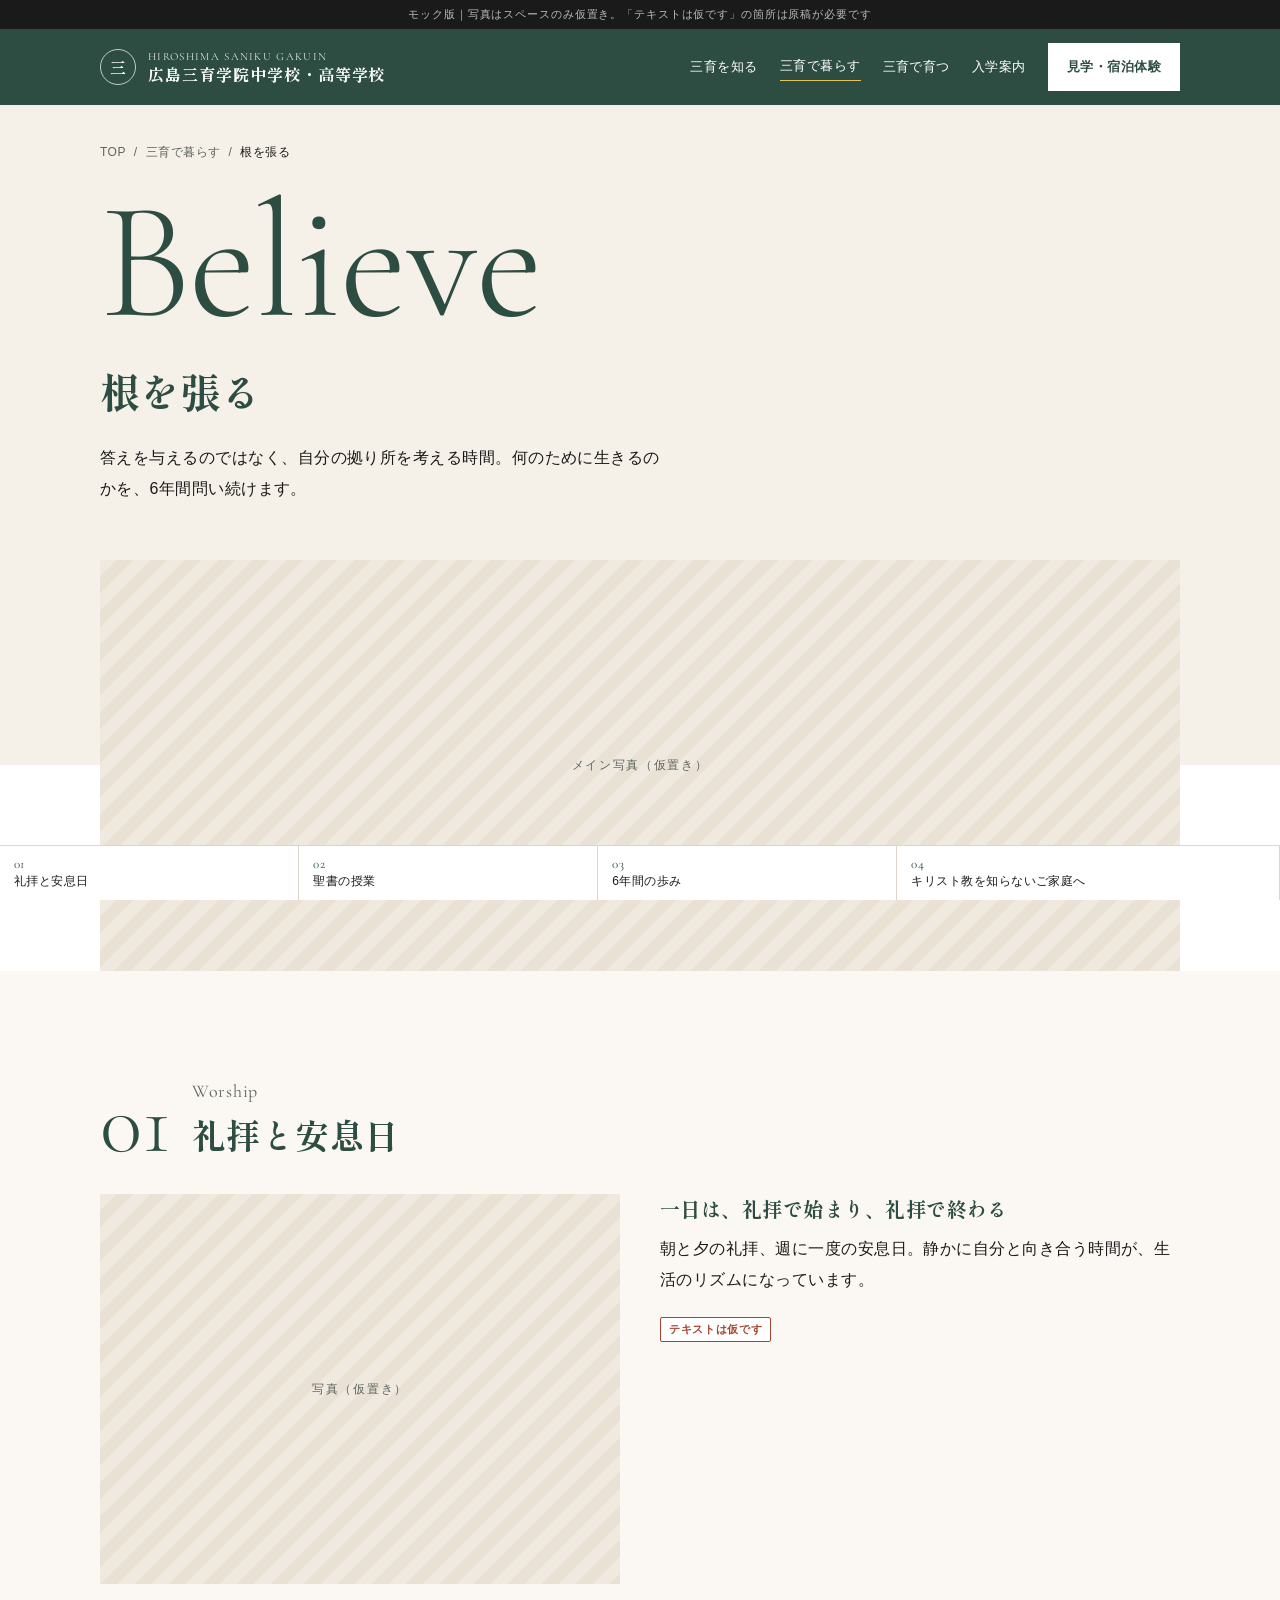
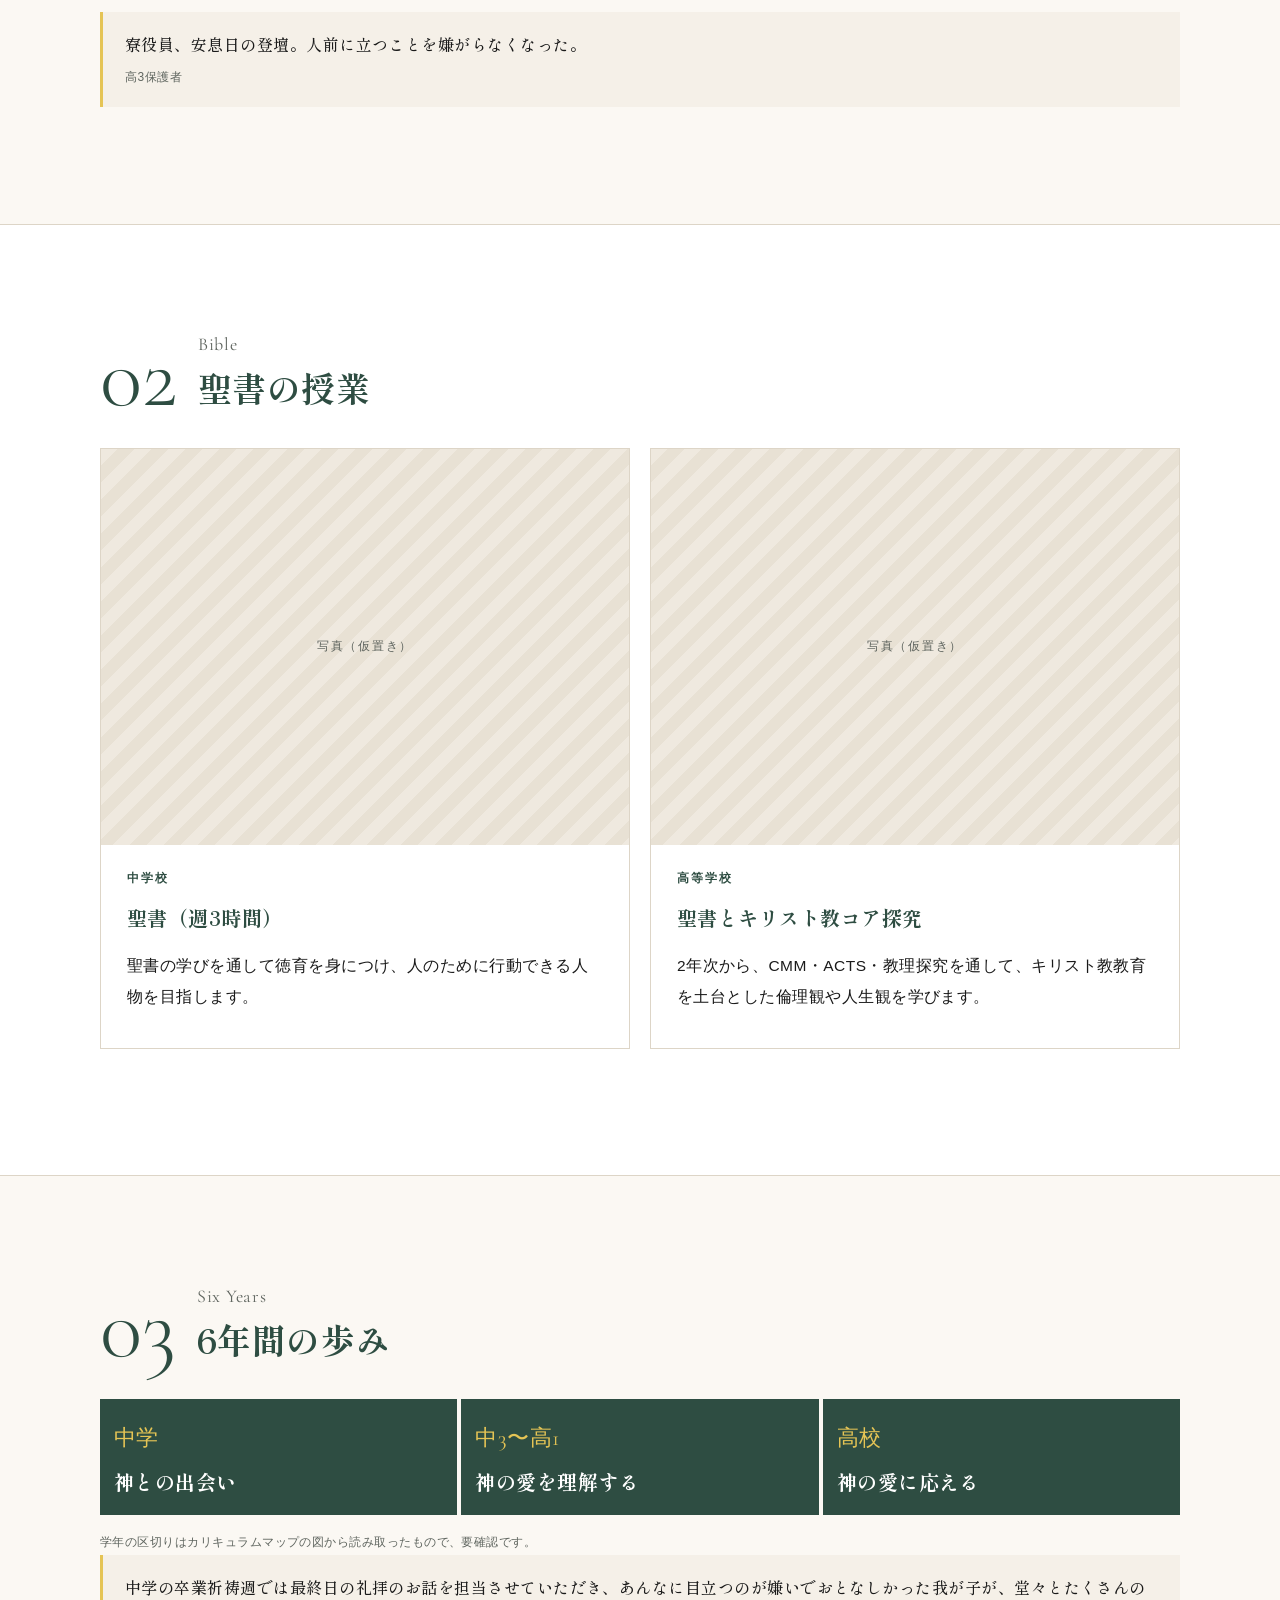
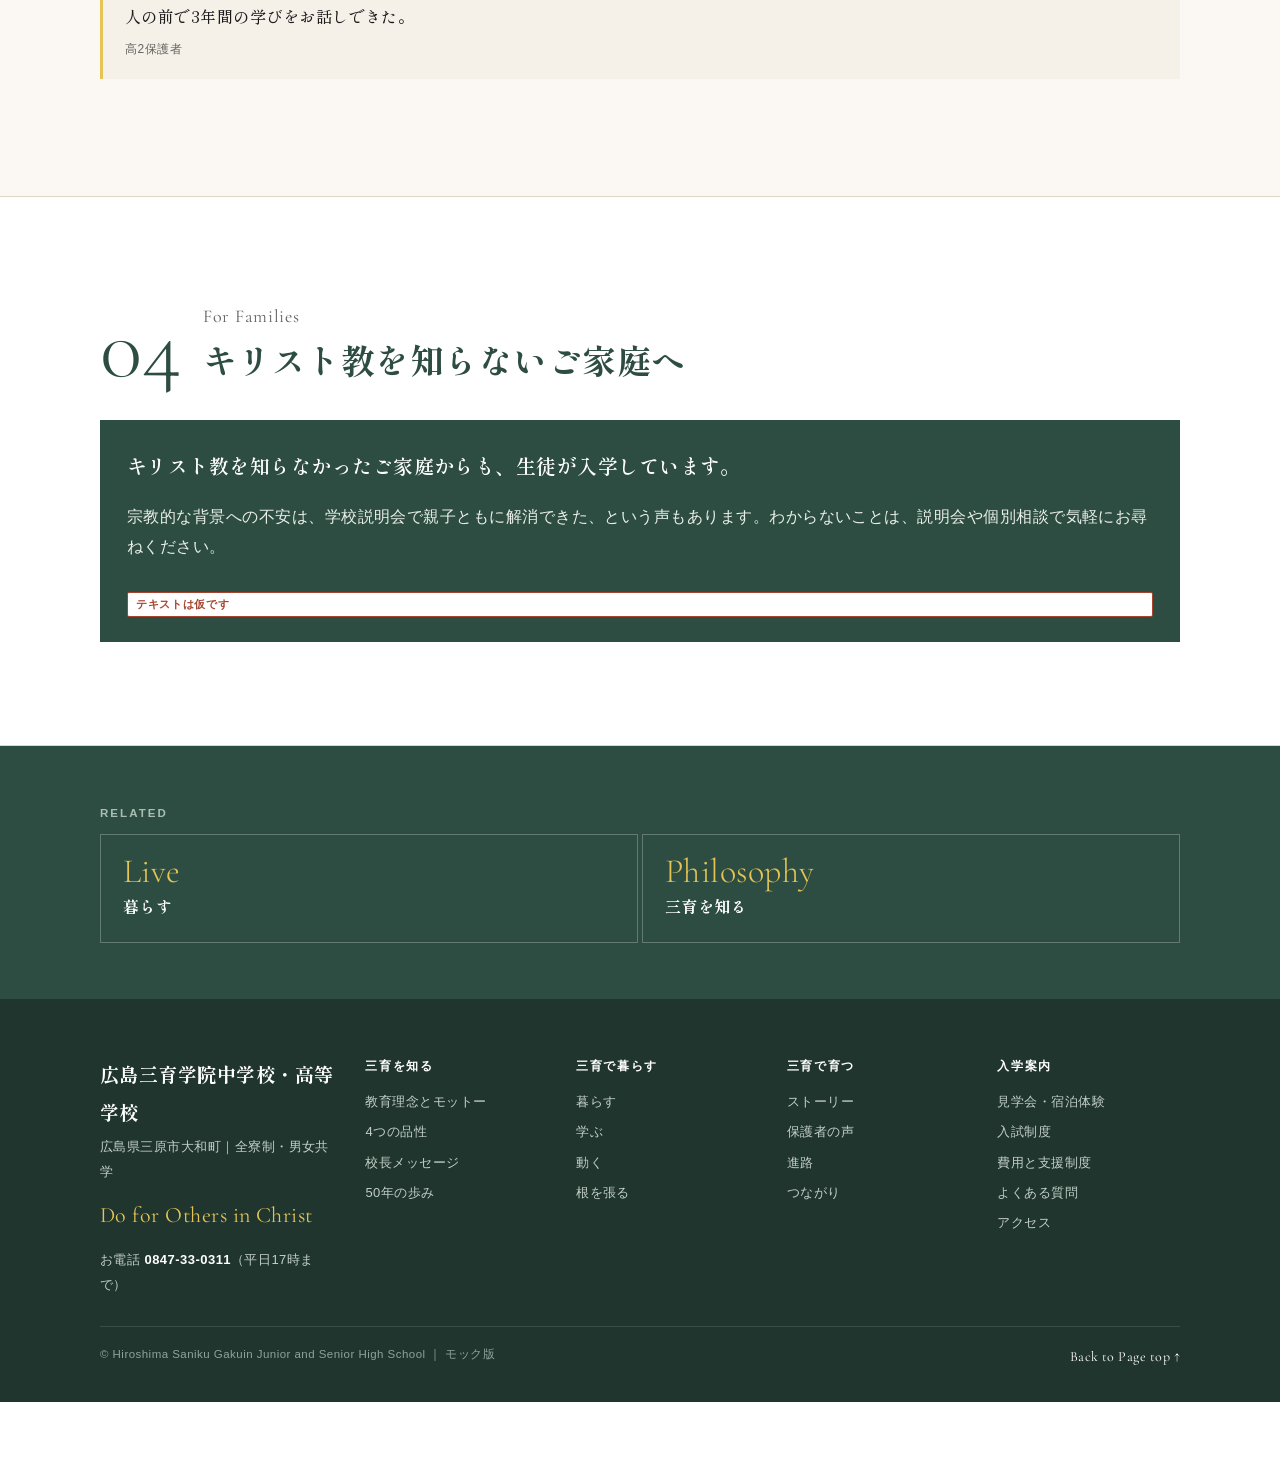
<file: believe.html>
<!doctype html>
<html lang="ja"><head><meta charset="utf-8"><meta name="viewport" content="width=device-width, initial-scale=1, viewport-fit=cover">
<title>根を張る｜広島三育学院</title>
<meta name="claude:viewport-fit-sides" content="cover">
<link rel="stylesheet" href="https://fonts.googleapis.com/css2?family=Shippori+Mincho:wght@500;700;800&family=Zen+Kaku+Gothic+New:wght@400;500;700&family=Cormorant+Garamond:wght@300;400;500&display=swap">
<link rel="stylesheet" href="site.css"></head>
<body>
<div class="mock">モック版｜写真はスペースのみ仮置き。「テキストは仮です」の箇所は原稿が必要です</div>
<header class="hd"><div class="in">
<a class="logo" href="index.html"><i aria-hidden="true">三</i><span><small>HIROSHIMA SANIKU GAKUIN</small><b>広島三育学院中学校・高等学校</b></span></a>
<nav class="gnav" aria-label="メインメニュー"><a href="why.html">三育を知る</a><a href="how.html" aria-current="page">三育で暮らす</a><a href="change.html">三育で育つ</a><a href="next.html">入学案内</a><a class="btn solid" href="next.html#s1">見学・宿泊体験</a></nav>
</div></header>
<main>
<section class="phero"><div class="in">
<nav class="crumb" aria-label="パンくず"><a href="index.html">TOP</a><span>/</span><a href="how.html">三育で暮らす</a><span>/</span><b>根を張る</b></nav>
<span class="pen" aria-hidden="true">Believe</span>
<h1>根を張る</h1>
<p class="lead">答えを与えるのではなく、自分の拠り所を考える時間。何のために生きるのかを、6年間問い続けます。</p>
</div></section>
<div class="pimg"><div class="in"><div class="ph wide">メイン写真（仮置き）</div></div></div>
<section class="sec" id="s1"><div class="in">
<div class="sh"><span class="no">01</span><div><span class="se">Worship</span><h2>礼拝と安息日</h2></div></div>
<div class="split"><div class="ph ">写真（仮置き）</div><div class="sx"><h3>一日は、礼拝で始まり、礼拝で終わる</h3><p>朝と夕の礼拝、週に一度の安息日。静かに自分と向き合う時間が、生活のリズムになっています。</p><span class="kari">テキストは仮です</span></div></div><figure class="q"><blockquote>寮役員、安息日の登壇。人前に立つことを嫌がらなくなった。</blockquote><figcaption>高3保護者</figcaption></figure>
</div></section><section class="sec" id="s2"><div class="in">
<div class="sh"><span class="no">02</span><div><span class="se">Bible</span><h2>聖書の授業</h2></div></div>
<div class="grid2"><div class="card"><div class="ph ">写真（仮置き）</div><span class="tag">中学校</span><h3>聖書（週3時間）</h3><p>聖書の学びを通して徳育を身につけ、人のために行動できる人物を目指します。</p></div><div class="card"><div class="ph ">写真（仮置き）</div><span class="tag">高等学校</span><h3>聖書とキリスト教コア探究</h3><p>2年次から、CMM・ACTS・教理探究を通して、キリスト教教育を土台とした倫理観や人生観を学びます。</p></div></div>
</div></section><section class="sec" id="s3"><div class="in">
<div class="sh"><span class="no">03</span><div><span class="se">Six Years</span><h2>6年間の歩み</h2></div></div>
<div class="steps3"><div><i>中学</i><b>神との出会い</b></div><div><i>中3〜高1</i><b>神の愛を理解する</b></div><div><i>高校</i><b>神の愛に応える</b></div></div><p class="small">学年の区切りはカリキュラムマップの図から読み取ったもので、要確認です。</p><figure class="q"><blockquote>中学の卒業祈祷週では最終日の礼拝のお話を担当させていただき、あんなに目立つのが嫌いでおとなしかった我が子が、堂々とたくさんの人の前で3年間の学びをお話しできた。</blockquote><figcaption>高2保護者</figcaption></figure>
</div></section><section class="sec" id="s4"><div class="in">
<div class="sh"><span class="no">04</span><div><span class="se">For Families</span><h2>キリスト教を知らないご家庭へ</h2></div></div>
<div class="card g"><p class="lg">キリスト教を知らなかったご家庭からも、生徒が入学しています。</p><p>宗教的な背景への不安は、学校説明会で親子ともに解消できた、という声もあります。わからないことは、説明会や個別相談で気軽にお尋ねください。</p><span class="kari">テキストは仮です</span></div>
</div></section>
<section class="rel"><div class="in"><span class="tag">RELATED</span><div class="rl"><a href="live.html"><span class="en">Live</span><b>暮らす</b></a><a href="why.html"><span class="en">Philosophy</span><b>三育を知る</b></a></div></div></section>
</main>
<nav class="tabs" aria-label="このページの目次"><a href="#s1"><i>01</i>礼拝と安息日</a><a href="#s2"><i>02</i>聖書の授業</a><a href="#s3"><i>03</i>6年間の歩み</a><a href="#s4"><i>04</i>キリスト教を知らないご家庭へ</a></nav>
<footer><div class="in">
<div><span class="name">広島三育学院中学校・高等学校</span><span>広島県三原市大和町｜全寮制・男女共学</span><p class="mt">Do for Others in Christ</p><span>お電話 <span class="tel">0847-33-0311</span>（平日17時まで）</span></div>
<div><h4>三育を知る</h4><ul><li><a href="why.html#s1">教育理念とモットー</a></li><li><a href="why.html#s2">4つの品性</a></li><li><a href="why.html#s3">校長メッセージ</a></li><li><a href="why.html#s4">50年の歩み</a></li></ul></div>
<div><h4>三育で暮らす</h4><ul><li><a href="live.html">暮らす</a></li><li><a href="learn.html">学ぶ</a></li><li><a href="do.html">動く</a></li><li><a href="believe.html">根を張る</a></li></ul></div>
<div><h4>三育で育つ</h4><ul><li><a href="change.html#s1">ストーリー</a></li><li><a href="change.html#s2">保護者の声</a></li><li><a href="change.html#s4">進路</a></li><li><a href="change.html#s5">つながり</a></li></ul></div>
<div><h4>入学案内</h4><ul><li><a href="next.html#s1">見学会・宿泊体験</a></li><li><a href="next.html#s2">入試制度</a></li><li><a href="next.html#s3">費用と支援制度</a></li><li><a href="next.html#s4">よくある質問</a></li><li><a href="next.html#s7">アクセス</a></li></ul></div>
<div class="copy"><span>© Hiroshima Saniku Gakuin Junior and Senior High School ｜ モック版</span><a href="#">Back to Page top ↑</a></div>
</div></footer>
</body></html>
</file>
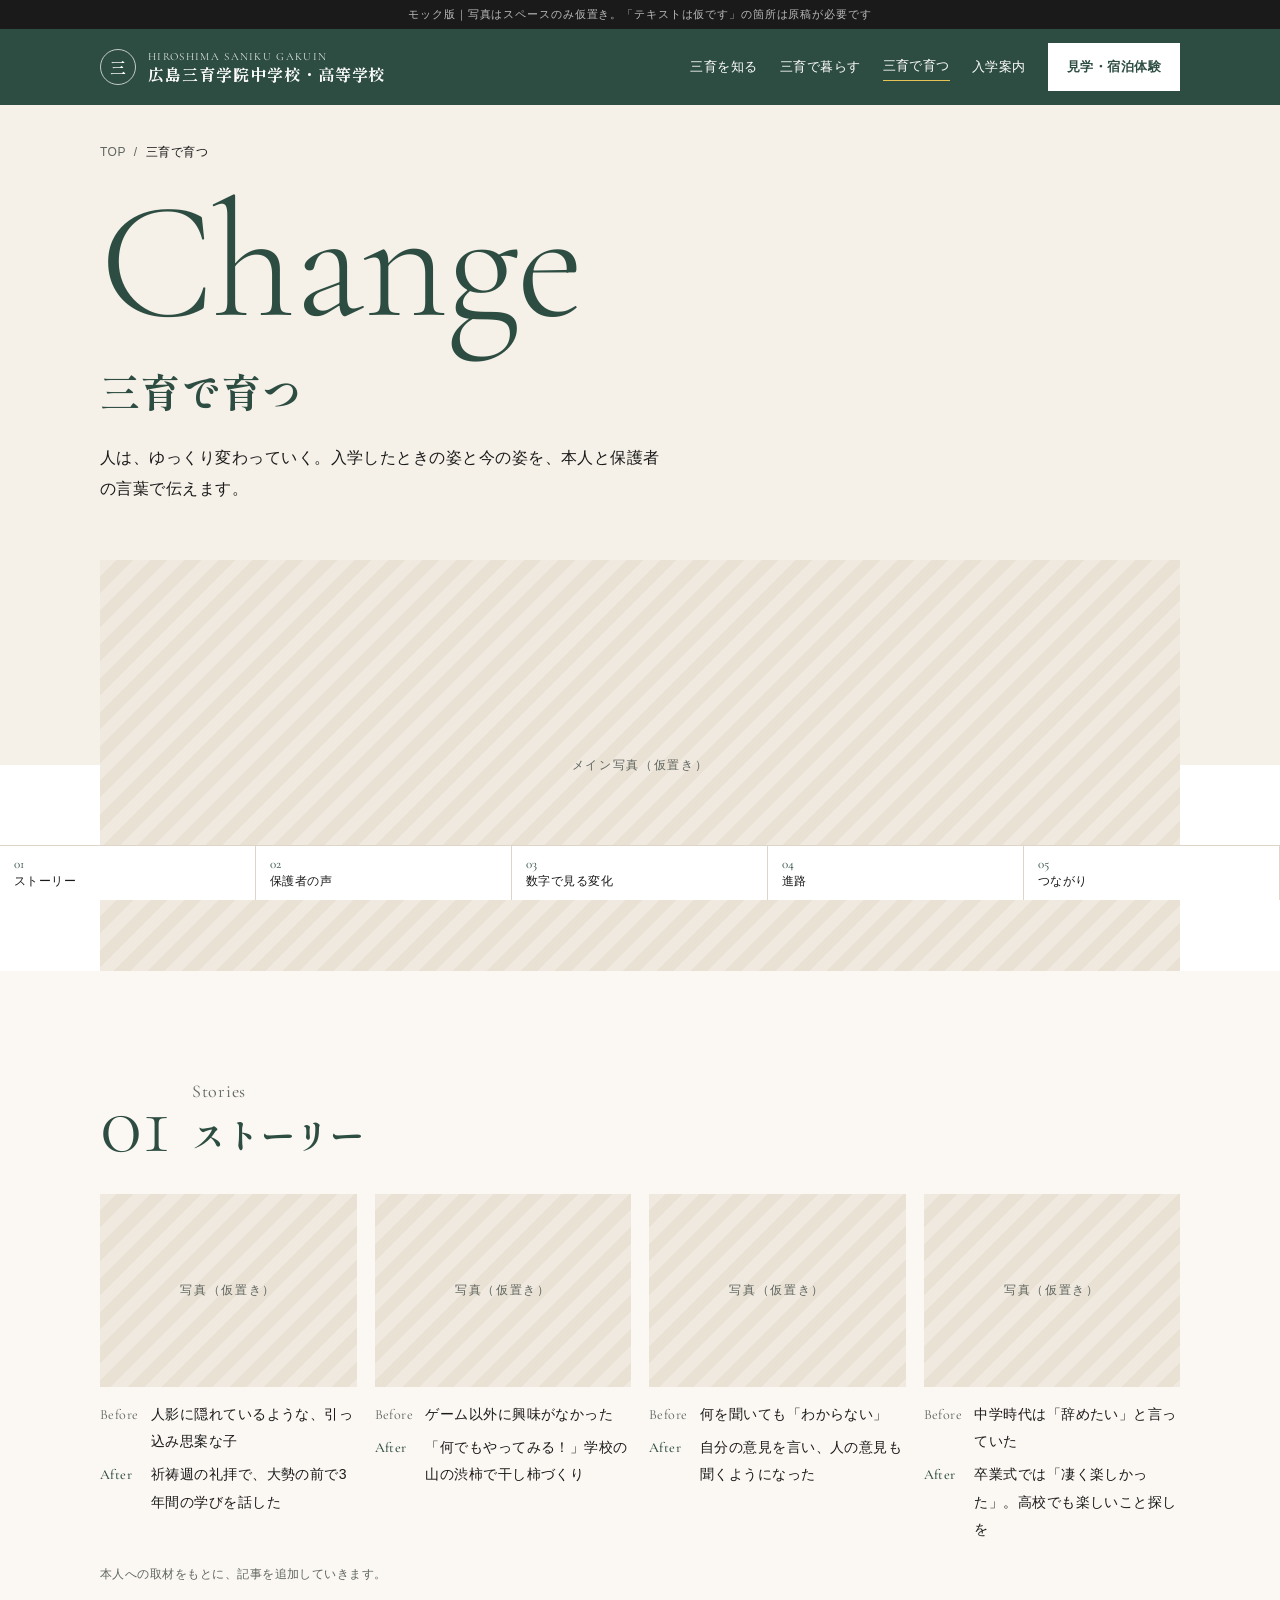
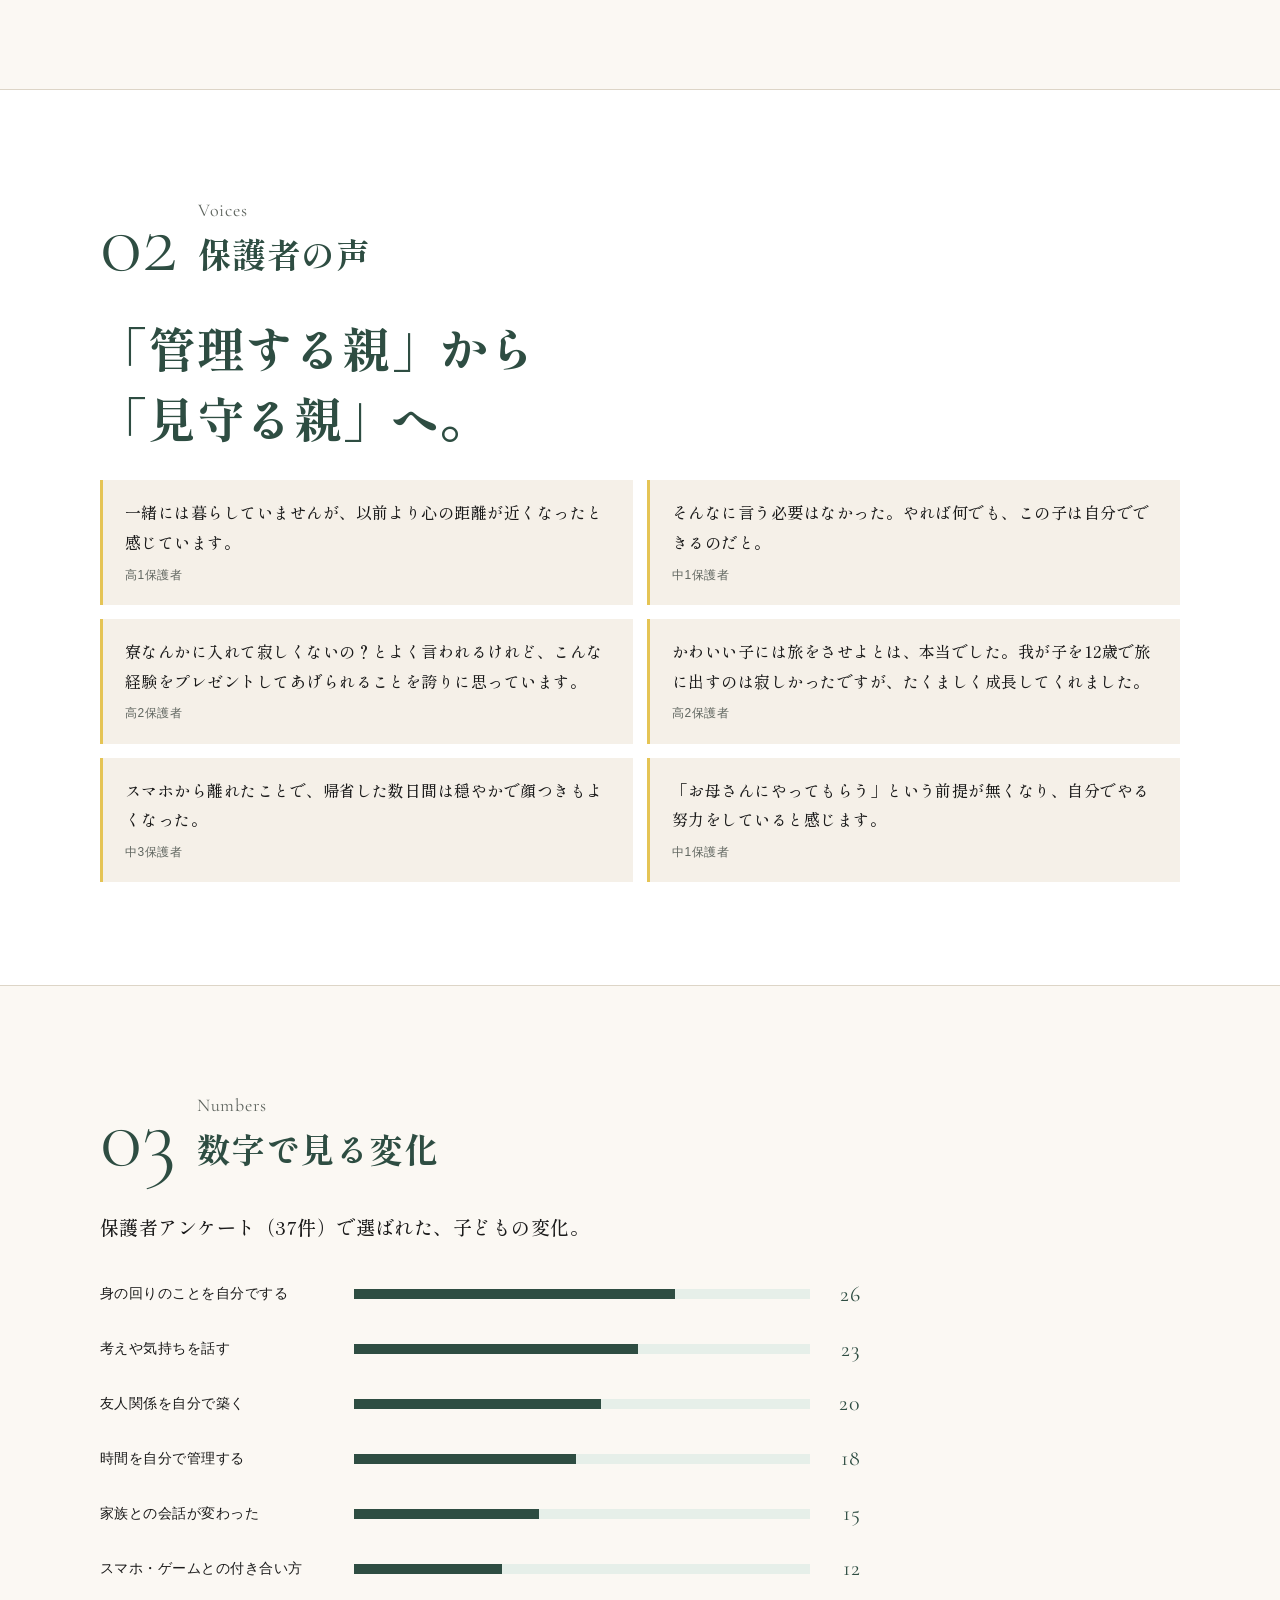
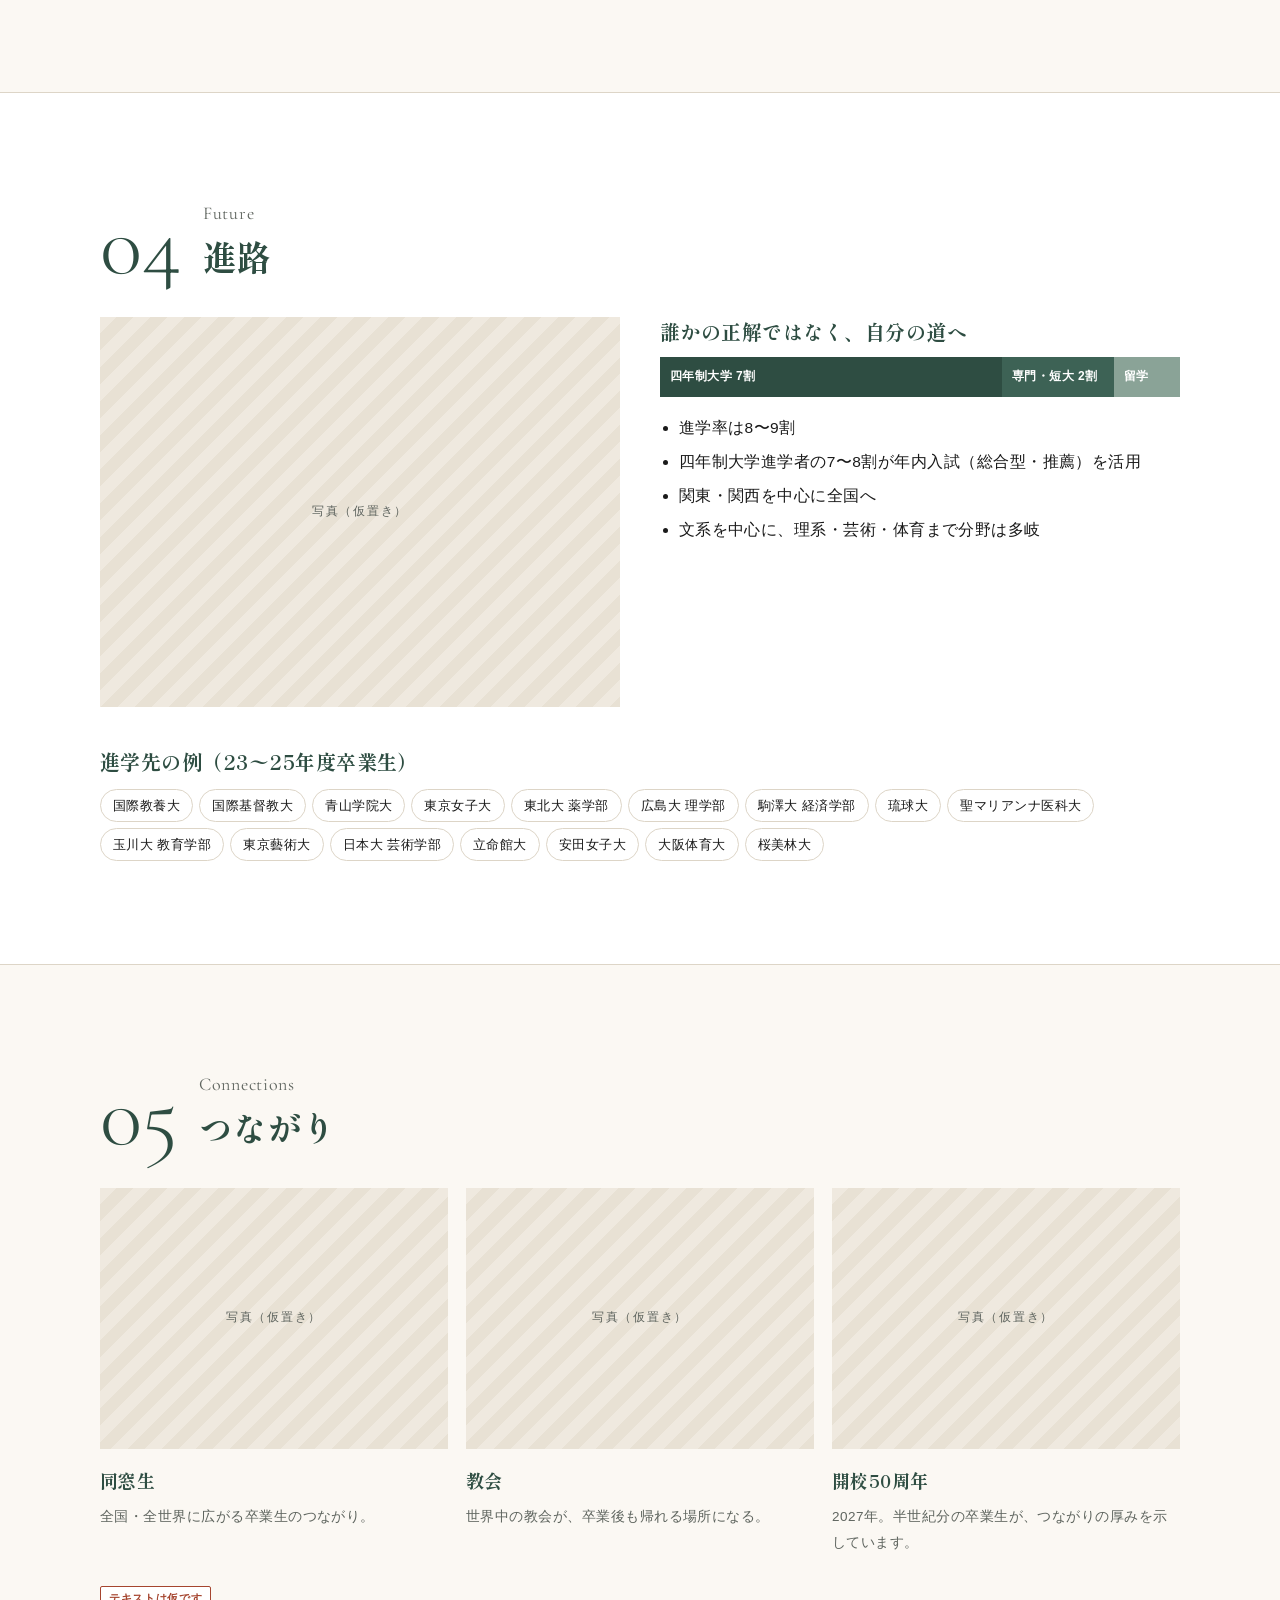
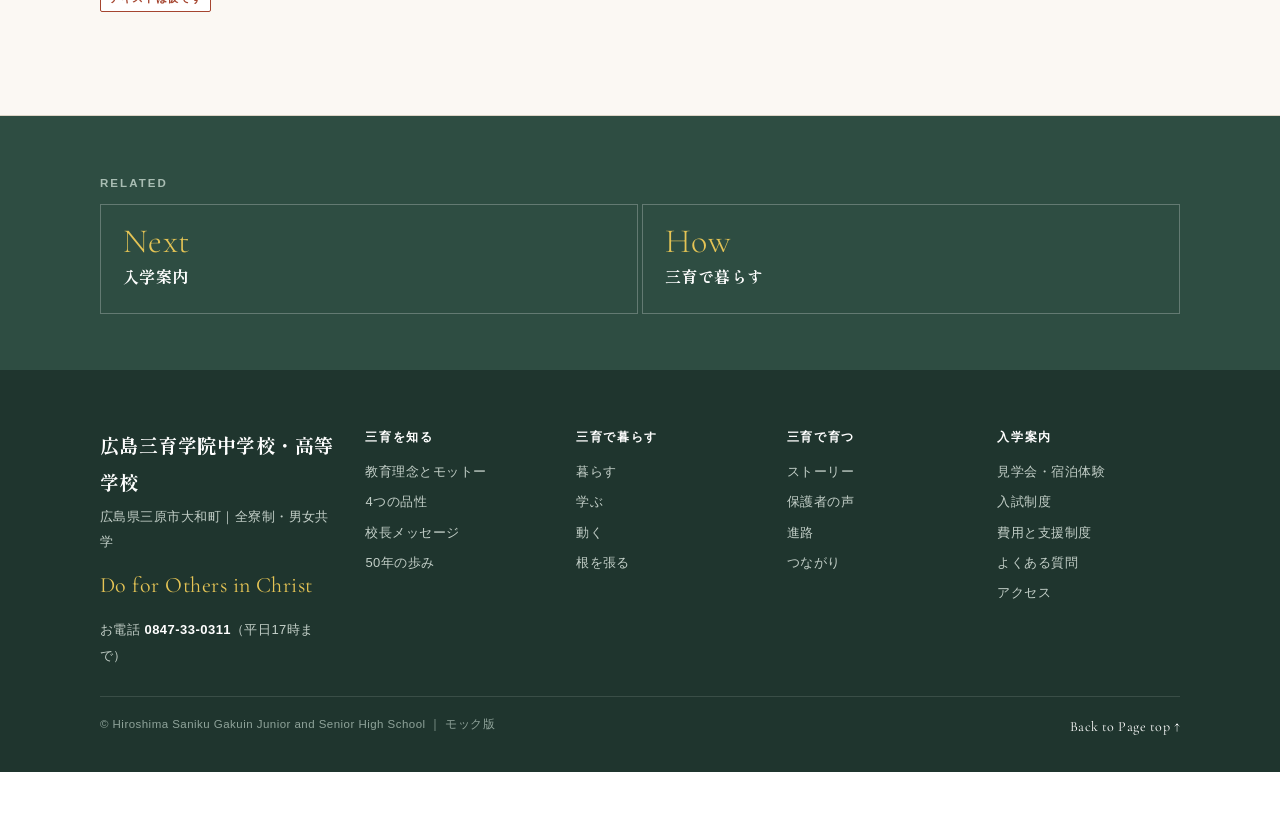
<file: change.html>
<!doctype html>
<html lang="ja"><head><meta charset="utf-8"><meta name="viewport" content="width=device-width, initial-scale=1, viewport-fit=cover">
<title>三育で育つ｜広島三育学院</title>
<meta name="claude:viewport-fit-sides" content="cover">
<link rel="stylesheet" href="https://fonts.googleapis.com/css2?family=Shippori+Mincho:wght@500;700;800&family=Zen+Kaku+Gothic+New:wght@400;500;700&family=Cormorant+Garamond:wght@300;400;500&display=swap">
<link rel="stylesheet" href="site.css"></head>
<body>
<div class="mock">モック版｜写真はスペースのみ仮置き。「テキストは仮です」の箇所は原稿が必要です</div>
<header class="hd"><div class="in">
<a class="logo" href="index.html"><i aria-hidden="true">三</i><span><small>HIROSHIMA SANIKU GAKUIN</small><b>広島三育学院中学校・高等学校</b></span></a>
<nav class="gnav" aria-label="メインメニュー"><a href="why.html">三育を知る</a><a href="how.html">三育で暮らす</a><a href="change.html" aria-current="page">三育で育つ</a><a href="next.html">入学案内</a><a class="btn solid" href="next.html#s1">見学・宿泊体験</a></nav>
</div></header>
<main>
<section class="phero"><div class="in">
<nav class="crumb" aria-label="パンくず"><a href="index.html">TOP</a><span>/</span><b>三育で育つ</b></nav>
<span class="pen" aria-hidden="true">Change</span>
<h1>三育で育つ</h1>
<p class="lead">人は、ゆっくり変わっていく。入学したときの姿と今の姿を、本人と保護者の言葉で伝えます。</p>
</div></section>
<div class="pimg"><div class="in"><div class="ph wide">メイン写真（仮置き）</div></div></div>
<section class="sec" id="s1"><div class="in">
<div class="sh"><span class="no">01</span><div><span class="se">Stories</span><h2>ストーリー</h2></div></div>
<div class="vt"><article class="v"><div class="ph ">写真（仮置き）</div><div class="ba"><i>Before</i><span>人影に隠れているような、引っ込み思案な子</span><i class="a">After</i><span>祈祷週の礼拝で、大勢の前で3年間の学びを話した</span></div></article><article class="v"><div class="ph ">写真（仮置き）</div><div class="ba"><i>Before</i><span>ゲーム以外に興味がなかった</span><i class="a">After</i><span>「何でもやってみる！」学校の山の渋柿で干し柿づくり</span></div></article><article class="v"><div class="ph ">写真（仮置き）</div><div class="ba"><i>Before</i><span>何を聞いても「わからない」</span><i class="a">After</i><span>自分の意見を言い、人の意見も聞くようになった</span></div></article><article class="v"><div class="ph ">写真（仮置き）</div><div class="ba"><i>Before</i><span>中学時代は「辞めたい」と言っていた</span><i class="a">After</i><span>卒業式では「凄く楽しかった」。高校でも楽しいこと探しを</span></div></article></div><p class="small">本人への取材をもとに、記事を追加していきます。</p>
</div></section><section class="sec" id="s2"><div class="in">
<div class="sh"><span class="no">02</span><div><span class="se">Voices</span><h2>保護者の声</h2></div></div>
<p class="big">「管理する親」から<br>「見守る親」へ。</p><div class="qs"><figure class="q"><blockquote>一緒には暮らしていませんが、以前より心の距離が近くなったと感じています。</blockquote><figcaption>高1保護者</figcaption></figure><figure class="q"><blockquote>そんなに言う必要はなかった。やれば何でも、この子は自分でできるのだと。</blockquote><figcaption>中1保護者</figcaption></figure><figure class="q"><blockquote>寮なんかに入れて寂しくないの？とよく言われるけれど、こんな経験をプレゼントしてあげられることを誇りに思っています。</blockquote><figcaption>高2保護者</figcaption></figure><figure class="q"><blockquote>かわいい子には旅をさせよとは、本当でした。我が子を12歳で旅に出すのは寂しかったですが、たくましく成長してくれました。</blockquote><figcaption>高2保護者</figcaption></figure><figure class="q"><blockquote>スマホから離れたことで、帰省した数日間は穏やかで顔つきもよくなった。</blockquote><figcaption>中3保護者</figcaption></figure><figure class="q"><blockquote>「お母さんにやってもらう」という前提が無くなり、自分でやる努力をしていると感じます。</blockquote><figcaption>中1保護者</figcaption></figure></div>
</div></section><section class="sec" id="s3"><div class="in">
<div class="sh"><span class="no">03</span><div><span class="se">Numbers</span><h2>数字で見る変化</h2></div></div>
<p class="lead2">保護者アンケート（37件）で選ばれた、子どもの変化。</p><div class="bars"><div><span>身の回りのことを自分でする</span><div class="tr"><div style="width:70.3%"></div></div><b>26</b></div><div><span>考えや気持ちを話す</span><div class="tr"><div style="width:62.2%"></div></div><b>23</b></div><div><span>友人関係を自分で築く</span><div class="tr"><div style="width:54.1%"></div></div><b>20</b></div><div><span>時間を自分で管理する</span><div class="tr"><div style="width:48.6%"></div></div><b>18</b></div><div><span>家族との会話が変わった</span><div class="tr"><div style="width:40.5%"></div></div><b>15</b></div><div><span>スマホ・ゲームとの付き合い方</span><div class="tr"><div style="width:32.4%"></div></div><b>12</b></div></div>
</div></section><section class="sec" id="s4"><div class="in">
<div class="sh"><span class="no">04</span><div><span class="se">Future</span><h2>進路</h2></div></div>
<div class="split"><div class="ph ">写真（仮置き）</div><div class="sx"><h3>誰かの正解ではなく、自分の道へ</h3><div class="sbar"><span style="flex:7">四年制大学 7割</span><span style="flex:2">専門・短大 2割</span><span style="flex:1">留学</span></div><ul class="ul"><li>進学率は8〜9割</li><li>四年制大学進学者の7〜8割が年内入試（総合型・推薦）を活用</li><li>関東・関西を中心に全国へ</li><li>文系を中心に、理系・芸術・体育まで分野は多岐</li></ul></div></div><h3 class="h3">進学先の例（23〜25年度卒業生）</h3><ul class="chips"><li>国際教養大</li><li>国際基督教大</li><li>青山学院大</li><li>東京女子大</li><li>東北大 薬学部</li><li>広島大 理学部</li><li>駒澤大 経済学部</li><li>琉球大</li><li>聖マリアンナ医科大</li><li>玉川大 教育学部</li><li>東京藝術大</li><li>日本大 芸術学部</li><li>立命館大</li><li>安田女子大</li><li>大阪体育大</li><li>桜美林大</li></ul>
</div></section><section class="sec" id="s5"><div class="in">
<div class="sh"><span class="no">05</span><div><span class="se">Connections</span><h2>つながり</h2></div></div>
<div class="vt three"><div class="v"><div class="ph ">写真（仮置き）</div><b>同窓生</b><p>全国・全世界に広がる卒業生のつながり。</p></div><div class="v"><div class="ph ">写真（仮置き）</div><b>教会</b><p>世界中の教会が、卒業後も帰れる場所になる。</p></div><div class="v"><div class="ph ">写真（仮置き）</div><b>開校50周年</b><p>2027年。半世紀分の卒業生が、つながりの厚みを示しています。</p></div></div><span class="kari">テキストは仮です</span>
</div></section>
<section class="rel"><div class="in"><span class="tag">RELATED</span><div class="rl"><a href="next.html"><span class="en">Next</span><b>入学案内</b></a><a href="how.html"><span class="en">How</span><b>三育で暮らす</b></a></div></div></section>
</main>
<nav class="tabs" aria-label="このページの目次"><a href="#s1"><i>01</i>ストーリー</a><a href="#s2"><i>02</i>保護者の声</a><a href="#s3"><i>03</i>数字で見る変化</a><a href="#s4"><i>04</i>進路</a><a href="#s5"><i>05</i>つながり</a></nav>
<footer><div class="in">
<div><span class="name">広島三育学院中学校・高等学校</span><span>広島県三原市大和町｜全寮制・男女共学</span><p class="mt">Do for Others in Christ</p><span>お電話 <span class="tel">0847-33-0311</span>（平日17時まで）</span></div>
<div><h4>三育を知る</h4><ul><li><a href="why.html#s1">教育理念とモットー</a></li><li><a href="why.html#s2">4つの品性</a></li><li><a href="why.html#s3">校長メッセージ</a></li><li><a href="why.html#s4">50年の歩み</a></li></ul></div>
<div><h4>三育で暮らす</h4><ul><li><a href="live.html">暮らす</a></li><li><a href="learn.html">学ぶ</a></li><li><a href="do.html">動く</a></li><li><a href="believe.html">根を張る</a></li></ul></div>
<div><h4>三育で育つ</h4><ul><li><a href="change.html#s1">ストーリー</a></li><li><a href="change.html#s2">保護者の声</a></li><li><a href="change.html#s4">進路</a></li><li><a href="change.html#s5">つながり</a></li></ul></div>
<div><h4>入学案内</h4><ul><li><a href="next.html#s1">見学会・宿泊体験</a></li><li><a href="next.html#s2">入試制度</a></li><li><a href="next.html#s3">費用と支援制度</a></li><li><a href="next.html#s4">よくある質問</a></li><li><a href="next.html#s7">アクセス</a></li></ul></div>
<div class="copy"><span>© Hiroshima Saniku Gakuin Junior and Senior High School ｜ モック版</span><a href="#">Back to Page top ↑</a></div>
</div></footer>
</body></html>
</file>
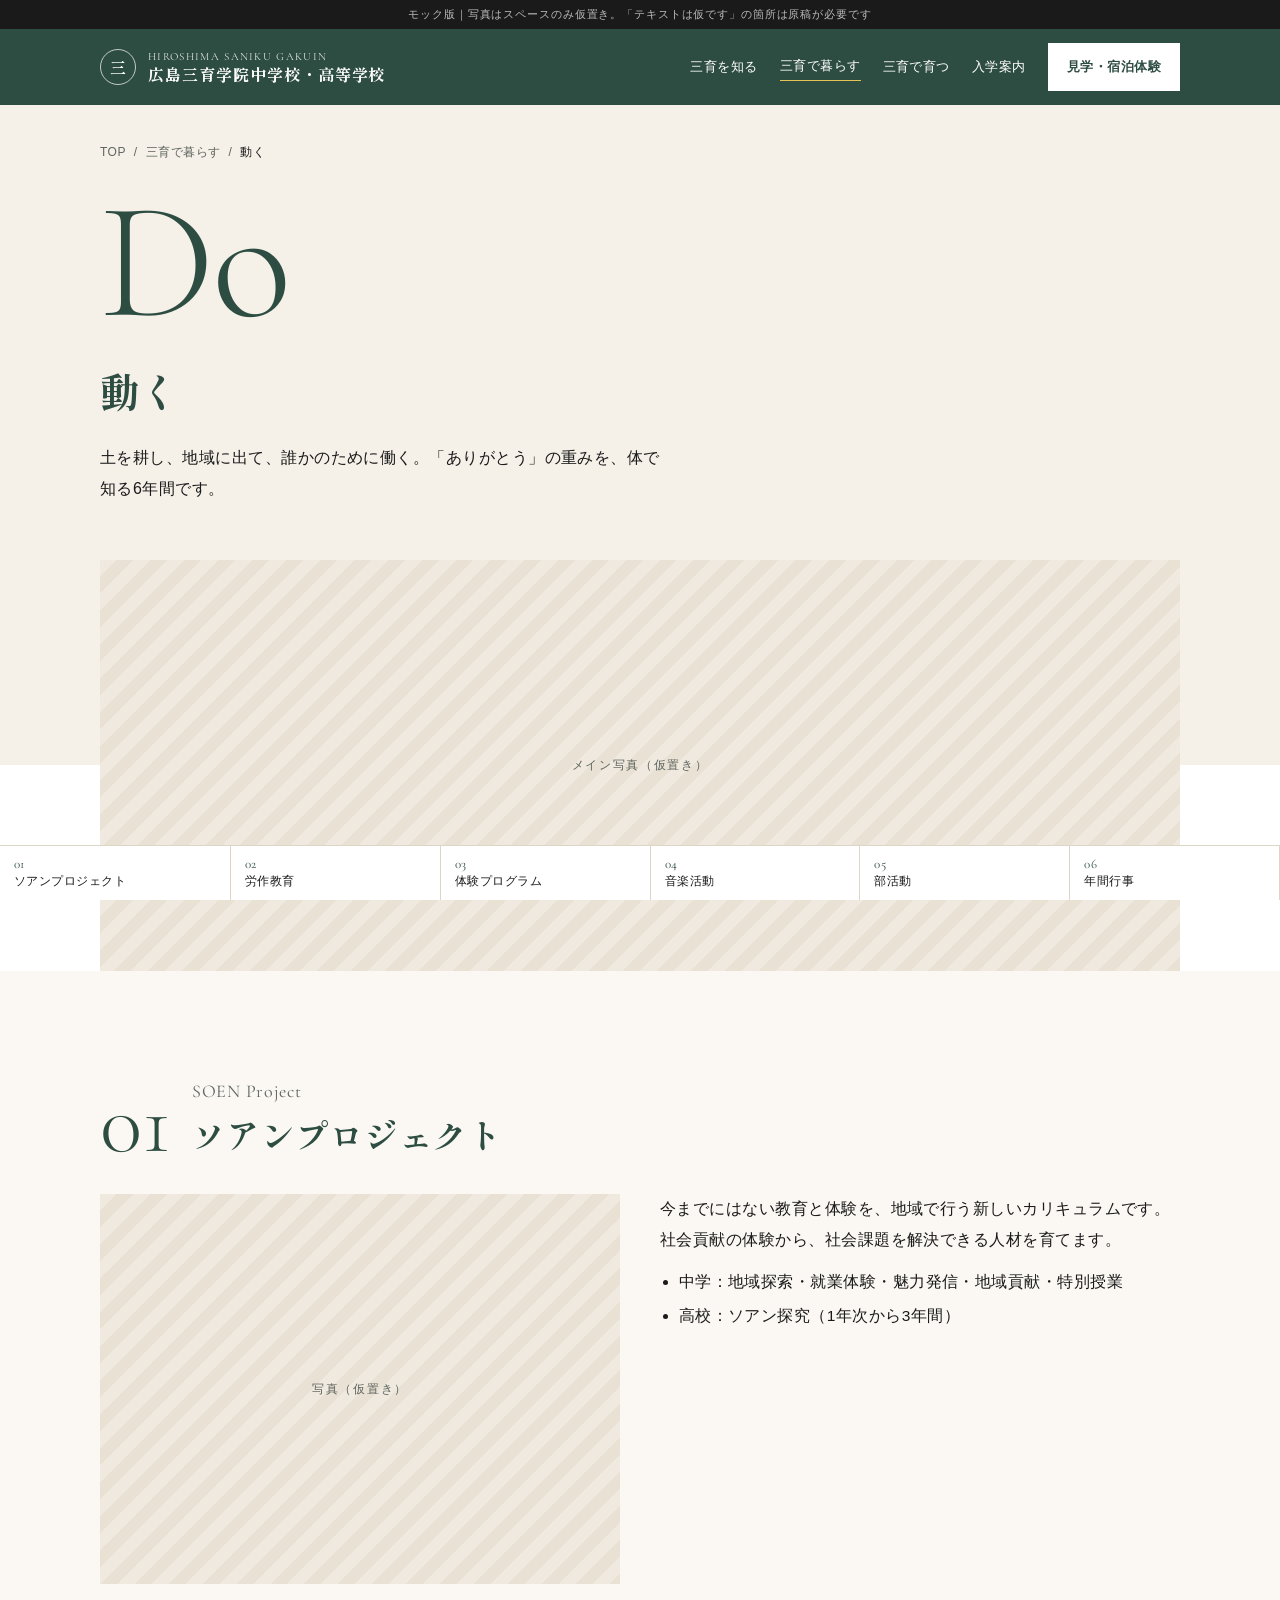
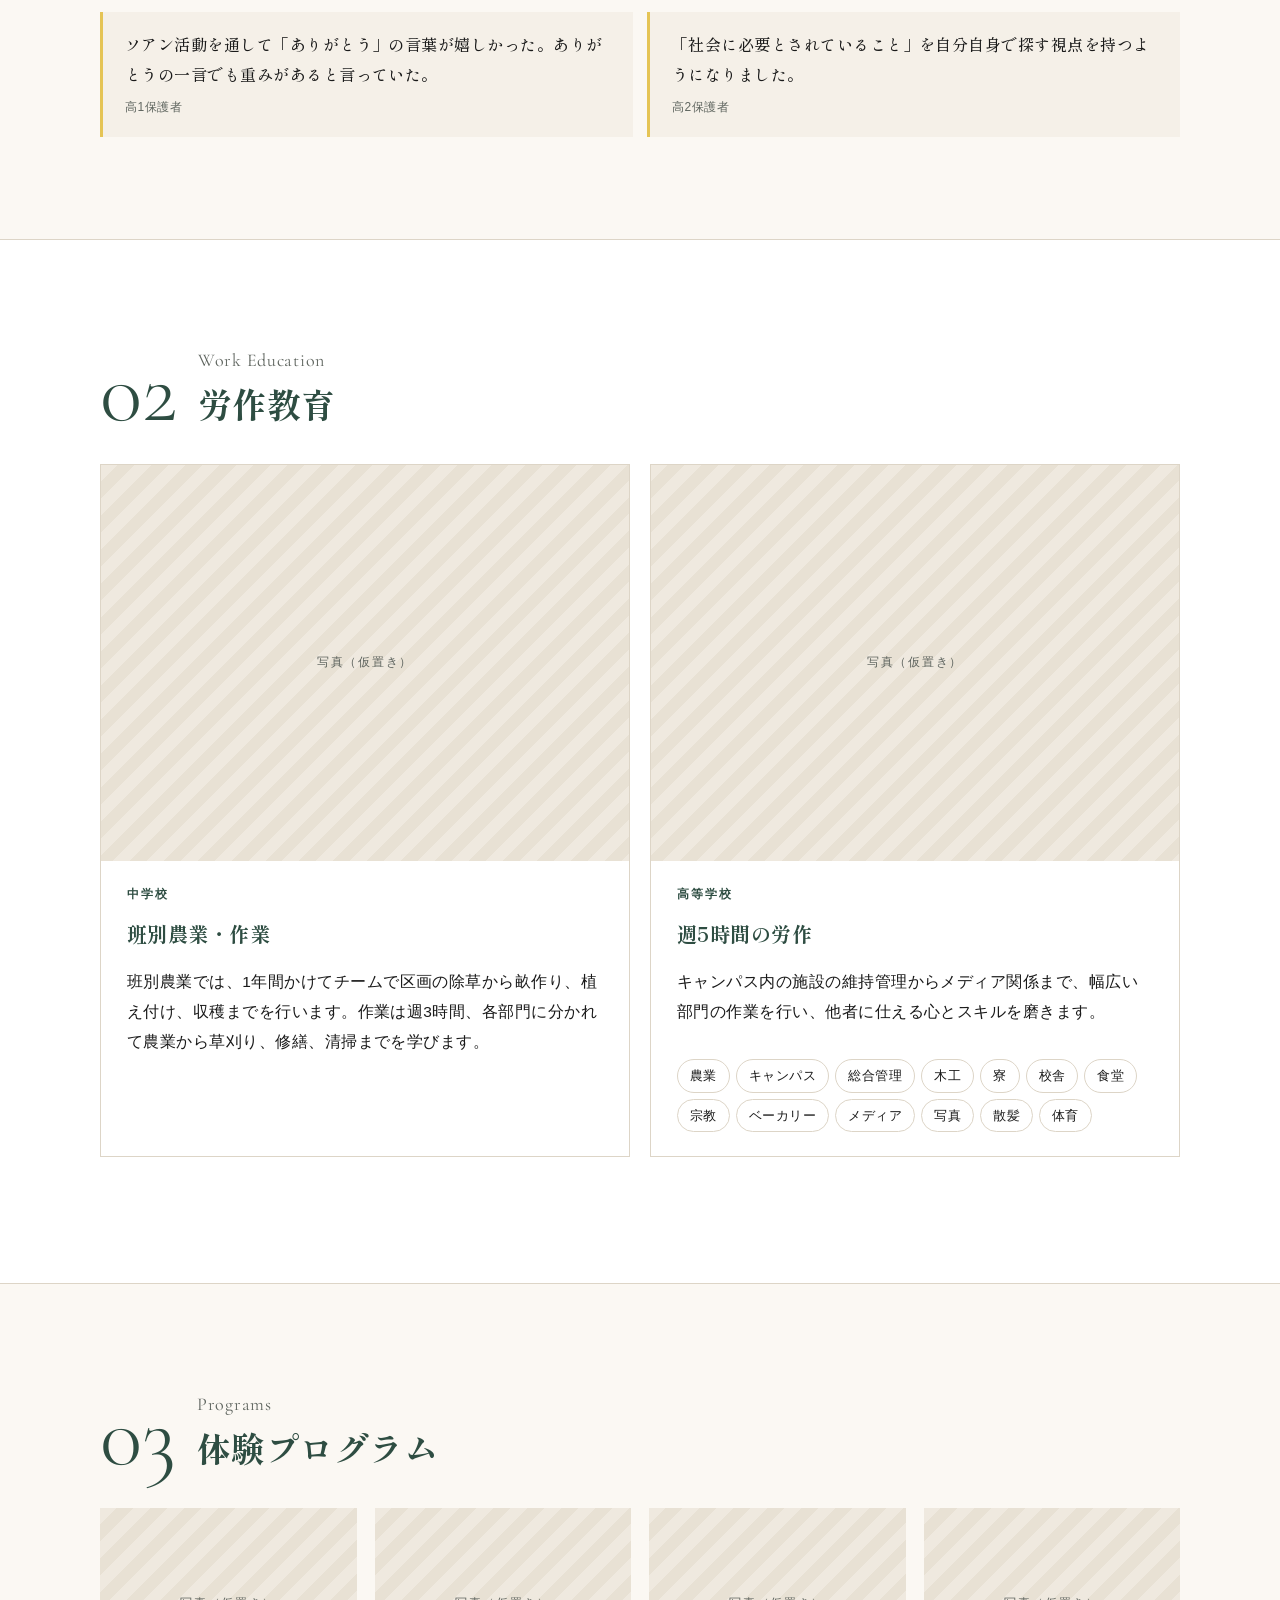
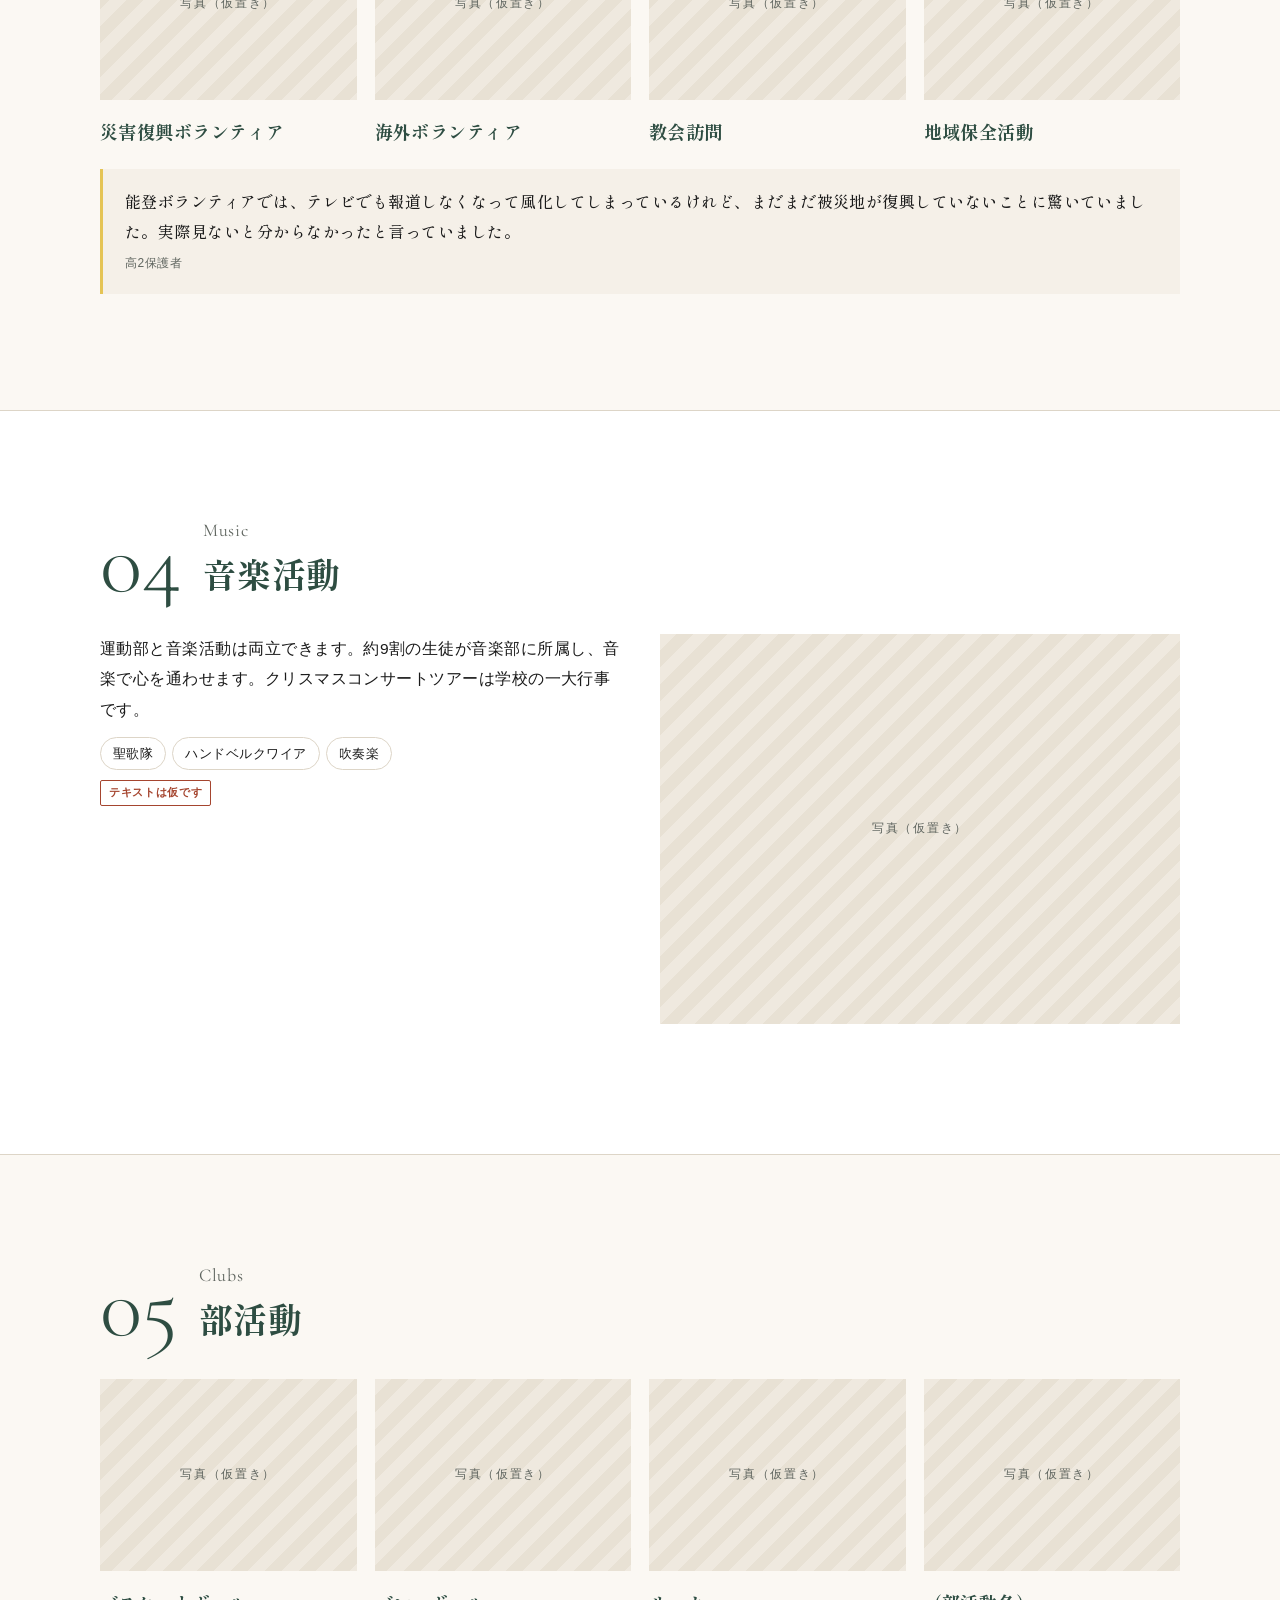
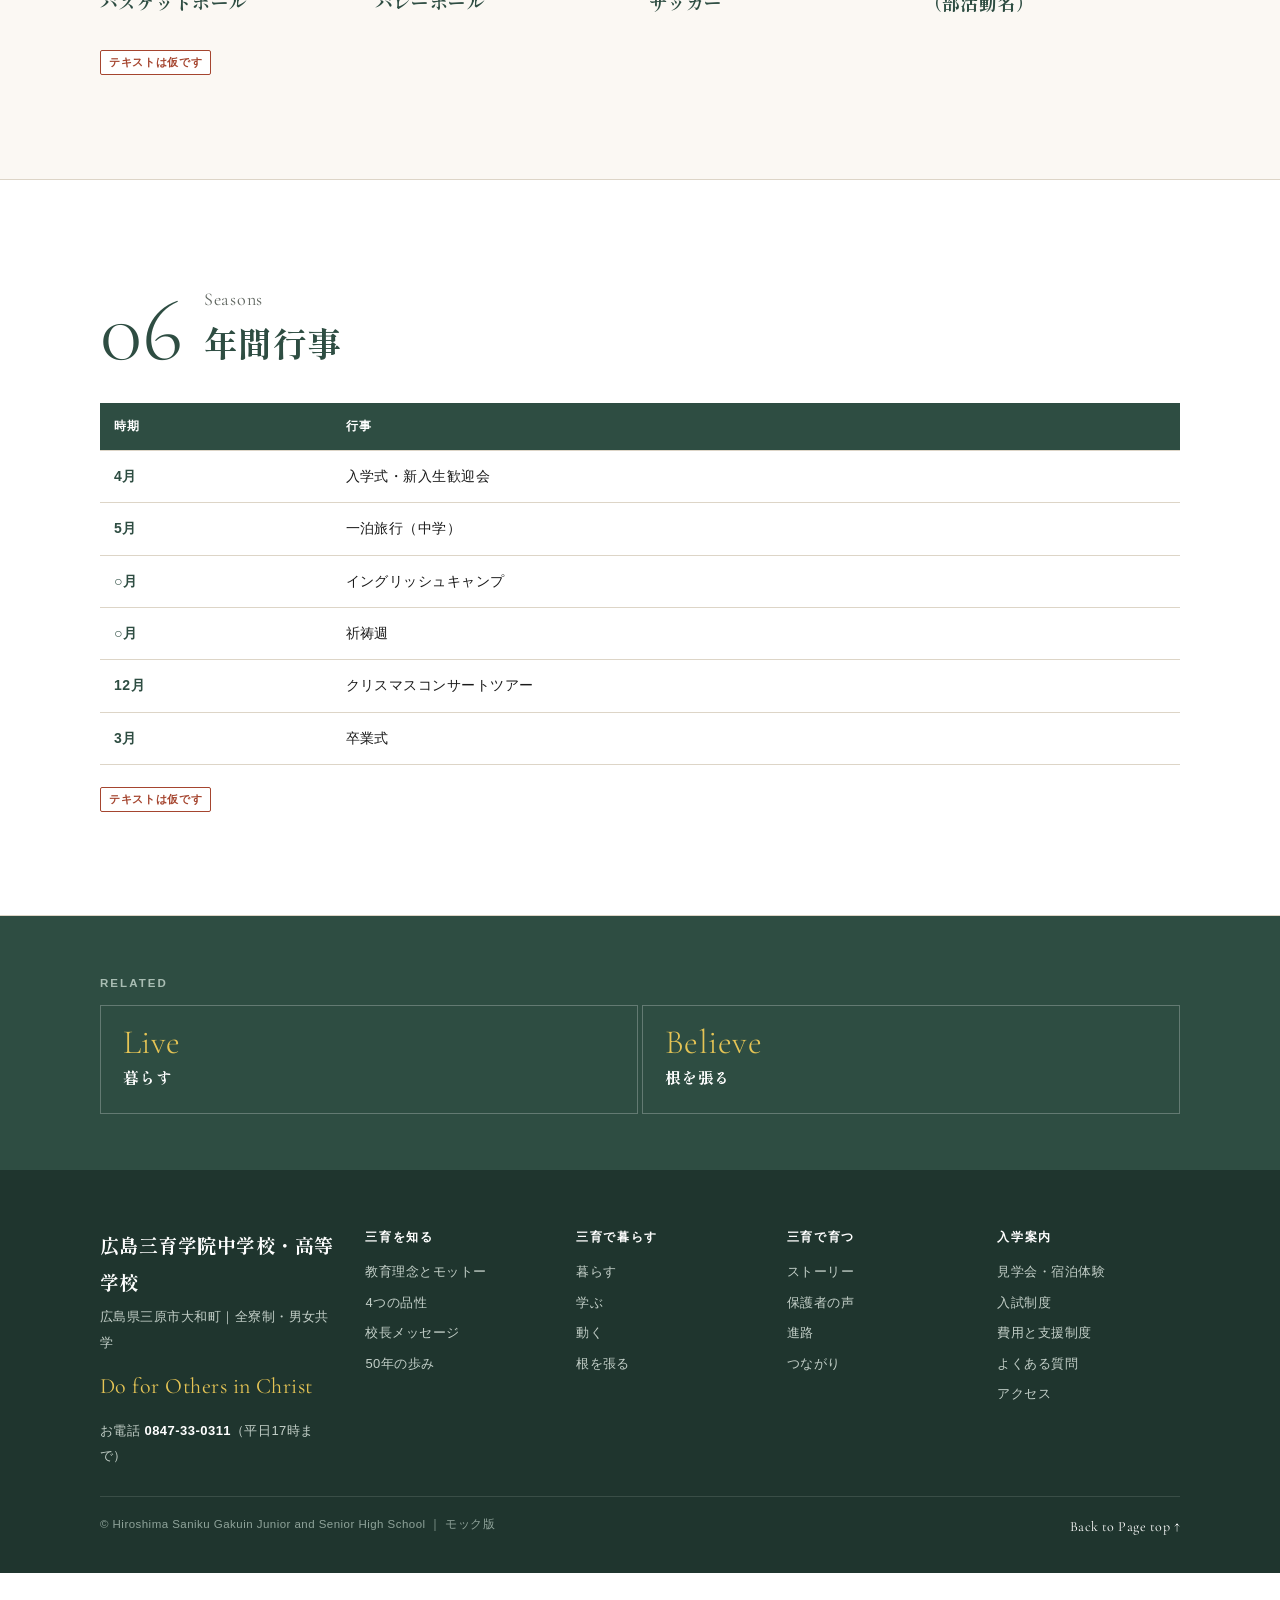
<file: do.html>
<!doctype html>
<html lang="ja"><head><meta charset="utf-8"><meta name="viewport" content="width=device-width, initial-scale=1, viewport-fit=cover">
<title>動く｜広島三育学院</title>
<meta name="claude:viewport-fit-sides" content="cover">
<link rel="stylesheet" href="https://fonts.googleapis.com/css2?family=Shippori+Mincho:wght@500;700;800&family=Zen+Kaku+Gothic+New:wght@400;500;700&family=Cormorant+Garamond:wght@300;400;500&display=swap">
<link rel="stylesheet" href="site.css"></head>
<body>
<div class="mock">モック版｜写真はスペースのみ仮置き。「テキストは仮です」の箇所は原稿が必要です</div>
<header class="hd"><div class="in">
<a class="logo" href="index.html"><i aria-hidden="true">三</i><span><small>HIROSHIMA SANIKU GAKUIN</small><b>広島三育学院中学校・高等学校</b></span></a>
<nav class="gnav" aria-label="メインメニュー"><a href="why.html">三育を知る</a><a href="how.html" aria-current="page">三育で暮らす</a><a href="change.html">三育で育つ</a><a href="next.html">入学案内</a><a class="btn solid" href="next.html#s1">見学・宿泊体験</a></nav>
</div></header>
<main>
<section class="phero"><div class="in">
<nav class="crumb" aria-label="パンくず"><a href="index.html">TOP</a><span>/</span><a href="how.html">三育で暮らす</a><span>/</span><b>動く</b></nav>
<span class="pen" aria-hidden="true">Do</span>
<h1>動く</h1>
<p class="lead">土を耕し、地域に出て、誰かのために働く。「ありがとう」の重みを、体で知る6年間です。</p>
</div></section>
<div class="pimg"><div class="in"><div class="ph wide">メイン写真（仮置き）</div></div></div>
<section class="sec" id="s1"><div class="in">
<div class="sh"><span class="no">01</span><div><span class="se">SOEN Project</span><h2>ソアンプロジェクト</h2></div></div>
<div class="split"><div class="ph ">写真（仮置き）</div><div class="sx"><p>今までにはない教育と体験を、地域で行う新しいカリキュラムです。社会貢献の体験から、社会課題を解決できる人材を育てます。</p><ul class="ul"><li>中学：地域探索・就業体験・魅力発信・地域貢献・特別授業</li><li>高校：ソアン探究（1年次から3年間）</li></ul></div></div><div class="qs"><figure class="q"><blockquote>ソアン活動を通して「ありがとう」の言葉が嬉しかった。ありがとうの一言でも重みがあると言っていた。</blockquote><figcaption>高1保護者</figcaption></figure><figure class="q"><blockquote>「社会に必要とされていること」を自分自身で探す視点を持つようになりました。</blockquote><figcaption>高2保護者</figcaption></figure></div>
</div></section><section class="sec" id="s2"><div class="in">
<div class="sh"><span class="no">02</span><div><span class="se">Work Education</span><h2>労作教育</h2></div></div>
<div class="grid2"><div class="card"><div class="ph ">写真（仮置き）</div><span class="tag">中学校</span><h3>班別農業・作業</h3><p>班別農業では、1年間かけてチームで区画の除草から畝作り、植え付け、収穫までを行います。作業は週3時間、各部門に分かれて農業から草刈り、修繕、清掃までを学びます。</p></div><div class="card"><div class="ph ">写真（仮置き）</div><span class="tag">高等学校</span><h3>週5時間の労作</h3><p>キャンパス内の施設の維持管理からメディア関係まで、幅広い部門の作業を行い、他者に仕える心とスキルを磨きます。</p><ul class="chips"><li>農業</li><li>キャンパス</li><li>総合管理</li><li>木工</li><li>寮</li><li>校舎</li><li>食堂</li><li>宗教</li><li>ベーカリー</li><li>メディア</li><li>写真</li><li>散髪</li><li>体育</li></ul></div></div>
</div></section><section class="sec" id="s3"><div class="in">
<div class="sh"><span class="no">03</span><div><span class="se">Programs</span><h2>体験プログラム</h2></div></div>
<div class="vt"><div class="v"><div class="ph ">写真（仮置き）</div><b>災害復興ボランティア</b></div><div class="v"><div class="ph ">写真（仮置き）</div><b>海外ボランティア</b></div><div class="v"><div class="ph ">写真（仮置き）</div><b>教会訪問</b></div><div class="v"><div class="ph ">写真（仮置き）</div><b>地域保全活動</b></div></div><figure class="q"><blockquote>能登ボランティアでは、テレビでも報道しなくなって風化してしまっているけれど、まだまだ被災地が復興していないことに驚いていました。実際見ないと分からなかったと言っていました。</blockquote><figcaption>高2保護者</figcaption></figure>
</div></section><section class="sec" id="s4"><div class="in">
<div class="sh"><span class="no">04</span><div><span class="se">Music</span><h2>音楽活動</h2></div></div>
<div class="split rev"><div class="ph ">写真（仮置き）</div><div class="sx"><p>運動部と音楽活動は両立できます。約9割の生徒が音楽部に所属し、音楽で心を通わせます。クリスマスコンサートツアーは学校の一大行事です。</p><ul class="chips"><li>聖歌隊</li><li>ハンドベルクワイア</li><li>吹奏楽</li></ul><span class="kari">テキストは仮です</span></div></div>
</div></section><section class="sec" id="s5"><div class="in">
<div class="sh"><span class="no">05</span><div><span class="se">Clubs</span><h2>部活動</h2></div></div>
<div class="vt"><div class="v"><div class="ph ">写真（仮置き）</div><b>バスケットボール</b></div><div class="v"><div class="ph ">写真（仮置き）</div><b>バレーボール</b></div><div class="v"><div class="ph ">写真（仮置き）</div><b>サッカー</b></div><div class="v"><div class="ph ">写真（仮置き）</div><b>（部活動名）</b></div></div><span class="kari">テキストは仮です</span>
</div></section><section class="sec" id="s6"><div class="in">
<div class="sh"><span class="no">06</span><div><span class="se">Seasons</span><h2>年間行事</h2></div></div>
<div class="tbl"><table><thead><tr><th>時期</th><th>行事</th></tr></thead><tbody><tr><td>4月</td><td>入学式・新入生歓迎会</td></tr><tr><td>5月</td><td>一泊旅行（中学）</td></tr><tr><td>○月</td><td>イングリッシュキャンプ</td></tr><tr><td>○月</td><td>祈祷週</td></tr><tr><td>12月</td><td>クリスマスコンサートツアー</td></tr><tr><td>3月</td><td>卒業式</td></tr></tbody></table></div><span class="kari">テキストは仮です</span>
</div></section>
<section class="rel"><div class="in"><span class="tag">RELATED</span><div class="rl"><a href="live.html"><span class="en">Live</span><b>暮らす</b></a><a href="believe.html"><span class="en">Believe</span><b>根を張る</b></a></div></div></section>
</main>
<nav class="tabs" aria-label="このページの目次"><a href="#s1"><i>01</i>ソアンプロジェクト</a><a href="#s2"><i>02</i>労作教育</a><a href="#s3"><i>03</i>体験プログラム</a><a href="#s4"><i>04</i>音楽活動</a><a href="#s5"><i>05</i>部活動</a><a href="#s6"><i>06</i>年間行事</a></nav>
<footer><div class="in">
<div><span class="name">広島三育学院中学校・高等学校</span><span>広島県三原市大和町｜全寮制・男女共学</span><p class="mt">Do for Others in Christ</p><span>お電話 <span class="tel">0847-33-0311</span>（平日17時まで）</span></div>
<div><h4>三育を知る</h4><ul><li><a href="why.html#s1">教育理念とモットー</a></li><li><a href="why.html#s2">4つの品性</a></li><li><a href="why.html#s3">校長メッセージ</a></li><li><a href="why.html#s4">50年の歩み</a></li></ul></div>
<div><h4>三育で暮らす</h4><ul><li><a href="live.html">暮らす</a></li><li><a href="learn.html">学ぶ</a></li><li><a href="do.html">動く</a></li><li><a href="believe.html">根を張る</a></li></ul></div>
<div><h4>三育で育つ</h4><ul><li><a href="change.html#s1">ストーリー</a></li><li><a href="change.html#s2">保護者の声</a></li><li><a href="change.html#s4">進路</a></li><li><a href="change.html#s5">つながり</a></li></ul></div>
<div><h4>入学案内</h4><ul><li><a href="next.html#s1">見学会・宿泊体験</a></li><li><a href="next.html#s2">入試制度</a></li><li><a href="next.html#s3">費用と支援制度</a></li><li><a href="next.html#s4">よくある質問</a></li><li><a href="next.html#s7">アクセス</a></li></ul></div>
<div class="copy"><span>© Hiroshima Saniku Gakuin Junior and Senior High School ｜ モック版</span><a href="#">Back to Page top ↑</a></div>
</div></footer>
</body></html>
</file>
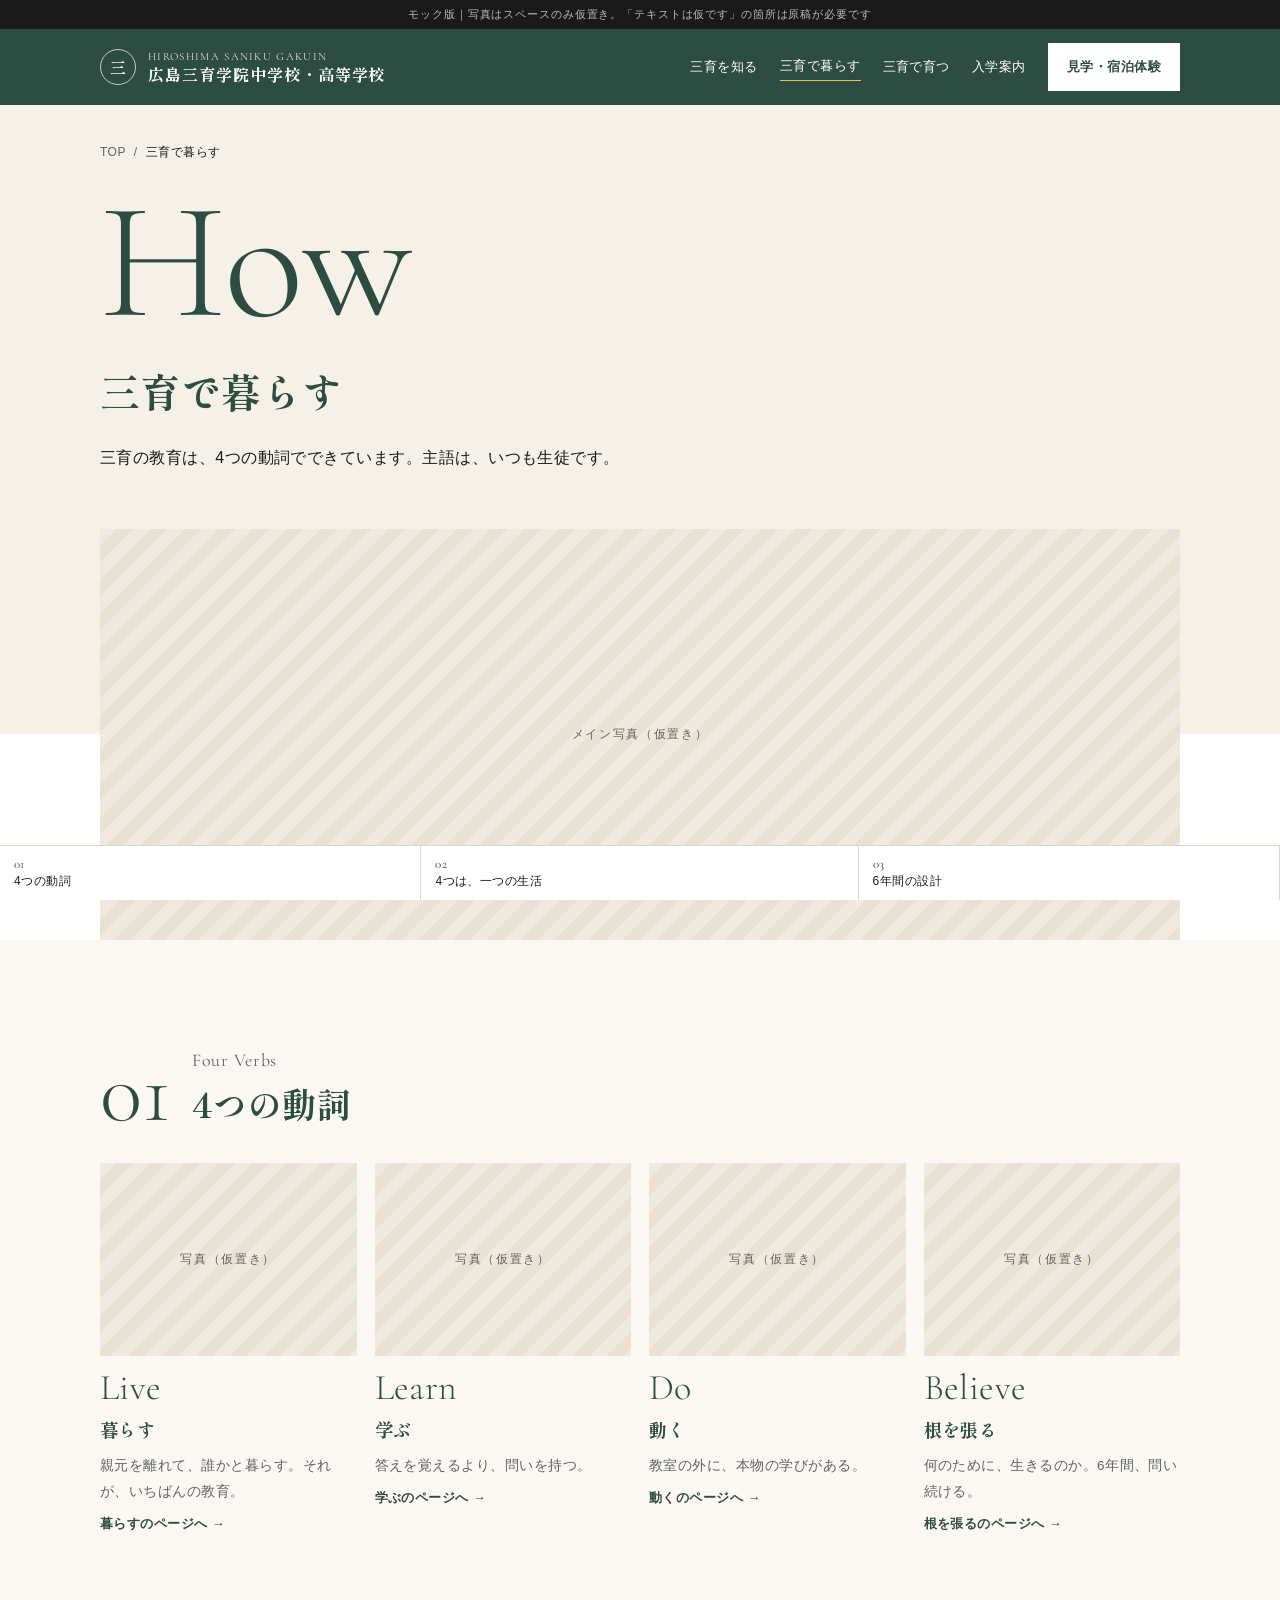
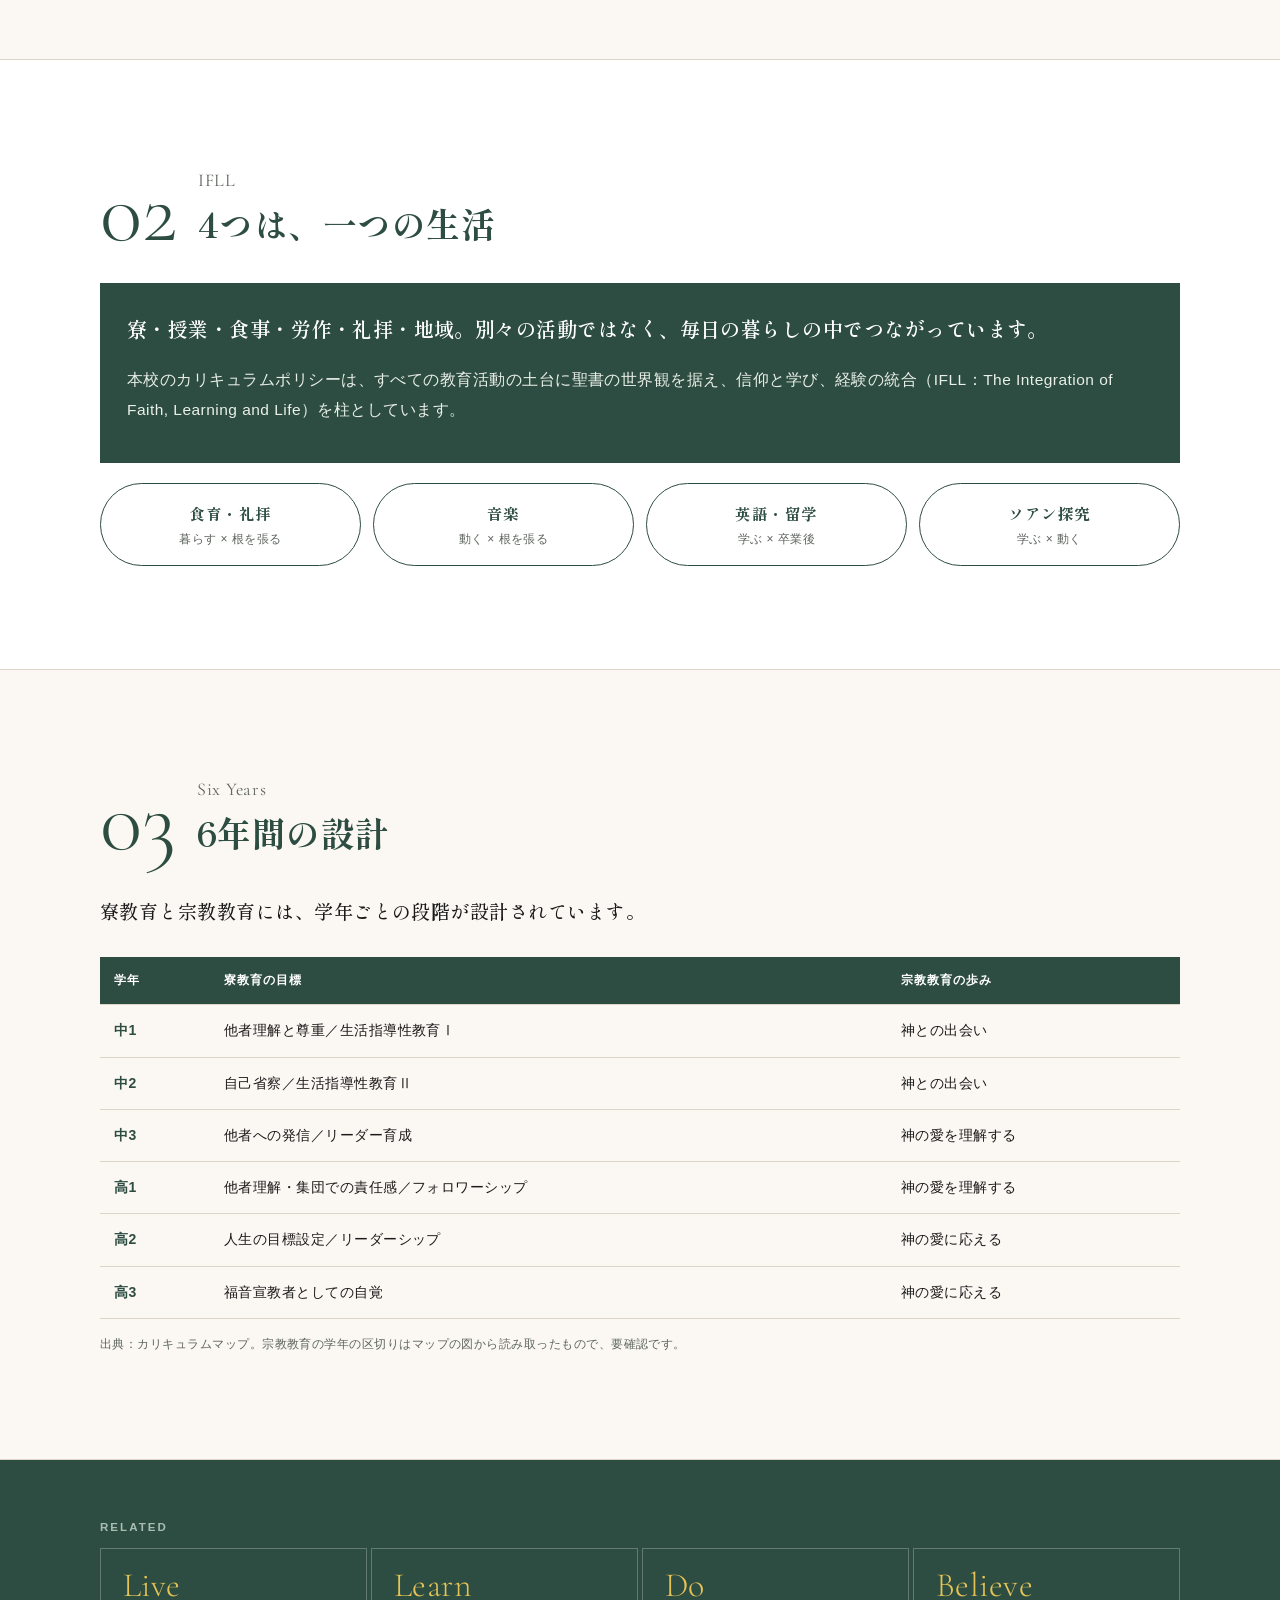
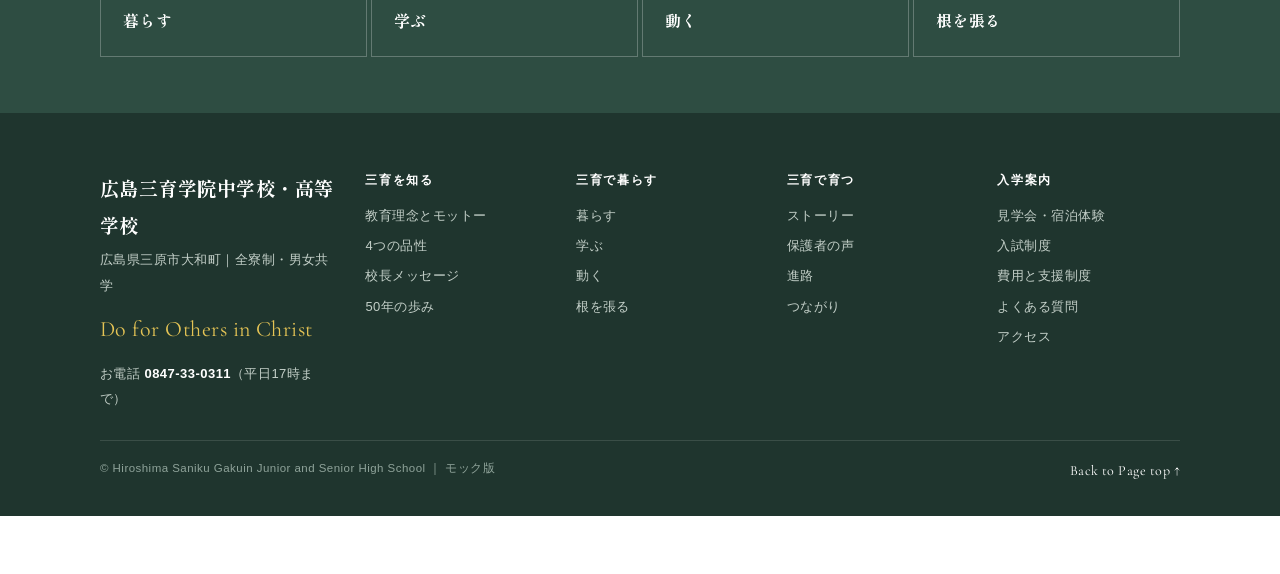
<file: how.html>
<!doctype html>
<html lang="ja"><head><meta charset="utf-8"><meta name="viewport" content="width=device-width, initial-scale=1, viewport-fit=cover">
<title>三育で暮らす｜広島三育学院</title>
<meta name="claude:viewport-fit-sides" content="cover">
<link rel="stylesheet" href="https://fonts.googleapis.com/css2?family=Shippori+Mincho:wght@500;700;800&family=Zen+Kaku+Gothic+New:wght@400;500;700&family=Cormorant+Garamond:wght@300;400;500&display=swap">
<link rel="stylesheet" href="site.css"></head>
<body>
<div class="mock">モック版｜写真はスペースのみ仮置き。「テキストは仮です」の箇所は原稿が必要です</div>
<header class="hd"><div class="in">
<a class="logo" href="index.html"><i aria-hidden="true">三</i><span><small>HIROSHIMA SANIKU GAKUIN</small><b>広島三育学院中学校・高等学校</b></span></a>
<nav class="gnav" aria-label="メインメニュー"><a href="why.html">三育を知る</a><a href="how.html" aria-current="page">三育で暮らす</a><a href="change.html">三育で育つ</a><a href="next.html">入学案内</a><a class="btn solid" href="next.html#s1">見学・宿泊体験</a></nav>
</div></header>
<main>
<section class="phero"><div class="in">
<nav class="crumb" aria-label="パンくず"><a href="index.html">TOP</a><span>/</span><b>三育で暮らす</b></nav>
<span class="pen" aria-hidden="true">How</span>
<h1>三育で暮らす</h1>
<p class="lead">三育の教育は、4つの動詞でできています。主語は、いつも生徒です。</p>
</div></section>
<div class="pimg"><div class="in"><div class="ph wide">メイン写真（仮置き）</div></div></div>
<section class="sec" id="s1"><div class="in">
<div class="sh"><span class="no">01</span><div><span class="se">Four Verbs</span><h2>4つの動詞</h2></div></div>
<div class="vt"><a class="v" href="live.html"><div class="ph ">写真（仮置き）</div><span class="en">Live</span><b>暮らす</b><p>親元を離れて、誰かと暮らす。それが、いちばんの教育。</p><span class="go">暮らすのページへ →</span></a><a class="v" href="learn.html"><div class="ph ">写真（仮置き）</div><span class="en">Learn</span><b>学ぶ</b><p>答えを覚えるより、問いを持つ。</p><span class="go">学ぶのページへ →</span></a><a class="v" href="do.html"><div class="ph ">写真（仮置き）</div><span class="en">Do</span><b>動く</b><p>教室の外に、本物の学びがある。</p><span class="go">動くのページへ →</span></a><a class="v" href="believe.html"><div class="ph ">写真（仮置き）</div><span class="en">Believe</span><b>根を張る</b><p>何のために、生きるのか。6年間、問い続ける。</p><span class="go">根を張るのページへ →</span></a></div>
</div></section><section class="sec" id="s2"><div class="in">
<div class="sh"><span class="no">02</span><div><span class="se">IFLL</span><h2>4つは、一つの生活</h2></div></div>
<div class="card g"><p class="lg">寮・授業・食事・労作・礼拝・地域。別々の活動ではなく、毎日の暮らしの中でつながっています。</p><p>本校のカリキュラムポリシーは、すべての教育活動の土台に聖書の世界観を据え、信仰と学び、経験の統合（IFLL：The Integration of Faith, Learning and Life）を柱としています。</p></div><div class="venn"><span>食育・礼拝<small>暮らす × 根を張る</small></span><span>音楽<small>動く × 根を張る</small></span><span>英語・留学<small>学ぶ × 卒業後</small></span><span>ソアン探究<small>学ぶ × 動く</small></span></div>
</div></section><section class="sec" id="s3"><div class="in">
<div class="sh"><span class="no">03</span><div><span class="se">Six Years</span><h2>6年間の設計</h2></div></div>
<p class="lead2">寮教育と宗教教育には、学年ごとの段階が設計されています。</p><div class="tbl"><table><thead><tr><th>学年</th><th>寮教育の目標</th><th>宗教教育の歩み</th></tr></thead><tbody><tr><td>中1</td><td>他者理解と尊重／生活指導性教育Ⅰ</td><td>神との出会い</td></tr><tr><td>中2</td><td>自己省察／生活指導性教育Ⅱ</td><td>神との出会い</td></tr><tr><td>中3</td><td>他者への発信／リーダー育成</td><td>神の愛を理解する</td></tr><tr><td>高1</td><td>他者理解・集団での責任感／フォロワーシップ</td><td>神の愛を理解する</td></tr><tr><td>高2</td><td>人生の目標設定／リーダーシップ</td><td>神の愛に応える</td></tr><tr><td>高3</td><td>福音宣教者としての自覚</td><td>神の愛に応える</td></tr></tbody></table></div><p class="small">出典：カリキュラムマップ。宗教教育の学年の区切りはマップの図から読み取ったもので、要確認です。</p>
</div></section>
<section class="rel"><div class="in"><span class="tag">RELATED</span><div class="rl"><a href="live.html"><span class="en">Live</span><b>暮らす</b></a><a href="learn.html"><span class="en">Learn</span><b>学ぶ</b></a><a href="do.html"><span class="en">Do</span><b>動く</b></a><a href="believe.html"><span class="en">Believe</span><b>根を張る</b></a></div></div></section>
</main>
<nav class="tabs" aria-label="このページの目次"><a href="#s1"><i>01</i>4つの動詞</a><a href="#s2"><i>02</i>4つは、一つの生活</a><a href="#s3"><i>03</i>6年間の設計</a></nav>
<footer><div class="in">
<div><span class="name">広島三育学院中学校・高等学校</span><span>広島県三原市大和町｜全寮制・男女共学</span><p class="mt">Do for Others in Christ</p><span>お電話 <span class="tel">0847-33-0311</span>（平日17時まで）</span></div>
<div><h4>三育を知る</h4><ul><li><a href="why.html#s1">教育理念とモットー</a></li><li><a href="why.html#s2">4つの品性</a></li><li><a href="why.html#s3">校長メッセージ</a></li><li><a href="why.html#s4">50年の歩み</a></li></ul></div>
<div><h4>三育で暮らす</h4><ul><li><a href="live.html">暮らす</a></li><li><a href="learn.html">学ぶ</a></li><li><a href="do.html">動く</a></li><li><a href="believe.html">根を張る</a></li></ul></div>
<div><h4>三育で育つ</h4><ul><li><a href="change.html#s1">ストーリー</a></li><li><a href="change.html#s2">保護者の声</a></li><li><a href="change.html#s4">進路</a></li><li><a href="change.html#s5">つながり</a></li></ul></div>
<div><h4>入学案内</h4><ul><li><a href="next.html#s1">見学会・宿泊体験</a></li><li><a href="next.html#s2">入試制度</a></li><li><a href="next.html#s3">費用と支援制度</a></li><li><a href="next.html#s4">よくある質問</a></li><li><a href="next.html#s7">アクセス</a></li></ul></div>
<div class="copy"><span>© Hiroshima Saniku Gakuin Junior and Senior High School ｜ モック版</span><a href="#">Back to Page top ↑</a></div>
</div></footer>
</body></html>
</file>
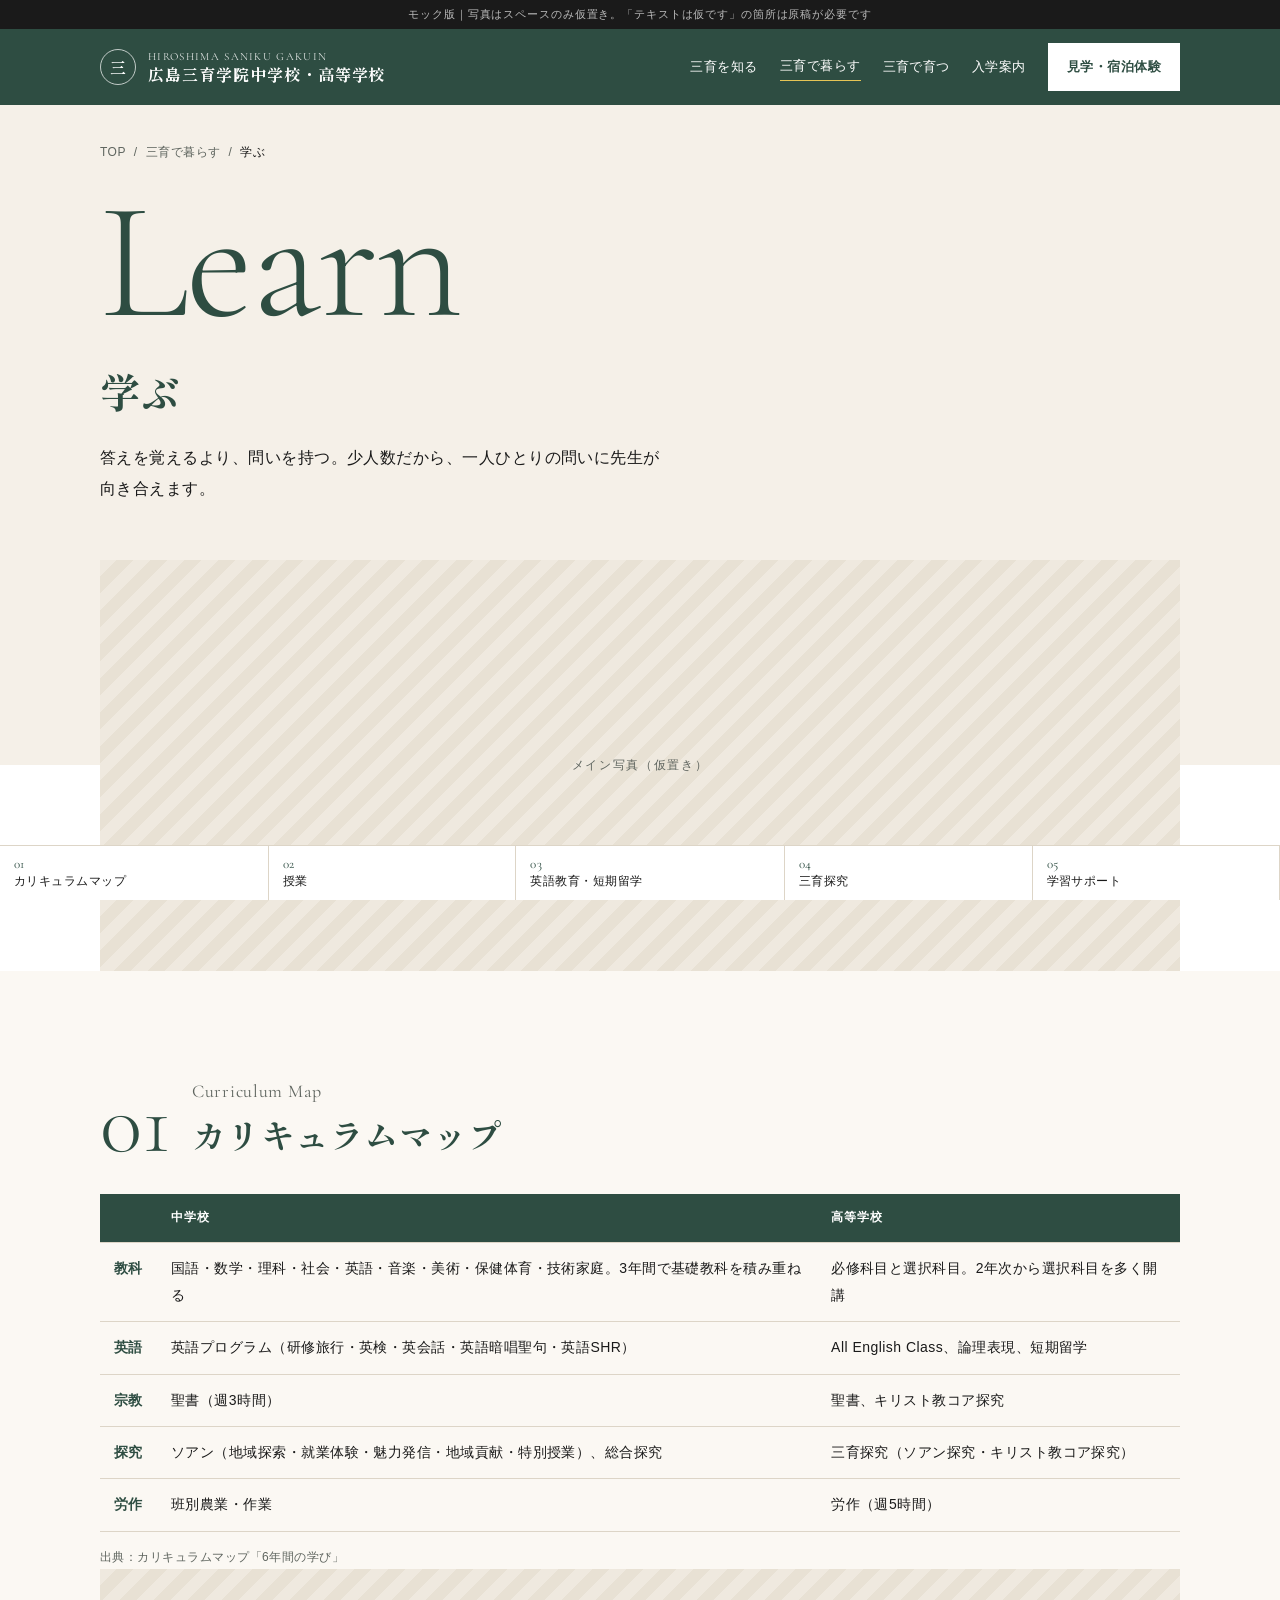
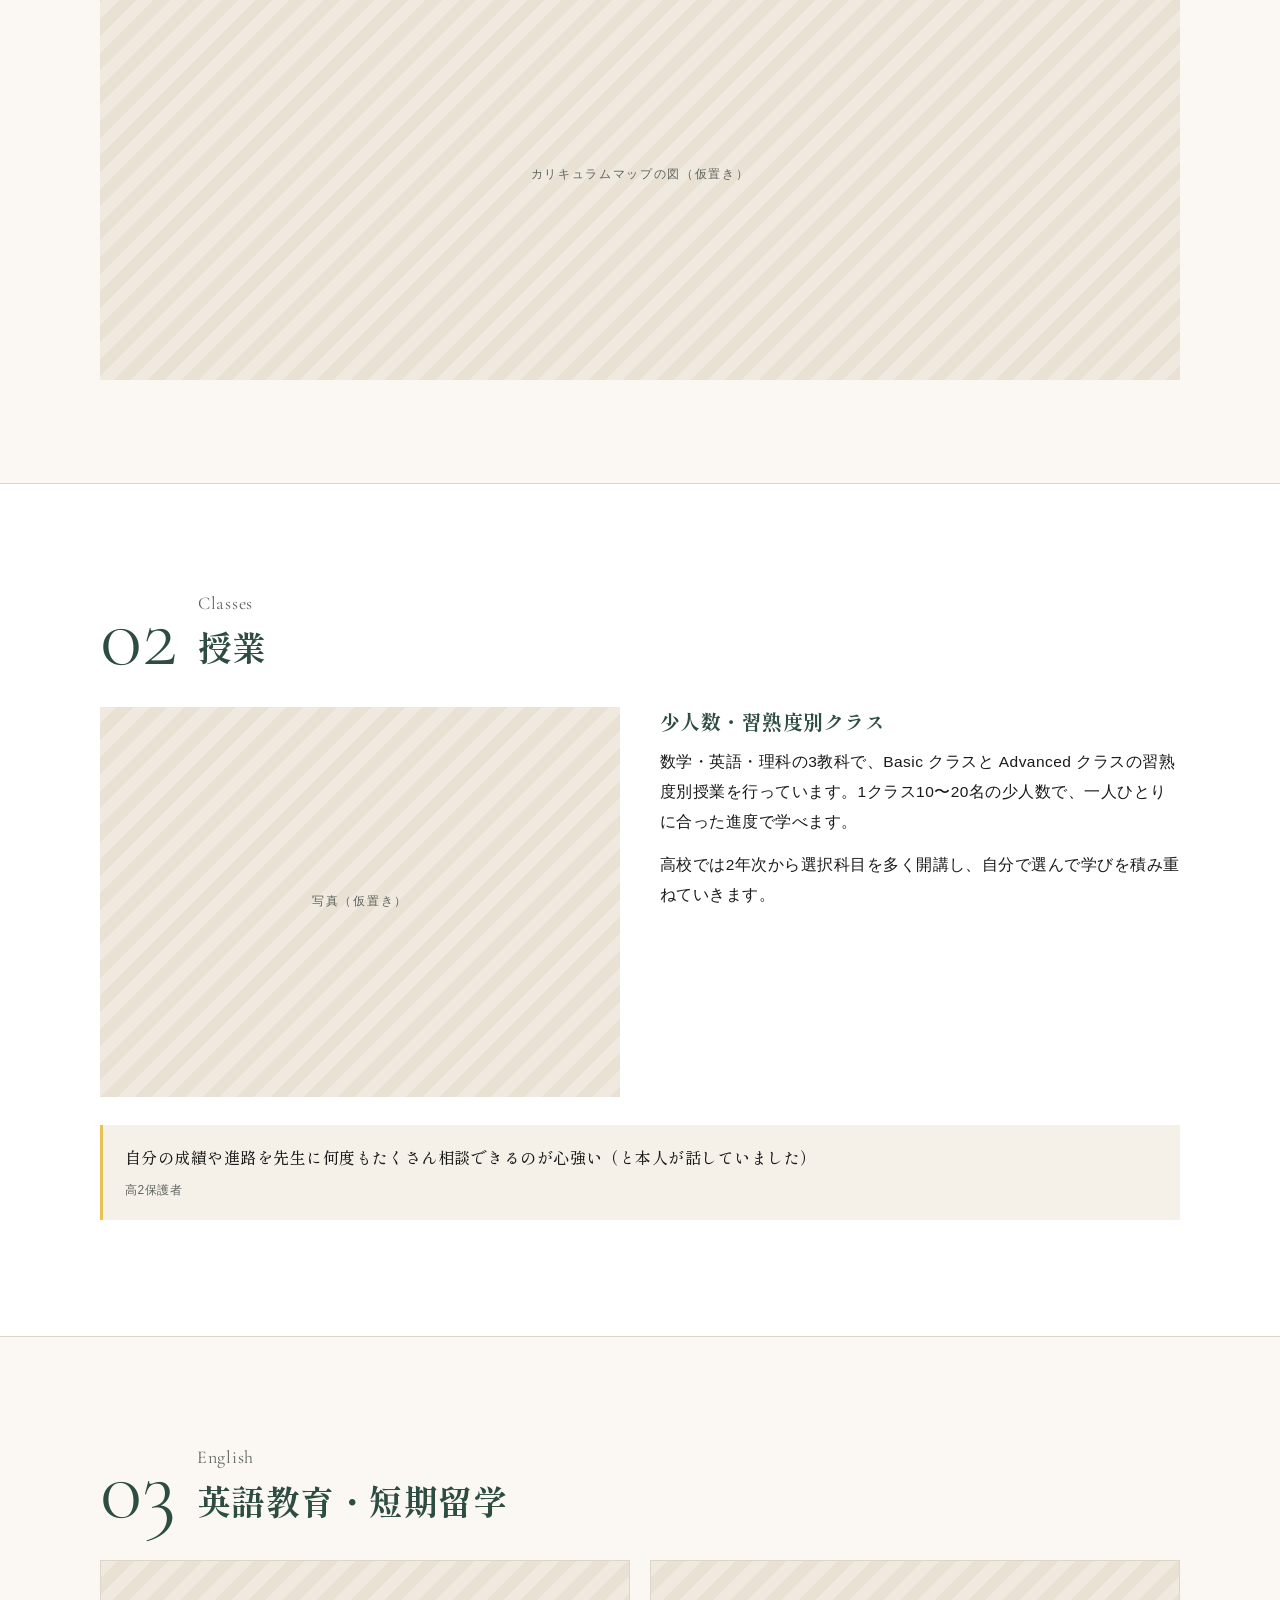
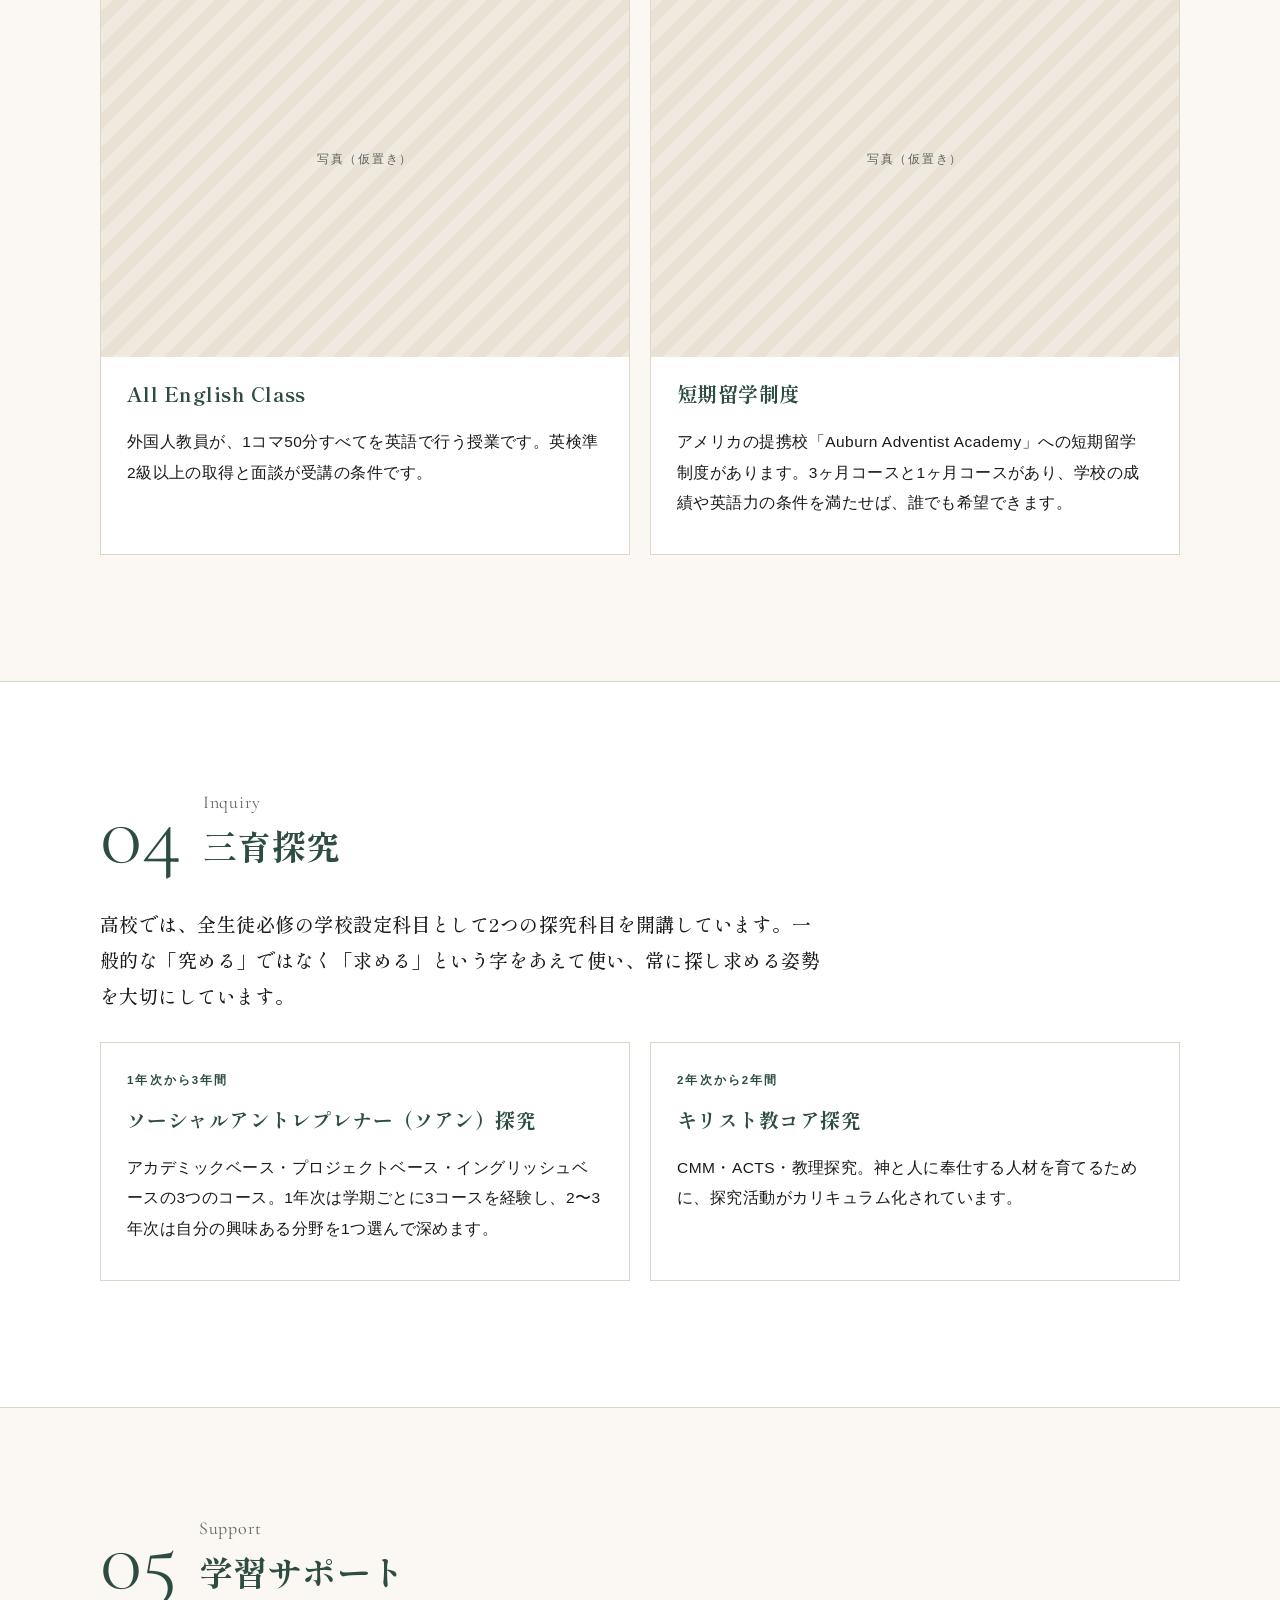
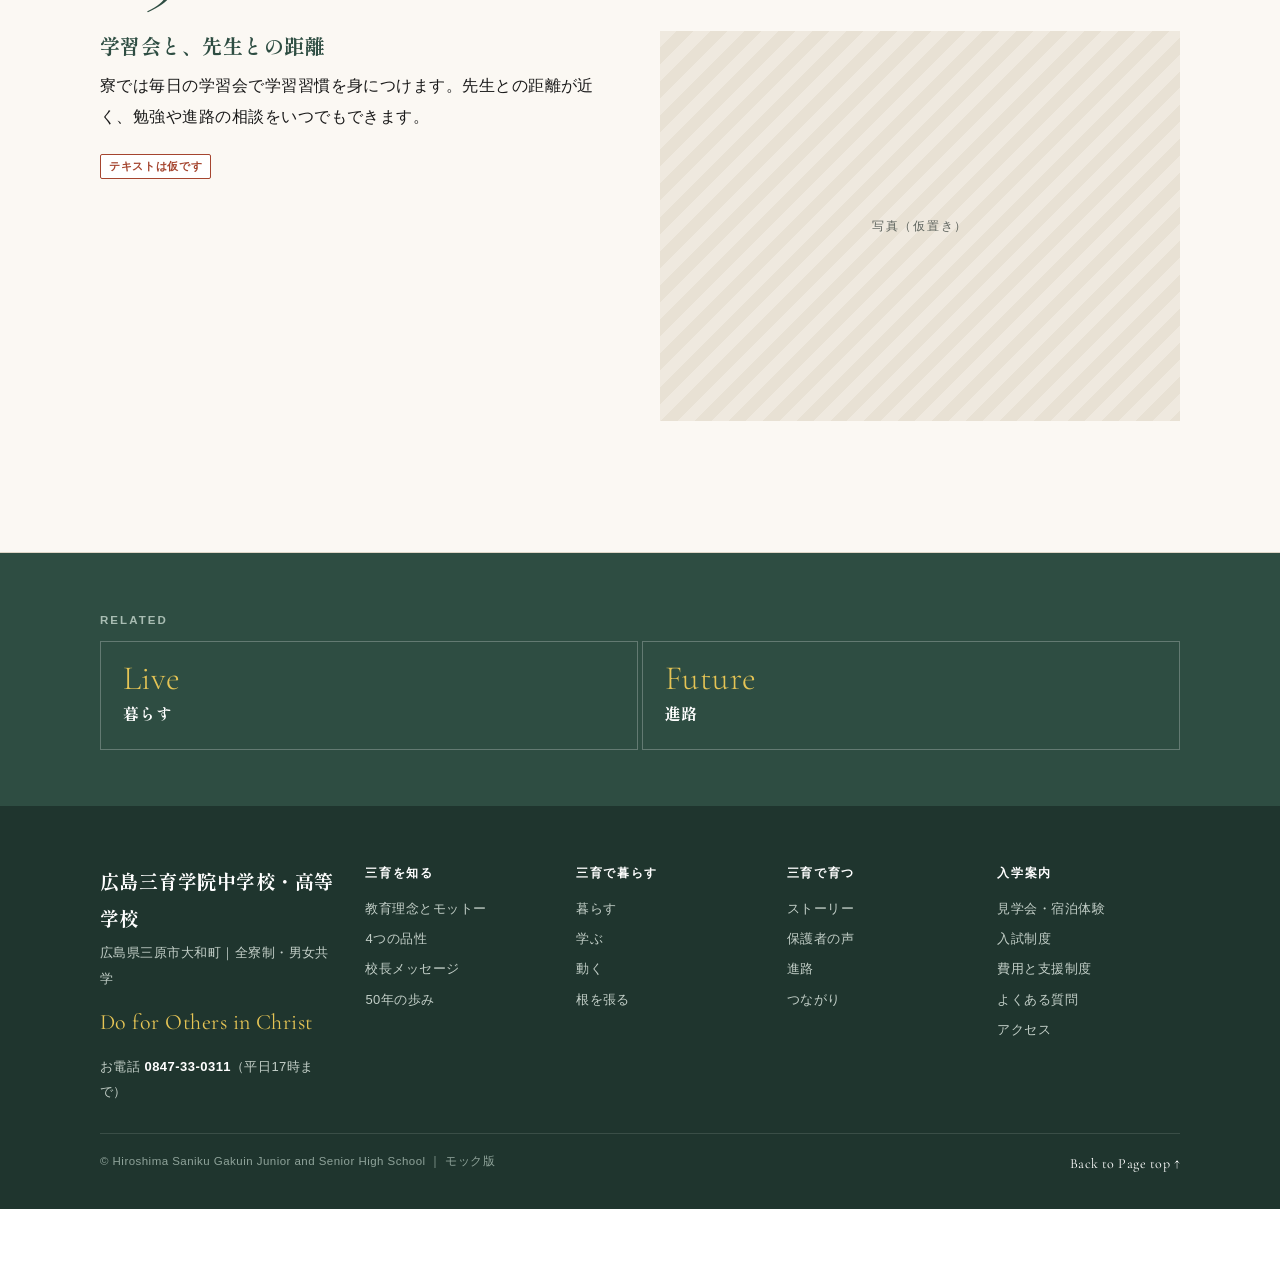
<file: learn.html>
<!doctype html>
<html lang="ja"><head><meta charset="utf-8"><meta name="viewport" content="width=device-width, initial-scale=1, viewport-fit=cover">
<title>学ぶ｜広島三育学院</title>
<meta name="claude:viewport-fit-sides" content="cover">
<link rel="stylesheet" href="https://fonts.googleapis.com/css2?family=Shippori+Mincho:wght@500;700;800&family=Zen+Kaku+Gothic+New:wght@400;500;700&family=Cormorant+Garamond:wght@300;400;500&display=swap">
<link rel="stylesheet" href="site.css"></head>
<body>
<div class="mock">モック版｜写真はスペースのみ仮置き。「テキストは仮です」の箇所は原稿が必要です</div>
<header class="hd"><div class="in">
<a class="logo" href="index.html"><i aria-hidden="true">三</i><span><small>HIROSHIMA SANIKU GAKUIN</small><b>広島三育学院中学校・高等学校</b></span></a>
<nav class="gnav" aria-label="メインメニュー"><a href="why.html">三育を知る</a><a href="how.html" aria-current="page">三育で暮らす</a><a href="change.html">三育で育つ</a><a href="next.html">入学案内</a><a class="btn solid" href="next.html#s1">見学・宿泊体験</a></nav>
</div></header>
<main>
<section class="phero"><div class="in">
<nav class="crumb" aria-label="パンくず"><a href="index.html">TOP</a><span>/</span><a href="how.html">三育で暮らす</a><span>/</span><b>学ぶ</b></nav>
<span class="pen" aria-hidden="true">Learn</span>
<h1>学ぶ</h1>
<p class="lead">答えを覚えるより、問いを持つ。少人数だから、一人ひとりの問いに先生が向き合えます。</p>
</div></section>
<div class="pimg"><div class="in"><div class="ph wide">メイン写真（仮置き）</div></div></div>
<section class="sec" id="s1"><div class="in">
<div class="sh"><span class="no">01</span><div><span class="se">Curriculum Map</span><h2>カリキュラムマップ</h2></div></div>
<div class="tbl"><table><thead><tr><th></th><th>中学校</th><th>高等学校</th></tr></thead><tbody><tr><td>教科</td><td>国語・数学・理科・社会・英語・音楽・美術・保健体育・技術家庭。3年間で基礎教科を積み重ねる</td><td>必修科目と選択科目。2年次から選択科目を多く開講</td></tr><tr><td>英語</td><td>英語プログラム（研修旅行・英検・英会話・英語暗唱聖句・英語SHR）</td><td>All English Class、論理表現、短期留学</td></tr><tr><td>宗教</td><td>聖書（週3時間）</td><td>聖書、キリスト教コア探究</td></tr><tr><td>探究</td><td>ソアン（地域探索・就業体験・魅力発信・地域貢献・特別授業）、総合探究</td><td>三育探究（ソアン探究・キリスト教コア探究）</td></tr><tr><td>労作</td><td>班別農業・作業</td><td>労作（週5時間）</td></tr></tbody></table></div><p class="small">出典：カリキュラムマップ「6年間の学び」</p><div class="ph wide">カリキュラムマップの図（仮置き）</div>
</div></section><section class="sec" id="s2"><div class="in">
<div class="sh"><span class="no">02</span><div><span class="se">Classes</span><h2>授業</h2></div></div>
<div class="split"><div class="ph ">写真（仮置き）</div><div class="sx"><h3>少人数・習熟度別クラス</h3><p>数学・英語・理科の3教科で、Basic クラスと Advanced クラスの習熟度別授業を行っています。1クラス10〜20名の少人数で、一人ひとりに合った進度で学べます。</p><p>高校では2年次から選択科目を多く開講し、自分で選んで学びを積み重ねていきます。</p></div></div><figure class="q"><blockquote>自分の成績や進路を先生に何度もたくさん相談できるのが心強い（と本人が話していました）</blockquote><figcaption>高2保護者</figcaption></figure>
</div></section><section class="sec" id="s3"><div class="in">
<div class="sh"><span class="no">03</span><div><span class="se">English</span><h2>英語教育・短期留学</h2></div></div>
<div class="grid2"><div class="card"><div class="ph ">写真（仮置き）</div><h3>All English Class</h3><p>外国人教員が、1コマ50分すべてを英語で行う授業です。英検準2級以上の取得と面談が受講の条件です。</p></div><div class="card"><div class="ph ">写真（仮置き）</div><h3>短期留学制度</h3><p>アメリカの提携校「Auburn Adventist Academy」への短期留学制度があります。3ヶ月コースと1ヶ月コースがあり、学校の成績や英語力の条件を満たせば、誰でも希望できます。</p></div></div>
</div></section><section class="sec" id="s4"><div class="in">
<div class="sh"><span class="no">04</span><div><span class="se">Inquiry</span><h2>三育探究</h2></div></div>
<p class="lead2">高校では、全生徒必修の学校設定科目として2つの探究科目を開講しています。一般的な「究める」ではなく「求める」という字をあえて使い、常に探し求める姿勢を大切にしています。</p><div class="grid2"><div class="card"><span class="tag">1年次から3年間</span><h3>ソーシャルアントレプレナー（ソアン）探究</h3><p>アカデミックベース・プロジェクトベース・イングリッシュベースの3つのコース。1年次は学期ごとに3コースを経験し、2〜3年次は自分の興味ある分野を1つ選んで深めます。</p></div><div class="card"><span class="tag">2年次から2年間</span><h3>キリスト教コア探究</h3><p>CMM・ACTS・教理探究。神と人に奉仕する人材を育てるために、探究活動がカリキュラム化されています。</p></div></div>
</div></section><section class="sec" id="s5"><div class="in">
<div class="sh"><span class="no">05</span><div><span class="se">Support</span><h2>学習サポート</h2></div></div>
<div class="split rev"><div class="ph ">写真（仮置き）</div><div class="sx"><h3>学習会と、先生との距離</h3><p>寮では毎日の学習会で学習習慣を身につけます。先生との距離が近く、勉強や進路の相談をいつでもできます。</p><span class="kari">テキストは仮です</span></div></div>
</div></section>
<section class="rel"><div class="in"><span class="tag">RELATED</span><div class="rl"><a href="live.html"><span class="en">Live</span><b>暮らす</b></a><a href="change.html#s4"><span class="en">Future</span><b>進路</b></a></div></div></section>
</main>
<nav class="tabs" aria-label="このページの目次"><a href="#s1"><i>01</i>カリキュラムマップ</a><a href="#s2"><i>02</i>授業</a><a href="#s3"><i>03</i>英語教育・短期留学</a><a href="#s4"><i>04</i>三育探究</a><a href="#s5"><i>05</i>学習サポート</a></nav>
<footer><div class="in">
<div><span class="name">広島三育学院中学校・高等学校</span><span>広島県三原市大和町｜全寮制・男女共学</span><p class="mt">Do for Others in Christ</p><span>お電話 <span class="tel">0847-33-0311</span>（平日17時まで）</span></div>
<div><h4>三育を知る</h4><ul><li><a href="why.html#s1">教育理念とモットー</a></li><li><a href="why.html#s2">4つの品性</a></li><li><a href="why.html#s3">校長メッセージ</a></li><li><a href="why.html#s4">50年の歩み</a></li></ul></div>
<div><h4>三育で暮らす</h4><ul><li><a href="live.html">暮らす</a></li><li><a href="learn.html">学ぶ</a></li><li><a href="do.html">動く</a></li><li><a href="believe.html">根を張る</a></li></ul></div>
<div><h4>三育で育つ</h4><ul><li><a href="change.html#s1">ストーリー</a></li><li><a href="change.html#s2">保護者の声</a></li><li><a href="change.html#s4">進路</a></li><li><a href="change.html#s5">つながり</a></li></ul></div>
<div><h4>入学案内</h4><ul><li><a href="next.html#s1">見学会・宿泊体験</a></li><li><a href="next.html#s2">入試制度</a></li><li><a href="next.html#s3">費用と支援制度</a></li><li><a href="next.html#s4">よくある質問</a></li><li><a href="next.html#s7">アクセス</a></li></ul></div>
<div class="copy"><span>© Hiroshima Saniku Gakuin Junior and Senior High School ｜ モック版</span><a href="#">Back to Page top ↑</a></div>
</div></footer>
</body></html>
</file>
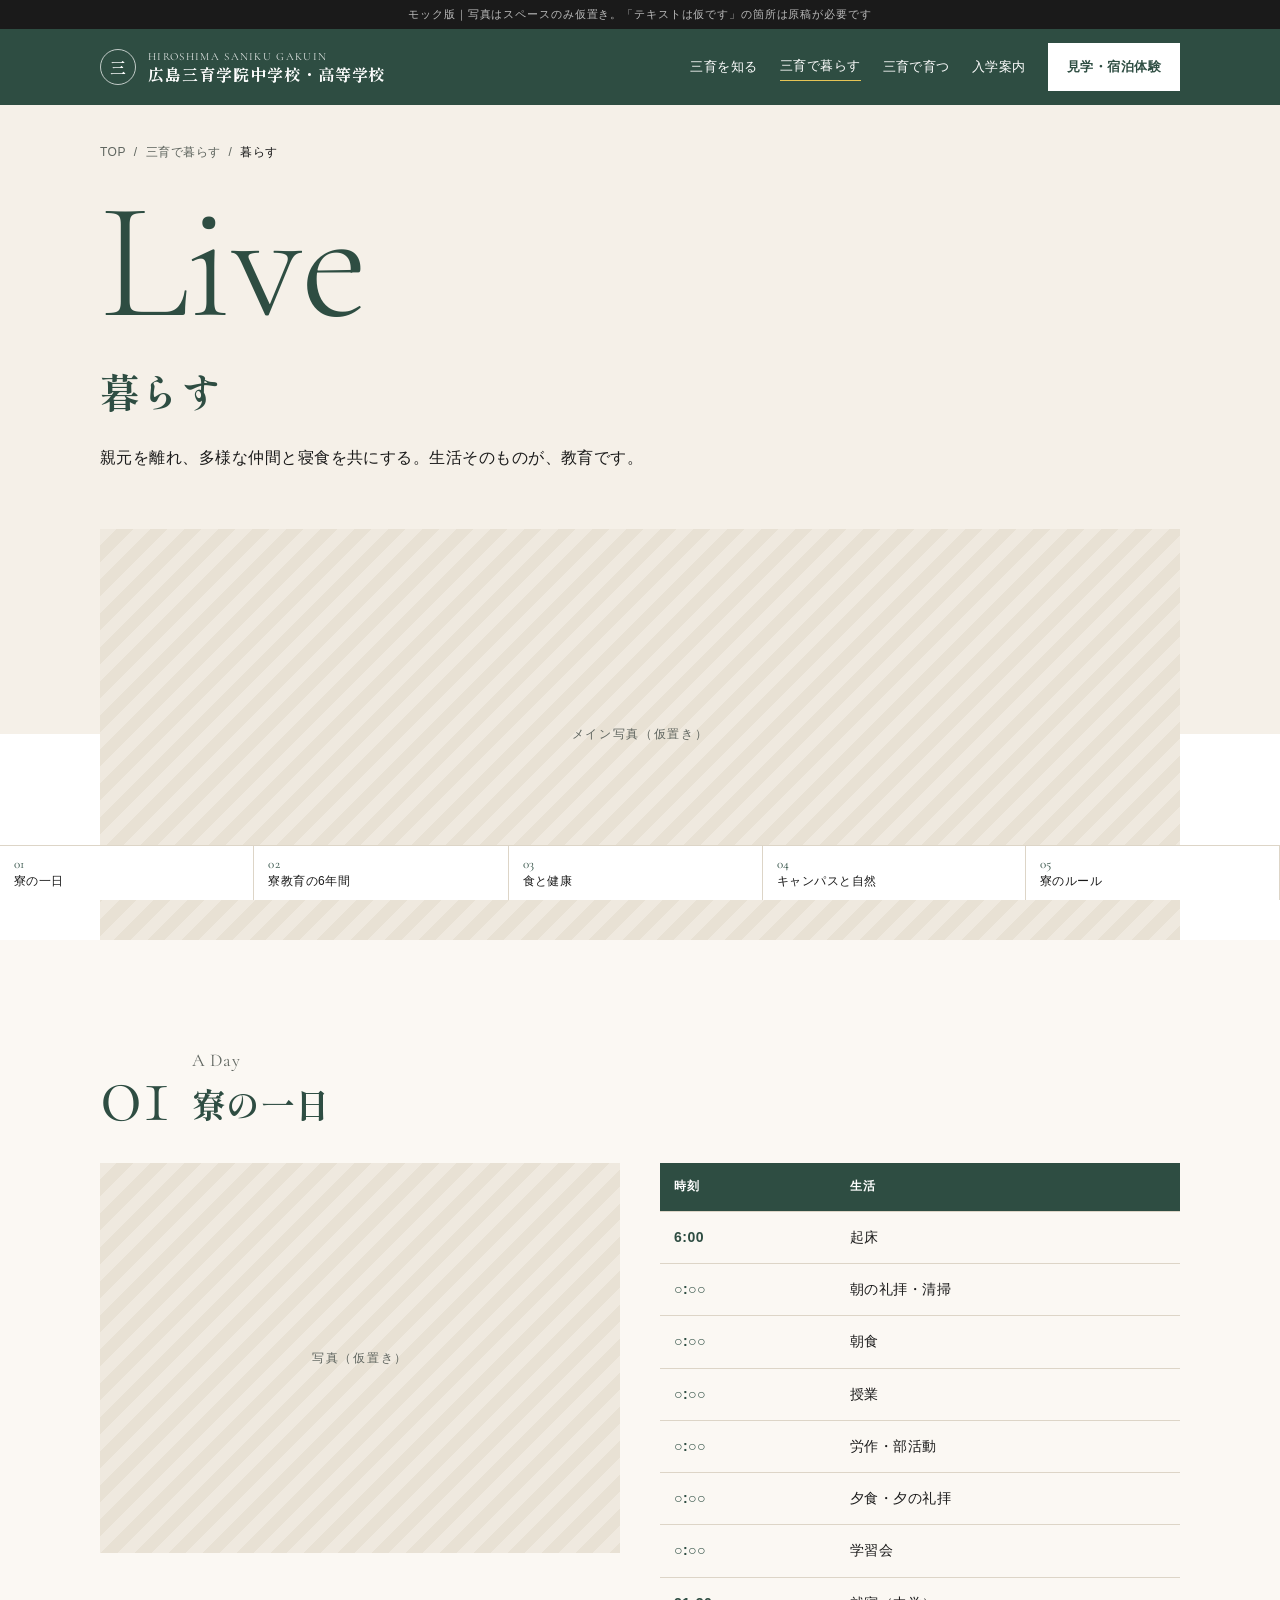
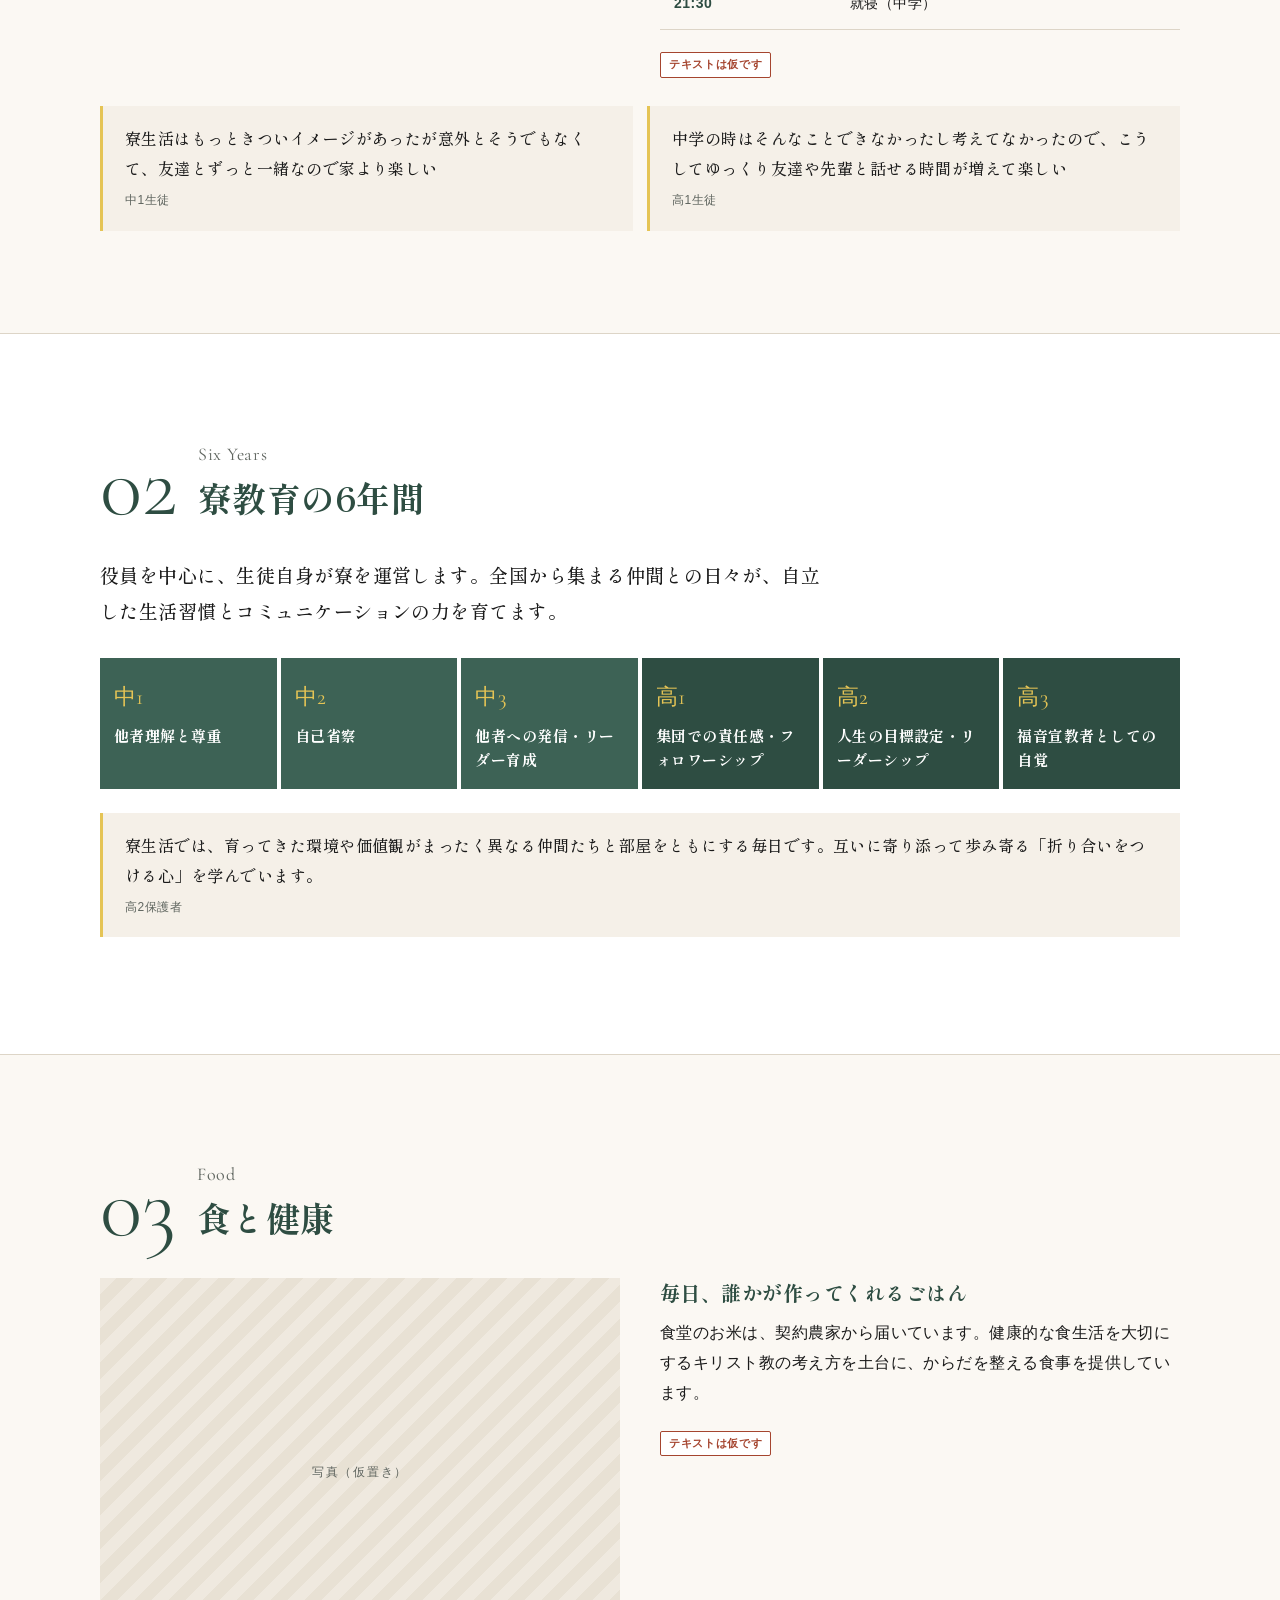
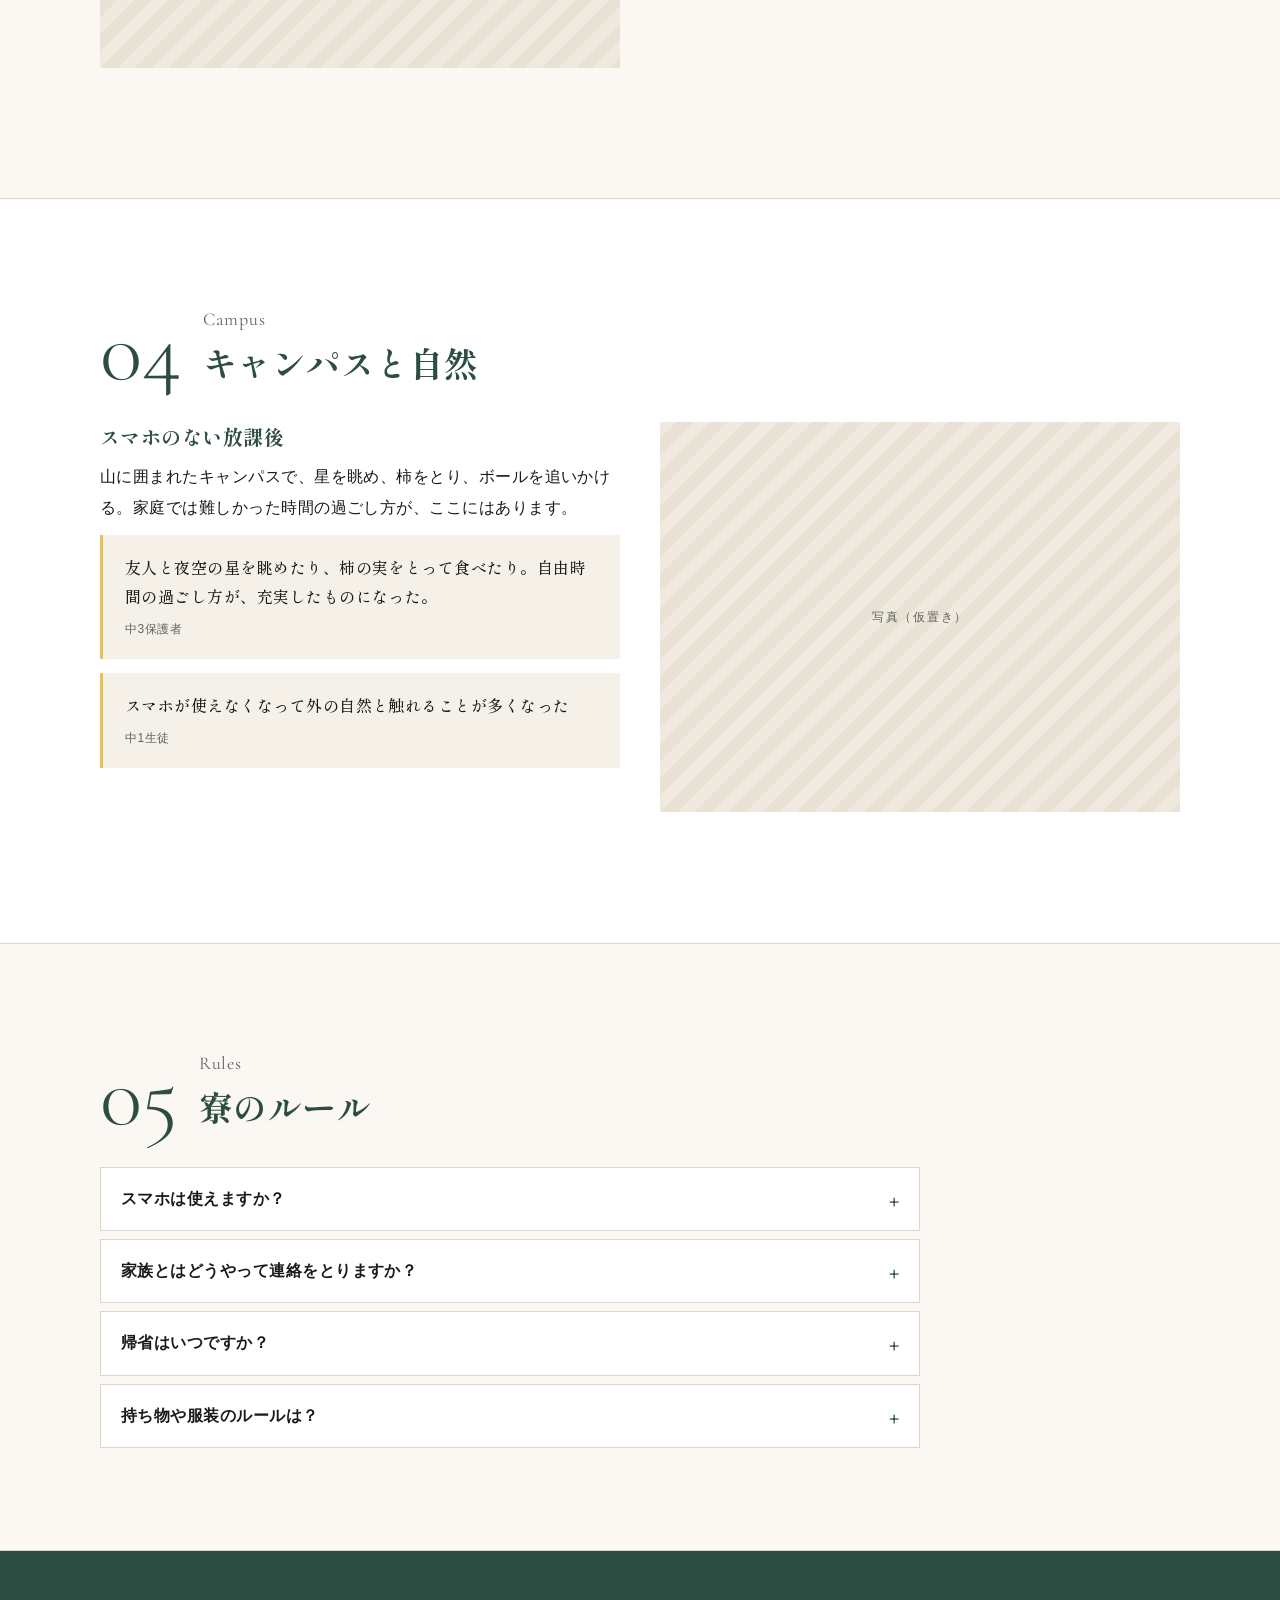
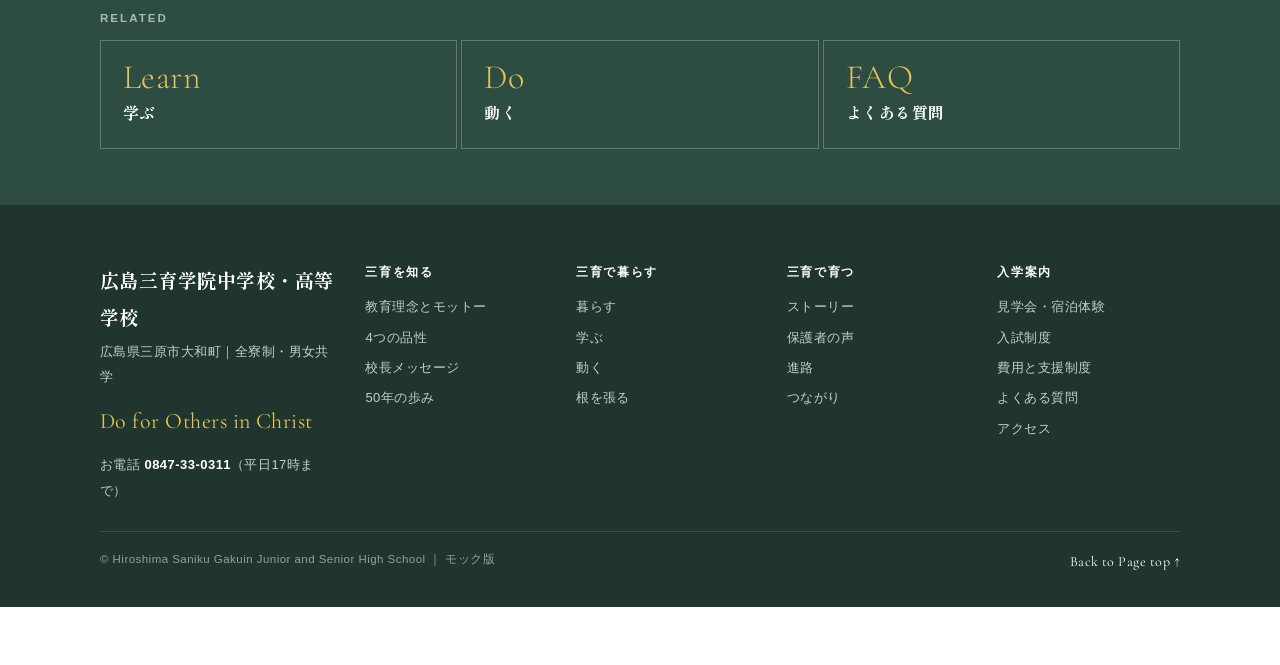
<file: live.html>
<!doctype html>
<html lang="ja"><head><meta charset="utf-8"><meta name="viewport" content="width=device-width, initial-scale=1, viewport-fit=cover">
<title>暮らす｜広島三育学院</title>
<meta name="claude:viewport-fit-sides" content="cover">
<link rel="stylesheet" href="https://fonts.googleapis.com/css2?family=Shippori+Mincho:wght@500;700;800&family=Zen+Kaku+Gothic+New:wght@400;500;700&family=Cormorant+Garamond:wght@300;400;500&display=swap">
<link rel="stylesheet" href="site.css"></head>
<body>
<div class="mock">モック版｜写真はスペースのみ仮置き。「テキストは仮です」の箇所は原稿が必要です</div>
<header class="hd"><div class="in">
<a class="logo" href="index.html"><i aria-hidden="true">三</i><span><small>HIROSHIMA SANIKU GAKUIN</small><b>広島三育学院中学校・高等学校</b></span></a>
<nav class="gnav" aria-label="メインメニュー"><a href="why.html">三育を知る</a><a href="how.html" aria-current="page">三育で暮らす</a><a href="change.html">三育で育つ</a><a href="next.html">入学案内</a><a class="btn solid" href="next.html#s1">見学・宿泊体験</a></nav>
</div></header>
<main>
<section class="phero"><div class="in">
<nav class="crumb" aria-label="パンくず"><a href="index.html">TOP</a><span>/</span><a href="how.html">三育で暮らす</a><span>/</span><b>暮らす</b></nav>
<span class="pen" aria-hidden="true">Live</span>
<h1>暮らす</h1>
<p class="lead">親元を離れ、多様な仲間と寝食を共にする。生活そのものが、教育です。</p>
</div></section>
<div class="pimg"><div class="in"><div class="ph wide">メイン写真（仮置き）</div></div></div>
<section class="sec" id="s1"><div class="in">
<div class="sh"><span class="no">01</span><div><span class="se">A Day</span><h2>寮の一日</h2></div></div>
<div class="split"><div class="ph ">写真（仮置き）</div><div class="sx"><div class="tbl"><table><thead><tr><th>時刻</th><th>生活</th></tr></thead><tbody><tr><td>6:00</td><td>起床</td></tr><tr><td>○:○○</td><td>朝の礼拝・清掃</td></tr><tr><td>○:○○</td><td>朝食</td></tr><tr><td>○:○○</td><td>授業</td></tr><tr><td>○:○○</td><td>労作・部活動</td></tr><tr><td>○:○○</td><td>夕食・夕の礼拝</td></tr><tr><td>○:○○</td><td>学習会</td></tr><tr><td>21:30</td><td>就寝（中学）</td></tr></tbody></table></div><span class="kari">テキストは仮です</span></div></div><div class="qs"><figure class="q"><blockquote>寮生活はもっときついイメージがあったが意外とそうでもなくて、友達とずっと一緒なので家より楽しい</blockquote><figcaption>中1生徒</figcaption></figure><figure class="q"><blockquote>中学の時はそんなことできなかったし考えてなかったので、こうしてゆっくり友達や先輩と話せる時間が増えて楽しい</blockquote><figcaption>高1生徒</figcaption></figure></div>
</div></section><section class="sec" id="s2"><div class="in">
<div class="sh"><span class="no">02</span><div><span class="se">Six Years</span><h2>寮教育の6年間</h2></div></div>
<p class="lead2">役員を中心に、生徒自身が寮を運営します。全国から集まる仲間との日々が、自立した生活習慣とコミュニケーションの力を育てます。</p><div class="steps6"><div><i>中1</i><b>他者理解と尊重</b></div><div><i>中2</i><b>自己省察</b></div><div><i>中3</i><b>他者への発信・リーダー育成</b></div><div><i>高1</i><b>集団での責任感・フォロワーシップ</b></div><div><i>高2</i><b>人生の目標設定・リーダーシップ</b></div><div><i>高3</i><b>福音宣教者としての自覚</b></div></div><figure class="q"><blockquote>寮生活では、育ってきた環境や価値観がまったく異なる仲間たちと部屋をともにする毎日です。互いに寄り添って歩み寄る「折り合いをつける心」を学んでいます。</blockquote><figcaption>高2保護者</figcaption></figure>
</div></section><section class="sec" id="s3"><div class="in">
<div class="sh"><span class="no">03</span><div><span class="se">Food</span><h2>食と健康</h2></div></div>
<div class="split"><div class="ph ">写真（仮置き）</div><div class="sx"><h3>毎日、誰かが作ってくれるごはん</h3><p>食堂のお米は、契約農家から届いています。健康的な食生活を大切にするキリスト教の考え方を土台に、からだを整える食事を提供しています。</p><span class="kari">テキストは仮です</span></div></div>
</div></section><section class="sec" id="s4"><div class="in">
<div class="sh"><span class="no">04</span><div><span class="se">Campus</span><h2>キャンパスと自然</h2></div></div>
<div class="split rev"><div class="ph ">写真（仮置き）</div><div class="sx"><h3>スマホのない放課後</h3><p>山に囲まれたキャンパスで、星を眺め、柿をとり、ボールを追いかける。家庭では難しかった時間の過ごし方が、ここにはあります。</p><figure class="q"><blockquote>友人と夜空の星を眺めたり、柿の実をとって食べたり。自由時間の過ごし方が、充実したものになった。</blockquote><figcaption>中3保護者</figcaption></figure><figure class="q"><blockquote>スマホが使えなくなって外の自然と触れることが多くなった</blockquote><figcaption>中1生徒</figcaption></figure></div></div>
</div></section><section class="sec" id="s5"><div class="in">
<div class="sh"><span class="no">05</span><div><span class="se">Rules</span><h2>寮のルール</h2></div></div>
<div class="faq"><details><summary>スマホは使えますか？</summary><p>決められた時間に利用できます。利用時間は学年や曜日で異なります。<span class="kari">テキストは仮です</span></p></details><details><summary>家族とはどうやって連絡をとりますか？</summary><p>寮のLINEや電話で連絡がとれます。寮監・先生とも連絡がとりやすい体制です。<span class="kari">テキストは仮です</span></p></details><details><summary>帰省はいつですか？</summary><p>長期休暇のほか、決められた帰省期間があります。<span class="kari">テキストは仮です</span></p></details><details><summary>持ち物や服装のルールは？</summary><p>入寮前に一覧でご案内します。<span class="kari">テキストは仮です</span></p></details></div>
</div></section>
<section class="rel"><div class="in"><span class="tag">RELATED</span><div class="rl"><a href="learn.html"><span class="en">Learn</span><b>学ぶ</b></a><a href="do.html"><span class="en">Do</span><b>動く</b></a><a href="next.html#s4"><span class="en">FAQ</span><b>よくある質問</b></a></div></div></section>
</main>
<nav class="tabs" aria-label="このページの目次"><a href="#s1"><i>01</i>寮の一日</a><a href="#s2"><i>02</i>寮教育の6年間</a><a href="#s3"><i>03</i>食と健康</a><a href="#s4"><i>04</i>キャンパスと自然</a><a href="#s5"><i>05</i>寮のルール</a></nav>
<footer><div class="in">
<div><span class="name">広島三育学院中学校・高等学校</span><span>広島県三原市大和町｜全寮制・男女共学</span><p class="mt">Do for Others in Christ</p><span>お電話 <span class="tel">0847-33-0311</span>（平日17時まで）</span></div>
<div><h4>三育を知る</h4><ul><li><a href="why.html#s1">教育理念とモットー</a></li><li><a href="why.html#s2">4つの品性</a></li><li><a href="why.html#s3">校長メッセージ</a></li><li><a href="why.html#s4">50年の歩み</a></li></ul></div>
<div><h4>三育で暮らす</h4><ul><li><a href="live.html">暮らす</a></li><li><a href="learn.html">学ぶ</a></li><li><a href="do.html">動く</a></li><li><a href="believe.html">根を張る</a></li></ul></div>
<div><h4>三育で育つ</h4><ul><li><a href="change.html#s1">ストーリー</a></li><li><a href="change.html#s2">保護者の声</a></li><li><a href="change.html#s4">進路</a></li><li><a href="change.html#s5">つながり</a></li></ul></div>
<div><h4>入学案内</h4><ul><li><a href="next.html#s1">見学会・宿泊体験</a></li><li><a href="next.html#s2">入試制度</a></li><li><a href="next.html#s3">費用と支援制度</a></li><li><a href="next.html#s4">よくある質問</a></li><li><a href="next.html#s7">アクセス</a></li></ul></div>
<div class="copy"><span>© Hiroshima Saniku Gakuin Junior and Senior High School ｜ モック版</span><a href="#">Back to Page top ↑</a></div>
</div></footer>
</body></html>
</file>
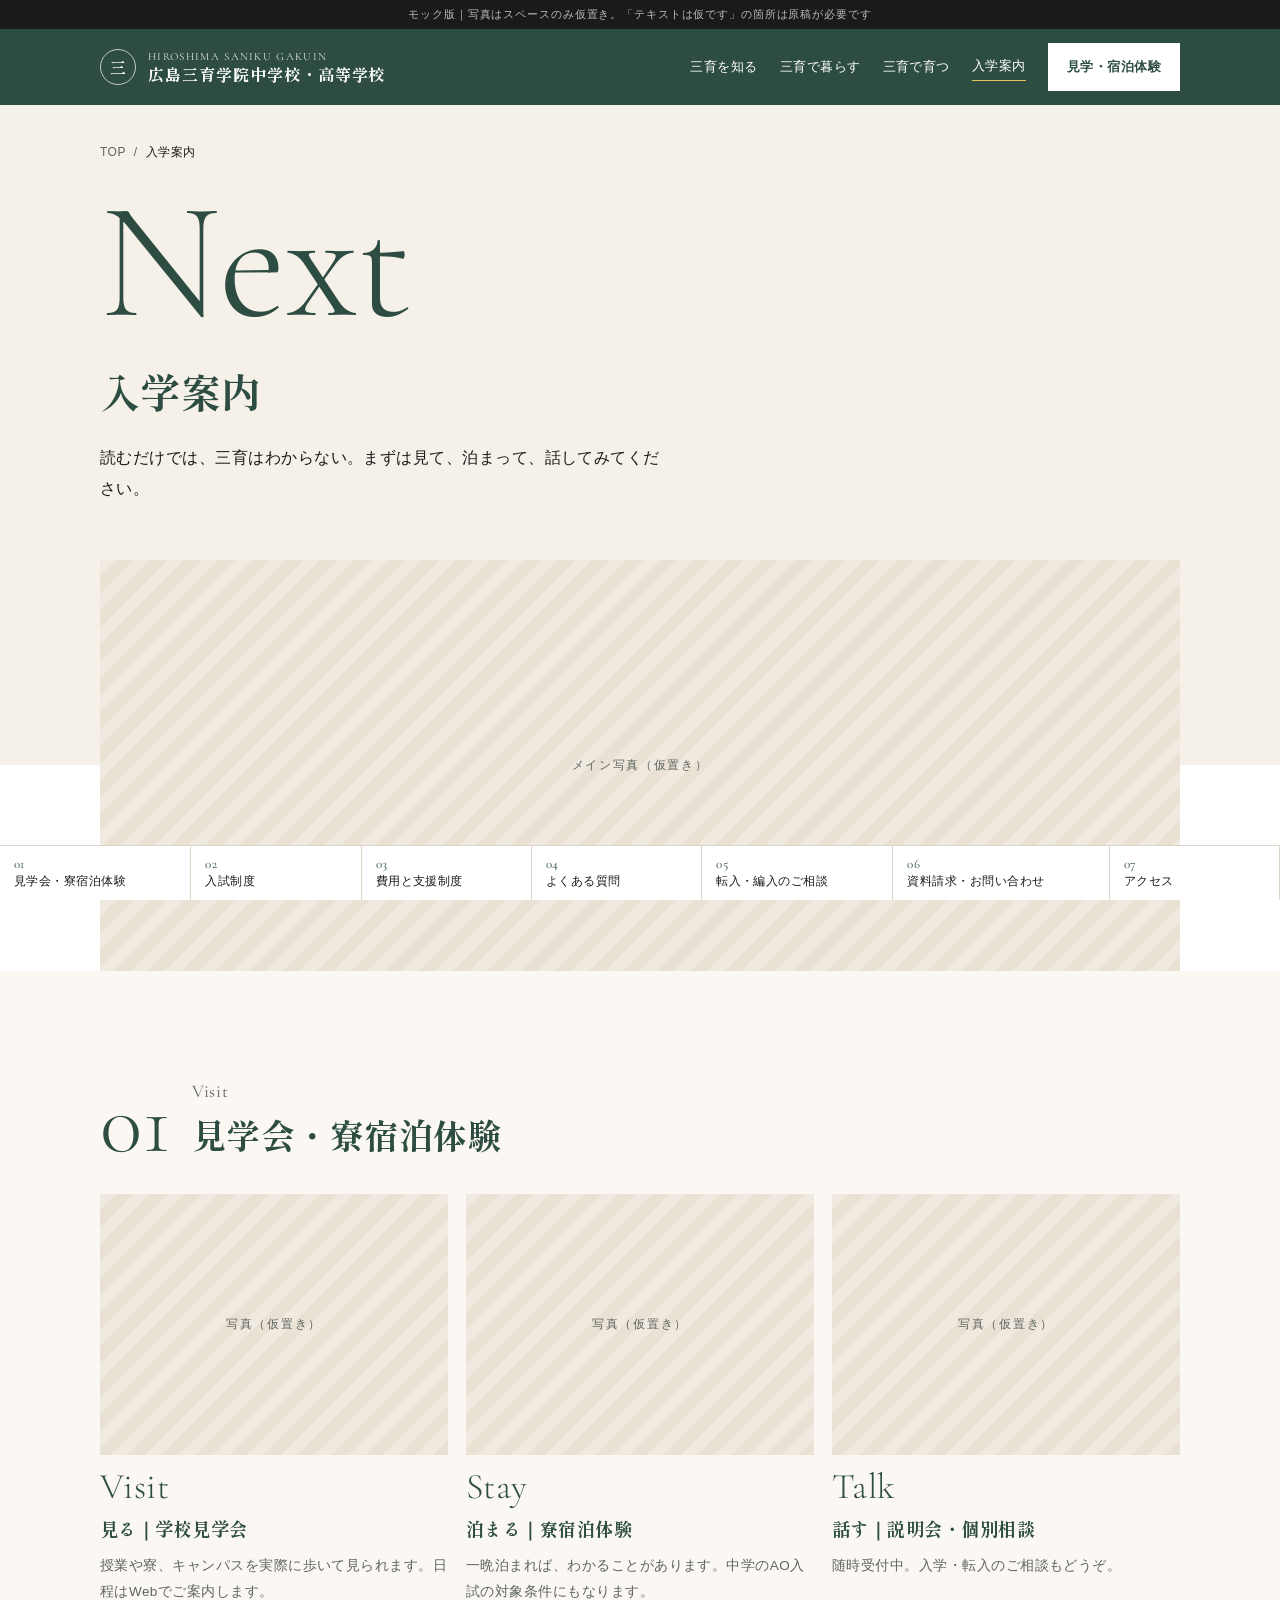
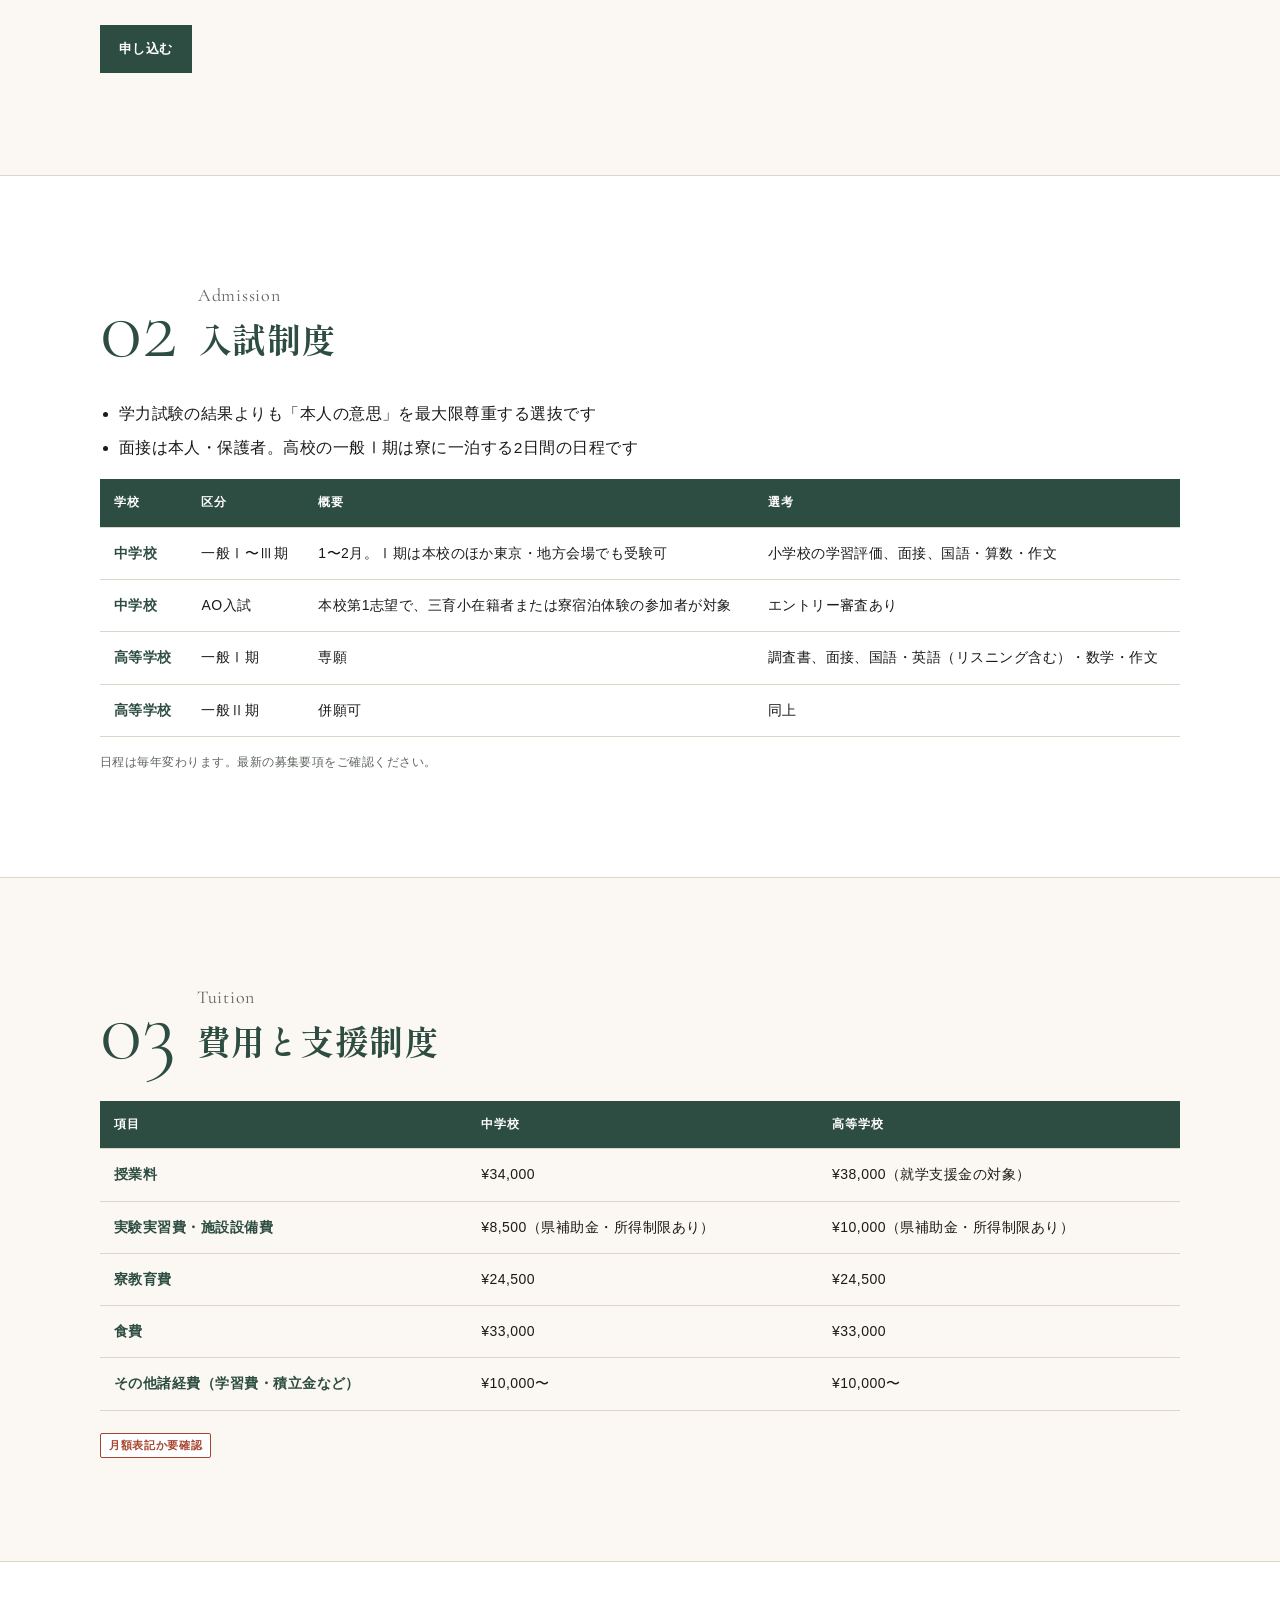
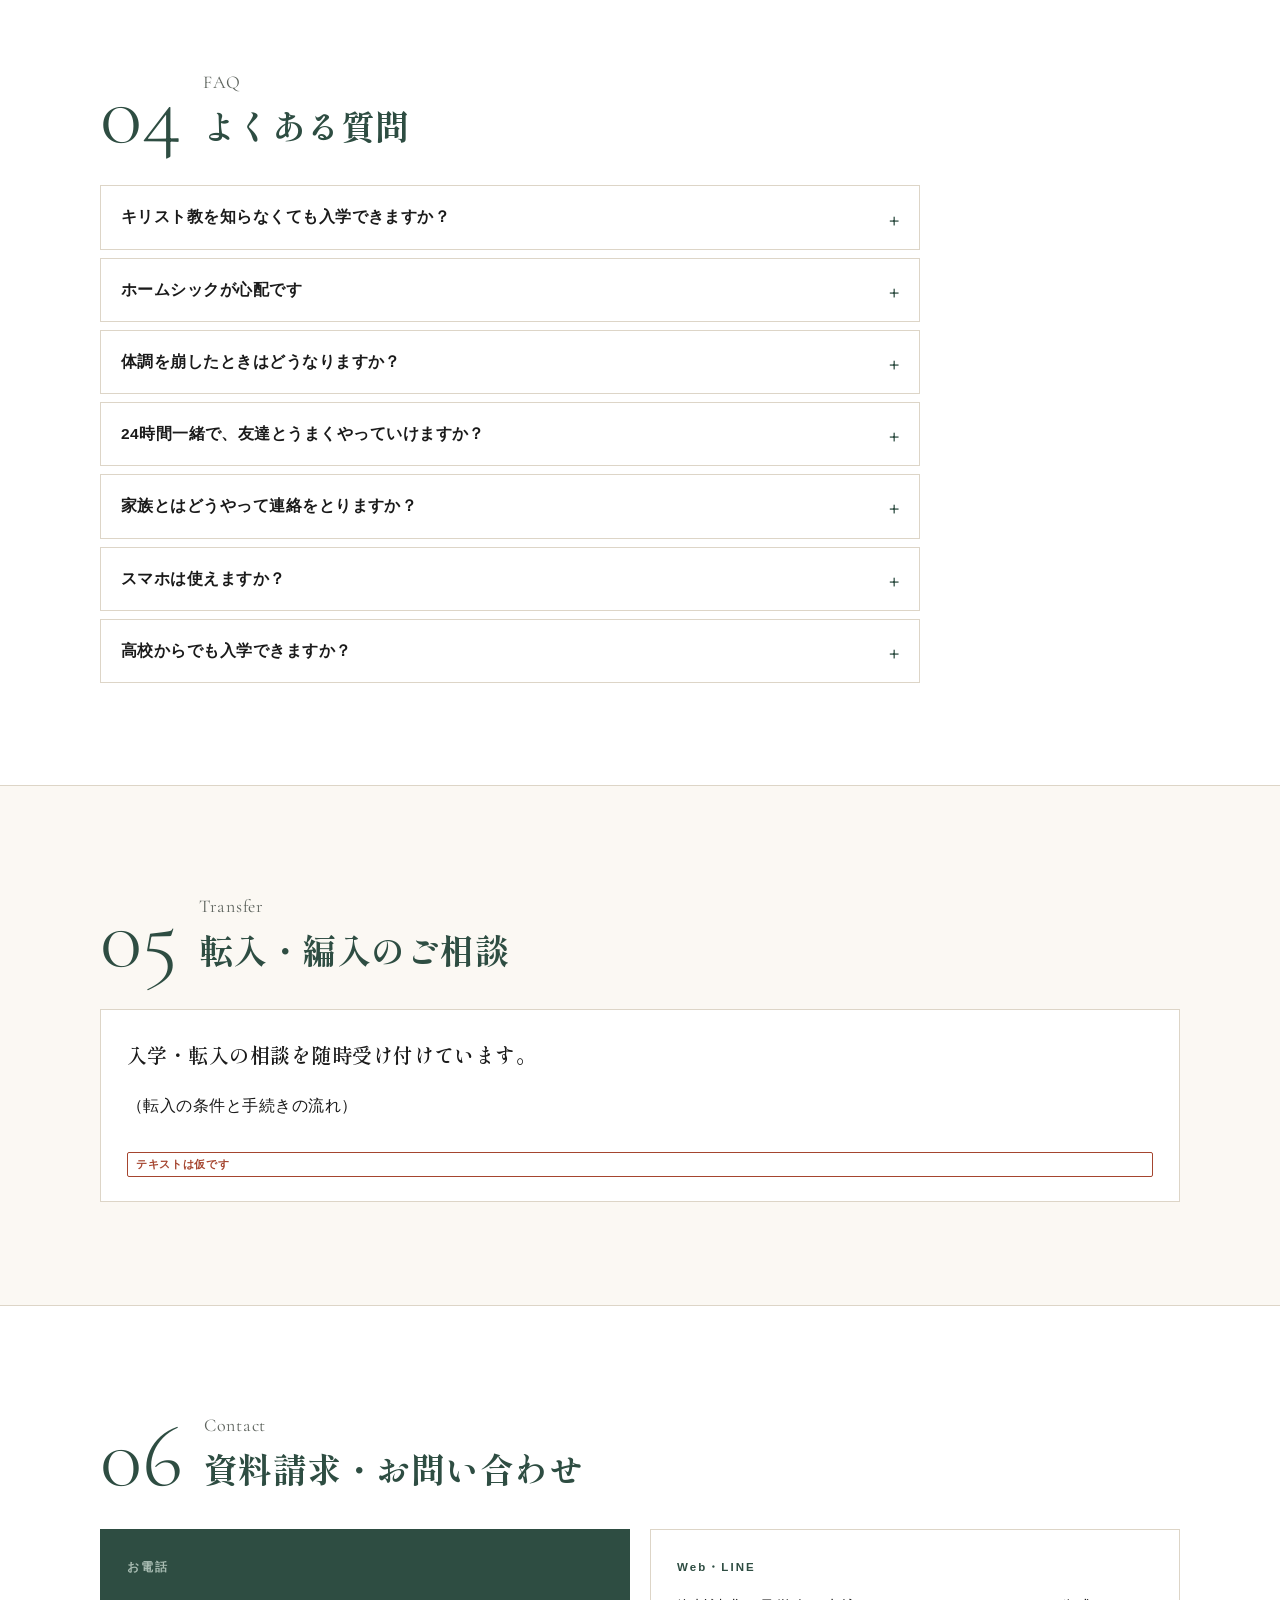
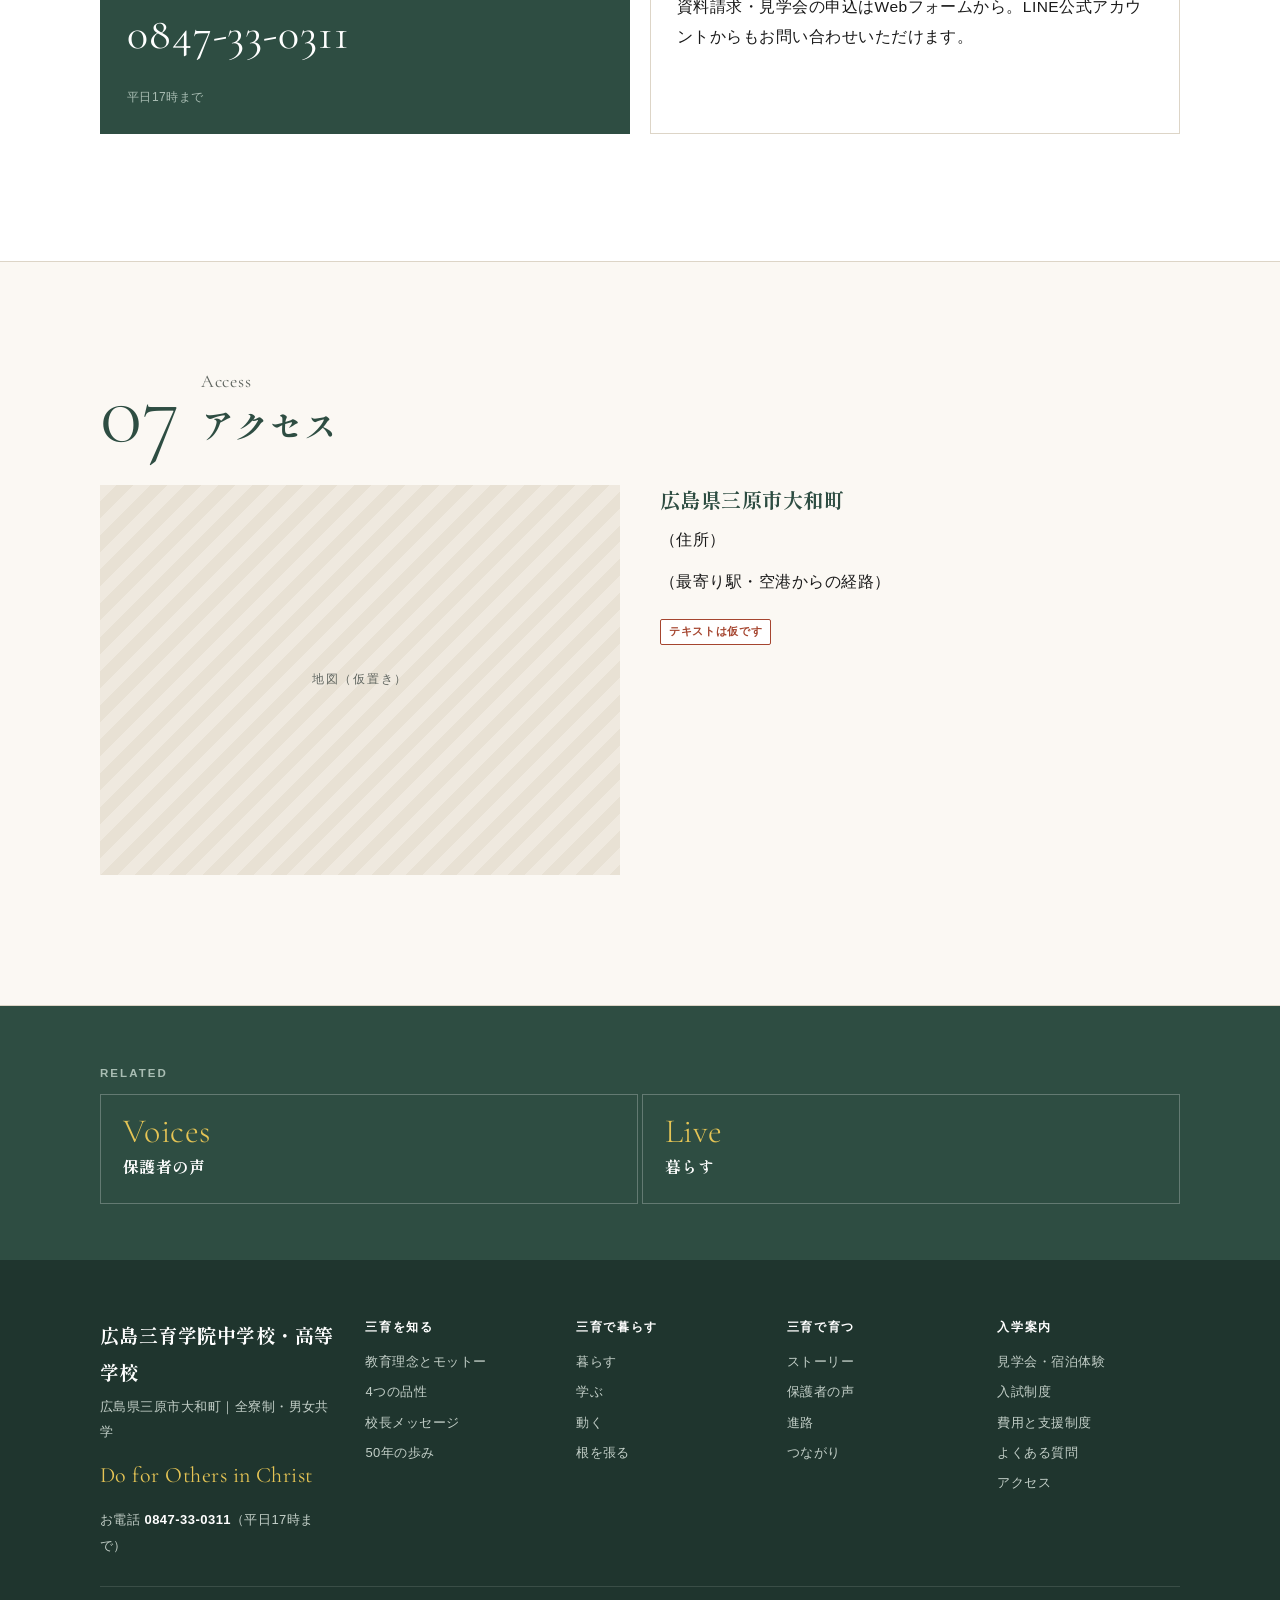
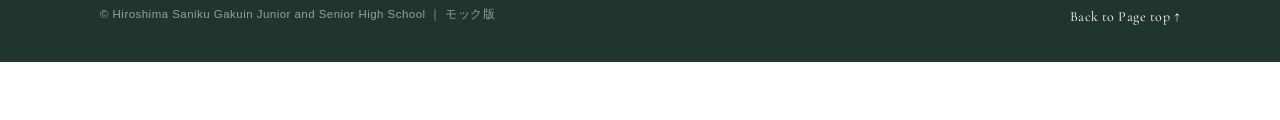
<file: next.html>
<!doctype html>
<html lang="ja"><head><meta charset="utf-8"><meta name="viewport" content="width=device-width, initial-scale=1, viewport-fit=cover">
<title>入学案内｜広島三育学院</title>
<meta name="claude:viewport-fit-sides" content="cover">
<link rel="stylesheet" href="https://fonts.googleapis.com/css2?family=Shippori+Mincho:wght@500;700;800&family=Zen+Kaku+Gothic+New:wght@400;500;700&family=Cormorant+Garamond:wght@300;400;500&display=swap">
<link rel="stylesheet" href="site.css"></head>
<body>
<div class="mock">モック版｜写真はスペースのみ仮置き。「テキストは仮です」の箇所は原稿が必要です</div>
<header class="hd"><div class="in">
<a class="logo" href="index.html"><i aria-hidden="true">三</i><span><small>HIROSHIMA SANIKU GAKUIN</small><b>広島三育学院中学校・高等学校</b></span></a>
<nav class="gnav" aria-label="メインメニュー"><a href="why.html">三育を知る</a><a href="how.html">三育で暮らす</a><a href="change.html">三育で育つ</a><a href="next.html" aria-current="page">入学案内</a><a class="btn solid" href="next.html#s1">見学・宿泊体験</a></nav>
</div></header>
<main>
<section class="phero"><div class="in">
<nav class="crumb" aria-label="パンくず"><a href="index.html">TOP</a><span>/</span><b>入学案内</b></nav>
<span class="pen" aria-hidden="true">Next</span>
<h1>入学案内</h1>
<p class="lead">読むだけでは、三育はわからない。まずは見て、泊まって、話してみてください。</p>
</div></section>
<div class="pimg"><div class="in"><div class="ph wide">メイン写真（仮置き）</div></div></div>
<section class="sec" id="s1"><div class="in">
<div class="sh"><span class="no">01</span><div><span class="se">Visit</span><h2>見学会・寮宿泊体験</h2></div></div>
<div class="vt three"><div class="v"><div class="ph ">写真（仮置き）</div><span class="en">Visit</span><b>見る｜学校見学会</b><p>授業や寮、キャンパスを実際に歩いて見られます。日程はWebでご案内します。</p></div><div class="v"><div class="ph ">写真（仮置き）</div><span class="en">Stay</span><b>泊まる｜寮宿泊体験</b><p>一晩泊まれば、わかることがあります。中学のAO入試の対象条件にもなります。</p></div><div class="v"><div class="ph ">写真（仮置き）</div><span class="en">Talk</span><b>話す｜説明会・個別相談</b><p>随時受付中。入学・転入のご相談もどうぞ。</p></div></div><a class="btn solid" href="#s6">申し込む</a>
</div></section><section class="sec" id="s2"><div class="in">
<div class="sh"><span class="no">02</span><div><span class="se">Admission</span><h2>入試制度</h2></div></div>
<ul class="ul"><li>学力試験の結果よりも「本人の意思」を最大限尊重する選抜です</li><li>面接は本人・保護者。高校の一般Ⅰ期は寮に一泊する2日間の日程です</li></ul><div class="tbl"><table><thead><tr><th>学校</th><th>区分</th><th>概要</th><th>選考</th></tr></thead><tbody><tr><td>中学校</td><td>一般Ⅰ〜Ⅲ期</td><td>1〜2月。Ⅰ期は本校のほか東京・地方会場でも受験可</td><td>小学校の学習評価、面接、国語・算数・作文</td></tr><tr><td>中学校</td><td>AO入試</td><td>本校第1志望で、三育小在籍者または寮宿泊体験の参加者が対象</td><td>エントリー審査あり</td></tr><tr><td>高等学校</td><td>一般Ⅰ期</td><td>専願</td><td>調査書、面接、国語・英語（リスニング含む）・数学・作文</td></tr><tr><td>高等学校</td><td>一般Ⅱ期</td><td>併願可</td><td>同上</td></tr></tbody></table></div><p class="small">日程は毎年変わります。最新の募集要項をご確認ください。</p>
</div></section><section class="sec" id="s3"><div class="in">
<div class="sh"><span class="no">03</span><div><span class="se">Tuition</span><h2>費用と支援制度</h2></div></div>
<div class="tbl"><table><thead><tr><th>項目</th><th>中学校</th><th>高等学校</th></tr></thead><tbody><tr><td>授業料</td><td>¥34,000</td><td>¥38,000（就学支援金の対象）</td></tr><tr><td>実験実習費・施設設備費</td><td>¥8,500（県補助金・所得制限あり）</td><td>¥10,000（県補助金・所得制限あり）</td></tr><tr><td>寮教育費</td><td>¥24,500</td><td>¥24,500</td></tr><tr><td>食費</td><td>¥33,000</td><td>¥33,000</td></tr><tr><td>その他諸経費（学習費・積立金など）</td><td>¥10,000〜</td><td>¥10,000〜</td></tr></tbody></table></div><span class="kari">月額表記か要確認</span>
</div></section><section class="sec" id="s4"><div class="in">
<div class="sh"><span class="no">04</span><div><span class="se">FAQ</span><h2>よくある質問</h2></div></div>
<div class="faq"><details><summary>キリスト教を知らなくても入学できますか？</summary><p>はい。キリスト教を知らなかったご家庭からも入学しています。</p></details><details><summary>ホームシックが心配です</summary><p>入学前の不安で多いものの一つです。寮監や先生、先輩がそばにいます。<span class="kari">テキストは仮です</span></p></details><details><summary>体調を崩したときはどうなりますか？</summary><p>（寮監・養護教諭の対応を記載）<span class="kari">テキストは仮です</span></p></details><details><summary>24時間一緒で、友達とうまくやっていけますか？</summary><p>入学1ヶ月のアンケートでは「2〜3週間で打ち解けた」という声が多数ありました。</p></details><details><summary>家族とはどうやって連絡をとりますか？</summary><p>寮のLINEや電話で連絡できます。<span class="kari">テキストは仮です</span></p></details><details><summary>スマホは使えますか？</summary><p>決められた時間に利用できます。<span class="kari">テキストは仮です</span></p></details><details><summary>高校からでも入学できますか？</summary><p>はい。高校からの入学生も多く在籍しています。<span class="kari">テキストは仮です</span></p></details></div>
</div></section><section class="sec" id="s5"><div class="in">
<div class="sh"><span class="no">05</span><div><span class="se">Transfer</span><h2>転入・編入のご相談</h2></div></div>
<div class="card"><p class="lg">入学・転入の相談を随時受け付けています。</p><p>（転入の条件と手続きの流れ）</p><span class="kari">テキストは仮です</span></div>
</div></section><section class="sec" id="s6"><div class="in">
<div class="sh"><span class="no">06</span><div><span class="se">Contact</span><h2>資料請求・お問い合わせ</h2></div></div>
<div class="grid2"><div class="card g"><span class="tag">お電話</span><p class="tel2">0847-33-0311</p><small>平日17時まで</small></div><div class="card"><span class="tag">Web・LINE</span><p>資料請求・見学会の申込はWebフォームから。LINE公式アカウントからもお問い合わせいただけます。</p></div></div>
</div></section><section class="sec" id="s7"><div class="in">
<div class="sh"><span class="no">07</span><div><span class="se">Access</span><h2>アクセス</h2></div></div>
<div class="split"><div class="ph ">地図（仮置き）</div><div class="sx"><h3>広島県三原市大和町</h3><p>（住所）</p><p>（最寄り駅・空港からの経路）</p><span class="kari">テキストは仮です</span></div></div>
</div></section>
<section class="rel"><div class="in"><span class="tag">RELATED</span><div class="rl"><a href="change.html#s2"><span class="en">Voices</span><b>保護者の声</b></a><a href="live.html"><span class="en">Live</span><b>暮らす</b></a></div></div></section>
</main>
<nav class="tabs" aria-label="このページの目次"><a href="#s1"><i>01</i>見学会・寮宿泊体験</a><a href="#s2"><i>02</i>入試制度</a><a href="#s3"><i>03</i>費用と支援制度</a><a href="#s4"><i>04</i>よくある質問</a><a href="#s5"><i>05</i>転入・編入のご相談</a><a href="#s6"><i>06</i>資料請求・お問い合わせ</a><a href="#s7"><i>07</i>アクセス</a></nav>
<footer><div class="in">
<div><span class="name">広島三育学院中学校・高等学校</span><span>広島県三原市大和町｜全寮制・男女共学</span><p class="mt">Do for Others in Christ</p><span>お電話 <span class="tel">0847-33-0311</span>（平日17時まで）</span></div>
<div><h4>三育を知る</h4><ul><li><a href="why.html#s1">教育理念とモットー</a></li><li><a href="why.html#s2">4つの品性</a></li><li><a href="why.html#s3">校長メッセージ</a></li><li><a href="why.html#s4">50年の歩み</a></li></ul></div>
<div><h4>三育で暮らす</h4><ul><li><a href="live.html">暮らす</a></li><li><a href="learn.html">学ぶ</a></li><li><a href="do.html">動く</a></li><li><a href="believe.html">根を張る</a></li></ul></div>
<div><h4>三育で育つ</h4><ul><li><a href="change.html#s1">ストーリー</a></li><li><a href="change.html#s2">保護者の声</a></li><li><a href="change.html#s4">進路</a></li><li><a href="change.html#s5">つながり</a></li></ul></div>
<div><h4>入学案内</h4><ul><li><a href="next.html#s1">見学会・宿泊体験</a></li><li><a href="next.html#s2">入試制度</a></li><li><a href="next.html#s3">費用と支援制度</a></li><li><a href="next.html#s4">よくある質問</a></li><li><a href="next.html#s7">アクセス</a></li></ul></div>
<div class="copy"><span>© Hiroshima Saniku Gakuin Junior and Senior High School ｜ モック版</span><a href="#">Back to Page top ↑</a></div>
</div></footer>
</body></html>
</file>
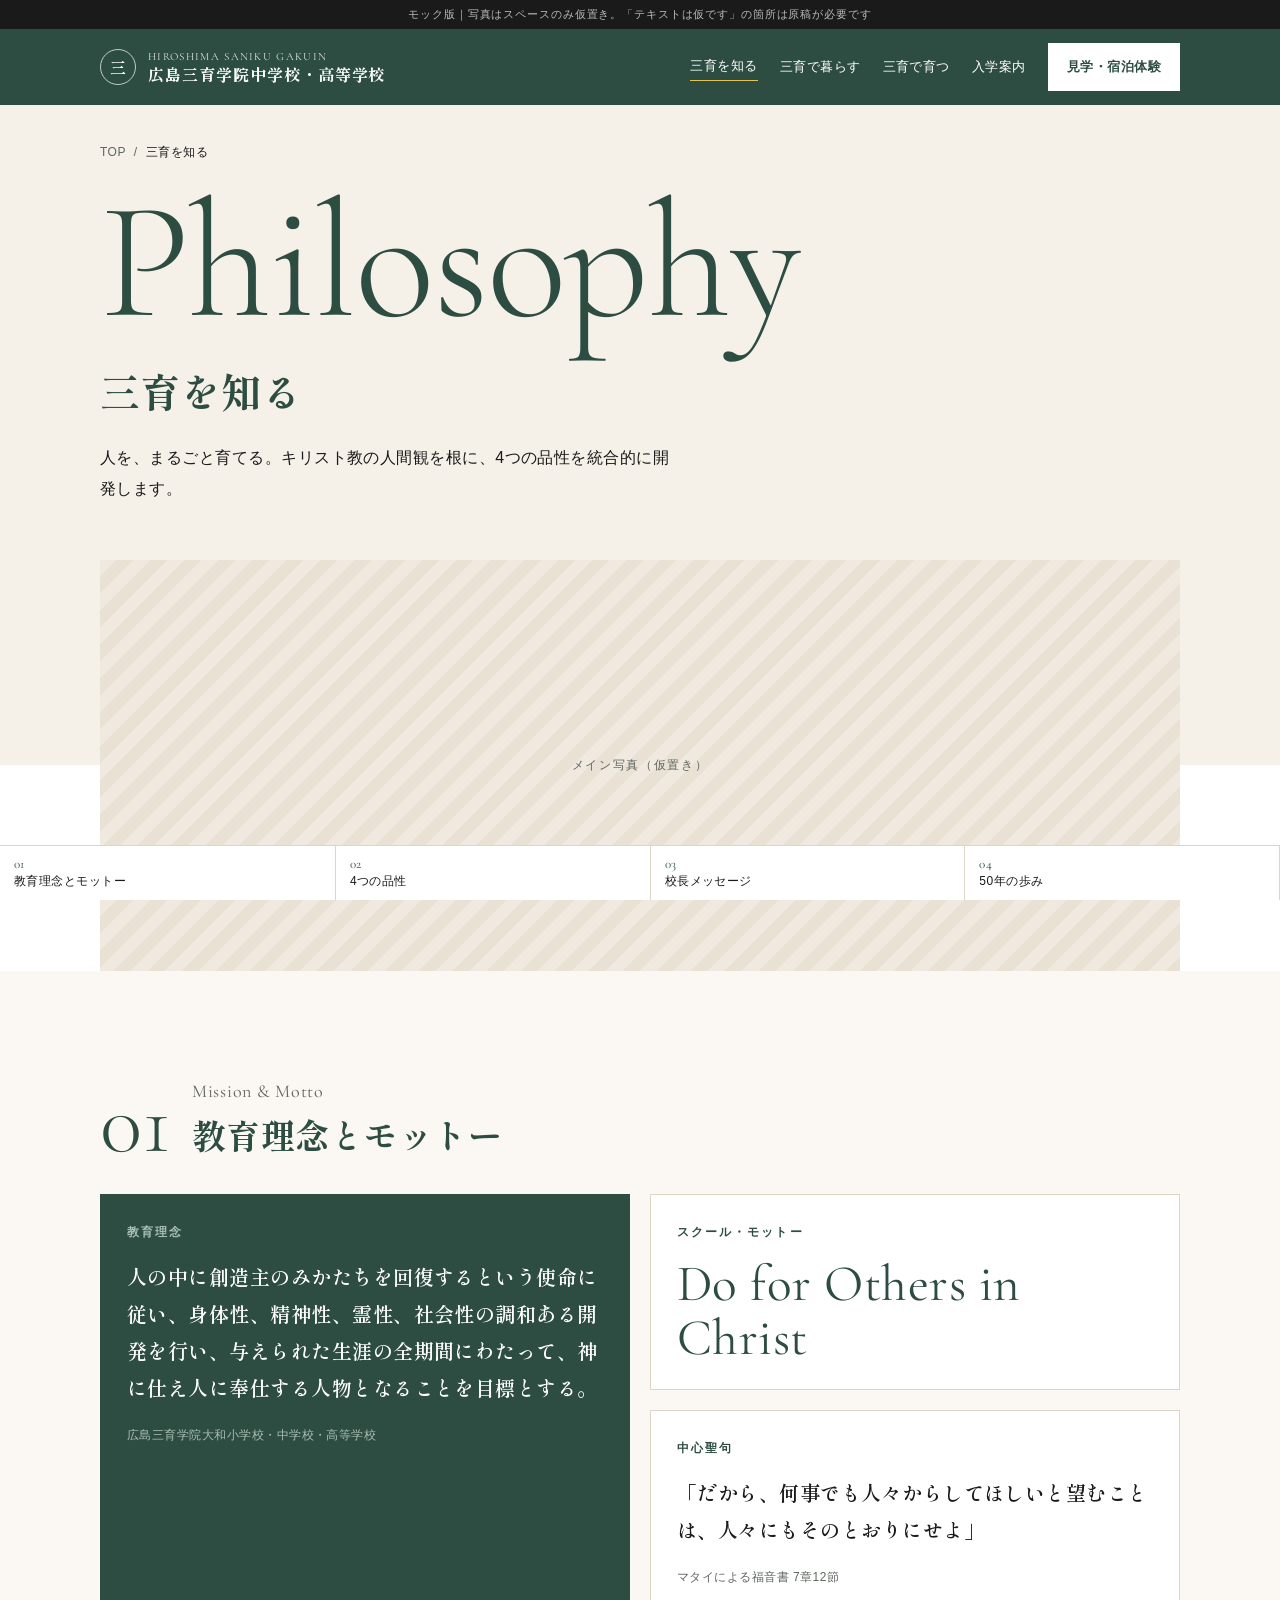
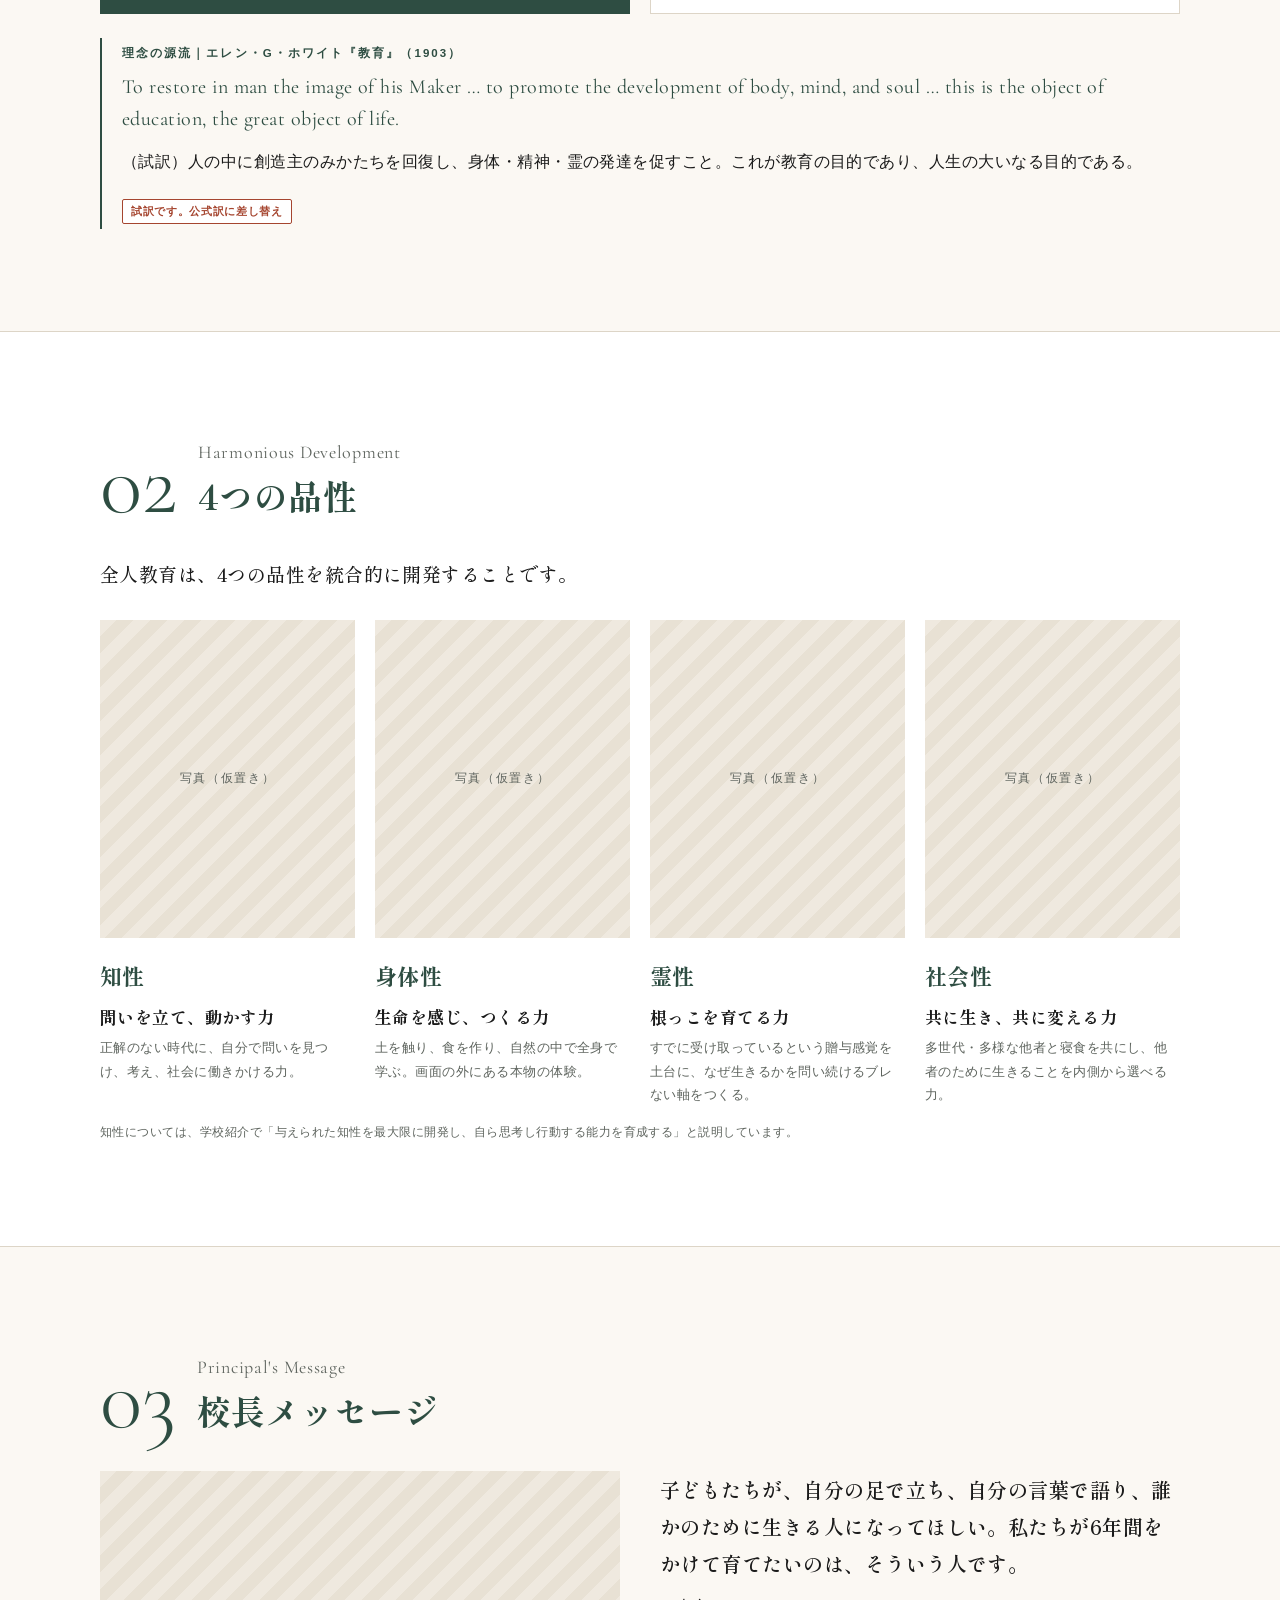
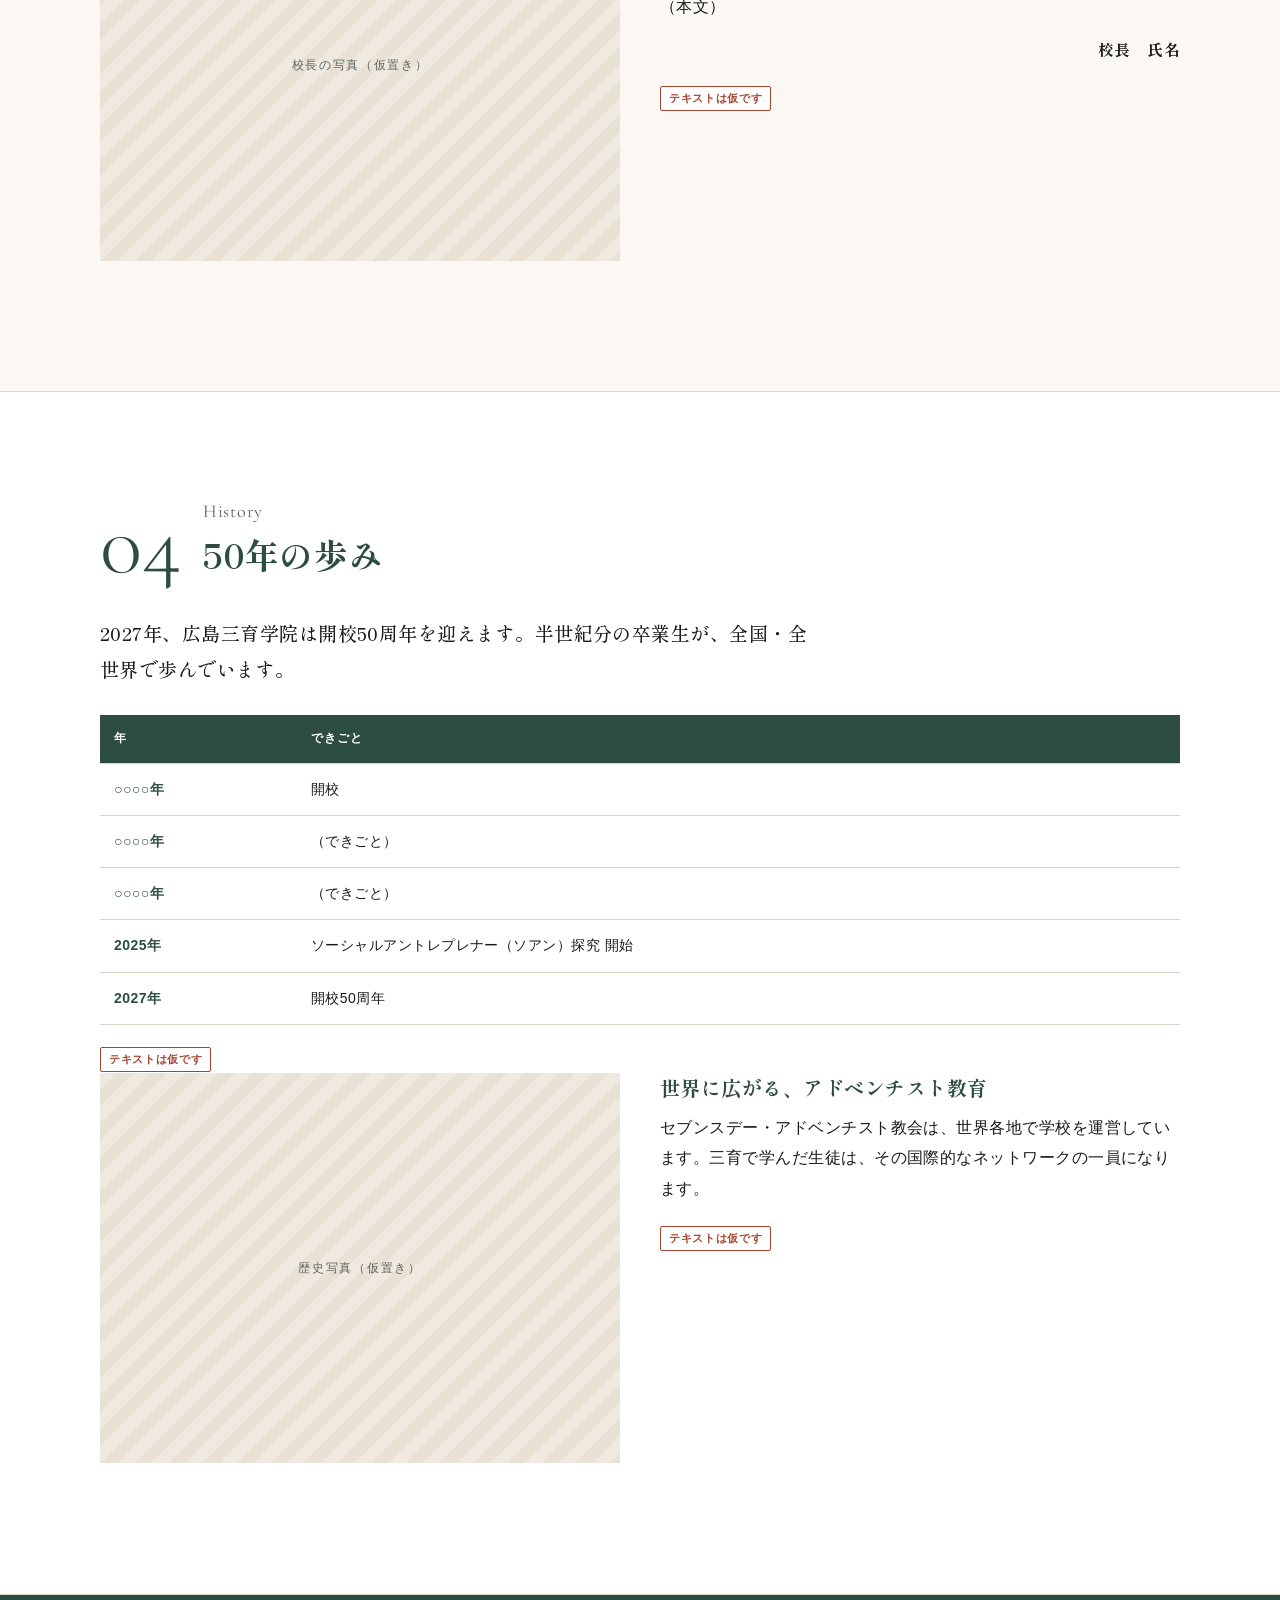
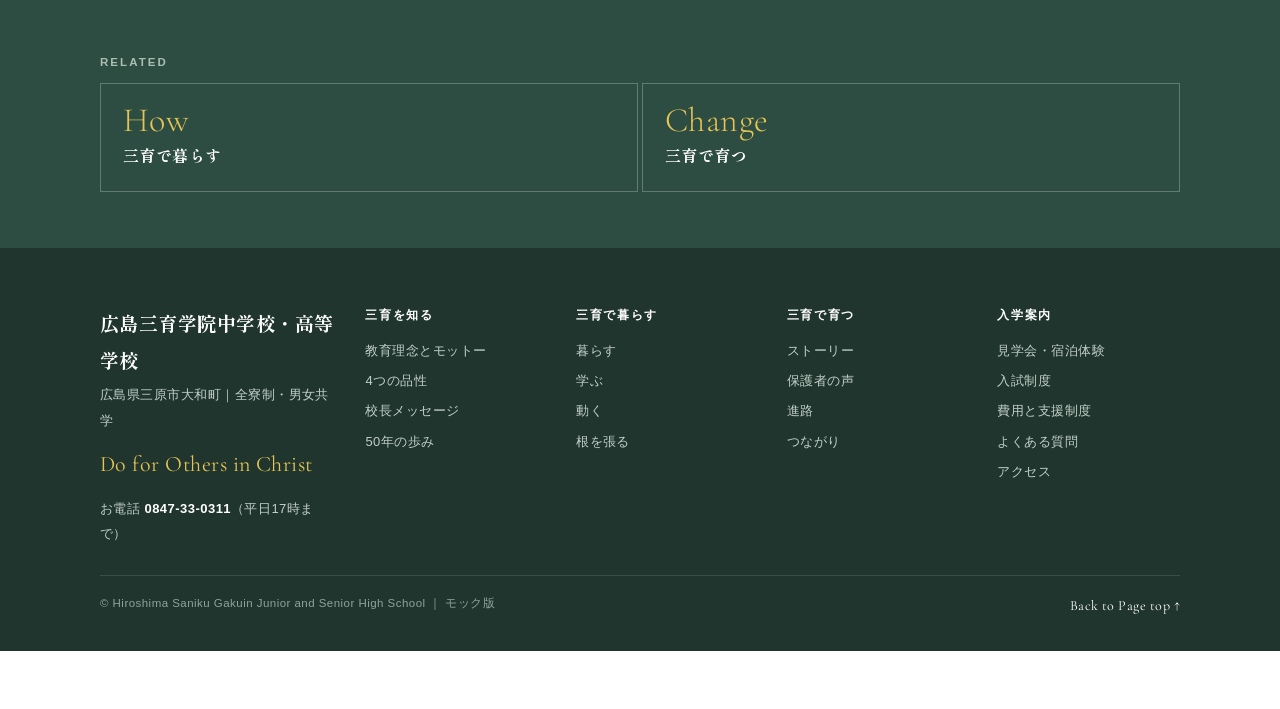
<file: why.html>
<!doctype html>
<html lang="ja"><head><meta charset="utf-8"><meta name="viewport" content="width=device-width, initial-scale=1, viewport-fit=cover">
<title>三育を知る｜広島三育学院</title>
<meta name="claude:viewport-fit-sides" content="cover">
<link rel="stylesheet" href="https://fonts.googleapis.com/css2?family=Shippori+Mincho:wght@500;700;800&family=Zen+Kaku+Gothic+New:wght@400;500;700&family=Cormorant+Garamond:wght@300;400;500&display=swap">
<link rel="stylesheet" href="site.css"></head>
<body>
<div class="mock">モック版｜写真はスペースのみ仮置き。「テキストは仮です」の箇所は原稿が必要です</div>
<header class="hd"><div class="in">
<a class="logo" href="index.html"><i aria-hidden="true">三</i><span><small>HIROSHIMA SANIKU GAKUIN</small><b>広島三育学院中学校・高等学校</b></span></a>
<nav class="gnav" aria-label="メインメニュー"><a href="why.html" aria-current="page">三育を知る</a><a href="how.html">三育で暮らす</a><a href="change.html">三育で育つ</a><a href="next.html">入学案内</a><a class="btn solid" href="next.html#s1">見学・宿泊体験</a></nav>
</div></header>
<main>
<section class="phero"><div class="in">
<nav class="crumb" aria-label="パンくず"><a href="index.html">TOP</a><span>/</span><b>三育を知る</b></nav>
<span class="pen" aria-hidden="true">Philosophy</span>
<h1>三育を知る</h1>
<p class="lead">人を、まるごと育てる。キリスト教の人間観を根に、4つの品性を統合的に開発します。</p>
</div></section>
<div class="pimg"><div class="in"><div class="ph wide">メイン写真（仮置き）</div></div></div>
<section class="sec" id="s1"><div class="in">
<div class="sh"><span class="no">01</span><div><span class="se">Mission & Motto</span><h2>教育理念とモットー</h2></div></div>
<div class="grid2"><div class="card g"><span class="tag">教育理念</span><p class="lg">人の中に創造主のみかたちを回復するという使命に従い、身体性、精神性、霊性、社会性の調和ある開発を行い、与えられた生涯の全期間にわたって、神に仕え人に奉仕する人物となることを目標とする。</p><small>広島三育学院大和小学校・中学校・高等学校</small></div><div class="stack"><div class="card"><span class="tag">スクール・モットー</span><p class="motto">Do for Others in Christ</p></div><div class="card"><span class="tag">中心聖句</span><p class="lg">「だから、何事でも人々からしてほしいと望むことは、人々にもそのとおりにせよ」</p><small>マタイによる福音書 7章12節</small></div></div></div><div class="note"><span class="tag">理念の源流｜エレン・G・ホワイト『教育』（1903）</span><p class="en-q">To restore in man the image of his Maker … to promote the development of body, mind, and soul … this is the object of education, the great object of life.</p><p>（試訳）人の中に創造主のみかたちを回復し、身体・精神・霊の発達を促すこと。これが教育の目的であり、人生の大いなる目的である。</p><span class="kari">試訳です。公式訳に差し替え</span></div>
</div></section><section class="sec" id="s2"><div class="in">
<div class="sh"><span class="no">02</span><div><span class="se">Harmonious Development</span><h2>4つの品性</h2></div></div>
<p class="lead2">全人教育は、4つの品性を統合的に開発することです。</p><div class="tiles4"><article class="t4"><div class="ph ">写真（仮置き）</div><b>知性</b><strong>問いを立て、動かす力</strong><span>正解のない時代に、自分で問いを見つけ、考え、社会に働きかける力。</span></article><article class="t4"><div class="ph ">写真（仮置き）</div><b>身体性</b><strong>生命を感じ、つくる力</strong><span>土を触り、食を作り、自然の中で全身で学ぶ。画面の外にある本物の体験。</span></article><article class="t4"><div class="ph ">写真（仮置き）</div><b>霊性</b><strong>根っこを育てる力</strong><span>すでに受け取っているという贈与感覚を土台に、なぜ生きるかを問い続けるブレない軸をつくる。</span></article><article class="t4"><div class="ph ">写真（仮置き）</div><b>社会性</b><strong>共に生き、共に変える力</strong><span>多世代・多様な他者と寝食を共にし、他者のために生きることを内側から選べる力。</span></article></div><p class="small">知性については、学校紹介で「与えられた知性を最大限に開発し、自ら思考し行動する能力を育成する」と説明しています。</p>
</div></section><section class="sec" id="s3"><div class="in">
<div class="sh"><span class="no">03</span><div><span class="se">Principal's Message</span><h2>校長メッセージ</h2></div></div>
<div class="split"><div class="ph ">校長の写真（仮置き）</div><div class="sx"><p class="lg">子どもたちが、自分の足で立ち、自分の言葉で語り、誰かのために生きる人になってほしい。私たちが6年間をかけて育てたいのは、そういう人です。</p><p>（本文）</p><p class="sign">校長　氏名</p><span class="kari">テキストは仮です</span></div></div>
</div></section><section class="sec" id="s4"><div class="in">
<div class="sh"><span class="no">04</span><div><span class="se">History</span><h2>50年の歩み</h2></div></div>
<p class="lead2">2027年、広島三育学院は開校50周年を迎えます。半世紀分の卒業生が、全国・全世界で歩んでいます。</p><div class="tbl"><table><thead><tr><th>年</th><th>できごと</th></tr></thead><tbody><tr><td>○○○○年</td><td>開校</td></tr><tr><td>○○○○年</td><td>（できごと）</td></tr><tr><td>○○○○年</td><td>（できごと）</td></tr><tr><td>2025年</td><td>ソーシャルアントレプレナー（ソアン）探究 開始</td></tr><tr><td>2027年</td><td>開校50周年</td></tr></tbody></table></div><span class="kari">テキストは仮です</span><div class="split"><div class="ph ">歴史写真（仮置き）</div><div class="sx"><h3>世界に広がる、アドベンチスト教育</h3><p>セブンスデー・アドベンチスト教会は、世界各地で学校を運営しています。三育で学んだ生徒は、その国際的なネットワークの一員になります。</p><span class="kari">テキストは仮です</span></div></div>
</div></section>
<section class="rel"><div class="in"><span class="tag">RELATED</span><div class="rl"><a href="how.html"><span class="en">How</span><b>三育で暮らす</b></a><a href="change.html"><span class="en">Change</span><b>三育で育つ</b></a></div></div></section>
</main>
<nav class="tabs" aria-label="このページの目次"><a href="#s1"><i>01</i>教育理念とモットー</a><a href="#s2"><i>02</i>4つの品性</a><a href="#s3"><i>03</i>校長メッセージ</a><a href="#s4"><i>04</i>50年の歩み</a></nav>
<footer><div class="in">
<div><span class="name">広島三育学院中学校・高等学校</span><span>広島県三原市大和町｜全寮制・男女共学</span><p class="mt">Do for Others in Christ</p><span>お電話 <span class="tel">0847-33-0311</span>（平日17時まで）</span></div>
<div><h4>三育を知る</h4><ul><li><a href="why.html#s1">教育理念とモットー</a></li><li><a href="why.html#s2">4つの品性</a></li><li><a href="why.html#s3">校長メッセージ</a></li><li><a href="why.html#s4">50年の歩み</a></li></ul></div>
<div><h4>三育で暮らす</h4><ul><li><a href="live.html">暮らす</a></li><li><a href="learn.html">学ぶ</a></li><li><a href="do.html">動く</a></li><li><a href="believe.html">根を張る</a></li></ul></div>
<div><h4>三育で育つ</h4><ul><li><a href="change.html#s1">ストーリー</a></li><li><a href="change.html#s2">保護者の声</a></li><li><a href="change.html#s4">進路</a></li><li><a href="change.html#s5">つながり</a></li></ul></div>
<div><h4>入学案内</h4><ul><li><a href="next.html#s1">見学会・宿泊体験</a></li><li><a href="next.html#s2">入試制度</a></li><li><a href="next.html#s3">費用と支援制度</a></li><li><a href="next.html#s4">よくある質問</a></li><li><a href="next.html#s7">アクセス</a></li></ul></div>
<div class="copy"><span>© Hiroshima Saniku Gakuin Junior and Senior High School ｜ モック版</span><a href="#">Back to Page top ↑</a></div>
</div></footer>
</body></html>
</file>
<file: site.css>
/* 下層ページ共通。トップと同じ深緑1色の面使いに、読みやすさを優先した白基調。画面下に目次タブを固定 */
:root{
  --bg:#f5f0e8; --white:#ffffff; --ink:#1a1a1a; --green:#2e4d42; --green-l:#3d6255; --mute:#5f655f; --line:#ddd5c7;
  --on-g:#e9efe9; --on-g-mute:#a9bdb3; --accent:#e5c455; --warn:#a5452f;
  --display:"Shippori Mincho","Hiragino Mincho ProN","Yu Mincho",serif;
  --latin:"Cormorant Garamond",Georgia,serif;
  --body:"Zen Kaku Gothic New","Hiragino Sans","Yu Gothic",sans-serif;
  color-scheme:light;
}
*{box-sizing:border-box}
html{scroll-behavior:smooth;scroll-padding-top:24px}
:root{padding-top:env(safe-area-inset-top,0px);padding-bottom:env(safe-area-inset-bottom,0px)}
body{margin:0;background:var(--white);color:var(--ink);font-family:var(--body);font-size:15.5px;line-height:1.95;letter-spacing:.03em;overflow-x:hidden;padding-bottom:58px}
a{color:inherit}
img{max-width:100%;display:block}
.in{max-width:1120px;margin:0 auto;padding-left:max(20px,env(safe-area-inset-left,0px));padding-right:max(20px,env(safe-area-inset-right,0px))}
a:focus-visible,button:focus-visible,summary:focus-visible{outline:2px solid var(--accent);outline-offset:3px}
.mock{background:var(--ink);color:#bbb;font-size:11px;text-align:center;padding:4px 16px;letter-spacing:.08em}
.en{font-family:var(--latin);font-weight:300}
.tag{display:block;font-size:11.5px;letter-spacing:.18em;color:var(--green);font-weight:700;margin-bottom:6px}
.kari{display:inline-block;margin-top:10px;font-size:11px;font-weight:700;letter-spacing:.06em;color:var(--warn);border:1px solid var(--warn);padding:1px 8px;border-radius:2px;background:#fff}

/* header */
.hd{background:var(--green);color:#fff}
.hd .in{display:flex;align-items:center;justify-content:space-between;gap:16px;padding-block:14px}
.logo{display:flex;align-items:center;gap:12px;text-decoration:none}
.logo i{width:36px;height:36px;border:1px solid rgba(255,255,255,.7);border-radius:50%;display:grid;place-items:center;font-style:normal;font-family:var(--display);font-weight:800;font-size:16px}
.logo span{display:grid;line-height:1.3}
.logo small{font-family:var(--latin);font-size:11px;letter-spacing:.12em;opacity:.85}
.logo b{font-family:var(--display);font-weight:700;font-size:16px;letter-spacing:.06em}
.gnav{display:flex;align-items:center;gap:22px;font-size:13px}
.gnav a{text-decoration:none}
.gnav a[aria-current="page"]{border-bottom:1px solid var(--accent);padding-bottom:2px}
.btn{display:inline-flex;align-items:center;gap:8px;text-decoration:none;font-size:13px;font-weight:700;padding:10px 18px;border:1px solid currentColor;white-space:nowrap}
.btn.solid{background:var(--green);border-color:var(--green);color:#fff}
.hd .btn.solid{background:#fff;color:var(--green);border-color:#fff}

/* page hero */
.phero{background:var(--bg);padding-block:36px 56px;overflow:hidden}
.crumb{display:flex;flex-wrap:wrap;gap:8px;font-size:12px;color:var(--mute);margin-bottom:28px}
.crumb a{text-decoration:none}
.crumb b{font-weight:500;color:var(--ink)}
.pen{display:block;font-family:var(--latin);font-weight:300;font-size:clamp(68px,13vw,176px);line-height:.85;color:var(--green);letter-spacing:-.01em}
.phero h1{font-family:var(--display);font-weight:700;font-size:clamp(26px,3.6vw,40px);color:var(--green);margin:18px 0 12px}
.phero .lead{margin:0;max-width:36em;font-size:16px}
.pimg{background:linear-gradient(var(--bg) 50%,var(--white) 50%)}

/* placeholder */
.ph{aspect-ratio:4/3;background:repeating-linear-gradient(135deg,#efe9df 0 12px,#e8e1d4 12px 24px);display:grid;place-items:center;font-size:12px;color:var(--mute);letter-spacing:.14em;text-align:center}
.ph.wide{aspect-ratio:21/8}

/* sections */
.sec{padding-block:clamp(64px,8vw,104px);border-bottom:1px solid var(--line)}
.sec:nth-of-type(even){background:#fbf8f3}
.sh{display:flex;gap:20px;align-items:flex-end;margin-bottom:36px}
.sh .no{font-family:var(--latin);font-weight:300;font-size:clamp(56px,7vw,88px);line-height:.8;color:var(--green)}
.sh .se{font-family:var(--latin);font-size:18px;color:var(--mute);letter-spacing:.04em}
.sh h2{font-family:var(--display);font-weight:700;font-size:clamp(24px,3vw,34px);color:var(--green);margin:2px 0 0;line-height:1.4}
.lead2{font-family:var(--display);font-weight:500;font-size:clamp(16px,1.7vw,19px);line-height:1.9;margin:0 0 28px;max-width:38em}
.lg{font-family:var(--display);font-weight:600;font-size:clamp(16px,1.8vw,20px);line-height:1.85;margin:0 0 10px}
.small{font-size:12px;color:var(--mute);margin:14px 0 0}
h3,.h3{font-family:var(--display);font-weight:700;font-size:20px;color:var(--green);margin:0 0 10px;line-height:1.5}
.h3{margin-top:40px}
p{margin:0 0 12px}

.split{display:grid;grid-template-columns:minmax(0,1fr) minmax(0,1fr);gap:40px;align-items:start;margin-bottom:28px}
.split.rev>.ph{order:2}
.grid2{display:grid;grid-template-columns:minmax(0,1fr) minmax(0,1fr);gap:20px;margin-bottom:24px}
.stack{display:grid;gap:20px}
.card{background:var(--white);border:1px solid var(--line);padding:26px 26px 24px;display:grid;gap:8px;align-content:start}
.card .ph{margin:-26px -26px 14px}
.card.g{background:var(--green);color:var(--on-g);border-color:var(--green)}
.card.g .tag{color:var(--on-g-mute)}
.card.g .lg{color:#fff}
.card small{font-size:12px;color:var(--mute)}
.card.g small{color:var(--on-g-mute)}
.motto{font-family:var(--latin);font-size:clamp(34px,4vw,52px);line-height:1.05;color:var(--green);margin:0}
.note{margin-top:24px;border-left:2px solid var(--green);padding:4px 0 4px 20px}
.en-q{font-family:var(--latin);font-size:20px;line-height:1.6;color:var(--green)}
.sign{text-align:right;font-family:var(--display);font-weight:700}
.tel2{font-family:var(--latin);font-size:44px;color:#fff;margin:0;user-select:all;letter-spacing:.02em}

.ul{margin:0 0 16px;padding-left:1.2em}
.ul li{margin-bottom:4px}
.chips{list-style:none;margin:12px 0 0;padding:0;display:flex;flex-wrap:wrap;gap:6px}
.chips li{border:1px solid var(--line);background:var(--white);padding:3px 12px;font-size:13px;border-radius:999px}

.tbl{overflow-x:auto;margin-bottom:12px}
table{border-collapse:collapse;width:100%;font-size:14px;min-width:520px}
th,td{text-align:left;padding:12px 14px;border-bottom:1px solid var(--line);vertical-align:top}
th{font-size:12px;letter-spacing:.08em;color:#fff;background:var(--green);font-weight:700}
td:first-child{font-weight:700;white-space:nowrap;color:var(--green)}

.q{margin:0 0 14px;background:var(--bg);padding:18px 22px;border-left:3px solid var(--accent)}
.q blockquote{margin:0;font-family:var(--display);font-weight:500;font-size:16px;line-height:1.85}
.q figcaption{font-size:12px;color:var(--mute);margin-top:6px}
.qs{display:grid;grid-template-columns:repeat(2,minmax(0,1fr));gap:14px}
.qs .q{margin:0}
.big{font-family:var(--display);font-weight:800;font-size:clamp(28px,4vw,48px);line-height:1.45;color:var(--green);margin:0 0 28px}

.tiles4{display:grid;grid-template-columns:repeat(4,minmax(0,1fr));gap:20px}
.t4{display:grid;gap:6px;align-content:start}
.t4 .ph{aspect-ratio:4/5;margin-bottom:10px}
.t4 b{font-family:var(--display);font-weight:800;font-size:22px;color:var(--green)}
.t4 strong{font-family:var(--display);font-weight:700;font-size:17px;line-height:1.6}
.t4 span{font-size:13px;color:var(--mute);line-height:1.8}

.vt{display:grid;grid-template-columns:repeat(4,minmax(0,1fr));gap:18px;margin-bottom:20px}
.vt.three{grid-template-columns:repeat(3,minmax(0,1fr))}
.v{display:grid;gap:6px;align-content:start;text-decoration:none}
.v .ph{margin-bottom:8px}
.v .en{font-size:36px;color:var(--green);line-height:1}
.v b{font-family:var(--display);font-weight:700;font-size:18px;color:var(--green)}
.v p{font-size:13.5px;color:var(--mute);margin:0}
.v .go{font-size:13px;font-weight:700;color:var(--green)}
a.v:hover .ph{filter:brightness(.96)}
.ba{display:grid;grid-template-columns:auto 1fr;gap:6px 12px;font-size:14px;align-items:baseline}
.ba i{font-style:normal;font-family:var(--latin);color:var(--mute)}
.ba i.a{color:var(--green);font-weight:500}

.venn{display:grid;grid-template-columns:repeat(4,minmax(0,1fr));gap:12px;margin-top:20px}
.venn span{border:1px solid var(--green);border-radius:999px;padding:14px 18px;text-align:center;font-family:var(--display);font-weight:700;color:var(--green);display:grid}
.venn small{font-family:var(--body);font-weight:400;font-size:12px;color:var(--mute)}

.steps6{display:grid;grid-template-columns:repeat(6,minmax(0,1fr));gap:4px;margin-bottom:24px}
.steps6 div,.steps3 div{background:var(--green);color:#fff;padding:18px 14px;display:grid;gap:6px;align-content:start}
.steps6 div:nth-child(-n+3){background:var(--green-l)}
.steps6 i,.steps3 i{font-style:normal;font-family:var(--latin);font-size:22px;color:var(--accent)}
.steps6 b,.steps3 b{font-family:var(--display);font-weight:700;font-size:15px;line-height:1.55}
.steps3{display:grid;grid-template-columns:repeat(3,minmax(0,1fr));gap:4px;margin-bottom:16px}
.steps3 b{font-size:20px}

.bars{display:grid;gap:12px;max-width:760px}
.bars>div{display:grid;grid-template-columns:240px minmax(0,1fr) 36px;gap:14px;align-items:center;font-size:14px}
.bars .tr{height:10px;background:#e6efe9}
.bars .tr div{height:100%;background:var(--green)}
.bars b{font-family:var(--latin);font-size:22px;color:var(--green);text-align:right;font-weight:400}
.sbar{display:flex;height:40px;margin:8px 0 16px;font-size:12px;color:#fff;font-weight:700}
.sbar span{display:flex;align-items:center;padding:0 10px;white-space:nowrap;overflow:hidden;background:var(--green)}
.sbar span:nth-child(2){background:var(--green-l)}
.sbar span:nth-child(3){background:#8aa397}

.faq{display:grid;gap:8px;max-width:820px}
details{border:1px solid var(--line);background:var(--white)}
summary{cursor:pointer;padding:16px 48px 16px 20px;font-weight:700;position:relative;list-style:none}
summary::-webkit-details-marker{display:none}
summary::after{content:"+";position:absolute;right:20px;top:50%;transform:translateY(-50%);font-family:var(--latin);font-size:26px;color:var(--green)}
details[open] summary::after{content:"−"}
details p{padding:0 20px 18px;margin:0}

.rel{background:var(--green);color:#fff;padding-block:56px}
.rel .tag{color:var(--on-g-mute)}
.rl{display:grid;grid-template-columns:repeat(auto-fit,minmax(200px,1fr));gap:4px;margin-top:10px}
.rl a{border:1px solid rgba(255,255,255,.25);padding:20px 22px;text-decoration:none;display:grid;gap:2px}
.rl a:hover{background:rgba(255,255,255,.07)}
.rl .en{font-size:34px;line-height:1;color:var(--accent)}
.rl b{font-family:var(--display);font-weight:700;font-size:16px}

/* bottom tabs */
.tabs{position:fixed;left:0;right:0;bottom:0;z-index:20;background:var(--white);border-top:1px solid var(--line);display:flex;overflow-x:auto;padding-bottom:env(safe-area-inset-bottom,0px);padding-left:env(safe-area-inset-left,0px);padding-right:env(safe-area-inset-right,0px)}
.tabs a{flex:1 0 auto;min-width:120px;text-decoration:none;font-size:12px;padding:9px 14px 10px;border-right:1px solid var(--line);display:grid;line-height:1.4;white-space:nowrap}
.tabs a i{font-style:normal;font-family:var(--latin);color:var(--green);font-size:13px}
.tabs a:hover{background:var(--bg)}

footer{background:#1f352e;color:#c3cfc8;padding-block:56px 32px;font-size:13px}
footer .in{display:grid;grid-template-columns:minmax(0,1.3fr) repeat(4,minmax(0,1fr));gap:28px}
footer .name{font-family:var(--display);font-weight:700;font-size:19px;color:#fff;display:block;margin-bottom:4px}
footer .mt{font-family:var(--latin);font-size:22px;color:var(--accent);margin:10px 0}
footer h4{margin:0 0 10px;font-size:12px;letter-spacing:.14em;color:#fff}
footer ul{list-style:none;margin:0;padding:0;display:grid;gap:5px}
footer ul a{text-decoration:none}
.tel{user-select:all;color:#fff;font-weight:700}
.copy{grid-column:1/-1;border-top:1px solid rgba(255,255,255,.12);padding-top:16px;display:flex;justify-content:space-between;gap:16px;flex-wrap:wrap;font-size:11.5px;color:#8fa39a}
.copy a{color:#fff;text-decoration:none;font-family:var(--latin);font-size:14px}

@media (max-width:1000px){
  .gnav a:not(.btn){display:none}
  .tiles4,.vt{grid-template-columns:repeat(2,minmax(0,1fr))}
  .steps6{grid-template-columns:repeat(3,minmax(0,1fr))}
  .venn{grid-template-columns:repeat(2,minmax(0,1fr))}
  footer .in{grid-template-columns:repeat(2,minmax(0,1fr))}
  footer .in>div:first-child{grid-column:1/-1}
}
@media (max-width:760px){
  .logo small{display:none}
  .split,.grid2,.qs,.vt.three,.steps3{grid-template-columns:1fr;gap:20px}
  .split.rev>.ph{order:0}
  .bars>div{grid-template-columns:1fr 36px}
  .bars .tr{grid-column:1/-1;grid-row:2}
  .ph.wide{aspect-ratio:16/9}
}
@media (max-width:460px){
  .tiles4,.vt,.venn{grid-template-columns:1fr}
  .steps6{grid-template-columns:repeat(2,minmax(0,1fr))}
  .hd .btn{padding:8px 10px;font-size:12px}
}
@media (prefers-reduced-motion:reduce){html{scroll-behavior:auto}}
</file>
